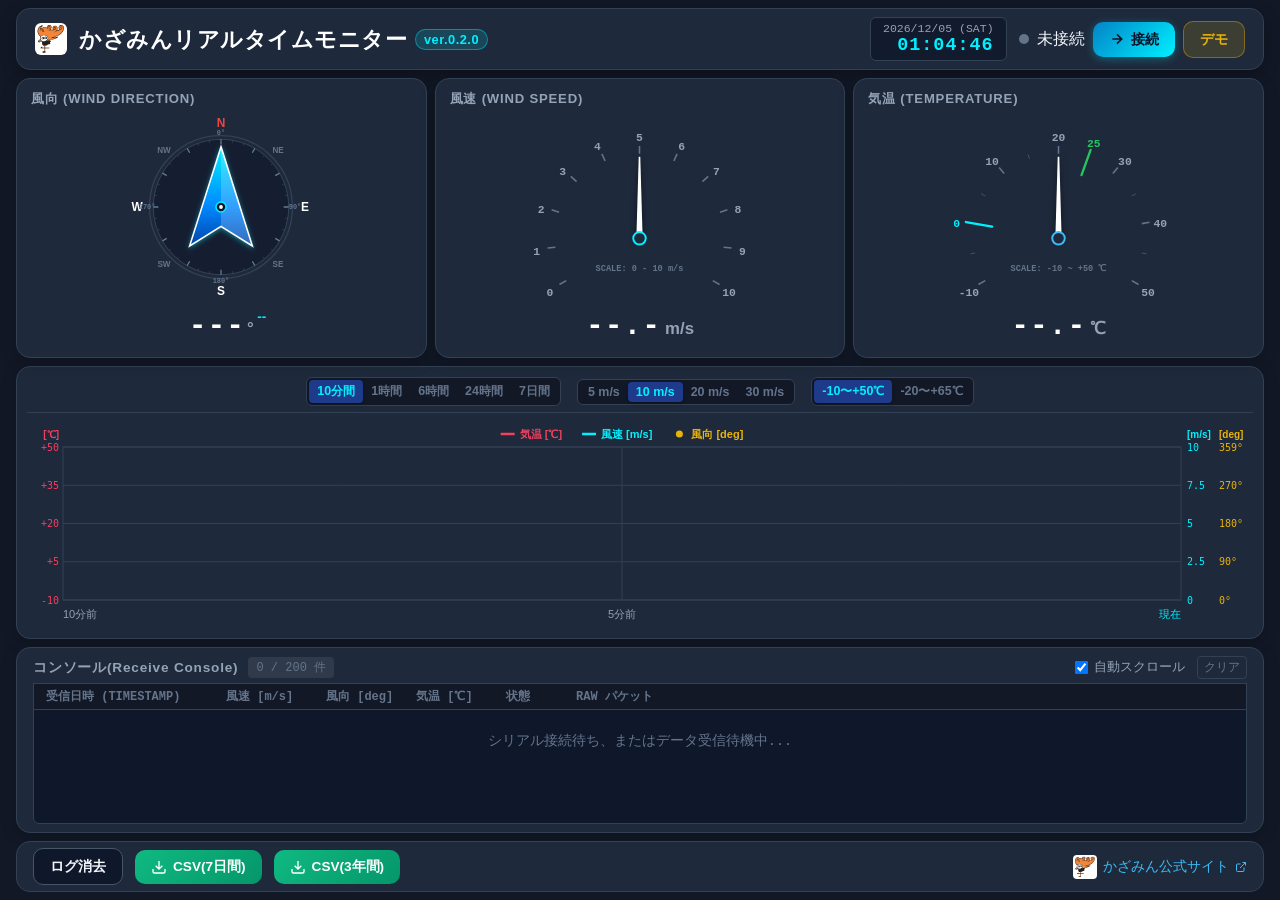
<file: index.html>
<!DOCTYPE html>
<html lang="ja">
<head>
  <meta charset="UTF-8">
  <meta name="viewport" content="width=device-width, initial-scale=1.0, maximum-scale=1.0, user-scalable=no">
  <title>かざみんリアルタイムモニター ver.0.2.0</title>
  <meta name="description" content="超音波風向風速計 かざみん (KZM100A/KZM100LR) Web Serial API リアルタイム計測モニター">
  <meta name="theme-color" content="#131f3d">
  <!-- PWA Manifest -->
  <link rel="manifest" href="./manifest.json">
  <!-- ファビコン (SVG) -->
  <link rel="icon" type="image/svg+xml" href="[data-uri]">
  <style>
/**
 * main.css
 * かざみんリアルタイムモニター (Web Serial Monitor) スタイルシート
 */

:root {
  --bg-primary: #121826;
  --bg-card: #1e293b;
  --bg-card-hover: #27354a;
  --bg-input: #0f172a;
  --border-color: #334155;
  --border-light: #475569;

  --text-primary: #f1f5f9;
  --text-secondary: #94a3b8;
  --text-muted: #64748b;

  --accent-cyan: #00f0ff;
  --accent-blue: #38bdf8;
  --accent-green: #22c55e;
  --accent-yellow: #eab308;
  --accent-red: #ef4444;

  --font-family: -apple-system, BlinkMacSystemFont, "Segoe UI", Roboto, "Helvetica Neue", Arial, sans-serif;
  --font-mono: ui-monospace, SFMono-Regular, Menlo, Monaco, Consolas, "Liberation Mono", "Courier New", monospace;

  --radius-sm: 6px;
  --radius-md: 10px;
  --radius-lg: 14px;
}

* {
  box-sizing: border-box;
  margin: 0;
  padding: 0;
}

body {
  background-color: var(--bg-primary);
  color: var(--text-primary);
  font-family: var(--font-family);
  min-height: 100vh;
  display: flex;
  flex-direction: column;
  overflow-x: hidden;
  -webkit-font-smoothing: antialiased;
}

/* アプリケーション全体コンテナ */
.app-container {
  display: flex;
  flex-direction: column;
  min-height: 100vh;
  width: 100%;
  max-width: 100%;
  margin: 0;
  padding: 8px 16px;
  gap: 8px;
  box-sizing: border-box;
}

/* ヘッダーエリア */
.app-header {
  display: flex;
  align-items: center;
  justify-content: space-between;
  flex-wrap: wrap;
  gap: 10px;
  background-color: var(--bg-card);
  border: 1px solid var(--border-color);
  border-radius: var(--radius-lg);
  padding: 8px 18px;
  box-shadow: 0 4px 16px rgba(0, 0, 0, 0.3);
  flex-shrink: 0;
}

.header-brand {
  display: flex;
  align-items: center;
  gap: 12px;
}

.header-logo {
  width: 32px;
  height: 32px;
  background-color: #ffffff;
  border-radius: var(--radius-sm);
  padding: 2px;
  box-sizing: border-box;
  display: block;
  flex-shrink: 0;
}

.header-title {
  font-size: 1.4rem;
  font-weight: 700;
  letter-spacing: 0.5px;
  color: #ffffff;
  display: flex;
  align-items: center;
  gap: 8px;
}

.header-version {
  font-size: 0.8rem;
  padding: 2px 8px;
  background-color: rgba(0, 240, 255, 0.15);
  color: var(--accent-cyan);
  border: 1px solid rgba(0, 240, 255, 0.4);
  border-radius: 9999px;
  font-weight: 600;
}

.header-controls {
  display: flex;
  align-items: center;
  gap: 12px;
  flex-wrap: wrap;
}

/* デジタル時計 */
.digital-clock-widget {
  display: flex;
  flex-direction: column;
  align-items: flex-end;
  background-color: rgba(15, 23, 42, 0.8);
  padding: 4px 12px;
  border-radius: var(--radius-sm);
  border: 1px solid var(--border-color);
}

.clock-date {
  font-size: 0.72rem;
  color: var(--text-secondary);
  font-family: var(--font-mono);
}

.clock-time {
  font-size: 1.15rem;
  font-weight: 700;
  color: var(--accent-cyan);
  font-family: var(--font-mono);
  letter-spacing: 1px;
}

/* 接続ボタン & デモモード */
.serial-controls {
  display: flex;
  align-items: center;
  gap: 8px;
}

.btn {
  padding: 8px 16px;
  font-size: 0.9rem;
  font-weight: 600;
  border-radius: var(--radius-md);
  border: none;
  cursor: pointer;
  transition: all 0.2s ease;
  display: inline-flex;
  align-items: center;
  justify-content: center;
  gap: 6px;
}

.btn-primary {
  background: linear-gradient(135deg, #0284c7, #00f0ff);
  color: #0b1329;
  box-shadow: 0 2px 8px rgba(0, 240, 255, 0.3);
}

.btn-primary:hover {
  filter: brightness(1.1);
  transform: translateY(-1px);
}

.btn-danger {
  background: linear-gradient(135deg, #dc2626, #ef4444);
  color: #ffffff;
  box-shadow: 0 2px 8px rgba(239, 68, 68, 0.3);
}

.btn-danger:hover {
  filter: brightness(1.1);
  transform: translateY(-1px);
}

.btn-secondary {
  background-color: var(--bg-input);
  color: var(--text-primary);
  border: 1px solid var(--border-light);
}

.btn-secondary:hover {
  background-color: var(--bg-card-hover);
  border-color: var(--accent-cyan);
}

.btn-demo {
  background-color: rgba(234, 179, 8, 0.15);
  color: var(--accent-yellow);
  border: 1px solid rgba(234, 179, 8, 0.4);
}

.btn-demo.active {
  background: linear-gradient(135deg, #ca8a04, #eab308);
  color: #0b1329;
  font-weight: 700;
}

.connection-status-dot {
  width: 10px;
  height: 10px;
  border-radius: 50%;
  background-color: var(--text-muted);
  display: inline-block;
  margin-right: 4px;
}

.connection-status-dot.connected {
  background-color: var(--accent-green);
  box-shadow: 0 0 8px var(--accent-green);
}

.connection-status-dot.demo {
  background-color: var(--accent-yellow);
  box-shadow: 0 0 8px var(--accent-yellow);
}

/* メインコンテンツレイアウト */
.app-main {
  display: flex;
  flex-direction: column;
  gap: 8px;
  flex: 1;
  min-height: 0;
}

/* 上段: 3連メーターパネル */
.gauges-section {
  display: grid;
  grid-template-columns: repeat(3, 1fr);
  gap: 8px;
  align-items: stretch;
  flex: none;
  min-height: 280px;
}

#gauge-dir-container,
#gauge-speed-container,
#gauge-temp-container {
  height: 100%;
  display: flex;
  flex-direction: column;
  min-height: 0;
}

.gauge-card {
  background-color: var(--bg-card);
  border: 1px solid var(--border-color);
  border-radius: var(--radius-lg);
  padding: 10px 14px;
  display: flex;
  flex-direction: column;
  justify-content: space-between;
  box-shadow: 0 4px 16px rgba(0, 0, 0, 0.2);
  height: 280px;
  position: relative;
  overflow: hidden;
}

.gauge-header {
  display: flex;
  justify-content: space-between;
  align-items: center;
  margin-bottom: 4px;
  min-height: 20px;
  flex-shrink: 0;
}

.gauge-title {
  font-size: 0.82rem;
  font-weight: 700;
  color: var(--text-secondary);
  letter-spacing: 0.8px;
}

.gauge-badge {
  font-size: 0.72rem;
  font-weight: 700;
  padding: 2px 6px;
  border-radius: 4px;
  background-color: var(--accent-red);
  color: #ffffff;
  animation: pulse-badge 1s infinite alternate;
}

@keyframes pulse-badge {
  from { opacity: 0.7; }
  to { opacity: 1; transform: scale(1.05); }
}

.gauge-body {
  flex: 1;
  display: flex;
  align-items: center;
  justify-content: center;
  position: relative;
  min-height: 180px;
  max-height: 200px;
}

.gauge-footer {
  margin-top: 4px;
  text-align: center;
  min-height: 42px;
  display: flex;
  flex-direction: column;
  justify-content: center;
  align-items: center;
  flex-shrink: 0;
}

.gauge-value-display {
  display: flex;
  align-items: baseline;
  justify-content: center;
  gap: 4px;
}

.value-number {
  font-size: 1.85rem;
  font-weight: 800;
  font-family: var(--font-mono);
  color: #ffffff;
  letter-spacing: 1px;
}

.value-number.error-text {
  color: var(--accent-red);
  animation: pulse-badge 0.8s infinite alternate;
}

.value-unit {
  font-size: 1.05rem;
  font-weight: 600;
  color: var(--text-secondary);
}

.value-sub {
  font-size: 0.85rem;
  color: var(--accent-cyan);
  margin-left: 8px;
  font-weight: 600;
}

.dir-value-display {
  position: relative;
  display: flex;
  justify-content: center;
  align-items: baseline;
  width: 100%;
}

.dir-main-val {
  display: flex;
  align-items: baseline;
  justify-content: center;
  gap: 2px;
}

.dir-name-label {
  position: absolute;
  left: calc(50% + 36px);
  white-space: nowrap;
  margin-left: 0;
}

/* コンパス SVG */
.compass-svg {
  height: 100%;
  min-height: 180px;
  max-height: 200px;
  width: auto;
  max-width: 100%;
}

.compass-outer-ring {
  fill: none;
  stroke: var(--border-color);
  stroke-width: 2;
}

.compass-inner-ring {
  fill: rgba(15, 23, 42, 0.6);
  stroke: var(--border-light);
  stroke-width: 1;
}

.compass-label {
  fill: var(--text-secondary);
  text-anchor: middle;
  dominant-baseline: central;
  font-weight: 700;
}

.compass-label.major-label {
  font-size: 19px;
  font-weight: 800;
  fill: #ffffff;
}

.compass-label.label-n {
  fill: var(--accent-red);
}

.compass-label.minor-label {
  font-size: 13px;
  font-weight: 700;
  fill: var(--text-muted);
}

.compass-deg-label {
  font-size: 11px;
  font-weight: 600;
  fill: var(--text-muted);
  text-anchor: middle;
  dominant-baseline: central;
  font-family: var(--font-mono);
}

/* スピードメーター SVG */
.speed-svg {
  height: 100%;
  min-height: 180px;
  max-height: 200px;
  width: auto;
  max-width: 100%;
}

.speed-arc-track {
  fill: none;
  stroke: #1e293b;
  stroke-width: 16;
  stroke-linecap: round;
}

.speed-arc-fill {
  fill: none;
  stroke-width: 16;
  stroke-linecap: round;
  transition: stroke-dashoffset 0.4s ease;
}

.speed-arc-mask {
  fill: none;
  stroke: #ffffff;
  stroke-width: 16;
  stroke-linecap: round;
  transition: stroke-dashoffset 0.4s cubic-bezier(0.2, 0.8, 0.2, 1);
}

.speed-arc-seg {
  fill: none;
  stroke-width: 16;
  stroke-linecap: butt;
}

.speed-arc-error {
  fill: none;
  stroke-width: 16;
  stroke-linecap: round;
}

.speed-tick-text {
  font-size: 14.5px;
  font-weight: 700;
  fill: var(--text-secondary);
  font-family: var(--font-mono);
}

.speed-scale-indicator {
  font-size: 11px;
  font-weight: 600;
  fill: var(--text-muted);
  text-anchor: middle;
  font-family: var(--font-mono);
}

/* 温度計 SVG・スタイル */
.temp-svg {
  height: 100%;
  min-height: 180px;
  max-height: 200px;
  width: auto;
  max-width: 100%;
}

.temp-arc-track {
  fill: none;
  stroke: #1e293b;
  stroke-width: 16;
  stroke-linecap: round;
}

.temp-arc-mask {
  fill: none;
  stroke: #ffffff;
  stroke-width: 16;
  stroke-linecap: round;
  transition: stroke-dashoffset 0.4s cubic-bezier(0.2, 0.8, 0.2, 1);
}

.temp-arc-seg {
  fill: none;
  stroke-width: 16;
  stroke-linecap: butt;
}

.temp-tick-text {
  font-size: 14.5px;
  font-weight: 700;
  fill: var(--text-secondary);
  font-family: var(--font-mono);
}

.temp-scale-indicator {
  font-size: 11px;
  font-weight: 600;
  fill: var(--text-muted);
  text-anchor: middle;
  font-family: var(--font-mono);
}

/* 中段: 時間軸グラフパネル */
.chart-section {
  background-color: var(--bg-card);
  border: 1px solid var(--border-color);
  border-radius: var(--radius-lg);
  padding: 10px 10px;
  box-shadow: 0 4px 16px rgba(0, 0, 0, 0.2);
  display: flex;
  flex-direction: column;
  flex: 1.35;
  min-height: 0;
}

.chart-panel {
  display: flex;
  flex-direction: column;
  flex: 1;
  min-height: 0;
}

.chart-controls-bar {
  display: flex;
  align-items: center;
  justify-content: center;
  flex-wrap: wrap;
  gap: 16px;
  margin-bottom: 6px;
  padding-bottom: 6px;
  border-bottom: 1px solid var(--border-color);
  flex-shrink: 0;
}

.control-group {
  display: flex;
  align-items: center;
  gap: 8px;
  flex-wrap: wrap;
}

.control-label {
  font-size: 0.8rem;
  color: var(--text-secondary);
  font-weight: 600;
}

.btn-group {
  display: inline-flex;
  background-color: var(--bg-primary);
  border-radius: var(--radius-sm);
  padding: 2px;
  border: 1px solid var(--border-color);
}

.btn-scale {
  background: none;
  border: none;
  color: var(--text-muted);
  padding: 3px 8px;
  font-size: 0.78rem;
  font-weight: 600;
  border-radius: 4px;
  cursor: pointer;
  transition: all 0.2s ease;
}

.btn-scale:hover {
  color: var(--text-primary);
}

.btn-scale.active {
  background-color: #1e3a8a;
  color: var(--accent-cyan);
  box-shadow: 0 1px 4px rgba(0, 0, 0, 0.3);
}

.chart-canvas-wrapper {
  width: 100%;
  position: relative;
  flex: 1;
  min-height: 160px;
  height: auto;
}

#time-series-canvas {
  position: absolute;
  top: 0;
  left: 0;
  width: 100%;
  height: 100%;
  display: block;
}

/* 下段: 受信コンソール & CSV出力 */
.bottom-section {
  display: flex;
  flex-direction: column;
  flex: 1;
  min-height: 0;
}

#console-container {
  display: flex;
  flex-direction: column;
  flex: 1;
  height: 100%;
  min-height: 0;
}

.console-card {
  background-color: var(--bg-card);
  border: 1px solid var(--border-color);
  border-radius: var(--radius-lg);
  padding: 8px 16px;
  box-shadow: 0 4px 16px rgba(0, 0, 0, 0.2);
  display: flex;
  flex-direction: column;
  flex: 1;
  min-height: 0;
}

.console-header {
  display: flex;
  justify-content: space-between;
  align-items: center;
  margin-bottom: 4px;
  flex-wrap: wrap;
  gap: 8px;
  flex-shrink: 0;
}

.console-title-area {
  display: flex;
  align-items: center;
  gap: 10px;
}

.console-title {
  font-size: 0.85rem;
  font-weight: 700;
  color: var(--text-secondary);
  letter-spacing: 0.8px;
}

.console-count-badge {
  font-size: 0.75rem;
  background-color: rgba(255, 255, 255, 0.08);
  padding: 2px 8px;
  border-radius: 4px;
  color: var(--text-muted);
  font-family: var(--font-mono);
}

.console-actions {
  display: flex;
  align-items: center;
  gap: 12px;
}

.auto-scroll-label {
  font-size: 0.8rem;
  color: var(--text-secondary);
  display: flex;
  align-items: center;
  gap: 6px;
  cursor: pointer;
}

.btn-clear-console {
  background: none;
  border: 1px solid var(--border-color);
  color: var(--text-muted);
  padding: 2px 6px;
  font-size: 0.75rem;
  border-radius: 4px;
  cursor: pointer;
}

.btn-clear-console:hover {
  color: var(--text-primary);
  border-color: var(--border-light);
}

.console-table-header {
  display: grid;
  grid-template-columns: 180px 100px 90px 90px 70px 1fr;
  padding: 4px 12px;
  background-color: var(--bg-primary);
  border: 1px solid var(--border-color);
  border-bottom: none;
  font-size: 0.75rem;
  font-weight: 700;
  color: var(--text-muted);
  font-family: var(--font-mono);
  flex-shrink: 0;
}

.console-body {
  flex: 1;
  min-height: 65px;
  height: auto;
  overflow-y: auto;
  background-color: #0f172a;
  border: 1px solid var(--border-color);
  border-radius: 0 0 var(--radius-sm) var(--radius-sm);
  padding: 2px 0;
  font-family: var(--font-mono);
  font-size: 0.82rem;
}

.console-placeholder {
  color: var(--text-muted);
  padding: 20px;
  text-align: center;
  font-size: 0.85rem;
}

.console-row {
  display: grid;
  grid-template-columns: 180px 100px 90px 90px 70px 1fr;
  padding: 3px 12px;
  border-bottom: 1px solid rgba(255, 255, 255, 0.03);
  align-items: center;
  transition: background-color 0.1s ease;
}

.console-row:hover {
  background-color: rgba(255, 255, 255, 0.04);
}

.console-row.row-error {
  background-color: rgba(239, 68, 68, 0.15);
  color: #fca5a5;
}

.col-speed.val-error {
  color: var(--accent-red);
  font-weight: 700;
}

.badge-ok {
  color: var(--accent-green);
  font-weight: 700;
}

.badge-err {
  color: var(--accent-red);
  font-weight: 700;
}

.col-raw {
  color: var(--text-muted);
  overflow: hidden;
  text-overflow: ellipsis;
  white-space: nowrap;
}

/* フッターエリア */
.app-footer {
  display: flex;
  align-items: center;
  justify-content: space-between;
  flex-wrap: wrap;
  gap: 8px;
  padding: 6px 16px;
  background-color: var(--bg-card);
  border: 1px solid var(--border-color);
  border-radius: var(--radius-lg);
  margin-top: 0;
  flex-shrink: 0;
}

.footer-left {
  display: flex;
  align-items: center;
  flex-wrap: wrap;
  gap: 12px;
}

.footer-link {
  color: var(--accent-blue);
  text-decoration: none;
  font-size: 0.85rem;
  display: flex;
  align-items: center;
  gap: 6px;
  transition: color 0.2s;
}

.footer-link:hover {
  color: var(--accent-cyan);
  text-decoration: underline;
}

.footer-logo {
  width: 24px;
  height: 24px;
  background-color: #ffffff;
  border-radius: 4px;
  padding: 1.5px;
  box-sizing: border-box;
  display: inline-block;
  vertical-align: middle;
  flex-shrink: 0;
}

.footer-right {
  display: flex;
  align-items: center;
  gap: 16px;
}

.btn-csv {
  background: linear-gradient(135deg, #10b981, #059669);
  color: #ffffff;
  padding: 8px 16px;
  font-size: 0.85rem;
}

.btn-csv:hover {
  filter: brightness(1.1);
}

/* モーダルダイアログ（ログ消去選択） */
.modal-overlay {
  position: fixed;
  inset: 0;
  background-color: rgba(11, 19, 41, 0.78);
  backdrop-filter: blur(3px);
  display: flex;
  align-items: center;
  justify-content: center;
  z-index: 1000;
  padding: 16px;
}

.modal-overlay[hidden] {
  display: none !important;
}

.modal-dialog {
  background-color: var(--bg-card);
  border: 1px solid var(--border-light);
  border-radius: var(--radius-lg);
  padding: 20px 24px;
  max-width: 400px;
  width: 100%;
  box-shadow: 0 12px 32px rgba(0, 0, 0, 0.5);
  display: flex;
  flex-direction: column;
  gap: 14px;
}

.modal-title {
  font-size: 1.1rem;
  font-weight: 700;
  color: var(--text-primary);
}

.modal-message {
  font-size: 0.9rem;
  color: var(--text-secondary);
  line-height: 1.5;
}

.modal-actions {
  display: flex;
  flex-direction: column;
  gap: 10px;
  margin-top: 4px;
}

/* 16:9 大画面およびデスクトップ表示（全画面表示最適化） */
@media (min-width: 901px) and (min-height: 800px) {
  body {
    height: 100vh;
    overflow: hidden;
  }
  .app-container {
    height: 100vh;
    max-height: 100vh;
    overflow: hidden;
  }
}

/* タブレット・中画面対応 */
@media (max-width: 900px) {
  body {
    overflow-y: auto;
  }
  .app-container {
    height: auto;
    min-height: 100vh;
    padding: 10px 12px;
    gap: 12px;
  }
  .gauge-card {
    height: 280px;
    min-height: 280px;
    padding: 10px 10px;
  }
  .gauge-title {
    font-size: 0.78rem;
    letter-spacing: 0.5px;
  }
  .gauge-body {
    min-height: 180px;
    max-height: 200px;
  }
  .compass-svg, .speed-svg, .temp-svg {
    max-height: 200px;
  }
  .chart-section {
    flex: none;
    height: auto;
  }
  .chart-canvas-wrapper {
    height: 360px;
    min-height: 360px;
  }
  #time-series-canvas {
    position: relative;
    height: 360px;
  }
  .bottom-section {
    flex: none;
    height: auto;
  }
  .console-body {
    height: 180px;
    flex: none;
  }
}

/* 横方向に余裕が無い場合（スマートフォン縦画面・狭画面）: 3連メーターを縦並びに配置 */
@media (max-width: 600px) and (orientation: portrait), (max-width: 520px) {
  .gauges-section {
    grid-template-columns: 1fr;
    flex: none;
  }
}

/* スマホ対応 */
@media (max-width: 680px) {
  .app-header {
    flex-direction: column;
    align-items: flex-start;
  }
  .header-controls {
    width: 100%;
    justify-content: space-between;
  }
  .chart-canvas-wrapper {
    height: 320px;
    min-height: 320px;
  }
  #time-series-canvas {
    height: 320px;
  }
  .console-table-header, .console-row {
    grid-template-columns: 120px 70px 60px 60px 50px 1fr;
    font-size: 0.72rem;
  }
  .app-footer {
    flex-direction: column;
    align-items: flex-start;
  }
}

/* 画面高さが小さい場合のスクロール許可 */
@media (max-height: 799px) and (min-width: 901px) {
  body {
    overflow-y: auto;
  }
  .app-container {
    height: auto;
    min-height: 100vh;
  }
  .gauge-card {
    height: 280px;
    min-height: 280px;
  }
  .chart-section {
    flex: none;
    height: auto;
  }
  .chart-canvas-wrapper {
    min-height: 240px;
    height: 240px;
  }
  #time-series-canvas {
    position: relative;
    height: 240px;
  }
  .bottom-section {
    flex: none;
    height: auto;
  }
  .console-card {
    flex: none;
    height: auto;
  }
  .console-body {
    height: 120px;
    min-height: 120px;
    max-height: 120px;
    flex: none;
  }
}
  </style>
  <script>
    window.onerror = function(msg, url, lineNo, columnNo, error) {
      console.error('[Kazamin Monitor] Unhandled Error:', msg, 'at', url + ':' + lineNo, error);
      return false;
    };
    window.addEventListener('unhandledrejection', function(event) {
      console.error('[Kazamin Monitor] Unhandled Promise Rejection:', event.reason);
    });
  </script>
</head>
<body>
  <!-- かざみん アイコンシンボル定義 (スタンドアロン単一ファイル配信用) -->
  <svg style="display: none;" xmlns="http://www.w3.org/2000/svg">
    <symbol id="kazamin-icon" viewBox="0 0 562 562">
      <path d="M0 0 C8.23898198 6.1102498 13.15113702 15.25733408 15.375 25.1875 C18.17293761 43.38851682 11.66185852 61.69225311 1.61328125 76.73046875 C1.08089844 77.47941406 0.54851562 78.22835937 0 79 C-0.52207031 79.75925781 -1.04414063 80.51851563 -1.58203125 81.30078125 C-2.04996094 81.86152344 -2.51789063 82.42226562 -3 83 C-3.66 83 -4.32 83 -5 83 C-5.99 84.98 -5.99 84.98 -7 87 C-3.12420376 87.90892567 0.47618839 88.12881615 4.453125 88.1328125 C6.33028198 88.13583374 6.33028198 88.13583374 8.24536133 88.13891602 C9.58024269 88.13482954 10.91512244 88.13018074 12.25 88.125 C12.92340424 88.12378143 13.59680847 88.12256287 14.2906189 88.12130737 C27.59476472 88.09295808 40.78878965 87.68142677 54 86 C54.22101175 83.85381922 54.22101175 83.85381922 52.42578125 82.22265625 C51.72839844 81.50980469 51.03101563 80.79695313 50.3125 80.0625 C44.73725627 73.93368597 40.54867515 66.41301899 40 58 C39.94972656 57.360625 39.89945312 56.72125 39.84765625 56.0625 C39.29661774 43.71923746 43.81383316 31.71010236 51.6875 22.3125 C61.14539004 12.28784502 72.47433587 6.77731902 86.2265625 5.76171875 C99.30136912 5.476177 109.63999243 8.958204 120 17 C131.46750941 27.31672062 136.68075178 40.82993521 138.3125 55.8828125 C139.05251987 72.48700842 133.2145541 88.86818235 125 103 C145.21273815 98.82563016 164.60836976 92.39572414 183 83 C179.82460444 79.57421051 179.82460444 79.57421051 176 77 C176 76.34 176 75.68 176 75 C175.4121875 74.76023437 174.824375 74.52046875 174.21875 74.2734375 C168.35827926 70.90985746 164.92804126 63.54076481 162.5625 57.4375 C159.49637875 47.13745633 159.43565639 35.40799173 163.74609375 25.48046875 C164.15988281 24.66191406 164.57367188 23.84335937 165 23 C165.42410156 22.15050781 165.84820312 21.30101563 166.28515625 20.42578125 C173.77134967 6.80883333 186.00811988 -1.44173022 200.4375 -6.5 C213.4456579 -10.0649641 225.92722852 -8.32079729 238.0625 -2.875 C251.86591648 4.48682212 259.04949265 16.25483319 264.0546875 30.640625 C271.90907654 58.55291662 260.91181209 90.08070688 248.16894531 114.81933594 C242.54363884 125.31332871 235.40022624 134.7081788 228 144 C227.28457031 144.94746094 226.56914062 145.89492187 225.83203125 146.87109375 C225.22746094 147.57363281 224.62289063 148.27617187 224 149 C223.34 149 222.68 149 222 149 C221.74734375 149.57621094 221.4946875 150.15242187 221.234375 150.74609375 C216.48629574 159.41584606 206.65745489 165.65891115 198.90332031 171.54980469 C196.99621206 173.00288614 195.10316818 174.47292961 193.2109375 175.9453125 C183.94035355 183.09787594 174.30503556 189.49454169 164.31103516 195.59033203 C162.82825182 196.49478914 161.34847027 197.40419666 159.87255859 198.31982422 C128.10528785 218.01628934 92.55238331 230.61115584 57.13745117 241.99121094 C55.08816705 242.65012013 53.04214447 243.31928518 51 244 C66.81666216 246.26474146 82.42447075 245.36376336 98 242 C98.66273926 241.86078125 99.32547852 241.7215625 100.00830078 241.578125 C112.93574511 238.80176112 125.84672913 234.69239506 137.91015625 229.26953125 C141.24187645 227.90061966 142.64815784 227.81699688 146 229 C147 230 147 230 147.55078125 232.67578125 C146.93097948 236.41657068 146.55183462 236.78163559 143.73046875 239.04296875 C142.23270952 240.11468065 140.71686133 241.16138938 139.1875 242.1875 C138.37434326 242.74993408 137.56118652 243.31236816 136.72338867 243.8918457 C85.24555433 278.96633903 22.9675512 290.67405003 -38.30175781 281.43652344 C-44.24403011 280.47517862 -50.136002 279.36439557 -56 278 C-56.2578125 278.89332031 -56.515625 279.78664063 -56.78125 280.70703125 C-57.99164501 283.97742546 -59.29939669 286.01600488 -61.5 288.6875 C-63.45970464 291.09145971 -65.27642504 293.41463756 -67 296 C-67.66 296 -68.32 296 -69 296 C-69.268125 296.639375 -69.53625 297.27875 -69.8125 297.9375 C-71 300 -71 300 -74 301 C-74 301.66 -74 302.32 -74 303 C-74.66 303.33 -75.32 303.66 -76 304 C-66.76725725 304.58027014 -58.9035965 303.99434603 -50 301.5 C-33.91275291 297.08702413 -20.09514142 298.0970253 -5.0625 305.9375 C4.78739909 311.64612765 4.78739909 311.64612765 7.0625 316.0625 C6.97165795 318.8786037 5.88810175 319.94281451 4 322 C1.4765625 323.0546875 1.4765625 323.0546875 -1.375 323.875 C-6.75412743 325.70830895 -9.08089266 327.10343285 -12 332 C-14.96395159 338.75780962 -13.41739754 343.20722348 -11.04296875 350.046875 C-10.69878906 351.02140625 -10.35460937 351.9959375 -10 353 C-8.64083042 357.45642874 -8.84583593 361.49633882 -10 366 C-15.73231253 373.81678981 -25.8701315 376.42540059 -34.9453125 378.45703125 C-39.79805374 379.3138684 -43.77048586 378.32110703 -48.3515625 376.6015625 C-51.9962947 375.77370297 -53.70471357 376.24605722 -57 378 C-58.58199929 380.43429411 -59.73413036 382.50618559 -60.875 385.125 C-61.18179688 385.78371094 -61.48859375 386.44242187 -61.8046875 387.12109375 C-62.55498855 388.73893038 -63.28006225 390.3684251 -64 392 C-64.66 392 -65.32 392 -66 392 C-66.33 392.99 -66.66 393.98 -67 395 C-69.546875 396.5703125 -69.546875 396.5703125 -72.75 398.125 C-73.79671875 398.64320313 -74.8434375 399.16140625 -75.921875 399.6953125 C-81.58609688 402.09613751 -86.7530628 402.15502198 -92.8125 402.125 C-93.58142578 402.12886719 -94.35035156 402.13273437 -95.14257812 402.13671875 C-100.17944806 402.1282177 -105.01409716 401.71633268 -110 401 C-111.24551699 405.81398781 -111.12689044 410.52346887 -111.09765625 415.45703125 C-111.0962413 416.35999435 -111.09482635 417.26295746 -111.09336853 418.19328308 C-111.08778823 421.06638963 -111.07523934 423.93941716 -111.0625 426.8125 C-111.05748245 428.76497283 -111.05291999 430.71744689 -111.04882812 432.66992188 C-111.03782525 437.44664485 -111.02057418 442.22330904 -111 447 C-110.00663635 446.99111755 -109.01327271 446.98223511 -107.98980713 446.9730835 C-98.63164962 446.89202258 -89.27356327 446.83204664 -79.91513443 446.79275131 C-75.10375596 446.77187 -70.29266075 446.74354246 -65.48144531 446.69824219 C-60.83895837 446.65480378 -56.19674399 446.63086699 -51.55406952 446.62049103 C-49.78220071 446.61309604 -48.01034693 446.59865537 -46.23859406 446.57707977 C-43.75801779 446.54807185 -41.27856996 446.54404281 -38.79785156 446.54589844 C-38.06417358 446.53151733 -37.33049561 446.51713623 -36.57458496 446.50231934 C-33.13007132 446.53022876 -31.30072081 446.77578163 -28.50482178 448.8604126 C-27 451 -27 451 -27.125 453.6875 C-28 456 -28 456 -30 457 C-32.5622268 457.12226853 -35.09908818 457.18565577 -37.66259766 457.20532227 C-38.45292892 457.21522186 -39.24326019 457.22512146 -40.05754089 457.23532104 C-42.6763507 457.26697122 -45.29517866 457.29170733 -47.9140625 457.31640625 C-49.72724892 457.33697274 -51.54043052 457.35796913 -53.35360718 457.37937927 C-58.13098242 457.43463142 -62.90840115 457.48402682 -67.68585205 457.53222656 C-73.41527068 457.59123999 -79.14460964 457.65748523 -84.8739624 457.72252655 C-93.58259304 457.82057561 -102.29127425 457.90940458 -111 458 C-111 480.11 -111 502.22 -111 525 C-108.69 526.32 -106.38 527.64 -104 529 C-102.56695936 531.86608129 -102.69355845 533.81300783 -103 537 C-105.72096784 541.94243434 -108.60491276 544.41190252 -113.4375 547.25 C-115.10619141 548.24773437 -115.10619141 548.24773437 -116.80859375 549.265625 C-122.82911009 552.53748455 -127.28282673 553.38825298 -134.0625 553.4375 C-134.86494141 553.47037109 -135.66738281 553.50324219 -136.49414062 553.53710938 C-138.7728719 553.55791107 -140.77620985 553.50171217 -143 553 C-145.55859375 550.59765625 -145.55859375 550.59765625 -147 548 C-147 547.34 -147 546.68 -147 546 C-147.680625 546.226875 -148.36125 546.45375 -149.0625 546.6875 C-152.98783202 547.10508851 -155.85524116 546.31013091 -159 544 C-161.62385212 540.51687468 -162.84745919 537.11136879 -163.4375 532.8125 C-162.91265031 529.4384663 -162.11920656 527.68432831 -160 525 C-155.70165055 521.73172838 -151.58321517 519.97687165 -146.375 518.75 C-145.67785889 518.58161621 -144.98071777 518.41323242 -144.26245117 518.23974609 C-136.08563809 516.3927351 -128.87750634 515.84899747 -121 519 C-121 498.54 -121 478.08 -121 457 C-126.59582031 457.05800781 -132.19164062 457.11601562 -137.95703125 457.17578125 C-141.49807578 457.20132331 -145.03900705 457.22539231 -148.58007812 457.24414062 C-154.20312021 457.27405283 -159.82575599 457.30947117 -165.44848633 457.37719727 C-169.98076012 457.4314483 -174.51259836 457.46140586 -179.04517174 457.47438622 C-180.77602689 457.48363861 -182.50685769 457.50170637 -184.23752785 457.52865028 C-186.65863531 457.56485067 -189.07793387 457.56994941 -191.49926758 457.56762695 C-192.21783936 457.58560333 -192.93641113 457.60357971 -193.67675781 457.62210083 C-195.67805481 457.60127258 -195.67805481 457.60127258 -199 457 C-200.96879578 454.46452332 -200.96879578 454.46452332 -202 452 C-200.01966068 448.46624164 -197.9154667 445.65926699 -195.05859375 442.79296875 C-194.31029297 442.04208984 -193.56199219 441.29121094 -192.79101562 440.51757812 C-192.01435547 439.74865234 -191.23769531 438.97972656 -190.4375 438.1875 C-189.26670898 437.00510742 -189.26670898 437.00510742 -188.07226562 435.79882812 C-186.95174805 434.68217773 -186.95174805 434.68217773 -185.80859375 433.54296875 C-185.12595459 432.86258545 -184.44331543 432.18220215 -183.73999023 431.48120117 C-182 430 -182 430 -180 430 C-179.67 429.01 -179.34 428.02 -179 427 C-176.6875 426.375 -176.6875 426.375 -174 426 C-171 428 -171 428 -170.48828125 429.8125 C-170.43027344 430.534375 -170.37226563 431.25625 -170.3125 432 C-170.24675781 432.70125 -170.18101562 433.4025 -170.11328125 434.125 C-169.94430483 438.41350505 -170 442.70816722 -170 447 C-154.16 447 -138.32 447 -122 447 C-121.67 432.48 -121.34 417.96 -121 403 C-125.95 403.66 -130.9 404.32 -136 405 C-144.51288591 405 -148.9943489 403.92630421 -155.5625 398.5625 C-166.93167243 387.76178619 -170.53455496 373.36047139 -171.875 358.25 C-172.3922153 346.07739814 -171.19583838 333.75852772 -168 322 C-173.93715246 320.23873946 -177.49508858 322.13283635 -182.8125 324.625 C-199.00453027 331.81203845 -220.02753736 339.96926017 -237.8125 334.8125 C-243.22645129 332.75959078 -245.9927996 329.74581403 -248.875 324.75 C-250.27941612 320.06861292 -250.41756367 316.68107564 -249 312 C-246.52085462 307.12536139 -244.18339863 303.14756863 -239 301 C-239 300.34 -239 299.68 -239 299 C-229.86508609 292.2322203 -219.3120744 287.64352093 -209 283 C-209.2165625 282.01902344 -209.433125 281.03804688 -209.65625 280.02734375 C-213.44813028 262.01084907 -212.38424569 247.06477977 -205.2421875 230.125 C-203.87687098 227.25071385 -203.87687098 227.25071385 -204 225 C-205.68006144 223.49457477 -205.68006144 223.49457477 -207.875 221.9375 C-213.19566338 217.92174615 -218.12414999 213.54140543 -223 209 C-223.88558594 208.18789063 -223.88558594 208.18789063 -224.7890625 207.359375 C-226 206 -226 206 -226 204 C-226.66 204 -227.32 204 -228 204 C-249.99591449 177.89373785 -261.93610793 142.54801878 -261.25 108.45703125 C-259.18226616 79.86414927 -249.0588026 52.0228116 -229 31 C-226.73046875 29.69140625 -226.73046875 29.69140625 -225 29 C-225 28.34 -225 27.68 -225 27 C-218.04316596 20.92946419 -210.29590004 16.01905892 -202 12 C-200.60007812 11.32130859 -200.60007812 11.32130859 -199.171875 10.62890625 C-187.75976307 5.48735315 -171.15716466 0.56966246 -158.703125 3.875 C-156 5 -156 5 -154.8125 6.8125 C-155.04927912 9.57492309 -156.11759817 10.73888482 -158.13671875 12.5703125 C-163.36885336 16.58490635 -169.04732733 20.15672341 -175 23 C-175 23.66 -175 24.32 -175 25 C-175.66 25 -176.32 25 -177 25 C-177 25.66 -177 26.32 -177 27 C-178.875 29.125 -178.875 29.125 -181 31 C-181.66 31 -182.32 31 -183 31 C-183.26425781 31.57234375 -183.52851563 32.1446875 -183.80078125 32.734375 C-185.06551927 35.12378234 -186.54701292 37.10272629 -188.1875 39.25 C-192.97329585 45.94609251 -195.90651574 53.42143369 -199 61 C-198.30777344 60.56429687 -197.61554688 60.12859375 -196.90234375 59.6796875 C-184.43443928 52.09052826 -171.29144167 47.02844866 -157 44 C-156.29858887 43.84901855 -155.59717773 43.69803711 -154.87451172 43.54248047 C-130.68272958 38.61482017 -103.13344694 38.97547705 -79 44 C-78.30293945 44.14405273 -77.60587891 44.28810547 -76.88769531 44.43652344 C-73.23621715 45.20885047 -69.61065872 46.05546776 -66 47 C-66.144375 46.3709375 -66.28875 45.741875 -66.4375 45.09375 C-69.0217716 33.17738653 -68.4097446 22.50822781 -62.25 11.6875 C-55.55488977 1.42276097 -47.16654871 -4.0818468 -35.45703125 -7.421875 C-22.35554293 -10.50457813 -11.17040858 -6.95567982 0 0 Z M-181 443 C-181.99 443.99 -182.98 444.98 -184 446 C-183.67 446.66 -183.34 447.32 -183 448 C-182.01 447.67 -181.02 447.34 -180 447 C-180.33 445.68 -180.66 444.36 -181 443 Z " transform="translate(274,9)" style="fill: #F38538;"/><path d="M0 0 C8.23898198 6.1102498 13.15113702 15.25733408 15.375 25.1875 C18.17293761 43.38851682 11.66185852 61.69225311 1.61328125 76.73046875 C1.08089844 77.47941406 0.54851562 78.22835937 0 79 C-0.52207031 79.75925781 -1.04414063 80.51851563 -1.58203125 81.30078125 C-2.04996094 81.86152344 -2.51789063 82.42226562 -3 83 C-3.66 83 -4.32 83 -5 83 C-5.99 84.98 -5.99 84.98 -7 87 C-3.12420376 87.90892567 0.47618839 88.12881615 4.453125 88.1328125 C6.33028198 88.13583374 6.33028198 88.13583374 8.24536133 88.13891602 C9.58024269 88.13482954 10.91512244 88.13018074 12.25 88.125 C12.92340424 88.12378143 13.59680847 88.12256287 14.2906189 88.12130737 C27.59476472 88.09295808 40.78878965 87.68142677 54 86 C54.22101175 83.85381922 54.22101175 83.85381922 52.42578125 82.22265625 C51.72839844 81.50980469 51.03101563 80.79695313 50.3125 80.0625 C44.73725627 73.93368597 40.54867515 66.41301899 40 58 C39.94972656 57.360625 39.89945312 56.72125 39.84765625 56.0625 C39.29661774 43.71923746 43.81383316 31.71010236 51.6875 22.3125 C61.14539004 12.28784502 72.47433587 6.77731902 86.2265625 5.76171875 C99.30136912 5.476177 109.63999243 8.958204 120 17 C131.46750941 27.31672062 136.68075178 40.82993521 138.3125 55.8828125 C139.05251987 72.48700842 133.2145541 88.86818235 125 103 C145.21273815 98.82563016 164.60836976 92.39572414 183 83 C179.82460444 79.57421051 179.82460444 79.57421051 176 77 C176 76.34 176 75.68 176 75 C175.4121875 74.76023437 174.824375 74.52046875 174.21875 74.2734375 C168.35827926 70.90985746 164.92804126 63.54076481 162.5625 57.4375 C159.49637875 47.13745633 159.43565639 35.40799173 163.74609375 25.48046875 C164.15988281 24.66191406 164.57367188 23.84335937 165 23 C165.42410156 22.15050781 165.84820312 21.30101563 166.28515625 20.42578125 C173.77134967 6.80883333 186.00811988 -1.44173022 200.4375 -6.5 C213.4456579 -10.0649641 225.92722852 -8.32079729 238.0625 -2.875 C251.86591648 4.48682212 259.04949265 16.25483319 264.0546875 30.640625 C271.90907654 58.55291662 260.91181209 90.08070688 248.16894531 114.81933594 C242.54363884 125.31332871 235.40022624 134.7081788 228 144 C227.28457031 144.94746094 226.56914062 145.89492187 225.83203125 146.87109375 C225.22746094 147.57363281 224.62289063 148.27617187 224 149 C223.34 149 222.68 149 222 149 C221.74734375 149.57621094 221.4946875 150.15242187 221.234375 150.74609375 C216.48629574 159.41584606 206.65745489 165.65891115 198.90332031 171.54980469 C196.99621206 173.00288614 195.10316818 174.47292961 193.2109375 175.9453125 C183.94035355 183.09787594 174.30503556 189.49454169 164.31103516 195.59033203 C162.82825182 196.49478914 161.34847027 197.40419666 159.87255859 198.31982422 C128.10528785 218.01628934 92.55238331 230.61115584 57.13745117 241.99121094 C55.08816705 242.65012013 53.04214447 243.31928518 51 244 C66.81666216 246.26474146 82.42447075 245.36376336 98 242 C98.66273926 241.86078125 99.32547852 241.7215625 100.00830078 241.578125 C112.93574511 238.80176112 125.84672913 234.69239506 137.91015625 229.26953125 C141.24187645 227.90061966 142.64815784 227.81699688 146 229 C147 230 147 230 147.55078125 232.67578125 C146.93097948 236.41657068 146.55183462 236.78163559 143.73046875 239.04296875 C142.23270952 240.11468065 140.71686133 241.16138938 139.1875 242.1875 C138.37434326 242.74993408 137.56118652 243.31236816 136.72338867 243.8918457 C85.24555433 278.96633903 22.9675512 290.67405003 -38.30175781 281.43652344 C-44.24403011 280.47517862 -50.136002 279.36439557 -56 278 C-56.2578125 278.89332031 -56.515625 279.78664063 -56.78125 280.70703125 C-57.99164501 283.97742546 -59.29939669 286.01600488 -61.5 288.6875 C-63.45970464 291.09145971 -65.27642504 293.41463756 -67 296 C-67.66 296 -68.32 296 -69 296 C-69.268125 296.639375 -69.53625 297.27875 -69.8125 297.9375 C-71 300 -71 300 -74 301 C-74 301.66 -74 302.32 -74 303 C-74.66 303.33 -75.32 303.66 -76 304 C-66.76725725 304.58027014 -58.9035965 303.99434603 -50 301.5 C-33.91275291 297.08702413 -20.09514142 298.0970253 -5.0625 305.9375 C4.78739909 311.64612765 4.78739909 311.64612765 7.0625 316.0625 C6.97165795 318.8786037 5.88810175 319.94281451 4 322 C1.4765625 323.0546875 1.4765625 323.0546875 -1.375 323.875 C-6.75412743 325.70830895 -9.08089266 327.10343285 -12 332 C-14.96395159 338.75780962 -13.41739754 343.20722348 -11.04296875 350.046875 C-10.69878906 351.02140625 -10.35460937 351.9959375 -10 353 C-8.64083042 357.45642874 -8.84583593 361.49633882 -10 366 C-15.73231253 373.81678981 -25.8701315 376.42540059 -34.9453125 378.45703125 C-39.79805374 379.3138684 -43.77048586 378.32110703 -48.3515625 376.6015625 C-51.9962947 375.77370297 -53.70471357 376.24605722 -57 378 C-58.58199929 380.43429411 -59.73413036 382.50618559 -60.875 385.125 C-61.18179688 385.78371094 -61.48859375 386.44242187 -61.8046875 387.12109375 C-62.55498855 388.73893038 -63.28006225 390.3684251 -64 392 C-64.66 392 -65.32 392 -66 392 C-66.33 392.99 -66.66 393.98 -67 395 C-69.546875 396.5703125 -69.546875 396.5703125 -72.75 398.125 C-73.79671875 398.64320313 -74.8434375 399.16140625 -75.921875 399.6953125 C-81.58609688 402.09613751 -86.7530628 402.15502198 -92.8125 402.125 C-93.58142578 402.12886719 -94.35035156 402.13273437 -95.14257812 402.13671875 C-100.17944806 402.1282177 -105.01409716 401.71633268 -110 401 C-111.24551699 405.81398781 -111.12689044 410.52346887 -111.09765625 415.45703125 C-111.0962413 416.35999435 -111.09482635 417.26295746 -111.09336853 418.19328308 C-111.08778823 421.06638963 -111.07523934 423.93941716 -111.0625 426.8125 C-111.05748245 428.76497283 -111.05291999 430.71744689 -111.04882812 432.66992188 C-111.03782525 437.44664485 -111.02057418 442.22330904 -111 447 C-110.00663635 446.99111755 -109.01327271 446.98223511 -107.98980713 446.9730835 C-98.63164962 446.89202258 -89.27356327 446.83204664 -79.91513443 446.79275131 C-75.10375596 446.77187 -70.29266075 446.74354246 -65.48144531 446.69824219 C-60.83895837 446.65480378 -56.19674399 446.63086699 -51.55406952 446.62049103 C-49.78220071 446.61309604 -48.01034693 446.59865537 -46.23859406 446.57707977 C-43.75801779 446.54807185 -41.27856996 446.54404281 -38.79785156 446.54589844 C-38.06417358 446.53151733 -37.33049561 446.51713623 -36.57458496 446.50231934 C-33.13007132 446.53022876 -31.30072081 446.77578163 -28.50482178 448.8604126 C-27 451 -27 451 -27.125 453.6875 C-28 456 -28 456 -30 457 C-32.5622268 457.12226853 -35.09908818 457.18565577 -37.66259766 457.20532227 C-38.45292892 457.21522186 -39.24326019 457.22512146 -40.05754089 457.23532104 C-42.6763507 457.26697122 -45.29517866 457.29170733 -47.9140625 457.31640625 C-49.72724892 457.33697274 -51.54043052 457.35796913 -53.35360718 457.37937927 C-58.13098242 457.43463142 -62.90840115 457.48402682 -67.68585205 457.53222656 C-73.41527068 457.59123999 -79.14460964 457.65748523 -84.8739624 457.72252655 C-93.58259304 457.82057561 -102.29127425 457.90940458 -111 458 C-111 480.11 -111 502.22 -111 525 C-108.69 526.32 -106.38 527.64 -104 529 C-102.56695936 531.86608129 -102.69355845 533.81300783 -103 537 C-105.72096784 541.94243434 -108.60491276 544.41190252 -113.4375 547.25 C-115.10619141 548.24773437 -115.10619141 548.24773437 -116.80859375 549.265625 C-122.82911009 552.53748455 -127.28282673 553.38825298 -134.0625 553.4375 C-134.86494141 553.47037109 -135.66738281 553.50324219 -136.49414062 553.53710938 C-138.7728719 553.55791107 -140.77620985 553.50171217 -143 553 C-145.55859375 550.59765625 -145.55859375 550.59765625 -147 548 C-147 547.34 -147 546.68 -147 546 C-147.680625 546.226875 -148.36125 546.45375 -149.0625 546.6875 C-152.98783202 547.10508851 -155.85524116 546.31013091 -159 544 C-161.62385212 540.51687468 -162.84745919 537.11136879 -163.4375 532.8125 C-162.91265031 529.4384663 -162.11920656 527.68432831 -160 525 C-155.70165055 521.73172838 -151.58321517 519.97687165 -146.375 518.75 C-145.67785889 518.58161621 -144.98071777 518.41323242 -144.26245117 518.23974609 C-136.08563809 516.3927351 -128.87750634 515.84899747 -121 519 C-121 498.54 -121 478.08 -121 457 C-126.59582031 457.05800781 -132.19164062 457.11601562 -137.95703125 457.17578125 C-141.49807578 457.20132331 -145.03900705 457.22539231 -148.58007812 457.24414062 C-154.20312021 457.27405283 -159.82575599 457.30947117 -165.44848633 457.37719727 C-169.98076012 457.4314483 -174.51259836 457.46140586 -179.04517174 457.47438622 C-180.77602689 457.48363861 -182.50685769 457.50170637 -184.23752785 457.52865028 C-186.65863531 457.56485067 -189.07793387 457.56994941 -191.49926758 457.56762695 C-192.21783936 457.58560333 -192.93641113 457.60357971 -193.67675781 457.62210083 C-195.67805481 457.60127258 -195.67805481 457.60127258 -199 457 C-200.96879578 454.46452332 -200.96879578 454.46452332 -202 452 C-200.01966068 448.46624164 -197.9154667 445.65926699 -195.05859375 442.79296875 C-194.31029297 442.04208984 -193.56199219 441.29121094 -192.79101562 440.51757812 C-192.01435547 439.74865234 -191.23769531 438.97972656 -190.4375 438.1875 C-189.26670898 437.00510742 -189.26670898 437.00510742 -188.07226562 435.79882812 C-186.95174805 434.68217773 -186.95174805 434.68217773 -185.80859375 433.54296875 C-185.12595459 432.86258545 -184.44331543 432.18220215 -183.73999023 431.48120117 C-182 430 -182 430 -180 430 C-179.67 429.01 -179.34 428.02 -179 427 C-176.6875 426.375 -176.6875 426.375 -174 426 C-171 428 -171 428 -170.48828125 429.8125 C-170.43027344 430.534375 -170.37226563 431.25625 -170.3125 432 C-170.24675781 432.70125 -170.18101562 433.4025 -170.11328125 434.125 C-169.94430483 438.41350505 -170 442.70816722 -170 447 C-154.16 447 -138.32 447 -122 447 C-121.67 432.48 -121.34 417.96 -121 403 C-125.95 403.66 -130.9 404.32 -136 405 C-144.51288591 405 -148.9943489 403.92630421 -155.5625 398.5625 C-166.93167243 387.76178619 -170.53455496 373.36047139 -171.875 358.25 C-172.3922153 346.07739814 -171.19583838 333.75852772 -168 322 C-173.93715246 320.23873946 -177.49508858 322.13283635 -182.8125 324.625 C-199.00453027 331.81203845 -220.02753736 339.96926017 -237.8125 334.8125 C-243.22645129 332.75959078 -245.9927996 329.74581403 -248.875 324.75 C-250.27941612 320.06861292 -250.41756367 316.68107564 -249 312 C-246.52085462 307.12536139 -244.18339863 303.14756863 -239 301 C-239 300.34 -239 299.68 -239 299 C-229.86508609 292.2322203 -219.3120744 287.64352093 -209 283 C-209.2165625 282.01902344 -209.433125 281.03804688 -209.65625 280.02734375 C-213.44813028 262.01084907 -212.38424569 247.06477977 -205.2421875 230.125 C-203.87687098 227.25071385 -203.87687098 227.25071385 -204 225 C-205.68006144 223.49457477 -205.68006144 223.49457477 -207.875 221.9375 C-213.19566338 217.92174615 -218.12414999 213.54140543 -223 209 C-223.88558594 208.18789063 -223.88558594 208.18789063 -224.7890625 207.359375 C-226 206 -226 206 -226 204 C-226.66 204 -227.32 204 -228 204 C-249.99591449 177.89373785 -261.93610793 142.54801878 -261.25 108.45703125 C-259.18226616 79.86414927 -249.0588026 52.0228116 -229 31 C-226.73046875 29.69140625 -226.73046875 29.69140625 -225 29 C-225 28.34 -225 27.68 -225 27 C-218.04316596 20.92946419 -210.29590004 16.01905892 -202 12 C-200.60007812 11.32130859 -200.60007812 11.32130859 -199.171875 10.62890625 C-187.75976307 5.48735315 -171.15716466 0.56966246 -158.703125 3.875 C-156 5 -156 5 -154.8125 6.8125 C-155.04927912 9.57492309 -156.11759817 10.73888482 -158.13671875 12.5703125 C-163.36885336 16.58490635 -169.04732733 20.15672341 -175 23 C-175 23.66 -175 24.32 -175 25 C-175.66 25 -176.32 25 -177 25 C-177 25.66 -177 26.32 -177 27 C-178.875 29.125 -178.875 29.125 -181 31 C-181.66 31 -182.32 31 -183 31 C-183.26425781 31.57234375 -183.52851563 32.1446875 -183.80078125 32.734375 C-185.06551927 35.12378234 -186.54701292 37.10272629 -188.1875 39.25 C-192.97329585 45.94609251 -195.90651574 53.42143369 -199 61 C-198.30777344 60.56429687 -197.61554688 60.12859375 -196.90234375 59.6796875 C-184.43443928 52.09052826 -171.29144167 47.02844866 -157 44 C-156.29858887 43.84901855 -155.59717773 43.69803711 -154.87451172 43.54248047 C-130.68272958 38.61482017 -103.13344694 38.97547705 -79 44 C-78.30293945 44.14405273 -77.60587891 44.28810547 -76.88769531 44.43652344 C-73.23621715 45.20885047 -69.61065872 46.05546776 -66 47 C-66.144375 46.3709375 -66.28875 45.741875 -66.4375 45.09375 C-69.0217716 33.17738653 -68.4097446 22.50822781 -62.25 11.6875 C-55.55488977 1.42276097 -47.16654871 -4.0818468 -35.45703125 -7.421875 C-22.35554293 -10.50457813 -11.17040858 -6.95567982 0 0 Z M-42 5 C-43.04607422 5.63615234 -43.04607422 5.63615234 -44.11328125 6.28515625 C-50.77346388 10.78799159 -55.57446817 17.31361147 -58 25 C-58.21530688 27.65358738 -58.33324786 30.16296785 -58.3125 32.8125 C-58.30903564 33.52374023 -58.30557129 34.23498047 -58.30200195 34.96777344 C-58.16644086 41.50166823 -56.82266282 45.70184823 -53.6875 51.375 C-50.43382315 54.5081703 -46.50928745 54.96046862 -42.125 55.30078125 C-40.75007019 55.31521277 -39.37499037 55.31896142 -38 55.3125 C-37.31421875 55.32861328 -36.6284375 55.34472656 -35.921875 55.36132812 C-30.15362587 55.36683218 -26.38229317 53.86363893 -21.8828125 50.34375 C-18.20454392 46.48565495 -16.50979286 43.72709295 -16.3125 38.3125 C-16.55655319 34.85268707 -16.95083572 33.09076482 -18.625 30 C-22.25254947 26.9452215 -25.33875124 25.23732125 -30.0625 24.5625 C-33.06286243 24.87960691 -33.06286243 24.87960691 -35.875 26.25 C-39.30565596 30.68967242 -38.38289871 35.58836485 -38 41 C-39.98 41 -41.96 41 -44 41 C-46.65674502 36.46139393 -47.65728029 33.2582423 -47 28 C-44.47859818 23.23735211 -41.26995504 19.35308485 -36.1875 17.25 C-28.08007033 16.32343661 -22.28449822 17.40937317 -15.3125 21.625 C-10.77055405 26.28970124 -7.73913817 31.33099312 -7.375 37.9375 C-7.75622142 44.93019001 -11.00075229 50.5144488 -15.3125 55.875 C-24.92778889 63.47778656 -35.18389663 63.78176259 -47 63 C-51.97185267 62.18735484 -56.5363492 60.52523354 -61.265625 58.828125 C-79.80088949 52.32874654 -98.66158126 49.76683712 -118.25 49.75 C-118.95698029 49.74932526 -119.66396057 49.74865051 -120.3923645 49.74795532 C-149.91228273 49.79252909 -177.98885704 55.50648399 -201 75 C-201.74765625 75.62390625 -202.4953125 76.2478125 -203.265625 76.890625 C-207.14013138 81.60286248 -206.29238277 88.99441506 -206.5625 94.875 C-206.62727539 96.19371094 -206.62727539 96.19371094 -206.69335938 97.5390625 C-206.79869339 99.69255797 -206.89977649 101.84626064 -207 104 C-208.99954746 104.04254356 -211.00041636 104.04080783 -213 104 C-214 103 -214 103 -214.203125 99.78125 C-214.72497891 71.88367126 -206.29099827 45.26514433 -188 24 C-182.1251932 17.5625966 -182.1251932 17.5625966 -179 16 C-179.495 15.01 -179.495 15.01 -180 14 C-196.93232422 18.57392654 -209.66873758 25.51086935 -222 38 C-223.22009766 39.22203125 -223.22009766 39.22203125 -224.46484375 40.46875 C-241.52679252 58.43483623 -250.93857175 83.65133639 -251.29223633 108.23022461 C-251.36071216 121.60281231 -250.79275082 134.09779097 -247 147 C-246.81808105 147.65419922 -246.63616211 148.30839844 -246.44873047 148.98242188 C-243.5445936 159.29093986 -239.0481141 168.61362421 -234 178 C-233.13181641 179.64548828 -233.13181641 179.64548828 -232.24609375 181.32421875 C-228.83739657 187.50099949 -224.97999623 192.63733966 -220.11328125 197.74609375 C-218 200 -218 200 -216.0703125 202.5 C-213.79068368 205.25275933 -211.35478031 207.33564677 -208.5625 209.5625 C-207.63566406 210.30628906 -206.70882812 211.05007812 -205.75390625 211.81640625 C-204.39072266 212.89728516 -204.39072266 212.89728516 -203 214 C-202.10152344 214.75152344 -201.20304687 215.50304687 -200.27734375 216.27734375 C-198.21007183 218.2010927 -198.21007183 218.2010927 -196 218 C-194.95244255 216.85423404 -193.96190283 215.6560644 -193 214.4375 C-181.0167491 200.42821493 -161.78426345 193.52140238 -143.92578125 191.31640625 C-117.32824939 189.17272458 -92.66784409 194.23166112 -71.36328125 211.0859375 C-61.25114177 219.70166172 -53.3897115 230.75792895 -51 244 C-50.7618655 247.02813823 -50.76357861 250.0267992 -50.8125 253.0625 C-50.8134668 254.2081543 -50.8134668 254.2081543 -50.81445312 255.37695312 C-50.85012969 260.01094231 -51.24115746 264.42873251 -52 269 C-43.30536839 271.18056973 -34.72680616 272.75650697 -25.8125 273.6875 C-24.60706543 273.81342529 -23.40163086 273.93935059 -22.15966797 274.0690918 C22.01195851 278.32600765 66.44938741 271.40643309 106 251 C102.83844901 249.41922451 99.76948348 250.68121714 96.4375 251.375 C73.68082715 256.04303546 47.00715649 257.45484571 26 246 C24.63488281 245.30197266 24.63488281 245.30197266 23.2421875 244.58984375 C17.88498475 241.67248125 17.88498475 241.67248125 16 240 C15.72265625 237.30859375 15.72265625 237.30859375 16 235 C18.90984251 234.14236221 20.40896311 233.72432202 23.2109375 235.03125 C24.65008207 236.00799794 26.08759432 236.98715539 27.5234375 237.96875 C33.53058442 240.47014872 41.13307397 236.9489075 47.125 235.1875 C48.51452881 234.78374146 48.51452881 234.78374146 49.93212891 234.37182617 C52.62319219 233.58710856 55.31190625 232.79482186 58 232 C59.0528418 231.6911084 59.0528418 231.6911084 60.12695312 231.37597656 C67.52221679 229.22973146 67.52221679 229.22973146 74.6875 226.4375 C77.38568544 225.26658934 79.87323294 224.4220788 82.6875 223.625 C87.9738697 222.07527555 92.95885414 220.05264854 98.00830078 217.85888672 C100.32116279 216.86150396 102.64304109 215.88654202 104.96484375 214.91015625 C159.53852058 191.7831026 218.01141871 158.22494466 243.88183594 102.08642578 C245.76295116 97.7868921 247.40316398 93.41341268 249 89 C249.67869141 87.19789062 249.67869141 87.19789062 250.37109375 85.359375 C256.96944213 66.95448635 260.91882511 45.54223356 253 27 C251.22199999 23.48784108 249.24198821 20.233183 247 17 C245.9171875 15.4221875 245.9171875 15.4221875 244.8125 13.8125 C237.44436266 6.44436266 228.45322268 1.7027607 218.05859375 0.72265625 C205.01948664 0.30633738 194.09545977 5.03796826 184.1015625 13.16015625 C176.93165288 19.43715891 171.80451583 27.49867174 170 37 C169.13568265 46.53582911 170.25183876 54.82004116 175.953125 62.69921875 C180.37533653 67.87135077 185.5722152 73.40777292 192 76 C200.41648893 75.40475489 209.0468413 69.3110375 215 63.6875 C220.5528783 57.64375953 224.19768805 51.64617293 224.5625 43.3125 C224.29866444 38.13106277 223.16510771 35.10608567 220 31 C216.98619301 28.33062809 214.48165441 27.7729244 210.5625 27.5625 C206.07134081 27.71220531 203.45423202 29.05126535 200 32 C197.68667514 35.46998729 197.66042437 36.92509248 198 41 C199.63473516 44.12474627 199.63473516 44.12474627 202.125 44.6875 C202.74375 44.790625 203.3625 44.89375 204 45 C204 46.98 204 48.96 204 51 C200.75685807 52.0492518 199.16419769 52.05254326 195.875 51 C192.11380349 48.38351547 191.28977809 46.37091464 190 42 C189.29465766 35.65191893 190.38737871 31.29537322 194 26 C198.75513333 21.24486667 203.66867307 19.90547056 210.25 19.5625 C216.35005016 19.68733049 221.03702247 21.47878131 226 25 C231.3744683 31.31500025 232.47285813 37.7517805 232.3125 45.83984375 C231.24783715 56.60624682 225.71397699 64.55632179 218.1875 71.9375 C213.3581797 76.1119972 207.94402316 78.85344915 202.28295898 81.71459961 C198.32926512 83.72150032 194.75951426 85.76194653 191.25 88.5 C184.18680291 93.72433026 175.67741445 96.67713883 167.58544922 99.95263672 C165.90004724 100.63539163 164.2190783 101.32922578 162.54345703 102.03564453 C156.11305203 104.70887229 149.58900153 106.66937905 142.875 108.5 C141.23337891 108.96043701 141.23337891 108.96043701 139.55859375 109.43017578 C134.77185723 110.76005973 130.00494528 112.0457036 125.1328125 113.0234375 C117.28163655 114.61342408 112.57917108 116.40339819 107.265625 122.55859375 C100.43234942 129.92203727 88.48703471 138.44077287 78.375 139.3125 C77.199375 139.1578125 77.199375 139.1578125 76 139 C76 137.02 76 135.04 76 133 C76.95519531 132.52691406 77.91039062 132.05382812 78.89453125 131.56640625 C87.45578858 127.22742811 94.8618498 122.50390422 102 116 C102.70511719 115.37609375 103.41023438 114.7521875 104.13671875 114.109375 C112.38480556 106.39603645 118.37093839 97.06262391 122.9375 86.8125 C123.21988525 86.18408203 123.50227051 85.55566406 123.79321289 84.90820312 C129.30759199 71.83457864 130.74584926 54.35981598 126.0625 40.875 C120.77397852 29.4214886 113.08160615 22.20385302 101.7890625 16.9765625 C92.45110555 13.30205959 83.0011406 14.30221633 73.75390625 17.73828125 C69.63371266 19.62597278 66.35963657 21.98214464 63 25 C62.38382812 25.52464844 61.76765625 26.04929687 61.1328125 26.58984375 C55.5390742 31.6914291 52.37772639 37.86682082 50 45 C49.22300464 54.77904155 49.28938132 62.62442594 55 71 C55.598125 71.928125 56.19625 72.85625 56.8125 73.8125 C60.99959263 77.99959263 65.29965003 81.24865089 71.375 81.625 C79.14650907 81.10333244 85.18859132 77.24403703 90.4375 71.6875 C95.42217401 65.59512065 97.5981156 60.01109408 97.28515625 52.10546875 C96.66037612 47.49236617 94.83839059 44.75659638 91.4375 41.6875 C87.37241215 38.87320841 84.99278642 38.59075521 80 39 C76.06527455 40.59601314 73.3915665 42.41265025 71 46 C70.33323122 49.45749949 70.33323122 49.45749949 71 53 C72.96722008 54.38123963 74.96868328 55.71488126 77 57 C77.875 60.25 77.875 60.25 78 63 C70.82836241 63.48621272 70.82836241 63.48621272 67.125 61.3125 C63.7493097 57.63895468 62.88598702 54.58732087 62.625 49.6875 C62.75626936 44.76489885 64.08922645 40.97415213 67 37 C72.45044388 32.39740295 78.7443045 30.46559975 85.88671875 30.6875 C91.41837375 31.50548965 96.30216869 33.77494749 99.9375 38.0625 C105.03656615 45.32480633 105.99646551 52.19216121 105 61 C102.1705035 71.06184182 97.15174163 78.59214673 88.3125 84.1875 C68.29854355 95.31308304 46.86518538 97.27364955 24.37109375 96.984375 C23.07958908 96.96873001 21.78808441 96.95308502 20.45744324 96.93696594 C15.08624678 96.8636477 9.7157363 96.78145775 4.34545898 96.65722656 C0.37508104 96.5669158 -3.59521096 96.52567074 -7.56640625 96.484375 C-8.76761612 96.44713318 -9.96882599 96.40989136 -11.20643616 96.371521 C-19.51560281 96.32112924 -24.28566148 98.24582239 -31 103 C-39.68516118 107.55272503 -50.03771991 112.31515122 -60 112 C-60.33 110.02 -60.66 108.04 -61 106 C-59.865625 105.649375 -58.73125 105.29875 -57.5625 104.9375 C-45.69865206 100.94539951 -34.15894934 96.43223748 -24 89 C-23.07703125 88.33355469 -22.1540625 87.66710937 -21.203125 86.98046875 C-7.26685085 76.29727517 2.66526224 60.30710269 6 43 C7.13779749 32.87383037 7.18086923 23.53548608 1 15 C0.55398438 14.34773438 0.10796875 13.69546875 -0.3515625 13.0234375 C-4.01983504 8.20754897 -8.56383263 5.5242725 -14 3 C-14.77730469 2.63261719 -15.55460938 2.26523438 -16.35546875 1.88671875 C-24.91486469 -0.98327073 -34.42331158 0.29571183 -42 5 Z M-181 443 C-181.99 443.99 -182.98 444.98 -184 446 C-183.67 446.66 -183.34 447.32 -183 448 C-182.01 447.67 -181.02 447.34 -180 447 C-180.33 445.68 -180.66 444.36 -181 443 Z " transform="translate(274,9)" style="fill: #242021;"/><path d="M0 0 C7.9431978 5.58318305 13.89881787 11.7365466 19 20 C19.52851563 20.84046875 20.05703125 21.6809375 20.6015625 22.546875 C25.39443456 31.38289611 25.10523341 41.21459163 23.5234375 50.92578125 C22.86564672 53.41032834 22.03794448 55.64971193 21 58 C20.63261719 58.85464844 20.26523438 59.70929688 19.88671875 60.58984375 C10.96483787 78.93365193 -6.45673615 90.57501905 -24.81396484 98.17480469 C-43.81524646 105.34750201 -65.76031396 106.94194239 -85 100 C-99.49727565 93.47795594 -109.54269866 83.04648741 -116.0546875 68.671875 C-120.56752297 57.41127602 -121.40678718 40.32233227 -117.375 28.8125 C-116.63064122 27.18584183 -115.83830986 25.58029218 -115 24 C-114.56429687 23.08347656 -114.12859375 22.16695312 -113.6796875 21.22265625 C-106.57831929 7.07812776 -94.59424513 -2.87596947 -80.05078125 -8.9375 C-53.87357975 -18.05427184 -23.5041901 -15.37755507 0 0 Z " transform="translate(191,222)" style="fill: #FCFCFC;"/><path d="M0 0 C7.88043386 2.3624427 13.26845711 6.35026405 18 13 C19.99452971 16.98905943 19.51052453 21.66347557 19 26 C16.18415362 33.41211582 9.87241386 38.66521835 3.0625 42.375 C-4.1549042 45.3090048 -13.43579096 45.41109609 -20.85546875 43.1171875 C-25.99034029 40.51964779 -29.23034408 36.99236298 -32 32 C-32.433125 31.236875 -32.86625 30.47375 -33.3125 29.6875 C-34.92856177 23.37016761 -34.68887717 17.7544416 -32.0625 11.75 C-25.38714427 -0.430606 -12.48318294 -1.47806027 0 0 Z " transform="translate(126,242)" style="fill: #272324;"/><path d="M0 0 C5.39559887 3.12025704 9.48443623 6.78137247 12.3125 12.4375 C12.80533882 17.83448906 13.07143103 22.76152731 10.8125 27.75 C4.01691082 35.05525837 -2.2815325 40.74176992 -12.5 41.8515625 C-20.48844885 42.26397888 -27.32471443 41.76176195 -33.6875 36.4375 C-37.78477001 32.34022999 -39.45185014 28.40586144 -39.91015625 22.6328125 C-40.08374811 16.57973996 -39.98787949 11.69747981 -36.6875 6.4375 C-26.94182368 -3.8566343 -12.91589859 -6.06950122 0 0 Z " transform="translate(187.6875,241.5625)" style="fill: #262223;"/><path d="M0 0 C0.8125 2.625 0.8125 2.625 1 5 C-2.2524174 7.05351117 -5.54460821 8.74344701 -9.06274414 10.29541016 C-18.78873913 14.59921677 -28.18060033 19.74859278 -36.2265625 26.78125 C-39 29 -39 29 -41.8125 28.875 C-44 28 -44 28 -45 27 C-45.34375 24.20703125 -45.34375 24.20703125 -45 21 C-37.92379665 12.40960907 -10.82687863 -6.32212377 0 0 Z " transform="translate(128,80)" style="fill: #272323;"/><path d="M0 0 C2 2 2 2 2.4375 4.4375 C2.293125 5.283125 2.14875 6.12875 2 7 C-1.38214505 9.39623018 -5.10341561 10.98191508 -8.87597656 12.65234375 C-16.58913463 16.08347614 -23.03726041 19.86008309 -29.484375 25.3125 C-32 27 -32 27 -34.703125 27.4375 C-35.84007813 27.2209375 -35.84007813 27.2209375 -37 27 C-39 24 -39 24 -38.94140625 21.58203125 C-36.34604555 14.46363532 -26.09927808 9.90687098 -19.63110352 6.61450195 C-16.43793086 5.03821819 -13.22337006 3.51367716 -10 2 C-9.24976562 1.60167969 -8.49953125 1.20335938 -7.7265625 0.79296875 C-5.09904625 -0.41378645 -2.84051561 -0.24700136 0 0 Z " transform="translate(135,98)" style="fill: #272323;"/><path d="M0 0 C2.2297702 1.47522757 4.00870183 3.19393887 6 5 C-1.75516548 12.75516548 -20.67405888 16.56885883 -31.14990234 17.11132812 C-35.77269694 17.23473534 -40.37915419 17.16202966 -45 17 C-45.33 16.34 -45.66 15.68 -46 15 C-40.25895762 12.68661595 -34.51153854 10.39017076 -28.75756836 8.10913086 C-26.8012977 7.33087148 -24.84684616 6.54802312 -22.89428711 5.76049805 C-20.086535 4.62897323 -17.27264364 3.51414033 -14.45703125 2.40234375 C-13.58601273 2.047202 -12.7149942 1.69206024 -11.81758118 1.32615662 C-4.21700917 -1.64198521 -4.21700917 -1.64198521 0 0 Z " transform="translate(84,318)" style="fill: #F4F4F5;"/><path d="M0 0 C0.79921875 0.01804688 1.5984375 0.03609375 2.421875 0.0546875 C3.02515625 0.07789063 3.6284375 0.10109375 4.25 0.125 C3.92 1.115 3.59 2.105 3.25 3.125 C3.10351918 5.39263574 3.0290374 7.66532366 3 9.9375 C2.97421875 11.14019531 2.9484375 12.34289062 2.921875 13.58203125 C3.27773883 17.4245133 4.49151022 19.73845787 6.25 23.125 C5.92 24.115 5.59 25.105 5.25 26.125 C0.23680673 26.48166988 -3.60303903 26.68805357 -8.1875 24.4375 C-11.43902124 21.50320034 -13.36642042 19.42647746 -14.1015625 15.015625 C-14.3665296 10.85982527 -14.13694361 8.00809565 -11.5 4.6875 C-7.68530533 1.13289815 -5.22181634 -0.15358283 0 0 Z " transform="translate(115.75,250.875)" style="fill: #F6F6F6;"/><path d="M0 0 C1.21236328 0.02707031 1.21236328 0.02707031 2.44921875 0.0546875 C3.37154297 0.08949219 3.37154297 0.08949219 4.3125 0.125 C4.07273438 0.93517578 4.07273438 0.93517578 3.828125 1.76171875 C2.19788197 9.23366598 2.66894551 16.42085974 6.3125 23.125 C6.6425 23.785 6.9725 24.445 7.3125 25.125 C3.23840265 26.48303245 -0.4279169 26.64197504 -4.6875 26.125 C-8.39660097 24.33913657 -10.22771301 22.76276905 -12.625 19.4375 C-14.03003594 15.05709385 -14.03716134 11.53172559 -12.6875 7.125 C-9.06352512 2.64271528 -5.86469778 -0.16999124 0 0 Z " transform="translate(170.6875,247.875)" style="fill: #F7F8F8;"/><path d="M0 0 C0.495 2.97 0.495 2.97 1 6 C-3.13553319 8.59374218 -7.4239856 10.69594058 -11.8125 12.8125 C-16.44536755 15.06418792 -20.68138184 17.27779009 -24.6875 20.5625 C-27.67368428 23.00694289 -27.67368428 23.00694289 -30.9375 22.9375 C-33 22 -33 22 -34 21 C-34.41015625 18.21484375 -34.41015625 18.21484375 -34 15 C-28.26992641 9.28925212 -20.29428199 5.40629552 -13.0625 1.875 C-12.44882568 1.56763916 -11.83515137 1.26027832 -11.20288086 0.94360352 C-7.07887991 -0.95749184 -4.3743502 -1.16204112 0 0 Z " transform="translate(144,118)" style="fill: #272323;"/><path d="M0 0 C1.75 2.375 1.75 2.375 3 5 C2.67 5.99 2.34 6.98 2 8 C-0.62947559 9.26232269 -3.17937457 10.33526303 -5.90234375 11.35546875 C-6.69524307 11.66196854 -7.4881424 11.96846832 -8.30506897 12.28425598 C-9.98349622 12.93071612 -11.66402432 13.57174386 -13.34643555 14.20776367 C-15.92754088 15.18373425 -18.50222439 16.17524637 -21.07617188 17.16992188 C-22.70537778 17.79518717 -24.33492415 18.41956624 -25.96484375 19.04296875 C-26.73884018 19.3397905 -27.51283661 19.63661224 -28.31028748 19.94242859 C-33.76481774 22 -33.76481774 22 -36 22 C-30.92618673 10.53974515 -16.72807124 4.99717173 -6 0 C-3 -1 -3 -1 0 0 Z " transform="translate(71,302)" style="fill: #F7F7F8;"/><path d="M0 0 C-4.67869809 5.13651819 -11.40369355 9.24801664 -18.33984375 10.3828125 C-20.25 10.375 -20.25 10.375 -23 10 C-23.33 8.35 -23.66 6.7 -24 5 C-17.71070361 -1.01584872 -8.09206779 -0.27225649 0 0 Z " transform="translate(160,544)" style="fill: #F4F4F4;"/><path d="M0 0 C-2.00129218 2.00129218 -3.39804667 2.73059086 -5.9375 3.875 C-8.6490327 5.17224406 -9.85300555 5.80400741 -11.6875 8.25 C-12.120625 8.8275 -12.55375 9.405 -13 10 C-15.6875 10.25 -15.6875 10.25 -18 10 C-18.33 8.35 -18.66 6.7 -19 5 C-13.40324584 0.07485634 -7.10090633 -0.24915461 0 0 Z " transform="translate(140,536)" style="fill: #ECECED;"/>
    </symbol>
  </svg>
  <div class="app-container">
    <!-- ヘッダー -->
    <header class="app-header">
      <div class="header-brand">
        <!-- かざみん ミニアイコン -->
        <svg class="header-logo" width="32" height="32" viewBox="0 0 562 562" aria-label="かざみん"><use href="#kazamin-icon" xlink:href="#kazamin-icon"/></svg>
        <h1 class="header-title">
          かざみんリアルタイムモニター
          <span class="header-version">ver.0.2.0</span>
        </h1>
      </div>

      <div class="header-controls">
        <!-- 24H デジタル時計 -->
        <div id="clock-container"></div>

        <!-- シリアル接続・デモコントロール -->
        <div class="serial-controls">
          <div class="status-indicator">
            <span id="status-dot" class="connection-status-dot"></span>
            <span id="status-text" class="status-label">未接続</span>
          </div>
          <button type="button" id="btn-connect" class="btn btn-primary">
            <svg width="16" height="16" viewBox="0 0 24 24" fill="none" stroke="currentColor" stroke-width="2.5">
              <path d="M5 12h14M12 5l7 7-7 7"/>
            </svg>
            接続
          </button>
          <button type="button" id="btn-demo" class="btn btn-demo">デモ</button>
        </div>
      </div>
    </header>

    <!-- メインコンテンツ -->
    <main class="app-main">
      <!-- 上段: 3連メーターパネル（風向・風速・気温） -->
      <section class="gauges-section">
        <!-- 風向メーター -->
        <div id="gauge-dir-container"></div>
        <!-- 風速メーター -->
        <div id="gauge-speed-container"></div>
        <!-- 気温計 -->
        <div id="gauge-temp-container"></div>
      </section>

      <!-- 中段: 時間軸グラフパネル -->
      <section class="chart-section" id="chart-container"></section>

      <!-- 下段: 受信コンソールパネル -->
      <section class="bottom-section">
        <div id="console-container"></div>
      </section>
    </main>

    <!-- フッター -->
    <footer class="app-footer">
      <div class="footer-left">
        <button type="button" id="btn-clear-db" class="btn btn-secondary" title="保存された計測ログを消去">
          ログ消去
        </button>
        <button type="button" id="btn-export-csv" class="btn btn-csv" title="7日間ログ(1秒間隔)をCSVダウンロード">
          <svg width="16" height="16" viewBox="0 0 24 24" fill="none" stroke="currentColor" stroke-width="2">
            <path d="M21 15v4a2 2 0 0 1-2 2H5a2 2 0 0 1-2-2v-4M7 10l5 5 5-5M12 15V3"/>
          </svg>
          CSV(7日間)
        </button>
        <button type="button" id="btn-export-csv-3y" class="btn btn-csv" title="3年間ログ(16.8分間隔)をCSVダウンロード">
          <svg width="16" height="16" viewBox="0 0 24 24" fill="none" stroke="currentColor" stroke-width="2">
            <path d="M21 15v4a2 2 0 0 1-2 2H5a2 2 0 0 1-2-2v-4M7 10l5 5 5-5M12 15V3"/>
          </svg>
          CSV(3年間)
        </button>
      </div>

      <div class="footer-right">
        <!-- かざみん公式ロゴ & リンク -->
        <a href="https://kazamin.jp/" target="_blank" rel="noopener noreferrer" class="footer-link" title="超音波風向風速計 かざみん 公式ホームページ">
          <svg class="footer-logo" width="24" height="24" viewBox="0 0 562 562" aria-label="かざみん"><use href="#kazamin-icon" xlink:href="#kazamin-icon"/></svg>
          <span>かざみん公式サイト</span>
          <svg width="12" height="12" viewBox="0 0 24 24" fill="none" stroke="currentColor" stroke-width="2">
            <path d="M18 13v6a2 2 0 0 1-2 2H5a2 2 0 0 1-2-2V8a2 2 0 0 1 2-2h6M15 3h6v6M10 14L21 3"/>
          </svg>
        </a>
      </div>
    </footer>
  </div>

  <!-- ログ消去選択ダイアログ -->
  <div id="clear-log-modal" class="modal-overlay" hidden aria-hidden="true">
    <div class="modal-dialog" role="dialog" aria-modal="true" aria-labelledby="clear-log-modal-title">
      <h2 id="clear-log-modal-title" class="modal-title">ログ消去</h2>
      <p class="modal-message">消去するログデータを選択してください。</p>
      <div class="modal-actions">
        <button type="button" id="btn-clear-7d" class="btn btn-danger">7日間ログ消去</button>
        <button type="button" id="btn-clear-3y" class="btn btn-danger">3年間ログ消去</button>
        <button type="button" id="btn-clear-cancel" class="btn btn-secondary">キャンセル</button>
      </div>
    </div>
  </div>

  <script>

// PWA Service Worker 登録 (HTTP/HTTPS 環境のみ)
if ('serviceWorker' in navigator && (location.protocol === 'https:' || location.hostname === 'localhost' || location.hostname === '127.0.0.1')) {
  window.addEventListener('load', () => {
    navigator.serviceWorker.register('./sw.js')
      .then((reg) => console.log('[PWA] Service Worker registered with scope:', reg.scope))
      .catch((err) => console.warn('[PWA] Service Worker registration failed:', err));
  });
}

(() => {
// --- Begin src\serial\packet-parser.js ---
/**
 * packet-parser.js
 * かざみん(KZM100A/KZM100LR)のシリアル通信パケット解析モジュール
 *
 * 受信仕様:
 * - ボーレート: 9600bps
 * - フォーマット: 00.0[m/s],000,+00.0[CR/LF]
 *   - 風速: 00.0 ～ 99.9 [m/s] (99.9は計測エラー)
 *   - 風向: 000 ～ 359 [度]
 *   - 気温: -20.0 ～ +65.0 [℃]
 */

// パケットの正規表現: 固定桁数を基本としつつ、前後の空白や桁数のわずかな差異にも柔軟に対応
// 例: "12.3[m/s],045,+23.5\r\n" や "00.0[m/s],000,-05.2"
const PACKET_REGEX = /^\s*(\d{1,2}\.\d)\[m\/s\],\s*(\d{1,3}),\s*([+-]?\d{1,2}\.\d)\s*$/;

/**
 * 1行のテキストをパースして構造化データを返す
 * @param {string} line - 受信した1行文字列
 * @param {Date} [timestamp=new Date()] - 受信日時
 * @returns {object|null} パース結果。不正パケットの場合はnull
 */
function parsePacket(line, timestamp = new Date()) {
  if (typeof line !== 'string') return null;

  const trimmed = line.trim();
  if (!trimmed) return null;

  const match = trimmed.match(PACKET_REGEX);
  if (!match) {
    return {
      isValid: false,
      raw: trimmed,
      timestamp,
      errorReason: 'FORMAT_MISMATCH'
    };
  }

  const speedStr = match[1];
  const dirStr = match[2];
  const tempStr = match[3];

  const speed = parseFloat(speedStr);
  const direction = parseInt(dirStr, 10);
  const temperature = parseFloat(tempStr);

  // 風速 99.9 [m/s] は計測エラー
  const isError = Math.abs(speed - 99.9) < 0.05;

  // 範囲チェック
  // 風速: 0.0 〜 99.9
  // 風向: 0 〜 359
  // 気温: -20.0 〜 +65.0
  const isDirValid = direction >= 0 && direction <= 359;
  const isTempValid = temperature >= -20.0 && temperature <= 65.0;
  const isSpeedValid = speed >= 0.0 && speed <= 99.9;

  if (!isDirValid || !isTempValid || !isSpeedValid) {
    return {
      isValid: false,
      raw: trimmed,
      timestamp,
      errorReason: 'OUT_OF_RANGE'
    };
  }

  return {
    isValid: true,
    raw: trimmed,
    timestamp,
    speed,
    speedStr,
    direction,
    dirStr,
    temperature,
    tempStr,
    isError
  };
}
// --- End src\serial\packet-parser.js ---

// --- Begin src\data\ring-buffer.js ---
/**
 * ring-buffer.js
 * メモリ割り当てを抑え長期連続稼働に適した固定長リングバッファ
 */

class RingBuffer {
  /**
   * @param {number} capacity - バッファの最大容量
   */
  constructor(capacity = 600) {
    this.capacity = capacity;
    this.buffer = new Array(capacity);
    this.head = 0; // 次に書き込むインデックス
    this.size = 0; // 現在格納されている要素数
  }

  /**
   * 要素を末尾に追加
   * @param {*} item
   */
  push(item) {
    this.buffer[this.head] = item;
    this.head = (this.head + 1) % this.capacity;
    if (this.size < this.capacity) {
      this.size++;
    }
  }

  /**
   * 現在の要素数を返す
   * @returns {number}
   */
  get length() {
    return this.size;
  }

  /**
   * 最も古い要素から最新の要素までの配列を生成して返す
   * （最新の要素が末尾）
   * @returns {Array}
   */
  toArray() {
    const result = new Array(this.size);
    if (this.size < this.capacity) {
      for (let i = 0; i < this.size; i++) {
        result[i] = this.buffer[i];
      }
    } else {
      // head は最も古い要素を指している
      for (let i = 0; i < this.size; i++) {
        const index = (this.head + i) % this.capacity;
        result[i] = this.buffer[index];
      }
    }
    return result;
  }

  /**
   * 最新の要素を取得
   * @returns {*}
   */
  latest() {
    if (this.size === 0) return null;
    const index = (this.head - 1 + this.capacity) % this.capacity;
    return this.buffer[index];
  }

  /**
   * バッファをクリア
   */
  clear() {
    this.head = 0;
    this.size = 0;
    this.buffer.fill(undefined);
  }
}
// --- End src\data\ring-buffer.js ---

// --- Begin src\data\aggregator.js ---
/**
 * aggregator.js
 * 時間軸グラフ用のデータ集約・ダウンサンプリングエンジン
 *
 * グラフ仕様:
 * - プロット点数は 600点 固定
 * - スケール:
 *   - 10m: 10分 (600秒) -> 1秒間隔 (Δt = 1)
 *   - 1h:  1時間 (3600秒) -> 6秒間隔 (Δt = 6)
 *   - 6h:  6時間 (21600秒) -> 36秒間隔 (Δt = 36)
 *   - 24h: 24時間 (86400秒) -> 144秒間隔 (Δt = 144)
 *   - 7d:  7日間 (604800秒) -> 1008秒間隔 (Δt = 1008)
 * - 600点に満たない左側の未到達部分は null
 * - 右端（インデックス599）は常に1秒ごとの最新データ
 * - Δt秒ごとにスクロールし、直近Δt秒間の平均値がインデックス598へ確定される
 * - 平均化ルール:
 *   - 風速・気温: 算術平均（計測エラー時は風速・風向を除外）
 *   - 風向: ベクトル平均（atan2(sum(sin), sum(cos))）
 */

const TIME_SCALES = {
  '10m': { label: '10分間', durationSec: 600, intervalSec: 1 },
  '1h':  { label: '1時間',  durationSec: 3600, intervalSec: 6 },
  '6h':  { label: '6時間',  durationSec: 21600, intervalSec: 36 },
  '24h': { label: '24時間', durationSec: 86400, intervalSec: 144 },
  '7d':  { label: '7日間',  durationSec: 604800, intervalSec: 1008 }
};

const PLOT_COUNT = 600;

/**
 * 角度配列のベクトル平均を計算する
 * @param {number[]} angles - 有効な角度(0-359)の配列
 * @returns {number|null} 0〜359の平均角度。データが空の場合はnull
 */
function calculateVectorMeanDirection(angles) {
  if (!angles || angles.length === 0) return null;

  let sumSin = 0;
  let sumCos = 0;

  for (const deg of angles) {
    const rad = (deg * Math.PI) / 180;
    sumSin += Math.sin(rad);
    sumCos += Math.cos(rad);
  }

  // ベクトルの長さがほぼ0の場合は直前の値またはnull
  if (Math.abs(sumSin) < 1e-7 && Math.abs(sumCos) < 1e-7) {
    return angles[0];
  }

  let meanRad = Math.atan2(sumSin, sumCos);
  let meanDeg = (meanRad * 180) / Math.PI;
  if (meanDeg < 0) meanDeg += 360;

  return Math.round(meanDeg) % 360;
}

/**
 * パケットの配列から平均プロット点({ speed, direction, temperature, isError, timestamp })を計算
 * @param {Array} packets
 * @returns {object|null}
 */
function calculateAveragePoint(packets) {
  if (!packets || packets.length === 0) return null;

  const validSpeeds = [];
  const validDirs = [];
  const temps = [];

  let lastTimestamp = packets[packets.length - 1].timestamp;

  for (const p of packets) {
    if (!p.isValid) continue;

    temps.push(p.temperature);

    if (!p.isError) {
      validSpeeds.push(p.speed);
      validDirs.push(p.direction);
    }
  }

  if (temps.length === 0) return null;

  // 気温の算術平均
  const avgTemp = temps.reduce((a, b) => a + b, 0) / temps.length;

  // 風速の算術平均、最大値、最小値、中央値（全件エラーの場合は null または 99.9）
  let avgSpeed = null;
  let minSpeed = null;
  let maxSpeed = null;
  let medianSpeed = null;
  let avgDir = null;
  let isError = false;

  if (validSpeeds.length > 0) {
    avgSpeed = validSpeeds.reduce((a, b) => a + b, 0) / validSpeeds.length;
    minSpeed = Math.min(...validSpeeds);
    maxSpeed = Math.max(...validSpeeds);

    const sortedSpeeds = [...validSpeeds].sort((a, b) => a - b);
    const mid = Math.floor(sortedSpeeds.length / 2);
    if (sortedSpeeds.length % 2 === 1) {
      medianSpeed = sortedSpeeds[mid];
    } else {
      medianSpeed = (sortedSpeeds[mid - 1] + sortedSpeeds[mid]) / 2;
    }

    avgDir = calculateVectorMeanDirection(validDirs);
  } else {
    isError = true;
    avgSpeed = 99.9;
    minSpeed = 99.9;
    maxSpeed = 99.9;
    medianSpeed = 99.9;
    avgDir = null;
  }

  return {
    timestamp: lastTimestamp,
    speed: avgSpeed !== null ? parseFloat(avgSpeed.toFixed(1)) : null,
    speedMin: minSpeed !== null ? parseFloat(minSpeed.toFixed(1)) : null,
    speedMax: maxSpeed !== null ? parseFloat(maxSpeed.toFixed(1)) : null,
    speedMedian: medianSpeed !== null ? parseFloat(medianSpeed.toFixed(1)) : null,
    direction: avgDir,
    temperature: parseFloat(avgTemp.toFixed(1)),
    isError
  };
}

class ChartAggregator {
  constructor(timeScaleKey = '10m') {
    this.timeScaleKey = timeScaleKey;
    this.config = TIME_SCALES[timeScaleKey] || TIME_SCALES['10m'];

    // 確定済みプロット配列 (スロット数 599点固定、インデックス 0〜598)
    // 左端(0)が最も古いスロット、右側(598)が最新確定スロット
    this.committedPoints = new Array(PLOT_COUNT - 1).fill(null);

    // 現在のインターバル期間内に受信した一時パケット群
    this.currentIntervalPackets = [];

    // 最新の未平均化リアルタイム生パケット（右端用、インデックス599）
    this.latestPacket = null;

    // リアルタイム集約用の直前バケットID
    this.lastBucketId = null;
  }

  /**
   * 時間スケールを変更
   * @param {string} newScaleKey ('10m', '1h', '6h', '24h', '7d')
   * @param {Array} historyPackets - スケール再構築用の過去全パケット配列（あれば）
   */
  setScale(newScaleKey, historyPackets = []) {
    if (!TIME_SCALES[newScaleKey]) return;
    this.timeScaleKey = newScaleKey;
    this.config = TIME_SCALES[newScaleKey];

    // 過去履歴パケットから再構築
    this.rebuildFromHistory(historyPackets);
  }

  /**
   * 1秒ごとに新しいパケットを追加
   * @param {object} packet - parsePacket の結果
   */
  addPacket(packet) {
    if (!packet || !packet.isValid) return;

    const intervalSec = this.config.intervalSec;
    const intervalMs = intervalSec * 1000;
    const pTime = packet.timestamp instanceof Date ? packet.timestamp.getTime() : new Date(packet.timestamp).getTime();
    const bucketId = Math.floor(pTime / intervalMs);

    this.latestPacket = packet;

    if (this.lastBucketId === null) {
      this.lastBucketId = bucketId;
      this.currentIntervalPackets = [packet];
      return;
    }

    if (bucketId === this.lastBucketId) {
      // 同一インターバル内: パケットを追加
      this.currentIntervalPackets.push(packet);
    } else if (bucketId > this.lastBucketId) {
      // インターバルが進んだ: 前のインターバルの平均値を確定点としてスロットへ追加
      const avgPoint = calculateAveragePoint(this.currentIntervalPackets);
      this.committedPoints.shift();
      this.committedPoints.push(avgPoint);

      // 直前インターバルの最終パケット時刻との差分を算出
      const lastPacket = this.currentIntervalPackets[this.currentIntervalPackets.length - 1];
      const lastPTime = lastPacket.timestamp instanceof Date
        ? lastPacket.timestamp.getTime()
        : new Date(lastPacket.timestamp).getTime();
      const elapsedMs = pTime - lastPTime;

      // 通信途絶等で複数バケット進んだ場合は未計測スロットを null で埋める
      // ただし1秒周期のクロックドリフトやタイマージッターによりバケット境界を跨いだだけ
      // （パケット欠落なし・連続受信中）の場合は、チャートの途切れを防ぐため直前の確定値で補完する
      const missedBuckets = bucketId - this.lastBucketId - 1;
      const skipCount = Math.min(missedBuckets, PLOT_COUNT - 1);
      const isContinuous = avgPoint !== null && elapsedMs <= 3500 && skipCount <= 2;

      for (let i = 0; i < skipCount; i++) {
        this.committedPoints.shift();
        this.committedPoints.push(isContinuous ? { ...avgPoint } : null);
      }

      this.lastBucketId = bucketId;
      this.currentIntervalPackets = [packet];
    }
  }

  /**
   * グラフ描画用の 600点 固定配列を取得する
   * - インデックス 0〜598: 過去の確定平均データ（足りない左側や未計測期間は null）
   * - インデックス 599: 最新の1秒生パケット
   * @returns {Array<object|null>} 長さ600の配列
   */
  getPlotData() {
    const result = new Array(PLOT_COUNT).fill(null);

    // 最新パケット（右端 インデックス 599）
    if (this.latestPacket) {
      const sp = this.latestPacket.speed;
      result[PLOT_COUNT - 1] = {
        timestamp: this.latestPacket.timestamp,
        speed: sp,
        speedMin: sp,
        speedMax: sp,
        speedMedian: sp,
        direction: this.latestPacket.direction,
        temperature: this.latestPacket.temperature,
        isError: this.latestPacket.isError
      };
    }

    // 確定済みポイント (インデックス 0〜598)
    for (let i = 0; i < PLOT_COUNT - 1; i++) {
      result[i] = this.committedPoints[i];
    }

    return result;
  }

  /**
   * 過去ログから確定ポイントを再集計・再構築する（スケール変更時など）
   * タイムバケット（絶対時刻の時間窓）に基づき、空白期間は正しく null スロットとして配置する
   * @param {Array} packets - 時系列順の生パケット配列
   */
  rebuildFromHistory(packets) {
    this.committedPoints = new Array(PLOT_COUNT - 1).fill(null);
    this.currentIntervalPackets = [];
    this.latestPacket = null;
    this.lastBucketId = null;

    if (!packets || packets.length === 0) return;

    const validPackets = packets.filter((p) => p && p.isValid);
    if (validPackets.length === 0) return;

    validPackets.sort((a, b) => {
      const ta = a.timestamp instanceof Date ? a.timestamp.getTime() : new Date(a.timestamp).getTime();
      const tb = b.timestamp instanceof Date ? b.timestamp.getTime() : new Date(b.timestamp).getTime();
      return ta - tb;
    });

    const latest = validPackets[validPackets.length - 1];
    this.latestPacket = latest;

    const intervalSec = this.config.intervalSec;
    const intervalMs = intervalSec * 1000;
    const latestMs = latest.timestamp instanceof Date ? latest.timestamp.getTime() : new Date(latest.timestamp).getTime();
    const latestBucket = Math.floor(latestMs / intervalMs);
    this.lastBucketId = latestBucket;

    // バケットIDごとにパケットをグループ化
    const bucketMap = new Map();
    for (const p of validPackets) {
      const pTime = p.timestamp instanceof Date ? p.timestamp.getTime() : new Date(p.timestamp).getTime();
      const bId = Math.floor(pTime / intervalMs);
      if (!bucketMap.has(bId)) {
        bucketMap.set(bId, []);
      }
      bucketMap.get(bId).push(p);
    }

    // 最新バケットは現在進行中のインターバル
    this.currentIntervalPackets = bucketMap.get(latestBucket) || [];

    // latestBucket より過去のバケットを各時間スロットにマッピング
    // diff = 1 (1つ前のバケット) => スロット 598
    // diff = 2 (2つ前のバケット) => スロット 597
    // ...
    // diff = k => スロット PLOT_COUNT - 1 - diff
    for (const [bId, bPackets] of bucketMap.entries()) {
      const diff = latestBucket - bId;
      if (diff > 0 && diff < PLOT_COUNT) {
        const slotIdx = PLOT_COUNT - 1 - diff;
        this.committedPoints[slotIdx] = calculateAveragePoint(bPackets);
      }
    }

    // 1秒周期のクロックドリフトやタイマージッターでバケット境界を跨いだことによる単発の空白スロットを補完
    const maxSlots = PLOT_COUNT - 1;
    let i = 0;
    while (i < maxSlots) {
      if (this.committedPoints[i] === null) {
        let gapEnd = i;
        while (gapEnd < maxSlots && this.committedPoints[gapEnd] === null) {
          gapEnd++;
        }
        const gapLength = gapEnd - i;
        const prevPoint = i > 0 ? this.committedPoints[i - 1] : null;
        const nextPoint = gapEnd < maxSlots ? this.committedPoints[gapEnd] : this.latestPacket;

        if (prevPoint && nextPoint && gapLength <= 2) {
          const prevMs = prevPoint.timestamp instanceof Date
            ? prevPoint.timestamp.getTime()
            : new Date(prevPoint.timestamp).getTime();
          const nextMs = nextPoint.timestamp instanceof Date
            ? nextPoint.timestamp.getTime()
            : new Date(nextPoint.timestamp).getTime();

          if (nextMs - prevMs <= 3500) {
            for (let k = i; k < gapEnd; k++) {
              this.committedPoints[k] = { ...prevPoint };
            }
          }
        }
        i = gapEnd;
      } else {
        i++;
      }
    }
  }
}
// --- End src\data\aggregator.js ---

// --- Begin src\storage\db.js ---
/**
 * db.js
 * IndexedDB を利用した測定データのローカル永続化
 * - 7日間ログ (measurements): 1秒間隔の全受信パケットを最大7日間保持 & 自動パージ
 * - 3年間ログ (long_term_logs): 7日間グラフでプロットされる16.8分(1,008秒)間隔の集約データを最大3年間保持 & 自動パージ
 */

const DB_NAME = 'KazaminMonitorDB';
const DB_VERSION = 2;
const STORE_NAME = 'measurements';
const LONG_TERM_STORE_NAME = 'long_term_logs';

const LONG_TERM_INTERVAL_SEC = 1008; // 16.8分 (1,008秒)
const LONG_TERM_INTERVAL_MS = LONG_TERM_INTERVAL_SEC * 1000;
const SHORT_TERM_RETENTION_DAYS = 7;
const LONG_TERM_RETENTION_DAYS = 365 * 3; // 3年間 (1,095日)

class StorageManager {
  constructor() {
    this.db = null;
    this.initPromise = null;
  }

  /**
   * IndexedDBの初期化・オープン
   * @returns {Promise<IDBDatabase>}
   */
  async init() {
    if (this.db) return this.db;
    if (this.initPromise) return this.initPromise;

    this.initPromise = new Promise((resolve, reject) => {
      let settled = false;
      const timer = setTimeout(() => {
        if (!settled) {
          settled = true;
          this.initPromise = null;
          reject(new Error('IndexedDB open timeout'));
        }
      }, 3000);

      let request;
      try {
        request = indexedDB.open(DB_NAME, DB_VERSION);
      } catch (err) {
        clearTimeout(timer);
        this.initPromise = null;
        reject(err);
        return;
      }

      request.onupgradeneeded = (event) => {
        const db = event.target.result;
        if (!db.objectStoreNames.contains(STORE_NAME)) {
          const store = db.createObjectStore(STORE_NAME, {
            keyPath: 'id',
            autoIncrement: true
          });
          store.createIndex('timestamp', 'timestamp', { unique: false });
        }
        if (!db.objectStoreNames.contains(LONG_TERM_STORE_NAME)) {
          const longTermStore = db.createObjectStore(LONG_TERM_STORE_NAME, {
            keyPath: 'bucketId'
          });
          longTermStore.createIndex('timestamp', 'timestamp', { unique: false });
        }
      };

      request.onsuccess = (event) => {
        if (settled) {
          event.target.result.close();
          return;
        }
        settled = true;
        clearTimeout(timer);
        this.db = event.target.result;
        this.db.onversionchange = () => {
          this.db.close();
          this.db = null;
          this.initPromise = null;
        };
        this.db.onclose = () => {
          this.db = null;
          this.initPromise = null;
        };
        resolve(this.db);
      };

      request.onerror = (event) => {
        if (settled) return;
        settled = true;
        clearTimeout(timer);
        this.initPromise = null;
        console.error('IndexedDB open error:', event.target.error);
        reject(event.target.error);
      };

      request.onblocked = () => {
        if (settled) return;
        settled = true;
        clearTimeout(timer);
        this.initPromise = null;
        console.warn('IndexedDB open blocked by another connection');
        reject(new Error('IndexedDB open blocked'));
      };
    });

    return this.initPromise;
  }

  /**
   * 計測パケットを1件保存（7日間ログ）
   * @param {object} packet - parsePacket の結果
   */
  async savePacket(packet) {
    if (!packet || !packet.isValid) return;

    try {
      const db = await this.init();
      const tx = db.transaction(STORE_NAME, 'readwrite');
      const store = tx.objectStore(STORE_NAME);

      const record = {
        timestamp: packet.timestamp instanceof Date ? packet.timestamp.getTime() : packet.timestamp,
        speed: packet.speed,
        direction: packet.direction,
        temperature: packet.temperature,
        isError: packet.isError,
        raw: packet.raw
      };

      store.add(record);
    } catch (err) {
      console.warn('Failed to save packet to IndexedDB:', err);
    }
  }

  /**
   * 16.8分(1,008秒)間隔の集約プロットデータを保存・更新（3年間ログ）
   * @param {number} bucketId - Math.floor(timestamp / LONG_TERM_INTERVAL_MS)
   * @param {object} point - calculateAveragePoint の結果
   */
  async saveLongTermPoint(bucketId, point) {
    if (bucketId === null || bucketId === undefined || !point) return;

    try {
      const db = await this.init();
      const tx = db.transaction(LONG_TERM_STORE_NAME, 'readwrite');
      const store = tx.objectStore(LONG_TERM_STORE_NAME);

      const record = {
        bucketId,
        timestamp: point.timestamp instanceof Date ? point.timestamp.getTime() : point.timestamp,
        speed: point.speed,
        speedMin: point.speedMin !== undefined ? point.speedMin : point.speed,
        speedMax: point.speedMax !== undefined ? point.speedMax : point.speed,
        speedMedian: point.speedMedian !== undefined ? point.speedMedian : point.speed,
        direction: point.direction,
        temperature: point.temperature,
        isError: Boolean(point.isError)
      };

      store.put(record);
    } catch (err) {
      console.warn('Failed to save long-term point to IndexedDB:', err);
    }
  }

  /**
   * 指定したバケットIDの3年間ログレコードを1件取得
   * @param {number} bucketId
   * @returns {Promise<object|null>}
   */
  async getLongTermBucket(bucketId) {
    const db = await this.init();
    return new Promise((resolve, reject) => {
      const tx = db.transaction(LONG_TERM_STORE_NAME, 'readonly');
      const store = tx.objectStore(LONG_TERM_STORE_NAME);
      const request = store.get(bucketId);

      request.onsuccess = () => resolve(request.result || null);
      request.onerror = () => reject(request.error);
    });
  }

  /**
   * 指定した開始時刻以降の7日間ログデータを取得
   * @param {number|Date} startTime
   * @returns {Promise<Array>}
   */
  async getSince(startTime) {
    const startMs = startTime instanceof Date ? startTime.getTime() : startTime;
    const db = await this.init();

    return new Promise((resolve, reject) => {
      const tx = db.transaction(STORE_NAME, 'readonly');
      const store = tx.objectStore(STORE_NAME);
      const index = store.index('timestamp');
      const range = IDBKeyRange.lowerBound(startMs);
      const request = index.getAll(range);

      request.onsuccess = () => resolve(request.result || []);
      request.onerror = () => reject(request.error);
    });
  }

  /**
   * 保存されている7日間ログの全レコードを取得
   * @returns {Promise<Array>}
   */
  async getAll() {
    const db = await this.init();
    return new Promise((resolve, reject) => {
      const tx = db.transaction(STORE_NAME, 'readonly');
      const store = tx.objectStore(STORE_NAME);
      const request = store.getAll();

      request.onsuccess = () => resolve(request.result || []);
      request.onerror = () => reject(request.error);
    });
  }

  /**
   * 保存されている3年間ログの全レコードを取得
   * @returns {Promise<Array>}
   */
  async getAllLongTerm() {
    const db = await this.init();
    return new Promise((resolve, reject) => {
      const tx = db.transaction(LONG_TERM_STORE_NAME, 'readonly');
      const store = tx.objectStore(LONG_TERM_STORE_NAME);
      const request = store.getAll();

      request.onsuccess = () => resolve(request.result || []);
      request.onerror = () => reject(request.error);
    });
  }

  /**
   * 7日以上前の古い生データレコードを自動削除（パージ）
   * 1件ずつのカーソル削除では大量データ蓄積時にreadwriteロックが長時間続くため、
   * 削除対象の最大主キー(id)を逆順カーソルで1件特定し、IDBKeyRange.upperBoundで一括範囲削除する
   * @param {number} [retentionDays=7] - 保持日数
   * @returns {Promise<void>}
   */
  async purgeOldData(retentionDays = SHORT_TERM_RETENTION_DAYS) {
    try {
      const db = await this.init();
      const cutoffTime = Date.now() - retentionDays * 24 * 60 * 60 * 1000;

      await new Promise((resolve, reject) => {
        const tx = db.transaction(STORE_NAME, 'readwrite');
        const store = tx.objectStore(STORE_NAME);
        const index = store.index('timestamp');
        const range = IDBKeyRange.upperBound(cutoffTime);

        tx.oncomplete = () => resolve();
        tx.onerror = () => reject(tx.error);
        tx.onabort = () => reject(tx.error || new Error('Purge transaction aborted'));

        const cursorReq = index.openKeyCursor
          ? index.openKeyCursor(range, 'prev')
          : index.openCursor(range, 'prev');

        cursorReq.onsuccess = (event) => {
          const cursor = event.target.result;
          if (cursor && cursor.primaryKey !== undefined) {
            store.delete(IDBKeyRange.upperBound(cursor.primaryKey));
          }
        };
      });
    } catch (err) {
      console.warn('Failed to purge old data:', err);
    }
  }

  /**
   * 3年(1,095日)以上前の古い長期集約レコードを自動削除（パージ）
   * @param {number} [retentionDays=1095] - 保持日数
   * @returns {Promise<void>}
   */
  async purgeOldLongTermData(retentionDays = LONG_TERM_RETENTION_DAYS) {
    try {
      const db = await this.init();
      const cutoffTime = Date.now() - retentionDays * 24 * 60 * 60 * 1000;

      await new Promise((resolve, reject) => {
        const tx = db.transaction(LONG_TERM_STORE_NAME, 'readwrite');
        const store = tx.objectStore(LONG_TERM_STORE_NAME);
        const index = store.index('timestamp');
        const range = IDBKeyRange.upperBound(cutoffTime);

        tx.oncomplete = () => resolve();
        tx.onerror = () => reject(tx.error);
        tx.onabort = () => reject(tx.error || new Error('Long-term purge transaction aborted'));

        const cursorReq = index.openKeyCursor
          ? index.openKeyCursor(range, 'prev')
          : index.openCursor(range, 'prev');

        cursorReq.onsuccess = (event) => {
          const cursor = event.target.result;
          if (cursor && cursor.primaryKey !== undefined) {
            store.delete(IDBKeyRange.upperBound(cursor.primaryKey));
          }
        };
      });
    } catch (err) {
      console.warn('Failed to purge old long-term data:', err);
    }
  }

  /**
   * 7日間ログ（生データ）をすべて削除（クリア）
   */
  async clear() {
    const db = await this.init();
    return new Promise((resolve, reject) => {
      const tx = db.transaction(STORE_NAME, 'readwrite');
      const store = tx.objectStore(STORE_NAME);
      const request = store.clear();
      request.onsuccess = () => resolve();
      request.onerror = () => reject(request.error);
    });
  }

  /**
   * 3年間ログ（16.8分集約データ）をすべて削除（クリア）
   */
  async clearLongTerm() {
    const db = await this.init();
    return new Promise((resolve, reject) => {
      const tx = db.transaction(LONG_TERM_STORE_NAME, 'readwrite');
      const store = tx.objectStore(LONG_TERM_STORE_NAME);
      const request = store.clear();
      request.onsuccess = () => resolve();
      request.onerror = () => reject(request.error);
    });
  }
}
// --- End src\storage\db.js ---

// --- Begin src\export\csv-exporter.js ---
/**
 * csv-exporter.js
 * 保持データ（7日間ログ / 3年間ログ）をCSV形式でファイルダウンロードするモジュール
 */

/**
 * 日付オブジェクトを YYYY/MM/DD HH:mm:ss 形式にフォーマット
 * @param {Date|number} timestamp
 * @returns {string}
 */
function formatTimestamp(timestamp) {
  const d = timestamp instanceof Date ? timestamp : new Date(timestamp);
  const pad = (n) => String(n).padStart(2, '0');

  const yyyy = d.getFullYear();
  const mm = pad(d.getMonth() + 1);
  const dd = pad(d.getDate());
  const hh = pad(d.getHours());
  const min = pad(d.getMinutes());
  const ss = pad(d.getSeconds());

  return `${yyyy}/${mm}/${dd} ${hh}:${min}:${ss}`;
}

/**
 * CSV文字列からブラウザダウンロードを実行する共通ヘルパー
 * @param {string} csvContent - BOM付きCSV文字列
 * @param {string} filenamePrefix
 */
function triggerCsvDownload(csvContent, filenamePrefix) {
  const blob = new Blob([csvContent], { type: 'text/csv;charset=utf-8;' });

  const now = new Date();
  const pad = (n) => String(n).padStart(2, '0');
  const fileDate = `${now.getFullYear()}${pad(now.getMonth() + 1)}${pad(now.getDate())}_${pad(now.getHours())}${pad(now.getMinutes())}${pad(now.getSeconds())}`;
  const filename = `${filenamePrefix}_${fileDate}.csv`;

  const url = URL.createObjectURL(blob);
  const link = document.createElement('a');
  link.setAttribute('href', url);
  link.setAttribute('download', filename);
  link.style.display = 'none';
  document.body.appendChild(link);
  link.click();
  document.body.removeChild(link);
  URL.revokeObjectURL(url);
}

/**
 * 7日間ログ（1秒間隔の生データ配列）からCSV文字列を生成してブラウザダウンロードを実行する
 * @param {Array<object>} records - 測定レコードの配列
 * @param {string} [filenamePrefix='kazamin_log_7d']
 */
function exportToCsv(records, filenamePrefix = 'kazamin_log_7d') {
  if (!records || records.length === 0) {
    alert('出力対象の受信データがありません。');
    return;
  }

  // BOM付き UTF-8 でExcelでも文字化けしないようにする
  const BOM = '\uFEFF';
  const headers = ['日時 (Timestamp)', '風速 (Wind Speed [m/s])', '風向 (Wind Direction [deg])', '気温 (Temperature [℃])', 'ステータス (Status)', '生パケット (Raw Data)'];

  const rows = [headers.join(',')];

  for (const r of records) {
    const timeStr = `"${formatTimestamp(r.timestamp)}"`;
    const speedStr = r.speed !== null && r.speed !== undefined ? r.speed.toFixed(1) : '';
    const dirStr = r.direction !== null && r.direction !== undefined ? r.direction : '';
    const tempStr = r.temperature !== null && r.temperature !== undefined ? (r.temperature >= 0 ? `+${r.temperature.toFixed(1)}` : r.temperature.toFixed(1)) : '';
    const statusStr = r.isError ? '"ERROR (99.9m/s)"' : '"OK"';
    const rawStr = r.raw ? `"${r.raw.replace(/"/g, '""')}"` : '';

    rows.push([timeStr, speedStr, dirStr, tempStr, statusStr, rawStr].join(','));
  }

  const csvContent = BOM + rows.join('\r\n');
  triggerCsvDownload(csvContent, filenamePrefix);
}

/**
 * 3年間ログ（16.8分間隔の集約プロットデータ配列）からCSV文字列を生成してブラウザダウンロードを実行する
 * @param {Array<object>} records - 長期集約レコードの配列
 * @param {string} [filenamePrefix='kazamin_log_3y']
 */
function exportLongTermToCsv(records, filenamePrefix = 'kazamin_log_3y') {
  if (!records || records.length === 0) {
    alert('出力対象の受信データがありません。');
    return;
  }

  // BOM付き UTF-8 でExcelでも文字化けしないようにする
  const BOM = '\uFEFF';
  const headers = [
    '日時 (Timestamp)',
    '風速中央値 (Wind Speed Median [m/s])',
    '風速最小 (Wind Speed Min [m/s])',
    '風速最大 (Wind Speed Max [m/s])',
    '風向 (Wind Direction [deg])',
    '気温 (Temperature [℃])',
    'ステータス (Status)'
  ];

  const rows = [headers.join(',')];

  for (const r of records) {
    const timeStr = `"${formatTimestamp(r.timestamp)}"`;
    const minVal = r.speedMin !== undefined ? r.speedMin : r.speed;
    const maxVal = r.speedMax !== undefined ? r.speedMax : r.speed;
    const medVal = r.speedMedian !== undefined ? r.speedMedian : r.speed;
    const speedMedStr = medVal !== null && medVal !== undefined ? medVal.toFixed(1) : '';
    const speedMinStr = minVal !== null && minVal !== undefined ? minVal.toFixed(1) : '';
    const speedMaxStr = maxVal !== null && maxVal !== undefined ? maxVal.toFixed(1) : '';
    const dirStr = r.direction !== null && r.direction !== undefined ? r.direction : '';
    const tempStr = r.temperature !== null && r.temperature !== undefined
      ? (r.temperature >= 0 ? `+${r.temperature.toFixed(1)}` : r.temperature.toFixed(1))
      : '';
    const statusStr = r.isError ? '"ERROR (99.9m/s)"' : '"OK"';

    rows.push([timeStr, speedMedStr, speedMinStr, speedMaxStr, dirStr, tempStr, statusStr].join(','));
  }

  const csvContent = BOM + rows.join('\r\n');
  triggerCsvDownload(csvContent, filenamePrefix);
}
// --- End src\export\csv-exporter.js ---

// --- Begin src\serial\serial-manager.js ---
/**
 * serial-manager.js
 * Web Serial API の接続・データ受信管理、およびデモモード（シミュレータ）
 */

class SerialManager {
  constructor() {
    this.port = null;
    this.reader = null;
    this.readableStreamClosed = null;
    this.isConnected = false;
    this.isDemoMode = false;
    this.demoTimer = null;

    // コールバック
    this.onPacketReceived = null;
    this.onStatusChange = null;
    this.onError = null;

    // デモ用内部状態
    this.demoState = {
      speed: 4.5,
      direction: 45,
      temperature: 22.5
    };
  }

  /**
   * ブラウザがWeb Serial APIをサポートしているか
   * @returns {boolean}
   */
  static isSupported() {
    return 'serial' in navigator;
  }

  /**
   * シリアルポートを選択して接続する
   */
  async connect() {
    if (this.isDemoMode) {
      this.stopDemo();
    }

    if (!SerialManager.isSupported()) {
      throw new Error('お使いのブラウザはWeb Serial APIに対応していません。Google ChromeまたはMicrosoft Edgeをご利用ください。');
    }

    // 以前のポートが開いたまま残っていれば安全に切断・解放
    if (this.port) {
      try {
        await this.disconnect();
      } catch (e) {
        console.warn('Pre-connect disconnect warning:', e);
      }
    }

    try {
      this._updateStatus('requesting');
      // ユーザーにシリアルポートを選択させる
      this.port = await navigator.serial.requestPort();

      // ボーレート 9600bps でポートを開く（bufferSizeはドライバデフォルトに任せる）
      await this.port.open({
        baudRate: 9600,
        dataBits: 8,
        stopBits: 1,
        parity: 'none'
      });

      this.isConnected = true;
      this._updateStatus('connected');

      // 受信ループ開始（非同期バックグラウンド実行）
      this._readLoop().catch((err) => {
        console.error('Unhandled read loop error:', err);
      });
    } catch (err) {
      this.isConnected = false;
      this.port = null;
      this._updateStatus('disconnected');
      if (err.name !== 'NotFoundError') { // ユーザーキャンセル以外のエラー
        if (this.onError) this.onError(err);
      }
      throw err;
    }
  }

  /**
   * シリアル接続を切断する
   */
  async disconnect() {
    if (this.isDemoMode) {
      this.stopDemo();
      return;
    }

    if (!this.isConnected && !this.port) {
      this._updateStatus('disconnected');
      return;
    }

    this.isConnected = false;

    try {
      if (this.reader) {
        try {
          await this.reader.cancel();
        } catch (e) {
          console.warn('Reader cancel warning:', e);
        }
        try {
          this.reader.releaseLock();
        } catch (e) {
          console.warn('Reader releaseLock warning:', e);
        }
        this.reader = null;
      }

      if (this.port) {
        try {
          await this.port.close();
        } catch (e) {
          console.warn('Port close warning:', e);
        }
        this.port = null;
      }
    } finally {
      this.reader = null;
      this.port = null;
      this._updateStatus('disconnected');
    }
  }

  /**
   * シリアルポートからの読み取りループ
   * pipeTo によるストリームロックを避け、素の TextDecoder と getReader で読み取りを行う
   * @private
   */
  async _readLoop() {
    const textDecoder = new TextDecoder();
    let buffer = '';

    while (this.port && this.port.readable && this.isConnected) {
      try {
        this.reader = this.port.readable.getReader();
      } catch (err) {
        console.error('Failed to get readable stream reader:', err);
        break;
      }

      try {
        while (this.isConnected) {
          const { value, done } = await this.reader.read();
          if (done) {
            // reader.cancel() が呼ばれた
            break;
          }
          if (value) {
            buffer += textDecoder.decode(value, { stream: true });
            const lines = buffer.split(/\r?\n/);
            // 最後の未完成の行を残す
            buffer = lines.pop();

            for (const line of lines) {
              if (line.trim()) {
                this._handleRawLine(line);
              }
            }
          }
        }
      } catch (readErr) {
        console.error('Serial read chunk error:', readErr);
        // USBが抜かれた等の致命的エラーでなければ少し待機
        if (!this.isConnected) break;
      } finally {
        if (this.reader) {
          try {
            this.reader.releaseLock();
          } catch (e) {}
          this.reader = null;
        }
      }
    }

    // 意図せぬ切断の場合も後処理
    if (this.isConnected) {
      await this.disconnect();
    }
  }

  /**
   * 1行の受信文字列を処理
   * @private
   */
  _handleRawLine(line) {
    const packet = parsePacket(line);
    if (packet && this.onPacketReceived) {
      this.onPacketReceived(packet);
    }
  }

  /**
   * デモモード（シミュレータ）の開始
   */
  startDemo() {
    if (this.isConnected) {
      this.disconnect();
    }
    this.isDemoMode = true;
    this._updateStatus('demo');

    // 1秒間隔でパケットを生成
    this.demoTimer = setInterval(() => {
      this._generateDemoPacket();
    }, 1000);
    // 即時1回目を発行
    this._generateDemoPacket();
  }

  /**
   * デモモードの停止
   */
  stopDemo() {
    if (this.demoTimer) {
      clearInterval(this.demoTimer);
      this.demoTimer = null;
    }
    this.isDemoMode = false;
    this._updateStatus('disconnected');
  }

  /**
   * デモパケットの生成
   * フォーマット: 00.0[m/s],000,+00.0
   * @private
   */
  _generateDemoPacket() {
    const s = this.demoState;

    let speedStr;
    let dirStr;
    let tempStr;

    // 低確率(1/80)でランダムにエラー（99.9）をシミュレート
    if (Math.random() < 0.0125) {
      speedStr = '99.9';
    } else {
      // 風速のランダムウォーク: 0.5〜18.0 m/s 程度
      const deltaSpeed = (Math.random() - 0.48) * 0.8;
      s.speed = Math.max(0.2, Math.min(28.0, s.speed + deltaSpeed));
      speedStr = s.speed.toFixed(1).padStart(4, '0');
    }

    // 風向のランダムウォーク: 0〜359度
    const deltaDir = (Math.random() - 0.5) * 12;
    s.direction = (s.direction + deltaDir + 360) % 360;
    dirStr = Math.round(s.direction).toString().padStart(3, '0');

    // 気温のゆるやかな変動: 18.0〜28.0℃
    const deltaTemp = (Math.random() - 0.5) * 0.1;
    s.temperature = Math.max(10.0, Math.min(35.0, s.temperature + deltaTemp));
    const sign = s.temperature >= 0 ? '+' : '-';
    tempStr = sign + Math.abs(s.temperature).toFixed(1).padStart(4, '0');

    const line = `${speedStr}[m/s],${dirStr},${tempStr}`;
    this._handleRawLine(line);
  }

  /**
   * 状態変化を通知
   * @private
   */
  _updateStatus(status) {
    if (this.onStatusChange) {
      this.onStatusChange(status, {
        isConnected: this.isConnected,
        isDemoMode: this.isDemoMode
      });
    }
  }
}
// --- End src\serial\serial-manager.js ---

// --- Begin src\components\digital-clock.js ---
/**
 * digital-clock.js
 * 24時間表記のデジタル時計コンポーネント
 */

class DigitalClock {
  /**
   * @param {HTMLElement} containerElement
   */
  constructor(containerElement) {
    this.container = containerElement;
    this.timer = null;
    this.render();
    this.start();
  }

  render() {
    this.container.innerHTML = `
      <div class="digital-clock-widget">
        <div class="clock-date" id="clock-date">----/--/-- (---)</div>
        <div class="clock-time" id="clock-time">00:00:00</div>
      </div>
    `;
    this.dateEl = this.container.querySelector('#clock-date');
    this.timeEl = this.container.querySelector('#clock-time');
    this.update();
  }

  start() {
    this.timer = setInterval(() => this.update(), 1000);
  }

  stop() {
    if (this.timer) {
      clearInterval(this.timer);
      this.timer = null;
    }
  }

  update() {
    const now = new Date();
    const pad = (n) => String(n).padStart(2, '0');

    const year = now.getFullYear();
    const month = pad(now.getMonth() + 1);
    const date = pad(now.getDate());

    const days = ['SUN', 'MON', 'TUE', 'WED', 'THU', 'FRI', 'SAT'];
    const dayName = days[now.getDay()];

    const hours = pad(now.getHours());
    const minutes = pad(now.getMinutes());
    const seconds = pad(now.getSeconds());

    if (this.dateEl) {
      this.dateEl.textContent = `${year}/${month}/${date} (${dayName})`;
    }
    if (this.timeEl) {
      this.timeEl.textContent = `${hours}:${minutes}:${seconds}`;
    }
  }
}
// --- End src\components\digital-clock.js ---

// --- Begin src\components\wind-direction-gauge.js ---
/**
 * wind-direction-gauge.js
 * リアルタイム風向メーター
 *
 * 仕様:
 * - 中央に方位を表す大きな太い凹四角形型（シェブロン型）の針
 * - 円いっぱいに近く大きく描画
 * - 最短回転アルゴリズムによるなめらかな回転アニメーション
 * - 0度: 北(N), 90度: 東(E), 180度: 南(S), 270度: 西(W)
 * - 計測エラー（99.9m/s）時の警告表示
 */

class WindDirectionGauge {
  /**
   * @param {HTMLElement} containerElement
   */
  constructor(containerElement) {
    this.container = containerElement;
    this.currentAngle = 0; // 累積角度（最短補間用）
    this.isError = false;
    this.direction = 0;
    this.render();
  }

  render() {
    this.container.innerHTML = `
      <div class="gauge-card wind-direction-card">
        <div class="gauge-header">
          <span class="gauge-title">風向 (WIND DIRECTION)</span>
          <span class="gauge-badge" id="dir-error-badge" style="display:none;">ERROR</span>
        </div>
        <div class="gauge-body">
          <svg class="compass-svg" viewBox="0 0 300 300" width="100%" height="100%">
            <defs>
              <!-- 針のグラデーション（通常時） -->
              <linearGradient id="needleGrad" x1="0%" y1="0%" x2="0%" y2="100%">
                <stop offset="0%" stop-color="#00f0ff" />
                <stop offset="60%" stop-color="#0088ff" />
                <stop offset="100%" stop-color="#0044aa" />
              </linearGradient>
              <!-- 針のグラデーション（エラー時） -->
              <linearGradient id="needleErrorGrad" x1="0%" y1="0%" x2="0%" y2="100%">
                <stop offset="0%" stop-color="#ff4444" />
                <stop offset="60%" stop-color="#cc1111" />
                <stop offset="100%" stop-color="#660000" />
              </linearGradient>
              <!-- ドロップシャドウ -->
              <filter id="needleGlow" x="-20%" y="-20%" width="140%" height="140%">
                <feDropShadow dx="0" dy="2" stdDeviation="4" flood-color="#00f0ff" flood-opacity="0.5"/>
              </filter>
            </defs>

            <!-- 外枠サークル -->
            <circle cx="150" cy="150" r="114" class="compass-outer-ring" />
            <circle cx="150" cy="150" r="108" class="compass-inner-ring" />

            <!-- 目盛り線（30度ごと・10度ごと） -->
            <g class="compass-ticks">
              ${this._generateTicks()}
            </g>

            <!-- 方位ラベル (外周に配置) -->
            <!-- 主要4方位 (大) -->
            <text x="150" y="16" class="compass-label major-label label-n">N</text>
            <text x="284" y="150" class="compass-label major-label label-e">E</text>
            <text x="150" y="284" class="compass-label major-label label-s">S</text>
            <text x="16" y="150" class="compass-label major-label label-w">W</text>

            <!-- 4副方位 (中) -->
            <text x="241" y="60" class="compass-label minor-label">NE</text>
            <text x="241" y="241" class="compass-label minor-label">SE</text>
            <text x="59" y="241" class="compass-label minor-label">SW</text>
            <text x="59" y="60" class="compass-label minor-label">NW</text>

            <!-- 角度ラベル (0°, 90°, 180°, 270°) -->
            <text x="150" y="32" class="compass-deg-label">0°</text>
            <text x="268" y="150" class="compass-deg-label">90°</text>
            <text x="150" y="268" class="compass-deg-label">180°</text>
            <text x="32" y="150" class="compass-deg-label">270°</text>

            <!-- シェブロン型（凹四角形）針 -->
            <!-- 中心 (150, 150) を軸に回転 -->
            <g id="compass-needle-group" style="transform-origin: 150px 150px; transition: transform 0.4s cubic-bezier(0.2, 0.8, 0.2, 1);">
              <!-- 凹四角形（シェブロン）: 先端 (150, 54), 右翼端 (200, 212), 凹み底 (150, 181), 左翼端 (100, 212) -->
              <polygon
                id="compass-needle"
                points="150,54 200,212 150,181 100,212"
                fill="url(#needleGrad)"
                stroke="#ffffff"
                stroke-width="2.5"
                filter="url(#needleGlow)"
              />
              <!-- 針の中央分割線（立体感向上） -->
              <polygon
                id="compass-needle-half"
                points="150,54 200,212 150,181"
                fill="rgba(255, 255, 255, 0.2)"
              />
              <!-- 中心ピボット -->
              <circle cx="150" cy="150" r="8" fill="#0b1329" stroke="#00f0ff" stroke-width="2.5" />
              <circle cx="150" cy="150" r="3" fill="#ffffff" />
            </g>
          </svg>
        </div>

        <div class="gauge-footer">
          <div class="gauge-value-display dir-value-display">
            <div class="dir-main-val">
              <span class="value-number" id="dir-deg-text">---</span>
              <span class="value-unit">°</span>
            </div>
            <span class="value-sub dir-name-label" id="dir-name-text">--</span>
          </div>
        </div>
      </div>
    `;

    this.needleGroup = this.container.querySelector('#compass-needle-group');
    this.needlePolygon = this.container.querySelector('#compass-needle');
    this.degText = this.container.querySelector('#dir-deg-text');
    this.nameText = this.container.querySelector('#dir-name-text');
    this.errorBadge = this.container.querySelector('#dir-error-badge');
  }

  /**
   * 目盛り線を生成（360度、10度刻み・30度刻み）
   * @private
   */
  _generateTicks() {
    const ticks = [];
    const cx = 150;
    const cy = 150;
    const rOuter = 108;

    for (let deg = 0; deg < 360; deg += 10) {
      const isMajor = deg % 30 === 0;
      const tickLength = isMajor ? 8 : 4;
      const rInner = rOuter - tickLength;
      const rad = ((deg - 90) * Math.PI) / 180;

      const x1 = (cx + rOuter * Math.cos(rad)).toFixed(1);
      const y1 = (cy + rOuter * Math.sin(rad)).toFixed(1);
      const x2 = (cx + rInner * Math.cos(rad)).toFixed(1);
      const y2 = (cy + rInner * Math.sin(rad)).toFixed(1);

      ticks.push(
        `<line x1="${x1}" y1="${y1}" x2="${x2}" y2="${y2}" stroke="${isMajor ? '#617d98' : '#334e68'}" stroke-width="${isMajor ? 2 : 1}" />`
      );
    }
    return ticks.join('\n');
  }

  /**
   * 角度から16方位名称を取得
   * @param {number} deg
   * @returns {string}
   */
  _degToCompassName(deg) {
    const directions = [
      '北 (N)', '北北東 (NNE)', '北東 (NE)', '東北東 (ENE)',
      '東 (E)', '東南東 (ESE)', '南東 (SE)', '南南東 (SSE)',
      '南 (S)', '南南西 (SSW)', '南西 (SW)', '西南西 (WSW)',
      '西 (W)', '西北西 (WNW)', '北西 (NW)', '北北西 (NNW)'
    ];
    const index = Math.round((deg % 360) / 22.5) % 16;
    return directions[index];
  }

  /**
   * 風向データを更新
   * @param {object} packet
   */
  update(packet) {
    if (!packet || !packet.isValid) return;

    this.isError = packet.isError;
    this.direction = packet.direction;

    if (this.isError) {
      // エラー時の表示
      if (this.errorBadge) this.errorBadge.style.display = 'inline-block';
      if (this.needlePolygon) {
        this.needlePolygon.setAttribute('fill', 'url(#needleErrorGrad)');
        this.needlePolygon.setAttribute('stroke', '#ff6666');
      }
      if (this.degText) {
        this.degText.textContent = 'ERR';
        this.degText.classList.add('error-text');
      }
      if (this.nameText) this.nameText.textContent = '計測エラー';
      return;
    }

    // 正常時
    if (this.errorBadge) this.errorBadge.style.display = 'none';
    if (this.needlePolygon) {
      this.needlePolygon.setAttribute('fill', 'url(#needleGrad)');
      this.needlePolygon.setAttribute('stroke', '#ffffff');
    }
    if (this.degText) {
      this.degText.textContent = String(this.direction).padStart(3, '0');
      this.degText.classList.remove('error-text');
    }
    if (this.nameText) {
      this.nameText.textContent = this._degToCompassName(this.direction);
    }

    // 最短角度でなめらかに回転
    const targetDeg = this.direction;
    const currentModulo = ((this.currentAngle % 360) + 360) % 360;
    let diff = (targetDeg - currentModulo + 540) % 360 - 180;
    this.currentAngle += diff;

    if (this.needleGroup) {
      this.needleGroup.style.transform = `rotate(${this.currentAngle}deg)`;
    }
  }
}
// --- End src\components\wind-direction-gauge.js ---

// --- Begin src\components\wind-speed-gauge.js ---
/**
 * wind-speed-gauge.js
 * リアルタイム風速メーター
 *
 * 仕様:
 * - リアルタイム表示
 * - 計測エラー (99.9m/s) 時のエラー警告表示
 * - 時間軸グラフの風速スケール（5, 10, 20, 30 m/s）と連動してスケールを動的変更
 */

class WindSpeedGauge {
  /**
   * @param {HTMLElement} containerElement
   * @param {number} [initialMaxScale=10]
   */
  constructor(containerElement, initialMaxScale = 10) {
    this.container = containerElement;
    this.maxScale = initialMaxScale; // 5, 10, 20, 30
    this.currentSpeed = 0.0;
    this.isError = false;
    this.render();
  }

  render() {
    this.container.innerHTML = `
      <div class="gauge-card wind-speed-card">
        <div class="gauge-header">
          <span class="gauge-title">風速 (WIND SPEED)</span>
          <span class="gauge-badge" id="speed-error-badge" style="display:none;">ERROR</span>
        </div>
        <div class="gauge-body">
          <svg class="speed-svg" viewBox="0 0 300 240" width="100%" height="100%">
            <defs>
              <!-- 速度バーの4セグメント固定グラデーション（円弧の接線方向に沿って固定） -->
              <linearGradient id="speedGrad1" x1="63" y1="210" x2="63" y2="110" gradientUnits="userSpaceOnUse">
                <stop offset="0%" stop-color="#00f0ff" />
                <stop offset="100%" stop-color="#10b981" />
              </linearGradient>
              <linearGradient id="speedGrad2" x1="63" y1="110" x2="150" y2="60" gradientUnits="userSpaceOnUse">
                <stop offset="0%" stop-color="#10b981" />
                <stop offset="100%" stop-color="#22c55e" />
              </linearGradient>
              <linearGradient id="speedGrad3" x1="150" y1="60" x2="237" y2="110" gradientUnits="userSpaceOnUse">
                <stop offset="0%" stop-color="#22c55e" />
                <stop offset="100%" stop-color="#eab308" />
              </linearGradient>
              <linearGradient id="speedGrad4" x1="237" y1="110" x2="237" y2="210" gradientUnits="userSpaceOnUse">
                <stop offset="0%" stop-color="#eab308" />
                <stop offset="100%" stop-color="#ef4444" />
              </linearGradient>
              <linearGradient id="speedErrorGrad" x1="0%" y1="0%" x2="100%" y2="0%">
                <stop offset="0%" stop-color="#ef4444" />
                <stop offset="100%" stop-color="#991b1b" />
              </linearGradient>

              <!-- マスク: 針先端までの円弧のみを表示 -->
              <mask id="speedArcMask">
                <path id="speed-mask-arc" class="speed-arc-mask" />
              </mask>
            </defs>

            <!-- 背景アークトラック (開始 -210度, 終了 30度 = 240度の円弧) -->
            <path id="speed-track-bg" class="speed-arc-track" />

            <!-- プログレスバー（固定グラデーション + マスク制御） -->
            <g id="speed-track-fill-group" mask="url(#speedArcMask)" style="opacity: 0; transition: opacity 0.2s ease;">
              <path id="speed-seg-1" class="speed-arc-seg" stroke="url(#speedGrad1)" />
              <path id="speed-seg-2" class="speed-arc-seg" stroke="url(#speedGrad2)" />
              <path id="speed-seg-3" class="speed-arc-seg" stroke="url(#speedGrad3)" />
              <path id="speed-seg-4" class="speed-arc-seg" stroke="url(#speedGrad4)" />
            </g>

            <!-- エラートラック（99.9m/s エラー時用） -->
            <path id="speed-track-error" class="speed-arc-error" style="display: none;" />

            <!-- 目盛り線と数値ラベル -->
            <g id="speed-ticks"></g>

            <!-- 針 -->
            <g id="speed-needle-group" style="transform-origin: 150px 160px; transition: transform 0.4s cubic-bezier(0.2, 0.8, 0.2, 1);">
              <polygon points="146,160 154,160 151,56 149,56" fill="#ffffff" filter="drop-shadow(0 2px 4px rgba(0,0,0,0.5))"/>
              <circle cx="150" cy="160" r="8" fill="#1e293b" stroke="#00f0ff" stroke-width="2.5" />
            </g>

            <!-- スケール表示 -->
            <text x="150" y="202" class="speed-scale-indicator" id="speed-scale-text">SCALE: 0 - 10 m/s</text>
          </svg>
        </div>

        <div class="gauge-footer">
          <div class="gauge-value-display">
            <span class="value-number" id="speed-val-text">--.-</span>
            <span class="value-unit">m/s</span>
          </div>
        </div>
      </div>
    `;

    this.trackBg = this.container.querySelector('#speed-track-bg');
    this.maskArc = this.container.querySelector('#speed-mask-arc');
    this.fillGroup = this.container.querySelector('#speed-track-fill-group');
    this.seg1 = this.container.querySelector('#speed-seg-1');
    this.seg2 = this.container.querySelector('#speed-seg-2');
    this.seg3 = this.container.querySelector('#speed-seg-3');
    this.seg4 = this.container.querySelector('#speed-seg-4');
    this.trackError = this.container.querySelector('#speed-track-error');
    this.ticksGroup = this.container.querySelector('#speed-ticks');
    this.needleGroup = this.container.querySelector('#speed-needle-group');
    this.scaleText = this.container.querySelector('#speed-scale-text');
    this.valText = this.container.querySelector('#speed-val-text');
    this.errorBadge = this.container.querySelector('#speed-error-badge');

    this._setupArc();
    this._drawTicks();
  }

  /**
   * 円弧のパス（中心: 150, 160, 半径: 100, 開始角: -210°, 終了角: 30°）
   * @private
   */
  _polarToCartesian(cx, cy, r, angleDeg) {
    const rad = (angleDeg * Math.PI) / 180;
    return {
      x: cx + r * Math.cos(rad),
      y: cy + r * Math.sin(rad)
    };
  }

  _describeArc(cx, cy, r, startAngle, endAngle) {
    const start = this._polarToCartesian(cx, cy, r, startAngle);
    const end = this._polarToCartesian(cx, cy, r, endAngle);
    const arcSweep = endAngle - startAngle <= 180 ? '0' : '1';
    return `M ${start.x} ${start.y} A ${r} ${r} 0 ${arcSweep} 1 ${end.x} ${end.y}`;
  }

  _setupArc() {
    const fullArc = this._describeArc(150, 160, 100, -210, 30);
    this.trackBg.setAttribute('d', fullArc);

    // 4セグメント（各60度）のパスを設定してグラデーションを全域固定
    this.seg1.setAttribute('d', this._describeArc(150, 160, 100, -210, -150));
    this.seg2.setAttribute('d', this._describeArc(150, 160, 100, -150, -90));
    this.seg3.setAttribute('d', this._describeArc(150, 160, 100, -90, -30));
    this.seg4.setAttribute('d', this._describeArc(150, 160, 100, -30, 30));

    // マスク円弧の初期設定
    this.maskArc.setAttribute('d', fullArc);
    this.arcLength = (this.maskArc.getTotalLength && this.maskArc.getTotalLength()) || 418.88;
    this.maskArc.style.strokeDasharray = `${this.arcLength} ${this.arcLength}`;
    this.maskArc.style.strokeDashoffset = `${this.arcLength}`;

    // エラートラック
    if (this.trackError) {
      this.trackError.setAttribute('d', fullArc);
      this.trackError.setAttribute('stroke', 'url(#speedErrorGrad)');
    }
  }

  /**
   * 目盛り線と目盛り数値を描画
   * @private
   */
  _drawTicks() {
    const cx = 150;
    const cy = 160;
    const rOuter = 118;
    const rInnerMajor = 108;
    const rText = 132;

    const startAngle = -210;
    const totalAngle = 240; // -210 to 30

    const max = this.maxScale;
    // ステップ数: 5m/sなら5分割, 10m/sなら10分割, 20m/sなら10分割(2刻み), 30m/sなら6分割(5刻み)
    let majorSteps = 10;
    if (max === 5) majorSteps = 5;
    if (max === 20) majorSteps = 10;
    if (max === 30) majorSteps = 6;

    let html = '';

    for (let i = 0; i <= majorSteps; i++) {
      const fraction = i / majorSteps;
      const angle = startAngle + fraction * totalAngle;
      const val = (max * fraction).toFixed(max === 5 ? 0 : 0);

      const pOuter = this._polarToCartesian(cx, cy, rOuter, angle);
      const pInner = this._polarToCartesian(cx, cy, rInnerMajor, angle);
      const pText = this._polarToCartesian(cx, cy, rText, angle);

      html += `<line x1="${pOuter.x.toFixed(1)}" y1="${pOuter.y.toFixed(1)}" x2="${pInner.x.toFixed(1)}" y2="${pInner.y.toFixed(1)}" stroke="#64748b" stroke-width="2" />`;
      html += `<text x="${pText.x.toFixed(1)}" y="${(pText.y + 4).toFixed(1)}" text-anchor="middle" dominant-baseline="central" class="speed-tick-text">${val}</text>`;
    }

    this.ticksGroup.innerHTML = html;
    if (this.scaleText) {
      this.scaleText.textContent = `SCALE: 0 - ${this.maxScale} m/s`;
    }
  }

  /**
   * スケール上限（5, 10, 20, 30）を変更する
   * @param {number} newMax
   */
  setScale(newMax) {
    if (newMax !== this.maxScale) {
      this.maxScale = newMax;
      this._drawTicks();
      this._updateVisuals();
    }
  }

  /**
   * 風速データを更新
   * @param {object} packet
   */
  update(packet) {
    if (!packet || !packet.isValid) return;

    this.isError = packet.isError;
    this.currentSpeed = packet.speed;

    this._updateVisuals();
  }

  _updateVisuals() {
    if (this.isError) {
      if (this.errorBadge) this.errorBadge.style.display = 'inline-block';
      if (this.valText) {
        this.valText.textContent = '99.9';
        this.valText.classList.add('error-text');
      }
      if (this.fillGroup) {
        this.fillGroup.style.opacity = '0';
      }
      if (this.trackError) {
        this.trackError.style.display = 'block';
      }
      if (this.needleGroup) {
        this.needleGroup.style.transform = `rotate(30deg)`;
      }
      return;
    }

    if (this.errorBadge) this.errorBadge.style.display = 'none';
    if (this.trackError) this.trackError.style.display = 'none';

    if (this.valText) {
      this.valText.textContent = this.currentSpeed.toFixed(1);
      this.valText.classList.remove('error-text');
    }

    // 速度比率 (0.0 〜 1.0)
    const ratio = Math.max(0, Math.min(1.0, this.currentSpeed / this.maxScale));
    const startAngle = -210;
    const currentAngle = startAngle + ratio * 240;

    // マスクによって針先端までのみ固定グラデーションを表示
    if (this.maskArc && this.fillGroup) {
      if (ratio > 0.005) {
        const offset = this.arcLength * (1 - ratio);
        this.maskArc.style.strokeDashoffset = `${offset}`;
        this.fillGroup.style.opacity = '1';
      } else {
        this.maskArc.style.strokeDashoffset = `${this.arcLength}`;
        this.fillGroup.style.opacity = '0';
      }
    }

    if (this.needleGroup) {
      // 針の初期位置は上(0度)。-210度は上から-120度
      // 針角度 = currentAngle + 90度
      const needleDeg = currentAngle + 90;
      this.needleGroup.style.transform = `rotate(${needleDeg}deg)`;
    }
  }
}
// --- End src\components\wind-speed-gauge.js ---

// --- Begin src\components\temperature-gauge.js ---
/**
 * temperature-gauge.js
 * リアルタイム丸形温度計コンポーネント
 *
 * 仕様:
 * - 丸形メーター（ダイアル型）デザイン
 * - 0℃（氷点）と 25℃（適温）の位置がひと目でわかるハイライト表示
 * - 時間軸グラフと連動した温度スケール切替（-10〜+50℃ / -20〜+65℃）
 * - なめらかな針・アークアニメーション
 */

class TemperatureGauge {
  /**
   * @param {HTMLElement} containerElement
   * @param {string} [initialScale='default'] - 'default' (-10〜+50℃) または 'max' (-20〜+65℃)
   */
  constructor(containerElement, initialScale = 'default') {
    this.container = containerElement;
    this.scaleKey = initialScale;
    this.minTemp = initialScale === 'max' ? -20 : -10;
    this.maxTemp = initialScale === 'max' ? 65 : 50;
    this.currentTempC = null;
    this.render();
  }

  render() {
    this.container.innerHTML = `
      <div class="gauge-card temperature-card">
        <div class="gauge-header">
          <span class="gauge-title">気温 (TEMPERATURE)</span>
        </div>
        <div class="gauge-body">
          <svg class="temp-svg" viewBox="0 0 300 240" width="100%" height="100%">
            <defs>
              <!-- 温度バーの4セグメント固定グラデーション（低温青〜水色〜適温緑〜黄〜赤） -->
              <linearGradient id="tempGrad1" x1="63" y1="210" x2="63" y2="110" gradientUnits="userSpaceOnUse">
                <stop offset="0%" stop-color="#0284c7" />
                <stop offset="100%" stop-color="#38bdf8" />
              </linearGradient>
              <linearGradient id="tempGrad2" x1="63" y1="110" x2="150" y2="60" gradientUnits="userSpaceOnUse">
                <stop offset="0%" stop-color="#38bdf8" />
                <stop offset="100%" stop-color="#22c55e" />
              </linearGradient>
              <linearGradient id="tempGrad3" x1="150" y1="60" x2="237" y2="110" gradientUnits="userSpaceOnUse">
                <stop offset="0%" stop-color="#22c55e" />
                <stop offset="100%" stop-color="#eab308" />
              </linearGradient>
              <linearGradient id="tempGrad4" x1="237" y1="110" x2="237" y2="210" gradientUnits="userSpaceOnUse">
                <stop offset="0%" stop-color="#eab308" />
                <stop offset="100%" stop-color="#ef4444" />
              </linearGradient>

              <!-- マスク: 針先端までの円弧のみを表示 -->
              <mask id="tempArcMask">
                <path id="temp-mask-arc" class="temp-arc-mask" />
              </mask>
            </defs>

            <!-- 背景アークトラック (開始 -210度, 終了 30度 = 240度の円弧) -->
            <path id="temp-track-bg" class="temp-arc-track" />

            <!-- プログレスバー（固定グラデーション + マスク制御） -->
            <g id="temp-track-fill-group" mask="url(#tempArcMask)" style="opacity: 0; transition: opacity 0.2s ease;">
              <path id="temp-seg-1" class="temp-arc-seg" stroke="url(#tempGrad1)" />
              <path id="temp-seg-2" class="temp-arc-seg" stroke="url(#tempGrad2)" />
              <path id="temp-seg-3" class="temp-arc-seg" stroke="url(#tempGrad3)" />
              <path id="temp-seg-4" class="temp-arc-seg" stroke="url(#tempGrad4)" />
            </g>

            <!-- 目盛り線と数値ラベル・ハイライト標識 -->
            <g id="temp-ticks"></g>

            <!-- 針 -->
            <g id="temp-needle-group" style="transform-origin: 150px 160px; transition: transform 0.4s cubic-bezier(0.2, 0.8, 0.2, 1);">
              <polygon points="146,160 154,160 151,56 149,56" fill="#ffffff" filter="drop-shadow(0 2px 4px rgba(0,0,0,0.5))"/>
              <circle cx="150" cy="160" r="8" fill="#1e293b" stroke="#38bdf8" stroke-width="2.5" />
            </g>

            <!-- スケール表示 -->
            <text x="150" y="202" class="temp-scale-indicator" id="temp-scale-text">SCALE: -10 ~ +50 ℃</text>
          </svg>
        </div>

        <div class="gauge-footer">
          <div class="gauge-value-display">
            <span class="value-number" id="temp-c-text">--.-</span>
            <span class="value-unit">℃</span>
          </div>
        </div>
      </div>
    `;

    this.trackBg = this.container.querySelector('#temp-track-bg');
    this.maskArc = this.container.querySelector('#temp-mask-arc');
    this.fillGroup = this.container.querySelector('#temp-track-fill-group');
    this.seg1 = this.container.querySelector('#temp-seg-1');
    this.seg2 = this.container.querySelector('#temp-seg-2');
    this.seg3 = this.container.querySelector('#temp-seg-3');
    this.seg4 = this.container.querySelector('#temp-seg-4');
    this.ticksGroup = this.container.querySelector('#temp-ticks');
    this.needleGroup = this.container.querySelector('#temp-needle-group');
    this.scaleText = this.container.querySelector('#temp-scale-text');
    this.cText = this.container.querySelector('#temp-c-text');

    this._setupArc();
    this._drawTicks();
  }

  /**
   * 極座標から直交座標への変換
   * @private
   */
  _polarToCartesian(cx, cy, r, angleDeg) {
    const rad = (angleDeg * Math.PI) / 180;
    return {
      x: cx + r * Math.cos(rad),
      y: cy + r * Math.sin(rad)
    };
  }

  /**
   * 円弧パス文字列生成
   * @private
   */
  _describeArc(cx, cy, r, startAngle, endAngle) {
    const start = this._polarToCartesian(cx, cy, r, startAngle);
    const end = this._polarToCartesian(cx, cy, r, endAngle);
    const arcSweep = endAngle - startAngle <= 180 ? '0' : '1';
    return `M ${start.x} ${start.y} A ${r} ${r} 0 ${arcSweep} 1 ${end.x} ${end.y}`;
  }

  _setupArc() {
    const fullArc = this._describeArc(150, 160, 100, -210, 30);
    this.trackBg.setAttribute('d', fullArc);

    // 4セグメント（各60度）のパスを設定してグラデーションを全域固定
    this.seg1.setAttribute('d', this._describeArc(150, 160, 100, -210, -150));
    this.seg2.setAttribute('d', this._describeArc(150, 160, 100, -150, -90));
    this.seg3.setAttribute('d', this._describeArc(150, 160, 100, -90, -30));
    this.seg4.setAttribute('d', this._describeArc(150, 160, 100, -30, 30));

    // マスク円弧の初期設定
    this.maskArc.setAttribute('d', fullArc);
    this.arcLength = (this.maskArc.getTotalLength && this.maskArc.getTotalLength()) || 418.88;
    this.maskArc.style.strokeDasharray = `${this.arcLength} ${this.arcLength}`;
    this.maskArc.style.strokeDashoffset = `${this.arcLength}`;
  }

  /**
   * 温度（℃）から角度（-210°〜+30°）を算出
   * @private
   */
  _tempToAngle(temp) {
    const ratio = (temp - this.minTemp) / (this.maxTemp - this.minTemp);
    return -210 + ratio * 240;
  }

  /**
   * 目盛り線、数値、0℃/25℃ハイライトを描画
   * @private
   */
  _drawTicks() {
    const cx = 150;
    const cy = 160;
    const rOuter = 118;
    const rInnerMajor = 108;
    const rOuterMinor = 114;
    const rText = 132;

    let html = '';

    // 目盛りの刻み定義
    // default: -10〜+50 (10刻み: -10, 0, 10, 20, 30, 40, 50, および 25)
    // max: -20〜+65 (10刻み: -20, -10, 0, 10, 20, 30, 40, 50, 60, 65, および 25)
    const tickValues = [];
    const min = this.minTemp;
    const max = this.maxTemp;

    for (let t = Math.ceil(min / 10) * 10; t <= max; t += 10) {
      tickValues.push(t);
    }
    if (max % 10 !== 0 && !tickValues.includes(max)) {
      tickValues.push(max);
    }
    if (min % 10 !== 0 && !tickValues.includes(min)) {
      tickValues.unshift(min);
    }

    // 5刻みの小目盛り
    const minorValues = [];
    for (let t = Math.ceil(min / 5) * 5; t <= max; t += 5) {
      if (!tickValues.includes(t) && t !== 25) {
        minorValues.push(t);
      }
    }

    // 小目盛りの描画
    minorValues.forEach((val) => {
      const angle = this._tempToAngle(val);
      const pOuter = this._polarToCartesian(cx, cy, rOuterMinor, angle);
      const pInner = this._polarToCartesian(cx, cy, rInnerMajor, angle);
      html += `<line x1="${pOuter.x.toFixed(1)}" y1="${pOuter.y.toFixed(1)}" x2="${pInner.x.toFixed(1)}" y2="${pInner.y.toFixed(1)}" stroke="#475569" stroke-width="1.2" />`;
    });

    // 主目盛りと数値の描画
    tickValues.forEach((val) => {
      const angle = this._tempToAngle(val);
      const isFreeze = val === 0;
      const strokeColor = isFreeze ? '#00f0ff' : '#64748b';
      const strokeW = isFreeze ? '3' : '2';
      const textColor = isFreeze ? '#00f0ff' : 'var(--text-secondary)';
      const fontWeight = isFreeze ? '800' : '600';

      // 0℃は円の内側まで突き抜ける形状（r=86〜120）
      const pOuter = this._polarToCartesian(cx, cy, isFreeze ? 120 : rOuter, angle);
      const pInner = this._polarToCartesian(cx, cy, isFreeze ? 86 : rInnerMajor, angle);
      const pText = this._polarToCartesian(cx, cy, rText, angle);

      html += `<line x1="${pOuter.x.toFixed(1)}" y1="${pOuter.y.toFixed(1)}" x2="${pInner.x.toFixed(1)}" y2="${pInner.y.toFixed(1)}" stroke="${strokeColor}" stroke-width="${strokeW}" ${isFreeze ? 'stroke-linecap="round"' : ''} />`;
      html += `<text x="${pText.x.toFixed(1)}" y="${(pText.y + 4).toFixed(1)}" text-anchor="middle" dominant-baseline="central" class="temp-tick-text" style="fill: ${textColor}; font-weight: ${fontWeight};">${val}</text>`;
    });

    // 25℃（適温）の特別目盛り: 円の内側まで突き抜ける形状（r=86〜120）
    if (min <= 25 && 25 <= max) {
      const angle25 = this._tempToAngle(25);
      const pOuter25 = this._polarToCartesian(cx, cy, 120, angle25);
      const pInner25 = this._polarToCartesian(cx, cy, 86, angle25);
      const pText25 = this._polarToCartesian(cx, cy, rText, angle25);

      html += `<line x1="${pOuter25.x.toFixed(1)}" y1="${pOuter25.y.toFixed(1)}" x2="${pInner25.x.toFixed(1)}" y2="${pInner25.y.toFixed(1)}" stroke="#22c55e" stroke-width="3" stroke-linecap="round" />`;
      html += `<text x="${pText25.x.toFixed(1)}" y="${(pText25.y + 4).toFixed(1)}" text-anchor="middle" dominant-baseline="central" class="temp-tick-text" style="fill: #22c55e; font-weight: 800;">25</text>`;
    }

    this.ticksGroup.innerHTML = html;
    if (this.scaleText) {
      const signMin = this.minTemp >= 0 ? '+' : '';
      const signMax = this.maxTemp >= 0 ? '+' : '';
      this.scaleText.textContent = `SCALE: ${signMin}${this.minTemp} ~ ${signMax}${this.maxTemp} ℃`;
    }
  }

  /**
   * 温度スケール（'default': -10〜+50℃ / 'max': -20〜+65℃）を変更
   * @param {string} scaleKey
   */
  setScale(scaleKey) {
    if (scaleKey === 'max') {
      this.minTemp = -20;
      this.maxTemp = 65;
      this.scaleKey = 'max';
    } else {
      this.minTemp = -10;
      this.maxTemp = 50;
      this.scaleKey = 'default';
    }
    this._drawTicks();
    this._updateVisuals();
  }

  /**
   * 温度データを更新
   * @param {object} packet
   */
  update(packet) {
    if (!packet || !packet.isValid) return;

    this.currentTempC = packet.temperature;
    this._updateVisuals();
  }

  /**
   * 表示（針・アーク・数値）を更新
   * @private
   */
  _updateVisuals() {
    if (this.currentTempC === null || this.currentTempC === undefined) return;

    const sign = this.currentTempC >= 0 ? '+' : '';

    if (this.cText) {
      this.cText.textContent = `${sign}${this.currentTempC.toFixed(1)}`;
    }

    // スケール内の比率 (0.0 〜 1.0)
    const ratio = Math.max(0, Math.min(1.0, (this.currentTempC - this.minTemp) / (this.maxTemp - this.minTemp)));
    const startAngle = -210;
    const currentAngle = startAngle + ratio * 240;

    // マスクによって針先端まで固定グラデーションを表示
    if (this.maskArc && this.fillGroup) {
      if (ratio > 0.005) {
        const offset = this.arcLength * (1 - ratio);
        this.maskArc.style.strokeDashoffset = `${offset}`;
        this.fillGroup.style.opacity = '1';
      } else {
        this.maskArc.style.strokeDashoffset = `${this.arcLength}`;
        this.fillGroup.style.opacity = '0';
      }
    }

    // 針の回転 (針初期位置は上(0度)、currentAngle + 90度で回転)
    if (this.needleGroup) {
      const needleDeg = currentAngle + 90;
      this.needleGroup.style.transform = `rotate(${needleDeg}deg)`;
    }
  }
}
// --- End src\components\temperature-gauge.js ---

// --- Begin src\components\time-series-chart.js ---
/**
 * time-series-chart.js
 * 600点固定描画のリアルタイム統合時系列グラフ（HTML5 Canvas実装）
 *
 * 仕様:
 * - 3系列（風速・風向・気温）を1つの統合チャートに集約描画
 *   - 気温 [℃]: ラインチャート（左軸ラベル・目盛り）
 *   - 風速 [m/s]: ラインチャート（右軸ラベル・目盛り）
 *   - 風向 [deg]: 散布図（点プロット、右軸ラベル・目盛り）
 * - 600点固定配列（データ未達の左側は null で空白描画）
 * - 右端（index 599）が最新の1秒データ
 * - 時間スケール切替: 10分, 1時間, 6時間, 24時間, 7日間
 * - 風速スケール切替: 5, 10, 20, 30 m/s
 * - 気温スケール切替: -10〜+50℃ (default), -20〜+65℃ (max)
 */

const TIME_AXIS_LABELS = {
  '10m': ['10分前', '5分前', '現在'],
  '1h':  ['60分前', '50分前', '40分前', '30分前', '20分前', '10分前', '現在'],
  '6h':  ['6時間前', '5時間前', '4時間前', '3時間前', '2時間前', '1時間前', '現在'],
  '24h': ['24時間前', '20時間前', '16時間前', '12時間前', '8時間前', '4時間前', '現在'],
  '7d':  ['7日前', '6日前', '5日前', '4日前', '3日前', '2日前', '1日前', '現在']
};

class TimeSeriesChart {
  /**
   * @param {HTMLElement} containerElement
   * @param {object} options
   */
  constructor(containerElement, options = {}) {
    this.container = containerElement;
    this.timeScale = '10m';
    this.speedScale = 10; // 5, 10, 20, 30
    this.tempScale = 'default'; // 'default' (-10〜+50), 'max' (-20〜+65)

    this.onSpeedScaleChange = options.onSpeedScaleChange || null;
    this.onTempScaleChange = options.onTempScaleChange || null;
    this.onTimeScaleChange = options.onTimeScaleChange || null;

    this.plotData = new Array(PLOT_COUNT).fill(null);

    this.render();
    this._setupCanvas();
    this._bindEvents();

    window.addEventListener('resize', () => {
      this._resizeCanvas();
      this.draw();
    });

    if (window.ResizeObserver) {
      this.resizeObserver = new ResizeObserver(() => {
        this._resizeCanvas();
        this.draw();
      });
      this.resizeObserver.observe(this.wrapper);
    }
  }

  render() {
    this.container.innerHTML = `
      <div class="chart-panel">
        <div class="chart-controls-bar">
          <div class="control-group">
            <div class="btn-group" id="time-scale-group">
              <button type="button" class="btn-scale active" data-scale="10m">10分間</button>
              <button type="button" class="btn-scale" data-scale="1h">1時間</button>
              <button type="button" class="btn-scale" data-scale="6h">6時間</button>
              <button type="button" class="btn-scale" data-scale="24h">24時間</button>
              <button type="button" class="btn-scale" data-scale="7d">7日間</button>
            </div>
          </div>

          <div class="control-group">
            <div class="btn-group" id="speed-scale-group">
              <button type="button" class="btn-scale" data-speed="5">5 m/s</button>
              <button type="button" class="btn-scale active" data-speed="10">10 m/s</button>
              <button type="button" class="btn-scale" data-speed="20">20 m/s</button>
              <button type="button" class="btn-scale" data-speed="30">30 m/s</button>
            </div>
          </div>

          <div class="control-group">
            <div class="btn-group" id="temp-scale-group">
              <button type="button" class="btn-scale active" data-temp="default">-10〜+50℃</button>
              <button type="button" class="btn-scale" data-temp="max">-20〜+65℃</button>
            </div>
          </div>
        </div>

        <div class="chart-canvas-wrapper" id="chart-canvas-wrapper">
          <canvas id="time-series-canvas"></canvas>
        </div>
      </div>
    `;

    this.canvas = this.container.querySelector('#time-series-canvas');
    this.wrapper = this.container.querySelector('#chart-canvas-wrapper');
    this.ctx = this.canvas.getContext('2d');
  }

  _setupCanvas() {
    this._resizeCanvas();
    this.draw();
  }

  _resizeCanvas() {
    const rect = this.wrapper.getBoundingClientRect();
    const dpr = window.devicePixelRatio || 1;
    const width = Math.max(300, Math.floor(rect.width));
    const height = Math.max(160, Math.floor(rect.height || 360));

    this.canvas.width = width * dpr;
    this.canvas.height = height * dpr;

    this.ctx.setTransform(1, 0, 0, 1, 0, 0);
    this.ctx.scale(dpr, dpr);
    this.width = width;
    this.height = height;
  }

  _bindEvents() {
    // 時間スケールボタン
    const timeBtns = this.container.querySelectorAll('#time-scale-group .btn-scale');
    timeBtns.forEach((btn) => {
      btn.addEventListener('click', () => {
        timeBtns.forEach((b) => b.classList.remove('active'));
        btn.classList.add('active');
        this.timeScale = btn.getAttribute('data-scale');
        if (this.onTimeScaleChange) {
          this.onTimeScaleChange(this.timeScale);
        }
        this.draw();
      });
    });

    // 風速スケールボタン
    const speedBtns = this.container.querySelectorAll('#speed-scale-group .btn-scale');
    speedBtns.forEach((btn) => {
      btn.addEventListener('click', () => {
        speedBtns.forEach((b) => b.classList.remove('active'));
        btn.classList.add('active');
        this.speedScale = parseInt(btn.getAttribute('data-speed'), 10);
        if (this.onSpeedScaleChange) {
          this.onSpeedScaleChange(this.speedScale);
        }
        this.draw();
      });
    });

    // 気温スケールボタン
    const tempBtns = this.container.querySelectorAll('#temp-scale-group .btn-scale');
    tempBtns.forEach((btn) => {
      btn.addEventListener('click', () => {
        tempBtns.forEach((b) => b.classList.remove('active'));
        btn.classList.add('active');
        this.tempScale = btn.getAttribute('data-temp');
        if (this.onTempScaleChange) {
          this.onTempScaleChange(this.tempScale);
        }
        this.draw();
      });
    });
  }

  /**
   * データを設定して再描画
   * @param {Array<object|null>} plotData - 600点の配列
   */
  updateData(plotData) {
    if (plotData && plotData.length === PLOT_COUNT) {
      this.plotData = plotData;
      this.draw();
    }
  }

  /**
   * チャート全体の描画（統合1面チャート）
   */
  draw() {
    if (!this.ctx) return;
    const ctx = this.ctx;
    const w = this.width;
    const h = this.height;

    ctx.clearRect(0, 0, w, h);

    // レイアウト計算（左右の余白を最小化してグラフ幅を最大化）
    const marginLeft = 36;
    const marginRight = 72;
    const marginTop = 28;
    const marginBottom = 28;
    const plotWidth = Math.max(100, w - marginLeft - marginRight);
    const plotHeight = Math.max(80, h - marginTop - marginBottom);
    const plotBottom = marginTop + plotHeight;

    // スケール定義
    const tempMin = this.tempScale === 'max' ? -20 : -10;
    const tempMax = this.tempScale === 'max' ? 65 : 50;

    const tTemp = {
      yMin: tempMin,
      yMax: tempMax,
      color: '#f43f5e'
    };

    const tSpeed = {
      yMin: 0,
      yMax: this.speedScale,
      color: '#00f0ff'
    };

    const tSpeedMin = {
      yMin: 0,
      yMax: this.speedScale,
      color: '#0284c7',
      lineWidth: 1.4,
      dash: [2, 2]
    };

    const tSpeedMedian = {
      yMin: 0,
      yMax: this.speedScale,
      color: '#00f0ff',
      lineWidth: 2.0,
      dash: []
    };

    const tSpeedMax = {
      yMin: 0,
      yMax: this.speedScale,
      color: '#38bdf8',
      lineWidth: 1.4,
      dash: [4, 2]
    };

    const tDir = {
      yMin: 0,
      yMax: 359,
      color: '#eab308'
    };

    // 背景・グリッド・左右軸ラベル・凡例の描画
    this._drawUnifiedBackground(ctx, marginLeft, plotWidth, plotHeight, marginTop, plotBottom, tTemp, tSpeed, tDir, tSpeedMin, tSpeedMedian, tSpeedMax);

    // データ描画（レイヤー順: 最下位=気温, 2番目=風向, 最上位=風速）
    this._drawTemperaturePlot(ctx, tTemp, marginLeft, plotWidth, plotHeight, plotBottom);
    this._drawDirectionPlot(ctx, tDir, marginLeft, plotWidth, plotHeight, plotBottom);
    this._drawSpeedPlot(ctx, tSpeed, tSpeedMin, tSpeedMedian, tSpeedMax, marginLeft, plotWidth, plotHeight, plotBottom);

    // 時間軸（横軸）の描画
    this._drawTimeAxis(ctx, marginLeft, plotWidth, plotBottom, marginTop);
  }

  /**
   * 背景グリッドと左右軸ラベル・凡例の描画
   * @private
   */
  _drawUnifiedBackground(ctx, marginLeft, plotWidth, plotHeight, marginTop, plotBottom, tTemp, tSpeed, tDir, tSpeedMin, tSpeedMedian, tSpeedMax) {
    const plotRight = marginLeft + plotWidth;

    // チャート背景
    ctx.fillStyle = '#1e293b';
    ctx.fillRect(marginLeft, marginTop, plotWidth, plotHeight);

    // チャート外枠
    ctx.strokeStyle = '#334155';
    ctx.lineWidth = 1;
    ctx.strokeRect(marginLeft, marginTop, plotWidth, plotHeight);

    // --- 上部中央の凡例（気温・風速・風向、重ならないよう動的配置） ---
    // 10分スケール: 気温 [℃], 風速 [m/s], 風向 [deg]
    // 10分超スケール: 気温 [℃], 風速(最小) [m/s], 風速(中央) [m/s], 風速(最大) [m/s], 風向 [deg]
    const isShortScale = this.timeScale === '10m';
    const legendItems = isShortScale ? [
      { label: '気温 [℃]', color: tTemp.color, type: 'line' },
      { label: '風速 [m/s]', color: tSpeed.color, type: 'line' },
      { label: '風向 [deg]', color: tDir.color, type: 'dot' }
    ] : [
      { label: '気温 [℃]', color: tTemp.color, type: 'line' },
      { label: '風速(最小) [m/s]', color: tSpeedMin.color, type: 'line', dash: tSpeedMin.dash },
      { label: '風速(中央) [m/s]', color: tSpeedMedian.color, type: 'line', dash: tSpeedMedian.dash },
      { label: '風速(最大) [m/s]', color: tSpeedMax.color, type: 'line', dash: tSpeedMax.dash },
      { label: '風向 [deg]', color: tDir.color, type: 'dot' }
    ];

    const iconWidth = 14;
    const iconGap = 5;
    const fontSize = isShortScale ? 11 : (plotWidth < 540 ? 9.5 : 10.5);
    const baseItemGap = isShortScale ? 20 : (plotWidth < 540 ? 8 : 14);

    ctx.font = `bold ${fontSize}px sans-serif`;

    const measuredItems = legendItems.map((item) => ({
      ...item,
      totalItemWidth: iconWidth + iconGap + ctx.measureText(item.label).width
    }));

    const itemsTotalWidth = measuredItems.reduce((acc, it) => acc + it.totalItemWidth, 0);
    let totalLegendWidth = itemsTotalWidth + baseItemGap * (measuredItems.length - 1);

    // プロット幅を超える場合は itemGap を自動圧縮
    let actualItemGap = baseItemGap;
    if (totalLegendWidth > plotWidth - 16 && measuredItems.length > 1) {
      actualItemGap = Math.max(3, (plotWidth - 16 - itemsTotalWidth) / (measuredItems.length - 1));
      totalLegendWidth = itemsTotalWidth + actualItemGap * (measuredItems.length - 1);
    }

    const centerX = marginLeft + plotWidth / 2;
    let curX = Math.max(marginLeft + 4, centerX - totalLegendWidth / 2);
    const legendY = marginTop - 9;

    measuredItems.forEach((item) => {
      if (item.type === 'line') {
        ctx.strokeStyle = item.color;
        ctx.lineWidth = item.dash && item.dash.length > 0 ? 2 : 2.5;
        if (item.dash && item.dash.length > 0) {
          ctx.setLineDash(item.dash);
        } else {
          ctx.setLineDash([]);
        }
        ctx.beginPath();
        ctx.moveTo(curX, legendY - 4);
        ctx.lineTo(curX + iconWidth, legendY - 4);
        ctx.stroke();
        ctx.setLineDash([]);
      } else if (item.type === 'dot') {
        ctx.fillStyle = item.color;
        ctx.beginPath();
        ctx.arc(curX + iconWidth / 2, legendY - 4, 3.5, 0, Math.PI * 2);
        ctx.fill();
      }

      ctx.fillStyle = item.color;
      ctx.textAlign = 'left';
      ctx.fillText(item.label, curX + iconWidth + iconGap, legendY);

      curX += item.totalItemWidth + actualItemGap;
    });

    // --- 左右軸ヘッダー（単位・軸ラベル） ---
    ctx.font = 'bold 10px sans-serif';
    // 左側: [℃]（ライン色と同色の tTemp.color）
    ctx.fillStyle = tTemp.color;
    ctx.textAlign = 'right';
    ctx.fillText('[℃]', marginLeft - 4, marginTop - 9);

    // 右側: [m/s] および [deg]
    ctx.fillStyle = tSpeed.color;
    ctx.textAlign = 'left';
    ctx.fillText('[m/s]', plotRight + 6, marginTop - 9);

    ctx.fillStyle = tDir.color;
    ctx.fillText('[deg]', plotRight + 38, marginTop - 9);

    // --- 垂直グリッド線（時間軸区切り） ---
    const labels = TIME_AXIS_LABELS[this.timeScale] || TIME_AXIS_LABELS['10m'];
    const count = labels.length;
    if (count >= 2) {
      ctx.strokeStyle = '#334155';
      ctx.lineWidth = 1;
      for (let i = 1; i < count - 1; i++) {
        const x = marginLeft + (i / (count - 1)) * plotWidth;
        ctx.beginPath();
        ctx.moveTo(x, marginTop);
        ctx.lineTo(x, plotBottom);
        ctx.stroke();
      }
    }

    // --- 水平グリッド線 & 左右目盛り数値（5分割） ---
    const steps = 4;
    for (let i = 0; i <= steps; i++) {
      const fraction = i / steps;
      const y = plotBottom - plotHeight * fraction;

      // グリッド線
      ctx.strokeStyle = '#334155';
      ctx.lineWidth = 1;
      ctx.beginPath();
      ctx.moveTo(marginLeft, y);
      ctx.lineTo(plotRight, y);
      ctx.stroke();

      // 1. 左側: 気温目盛り数値 (℃)（ラインと同色）
      const tempVal = tTemp.yMin + (tTemp.yMax - tTemp.yMin) * fraction;
      ctx.font = '10px monospace';
      ctx.textAlign = 'right';
      ctx.fillStyle = tTemp.color;
      let tempLabel = tempVal.toFixed(0);
      if (tempVal > 0) tempLabel = `+${tempLabel}`;
      ctx.fillText(tempLabel, marginLeft - 4, y + 3.5);

      // 2. 右側第1列: 風速目盛り数値 (m/s)
      const speedVal = tSpeed.yMin + (tSpeed.yMax - tSpeed.yMin) * fraction;
      ctx.textAlign = 'left';
      ctx.fillStyle = tSpeed.color;
      const speedLabel = speedVal.toFixed(tSpeed.yMax === 5 ? 1 : (speedVal % 1 === 0 ? 0 : 1));
      ctx.fillText(speedLabel, plotRight + 6, y + 3.5);

      // 3. 右側第2列: 風向目盛り数値・方位（上限359°）
      const dirVal = Math.round(tDir.yMin + (tDir.yMax - tDir.yMin) * fraction);
      ctx.fillStyle = tDir.color;
      let dirLabel = `${dirVal}°`;
      if (i === 4) dirLabel = '359°';
      if (i === 3) dirLabel = '270°';
      if (i === 2) dirLabel = '180°';
      if (i === 1) dirLabel = '90°';
      if (i === 0) dirLabel = '0°';
      ctx.fillText(dirLabel, plotRight + 38, y + 3.5);
    }
  }

  /**
   * X座標算出（index 0〜599）
   * @private
   */
  _getX(index, marginLeft, plotWidth) {
    return marginLeft + (index / (PLOT_COUNT - 1)) * plotWidth;
  }

  /**
   * 気温プロットの描画（なめらかなライン）
   * @private
   */
  _drawTemperaturePlot(ctx, tTemp, marginLeft, plotWidth, plotHeight, plotBottom) {
    const points = [];
    const span = tTemp.yMax - tTemp.yMin;

    for (let i = 0; i < PLOT_COUNT; i++) {
      const p = this.plotData[i];
      if (p && p.temperature !== null) {
        const ratio = (p.temperature - tTemp.yMin) / span;
        const clampedRatio = Math.max(0, Math.min(1, ratio));
        points.push({
          x: this._getX(i, marginLeft, plotWidth),
          y: plotBottom - clampedRatio * plotHeight
        });
      } else {
        if (points.length > 0) {
          this._renderLine(ctx, points, tTemp.color, null, plotBottom);
          points.length = 0;
        }
      }
    }

    if (points.length > 0) {
      this._renderLine(ctx, points, tTemp.color, null, plotBottom);
    }

    // 最新値ポイントハイライト
    const latest = this.plotData[PLOT_COUNT - 1];
    if (latest && latest.temperature !== null) {
      const lx = this._getX(PLOT_COUNT - 1, marginLeft, plotWidth);
      const ratio = Math.max(0, Math.min(1, (latest.temperature - tTemp.yMin) / span));
      const ly = plotBottom - ratio * plotHeight;
      ctx.fillStyle = tTemp.color;
      ctx.beginPath();
      ctx.arc(lx, ly, 4, 0, Math.PI * 2);
      ctx.fill();
    }
  }

  /**
   * 単一の風速系列（指定プロパティ）のライン描画
   * @private
   */
  _drawSpeedSeries(ctx, valueKey, strokeColor, fillColor, lineWidth, lineDash, yMax, marginLeft, plotWidth, plotHeight, plotBottom) {
    const points = [];

    for (let i = 0; i < PLOT_COUNT; i++) {
      const p = this.plotData[i];
      const val = (p && p[valueKey] !== undefined && p[valueKey] !== null) ? p[valueKey] : (p ? p.speed : null);
      if (p && val !== null && !p.isError) {
        const ratio = Math.max(0, Math.min(1, val / yMax));
        points.push({
          x: this._getX(i, marginLeft, plotWidth),
          y: plotBottom - ratio * plotHeight
        });
      } else {
        if (points.length > 0) {
          this._renderLine(ctx, points, strokeColor, fillColor, plotBottom, lineWidth, lineDash);
          points.length = 0;
        }
      }
    }

    if (points.length > 0) {
      this._renderLine(ctx, points, strokeColor, fillColor, plotBottom, lineWidth, lineDash);
    }
  }

  /**
   * 風速プロットの描画（なめらかなライン）
   * - 10分スケール: 単一ライン（従来通り受信生データプロット）
   * - 10分超スケール: 最小値、最大値、中央値の3系列ライン
   * @private
   */
  _drawSpeedPlot(ctx, tSpeed, tSpeedMin, tSpeedMedian, tSpeedMax, marginLeft, plotWidth, plotHeight, plotBottom) {
    if (this.timeScale === '10m') {
      // 従来通り単一ライン
      this._drawSpeedSeries(
        ctx, 'speed', tSpeed.color, null, 1.8, [],
        tSpeed.yMax, marginLeft, plotWidth, plotHeight, plotBottom
      );

      // 最新値ポイントハイライト
      const latest = this.plotData[PLOT_COUNT - 1];
      if (latest && latest.speed !== null && !latest.isError) {
        const lx = this._getX(PLOT_COUNT - 1, marginLeft, plotWidth);
        const ratio = Math.max(0, Math.min(1, latest.speed / tSpeed.yMax));
        const ly = plotBottom - ratio * plotHeight;
        ctx.fillStyle = tSpeed.color;
        ctx.beginPath();
        ctx.arc(lx, ly, 4, 0, Math.PI * 2);
        ctx.fill();
      }
    } else {
      // 10分超スケール: 最小値、最大値、中央値の3系列描画
      // 1. 最小値ライン (ディープブルー・破線)
      this._drawSpeedSeries(
        ctx, 'speedMin', tSpeedMin.color, null, tSpeedMin.lineWidth, tSpeedMin.dash,
        tSpeed.yMax, marginLeft, plotWidth, plotHeight, plotBottom
      );

      // 2. 最大値ライン (スカイブルー・破線)
      this._drawSpeedSeries(
        ctx, 'speedMax', tSpeedMax.color, null, tSpeedMax.lineWidth, tSpeedMax.dash,
        tSpeed.yMax, marginLeft, plotWidth, plotHeight, plotBottom
      );

      // 3. 中央値ライン (シアン・実線)
      this._drawSpeedSeries(
        ctx, 'speedMedian', tSpeedMedian.color, null, tSpeedMedian.lineWidth, tSpeedMedian.dash,
        tSpeed.yMax, marginLeft, plotWidth, plotHeight, plotBottom
      );

      // 最新値ポイントハイライト（中央値・現在値）
      const latest = this.plotData[PLOT_COUNT - 1];
      const val = (latest && latest.speedMedian !== undefined && latest.speedMedian !== null) ? latest.speedMedian : (latest ? latest.speed : null);
      if (latest && val !== null && !latest.isError) {
        const lx = this._getX(PLOT_COUNT - 1, marginLeft, plotWidth);
        const ratio = Math.max(0, Math.min(1, val / tSpeed.yMax));
        const ly = plotBottom - ratio * plotHeight;
        ctx.fillStyle = tSpeedMedian.color;
        ctx.beginPath();
        ctx.arc(lx, ly, 4, 0, Math.PI * 2);
        ctx.fill();
      }
    }
  }

  /**
   * 風向プロットの描画（点プロット / 散布図、ラインで繋がない）
   * @private
   */
  _drawDirectionPlot(ctx, tDir, marginLeft, plotWidth, plotHeight, plotBottom) {
    ctx.fillStyle = tDir.color;
    const dotRadius = 1.8;

    for (let i = 0; i < PLOT_COUNT - 1; i++) {
      const p = this.plotData[i];
      if (p && p.direction !== null && !p.isError) {
        const x = this._getX(i, marginLeft, plotWidth);
        const ratio = Math.max(0, Math.min(1, p.direction / 359));
        const y = plotBottom - ratio * plotHeight;
        ctx.beginPath();
        ctx.arc(x, y, dotRadius, 0, Math.PI * 2);
        ctx.fill();
      }
    }

    // 最新値ポイントハイライト（右端の最新点は常に描画）
    const latest = this.plotData[PLOT_COUNT - 1];
    if (latest && latest.direction !== null && !latest.isError) {
      const lx = this._getX(PLOT_COUNT - 1, marginLeft, plotWidth);
      const ratio = Math.max(0, Math.min(1, latest.direction / 359));
      const ly = plotBottom - ratio * plotHeight;
      ctx.fillStyle = '#ffffff';
      ctx.beginPath();
      ctx.arc(lx, ly, 4.5, 0, Math.PI * 2);
      ctx.fill();
      ctx.fillStyle = tDir.color;
      ctx.beginPath();
      ctx.arc(lx, ly, 2.5, 0, Math.PI * 2);
      ctx.fill();
    }
  }

  /**
   * 折れ線と下部塗りつぶし描画
   * @private
   */
  _renderLine(ctx, points, strokeColor, fillColor, bottomY, lineWidth = 1.8, lineDash = []) {
    if (points.length < 2) {
      if (points.length === 1) {
        ctx.fillStyle = strokeColor;
        ctx.beginPath();
        ctx.arc(points[0].x, points[0].y, 2, 0, Math.PI * 2);
        ctx.fill();
      }
      return;
    }

    ctx.save();
    ctx.strokeStyle = strokeColor;
    ctx.lineWidth = lineWidth;
    ctx.lineJoin = 'round';
    ctx.lineCap = 'round';
    if (lineDash && lineDash.length > 0) {
      ctx.setLineDash(lineDash);
    }

    ctx.beginPath();
    ctx.moveTo(points[0].x, points[0].y);

    for (let i = 1; i < points.length; i++) {
      ctx.lineTo(points[i].x, points[i].y);
    }
    ctx.stroke();

    // 半透明塗りつぶし
    if (fillColor) {
      if (lineDash && lineDash.length > 0) {
        ctx.setLineDash([]);
      }
      ctx.lineTo(points[points.length - 1].x, bottomY);
      ctx.lineTo(points[0].x, bottomY);
      ctx.closePath();
      ctx.fillStyle = fillColor;
      ctx.fill();
    }

    ctx.restore();
  }

  /**
   * 時間軸（横軸）ラベルの描画
   * @private
   */
  _drawTimeAxis(ctx, marginLeft, plotWidth, axisY, topY) {
    const labels = TIME_AXIS_LABELS[this.timeScale] || TIME_AXIS_LABELS['10m'];
    const count = labels.length;
    if (count < 2) return;

    // フォントサイズ: 画面幅が狭い場合（モバイル等）に文字の重なりを防ぐ
    const fontSize = plotWidth < 420 ? 9 : (plotWidth < 540 ? 10 : 11);
    ctx.font = `${fontSize}px sans-serif`;

    // 時間軸ラベルテキストの描画
    for (let i = 0; i < count; i++) {
      const x = marginLeft + (i / (count - 1)) * plotWidth;
      const isLatest = (i === count - 1);

      if (i === 0) {
        ctx.textAlign = 'left';
      } else if (isLatest) {
        ctx.textAlign = 'right';
      } else {
        ctx.textAlign = 'center';
      }

      ctx.fillStyle = isLatest ? '#00f0ff' : '#94a3b8';
      ctx.fillText(labels[i], x, axisY + 18);
    }
  }
}
// --- End src\components\time-series-chart.js ---

// --- Begin src\components\console-viewer.js ---
/**
 * console-viewer.js
 * 受信コンソールコンポーネント
 *
 * 仕様:
 * - かざみんからの受信データをシンプルに表示
 * - タイムスタンプ表示
 * - 値に関わらず桁数・長さが揃った等幅表示
 * - 計測エラーデータ (99.9m/s) のときは行の表示色を変更
 * - 受信のたびに自動スクロール（最新が最下部）
 * - 最大200件保持
 */

class ConsoleViewer {
  /**
   * @param {HTMLElement} containerElement
   * @param {number} [maxItems=200]
   */
  constructor(containerElement, maxItems = 200) {
    this.container = containerElement;
    this.maxItems = maxItems;
    this.items = [];
    this.autoScroll = true;
    this.render();
  }

  render() {
    this.container.innerHTML = `
      <div class="console-card">
        <div class="console-header">
          <div class="console-title-area">
            <span class="console-title">コンソール(Receive Console)</span>
            <span class="console-count-badge" id="console-count">0 / ${this.maxItems} 件</span>
          </div>
          <div class="console-actions">
            <label class="auto-scroll-label">
              <input type="checkbox" id="auto-scroll-toggle" checked />
              自動スクロール
            </label>
            <button type="button" class="btn-clear-console" id="btn-clear-console">クリア</button>
          </div>
        </div>

        <div class="console-table-header">
          <span class="col-time">受信日時 (TIMESTAMP)</span>
          <span class="col-speed">風速 [m/s]</span>
          <span class="col-dir">風向 [deg]</span>
          <span class="col-temp">気温 [℃]</span>
          <span class="col-status">状態</span>
          <span class="col-raw">RAW パケット</span>
        </div>

        <div class="console-body" id="console-body">
          <div class="console-placeholder" id="console-placeholder">シリアル接続待ち、またはデータ受信待機中...</div>
        </div>
      </div>
    `;

    this.bodyEl = this.container.querySelector('#console-body');
    this.countEl = this.container.querySelector('#console-count');
    this.placeholderEl = this.container.querySelector('#console-placeholder');
    this.autoScrollToggle = this.container.querySelector('#auto-scroll-toggle');
    this.clearBtn = this.container.querySelector('#btn-clear-console');

    this.autoScrollToggle.addEventListener('change', (e) => {
      this.autoScroll = e.target.checked;
    });

    this.clearBtn.addEventListener('click', () => {
      this.clear();
    });
  }

  /**
   * パケットを行として追加
   * @param {object} packet - parsePacket の戻り値
   */
  addPacket(packet) {
    if (!packet) return;

    if (this.placeholderEl && this.placeholderEl.parentNode === this.bodyEl) {
      this.bodyEl.removeChild(this.placeholderEl);
    }

    const item = {
      timestamp: packet.timestamp,
      speedStr: packet.speedStr || packet.speed.toFixed(1).padStart(4, '0'),
      dirStr: packet.dirStr || String(packet.direction).padStart(3, '0'),
      tempStr: packet.tempStr || (packet.temperature >= 0 ? `+${packet.temperature.toFixed(1)}` : packet.temperature.toFixed(1)),
      isError: packet.isError,
      isValid: packet.isValid,
      raw: packet.raw
    };

    this.items.push(item);

    // 最大保持件数を超えたら配列およびDOMの先頭（最も古い要素）を削除
    while (this.items.length > this.maxItems) {
      this.items.shift();
    }
    while (this.bodyEl.children.length >= this.maxItems) {
      this.bodyEl.removeChild(this.bodyEl.firstElementChild);
    }

    // DOMに行を追加
    const rowEl = document.createElement('div');
    rowEl.className = `console-row ${item.isError ? 'row-error' : ''} ${!item.isValid ? 'row-invalid' : ''}`;

    const timeText = formatTimestamp(item.timestamp);
    const statusText = item.isError ? 'ERR' : 'OK';

    rowEl.innerHTML = `
      <span class="col-time">${timeText}</span>
      <span class="col-speed ${item.isError ? 'val-error' : ''}">${item.speedStr}</span>
      <span class="col-dir">${item.dirStr}°</span>
      <span class="col-temp">${item.tempStr}</span>
      <span class="col-status ${item.isError ? 'badge-err' : 'badge-ok'}">${statusText}</span>
      <span class="col-raw">${item.raw}</span>
    `;

    this.bodyEl.appendChild(rowEl);

    // 件数更新
    if (this.countEl) {
      this.countEl.textContent = `${this.items.length} / ${this.maxItems} 件`;
    }

    // 自動スクロール
    if (this.autoScroll) {
      this.bodyEl.scrollTop = this.bodyEl.scrollHeight;
    }
  }

  clear() {
    this.items = [];
    if (this.bodyEl) {
      this.bodyEl.innerHTML = '';
      if (this.placeholderEl) {
        this.placeholderEl.style.display = 'block';
        this.bodyEl.appendChild(this.placeholderEl);
      }
    }
    if (this.countEl) {
      this.countEl.textContent = `0 / ${this.maxItems} 件`;
    }
  }
}
// --- End src\components\console-viewer.js ---

// --- Begin src\app.js ---
/**
 * app.js
 * かざみんリアルタイムモニター メインアプリケーションコントローラー
 */

class App {
  constructor() {
    this.serialManager = new SerialManager();
    this.storageManager = new StorageManager();
    this.aggregator = new ChartAggregator('10m');
    this.recentPackets = [];

    // 3年間ログ（16.8分＝1,008秒間隔集約）用の現在バケット管理
    this.longTermBucketId = null;
    this.longTermBucketPackets = [];

    // UI コンポーネント参照
    this.clock = null;
    this.dirGauge = null;
    this.speedGauge = null;
    this.tempGauge = null;
    this.chart = null;
    this.consoleViewer = null;

    // DOM 要素
    this.btnConnect = document.getElementById('btn-connect');
    this.btnDemo = document.getElementById('btn-demo');
    this.statusDot = document.getElementById('status-dot');
    this.statusText = document.getElementById('status-text');
    this.btnExportCsv = document.getElementById('btn-export-csv');
    this.btnExportCsv3y = document.getElementById('btn-export-csv-3y');
    this.btnClearDb = document.getElementById('btn-clear-db');

    // ログ消去ダイアログ要素
    this.clearLogModal = document.getElementById('clear-log-modal');
    this.btnClear7d = document.getElementById('btn-clear-7d');
    this.btnClear3y = document.getElementById('btn-clear-3y');
    this.btnClearCancel = document.getElementById('btn-clear-cancel');
  }

  async init() {
    console.log('かざみんリアルタイムモニター ver.0.2.0 起動中...');

    // 1. UI コンポーネントの初期化（同期実行で即座に画面構築）
    this.clock = new DigitalClock(document.getElementById('clock-container'));
    this.dirGauge = new WindDirectionGauge(document.getElementById('gauge-dir-container'));
    this.speedGauge = new WindSpeedGauge(document.getElementById('gauge-speed-container'), 10);
    this.tempGauge = new TemperatureGauge(document.getElementById('gauge-temp-container'));
    this.consoleViewer = new ConsoleViewer(document.getElementById('console-container'), 200);

    // 2. 時系列チャートの初期化
    this.chart = new TimeSeriesChart(document.getElementById('chart-container'), {
      // 風速スケール変更時に風速メーターのスケールを連動更新
      onSpeedScaleChange: (newMax) => {
        if (this.speedGauge) {
          this.speedGauge.setScale(newMax);
        }
      },
      // 気温スケール変更時に温度計のスケールを連動更新
      onTempScaleChange: (newScale) => {
        if (this.tempGauge) {
          this.tempGauge.setScale(newScale);
        }
      },
      // 時間スケール変更時の処理
      onTimeScaleChange: async (newScale) => {
        await this._handleTimeScaleChange(newScale);
      }
    });

    // 3. イベントバインディング & シリアルコールバック設定
    // IndexedDB の非同期処理を待たずに起動直後から「接続」「デモ」を操作可能にする
    this._bindEvents();
    this._setupSerialCallbacks();

    // URLパラメータ ?demo=true があれば自動でデモモード起動
    const urlParams = new URLSearchParams(window.location.search);
    if (urlParams.get('demo') === 'true' || urlParams.get('demo') === '1') {
      this.serialManager.startDemo();
    }
    const testPacket = urlParams.get('packet');
    if (testPacket) {
      this.serialManager._handleRawLine(testPacket);
    }

    console.log('かざみんリアルタイムモニター 準備完了');

    // 4. IndexedDB 初期化・履歴復元・古いデータのパージ
    try {
      if (navigator.storage && typeof navigator.storage.persist === 'function') {
        navigator.storage.persist().catch(() => {});
      }
      await this.storageManager.init();
      // 現在進行中の16.8分バケットがDBに存在する場合は生パケット群を引き継ぐ
      await this._restoreCurrentLongTermBucket();
      // 初期スケールの履歴データをIndexedDBから復元して描画
      await this._handleTimeScaleChange(this.chart.timeScale || '10m');
      // 7日以前の短期データおよび3年以前の長期データを一括パージ
      await this.storageManager.purgeOldData(SHORT_TERM_RETENTION_DAYS);
      await this.storageManager.purgeOldLongTermData(LONG_TERM_RETENTION_DAYS);
      // 1時間おきに古いデータをパージ
      setInterval(() => {
        this.storageManager.purgeOldData(SHORT_TERM_RETENTION_DAYS);
        this.storageManager.purgeOldLongTermData(LONG_TERM_RETENTION_DAYS);
      }, 3600 * 1000);
    } catch (e) {
      console.warn('Storage init warning:', e);
    }
  }

  _bindEvents() {
    // 接続 / 切断ボタン
    this.btnConnect.addEventListener('click', async () => {
      if (this.serialManager.isConnected) {
        await this.serialManager.disconnect();
      } else {
        try {
          await this.serialManager.connect();
        } catch (err) {
          if (err.name !== 'NotFoundError') {
            alert(`接続エラー: ${err.message}`);
          }
        }
      }
    });

    // デモモード切替ボタン
    this.btnDemo.addEventListener('click', () => {
      if (this.serialManager.isDemoMode) {
        this.serialManager.stopDemo();
      } else {
        this.serialManager.startDemo();
      }
    });

    // CSV(7日間)エクスポートボタン
    if (this.btnExportCsv) {
      this.btnExportCsv.addEventListener('click', async () => {
        try {
          const records = await this.storageManager.getAll();
          if (!records || records.length === 0) {
            alert('保存されているデータがまだありません。');
            return;
          }
          exportToCsv(records, 'kazamin_log_7d');
        } catch (err) {
          alert(`CSV出力エラー: ${err.message}`);
        }
      });
    }

    // CSV(3年間)エクスポートボタン
    if (this.btnExportCsv3y) {
      this.btnExportCsv3y.addEventListener('click', async () => {
        try {
          const records = await this.storageManager.getAllLongTerm();
          if (!records || records.length === 0) {
            alert('保存されているデータがまだありません。');
            return;
          }
          exportLongTermToCsv(records, 'kazamin_log_3y');
        } catch (err) {
          alert(`CSV出力エラー: ${err.message}`);
        }
      });
    }

    // ログ消去ボタン（選択ダイアログを開く）
    if (this.btnClearDb) {
      this.btnClearDb.addEventListener('click', () => {
        this._openClearLogModal();
      });
    }

    // ダイアログ: 7日間ログ消去
    if (this.btnClear7d) {
      this.btnClear7d.addEventListener('click', async () => {
        this._closeClearLogModal();
        try {
          this.recentPackets = [];
          await this.storageManager.clear();
          await this._handleTimeScaleChange(this.chart.timeScale || '10m');
          alert('7日間ログを消去しました。');
        } catch (err) {
          alert(`ログ消去エラー: ${err.message}`);
        }
      });
    }

    // ダイアログ: 3年間ログ消去
    if (this.btnClear3y) {
      this.btnClear3y.addEventListener('click', async () => {
        this._closeClearLogModal();
        try {
          this.longTermBucketId = null;
          this.longTermBucketPackets = [];
          await this.storageManager.clearLongTerm();
          alert('3年間ログを消去しました。');
        } catch (err) {
          alert(`ログ消去エラー: ${err.message}`);
        }
      });
    }

    // ダイアログ: キャンセル & オーバーレイ外クリック & Escapeキー
    if (this.btnClearCancel) {
      this.btnClearCancel.addEventListener('click', () => {
        this._closeClearLogModal();
      });
    }

    if (this.clearLogModal) {
      this.clearLogModal.addEventListener('click', (e) => {
        if (e.target === this.clearLogModal) {
          this._closeClearLogModal();
        }
      });
    }

    window.addEventListener('keydown', (e) => {
      if (e.key === 'Escape' && this.clearLogModal && !this.clearLogModal.hidden) {
        this._closeClearLogModal();
      }
    });
  }

  _openClearLogModal() {
    if (!this.clearLogModal) return;
    this.clearLogModal.hidden = false;
    this.clearLogModal.setAttribute('aria-hidden', 'false');
  }

  _closeClearLogModal() {
    if (!this.clearLogModal) return;
    this.clearLogModal.hidden = true;
    this.clearLogModal.setAttribute('aria-hidden', 'true');
  }

  _setupSerialCallbacks() {
    // データ受信時コールバック
    this.serialManager.onPacketReceived = (packet) => {
      this._handlePacket(packet);
    };

    // 状態変化時コールバック
    this.serialManager.onStatusChange = (status, state) => {
      this._handleStatusChange(status, state);
    };

    // エラー時
    this.serialManager.onError = (err) => {
      console.error('SerialManager error:', err);
    };
  }

  /**
   * 受信パケットの各コンポーネントへのディスパッチ
   */
  _handlePacket(packet) {
    if (!packet) return;

    // 1. 各リアルタイムメーターの更新
    this.dirGauge.update(packet);
    this.speedGauge.update(packet);
    this.tempGauge.update(packet);

    // 2. 受信コンソールに追加
    this.consoleViewer.addPacket(packet);

    // 3. グラフ集約エンジンに追加 & チャート再描画
    this.aggregator.addPacket(packet);
    this.chart.updateData(this.aggregator.getPlotData());

    // 4. IndexedDB に永続化（7日間生データ & 3年間16.8分集約データ） & 直近メモリバッファに保持（上限600件）
    if (packet.isValid) {
      this.recentPackets.push(packet);
      while (this.recentPackets.length > 600) {
        this.recentPackets.shift();
      }
      this.storageManager.savePacket(packet);
      this._updateLongTermLog(packet);
    }
  }

  /**
   * 3年間ログ（16.8分＝1,008秒間隔集約）の更新と保存
   * @param {object} packet
   */
  _updateLongTermLog(packet) {
    const pTime = packet.timestamp instanceof Date
      ? packet.timestamp.getTime()
      : new Date(packet.timestamp).getTime();
    const bucketId = Math.floor(pTime / LONG_TERM_INTERVAL_MS);

    if (this.longTermBucketId === null) {
      this.longTermBucketId = bucketId;
      this.longTermBucketPackets = [packet];
    } else if (bucketId === this.longTermBucketId) {
      this.longTermBucketPackets.push(packet);
    } else if (bucketId > this.longTermBucketId) {
      const prevPoint = calculateAveragePoint(this.longTermBucketPackets);
      if (prevPoint) {
        this.storageManager.saveLongTermPoint(this.longTermBucketId, prevPoint);
      }
      this.longTermBucketId = bucketId;
      this.longTermBucketPackets = [packet];
    }

    const currentPoint = calculateAveragePoint(this.longTermBucketPackets);
    if (currentPoint) {
      this.storageManager.saveLongTermPoint(this.longTermBucketId, currentPoint);
    }
  }

  /**
   * ページ再読み込み時に現在進行中の16.8分バケットがあれば7日間ログからパケット群を復元
   */
  async _restoreCurrentLongTermBucket() {
    try {
      const currentBucketId = Math.floor(Date.now() / LONG_TERM_INTERVAL_MS);
      const existingBucket = await this.storageManager.getLongTermBucket(currentBucketId);
      if (!existingBucket) return;

      const bucketStartMs = currentBucketId * LONG_TERM_INTERVAL_MS;
      const history = await this.storageManager.getSince(bucketStartMs);
      const bucketPackets = history
        .filter((h) => Math.floor(h.timestamp / LONG_TERM_INTERVAL_MS) === currentBucketId)
        .map((h) => ({
          isValid: true,
          timestamp: new Date(h.timestamp),
          speed: h.speed,
          direction: h.direction,
          temperature: h.temperature,
          isError: h.isError,
          raw: h.raw
        }));

      if (bucketPackets.length > 0 && this.longTermBucketId === null) {
        this.longTermBucketId = currentBucketId;
        this.longTermBucketPackets = bucketPackets;
      }
    } catch (e) {
      console.warn('Failed to restore current long-term bucket:', e);
    }
  }

  /**
   * シリアル状態の変化ハンドラ
   */
  _handleStatusChange(status, state) {
    if (state.isDemoMode) {
      this.statusDot.className = 'connection-status-dot demo';
      this.statusText.textContent = 'デモ中';
      this.btnDemo.classList.add('active');
      this.btnDemo.textContent = 'デモ停止';
      this.btnConnect.disabled = true;
    } else if (state.isConnected) {
      this.statusDot.className = 'connection-status-dot connected';
      this.statusText.textContent = '接続中';
      this.btnConnect.textContent = '切断';
      this.btnConnect.classList.remove('btn-primary');
      this.btnConnect.classList.add('btn-danger');
      this.btnDemo.disabled = true;
    } else {
      this.statusDot.className = 'connection-status-dot';
      this.statusText.textContent = '未接続';
      this.btnConnect.textContent = '接続';
      this.btnConnect.classList.remove('btn-danger');
      this.btnConnect.classList.add('btn-primary');
      this.btnConnect.disabled = false;
      this.btnDemo.classList.remove('active');
      this.btnDemo.textContent = 'デモ';
      this.btnDemo.disabled = false;
    }
  }

  /**
   * 時間スケール変更時の履歴パケット再集約
   */
  async _handleTimeScaleChange(newScale) {
    const scaleConfig = TIME_SCALES[newScale];
    if (!scaleConfig) return;

    const sinceTime = Date.now() - scaleConfig.durationSec * 1000;

    try {
      // 必要な期間のデータを IndexedDB から取得
      const history = await this.storageManager.getSince(sinceTime);

      // パケット形式に適合させて aggregator を再構築
      const packets = history.map((h) => ({
        isValid: true,
        timestamp: new Date(h.timestamp),
        speed: h.speed,
        direction: h.direction,
        temperature: h.temperature,
        isError: h.isError,
        raw: h.raw
      }));

      // 非同期取得中にメモリ上で受信した最新パケットがあればマージする
      const lastDbMs = packets.length > 0
        ? packets[packets.length - 1].timestamp.getTime()
        : 0;
      for (const p of this.recentPackets) {
        const pMs = p.timestamp instanceof Date ? p.timestamp.getTime() : new Date(p.timestamp).getTime();
        if (pMs >= sinceTime && pMs > lastDbMs) {
          packets.push(p);
        }
      }

      this.aggregator.setScale(newScale, packets);
      this.chart.updateData(this.aggregator.getPlotData());
    } catch (e) {
      console.warn('Failed to rebuild from history:', e);
      const fallbackPackets = this.recentPackets.filter((p) => {
        const pMs = p.timestamp instanceof Date ? p.timestamp.getTime() : new Date(p.timestamp).getTime();
        return pMs >= sinceTime;
      });
      this.aggregator.setScale(newScale, fallbackPackets);
      this.chart.updateData(this.aggregator.getPlotData());
    }
  }
}

// アプリケーション起動
function startApp() {
  const app = new App();
  app.init();
}

if (document.readyState === 'loading') {
  window.addEventListener('DOMContentLoaded', startApp);
} else {
  startApp();
}
// --- End src\app.js ---

})();
  </script>
</body>
</html>
</file>
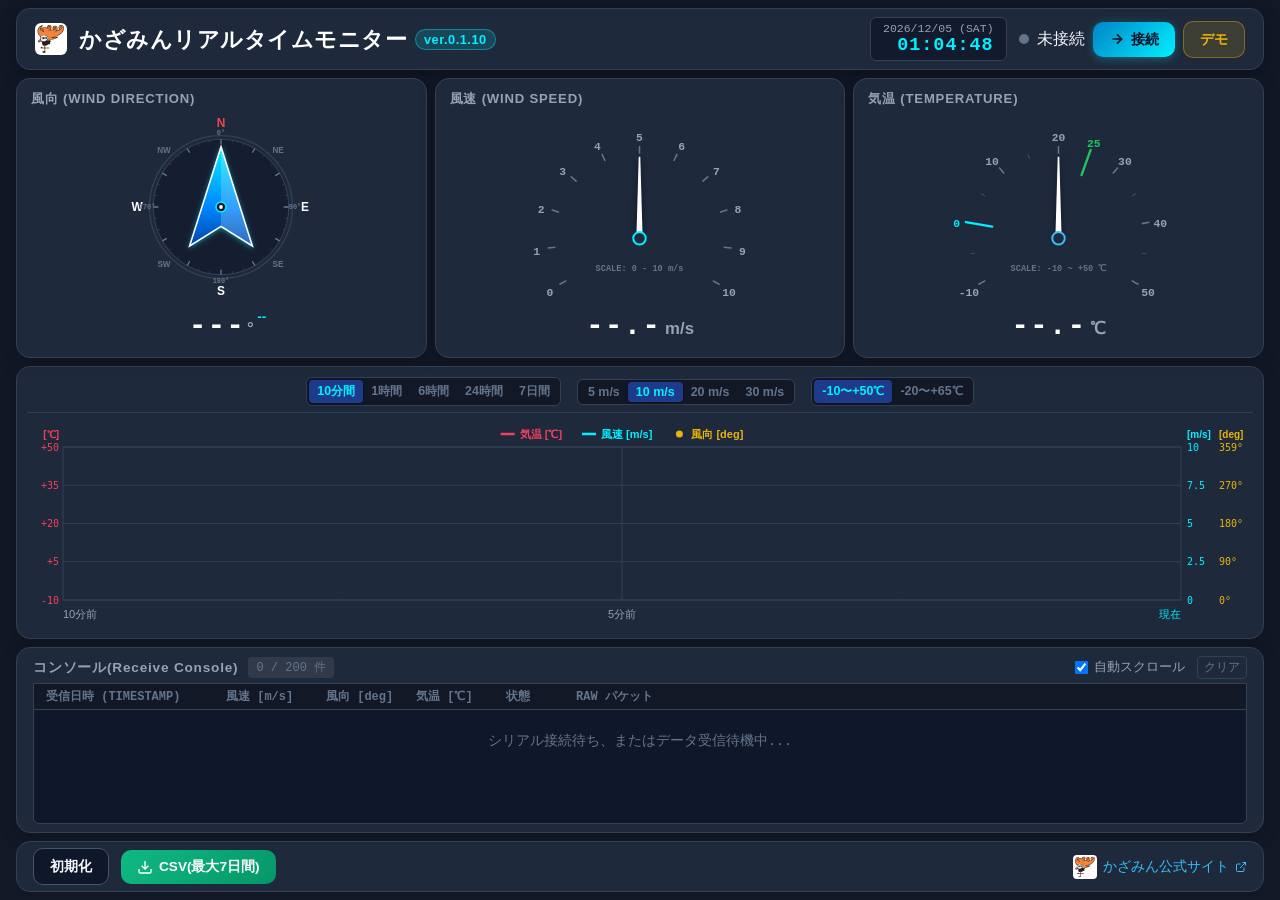
<file: latest/index.html>
<!DOCTYPE html>
<html lang="ja">
<head>
  <meta charset="UTF-8">
  <meta name="viewport" content="width=device-width, initial-scale=1.0, maximum-scale=1.0, user-scalable=no">
  <title>かざみんリアルタイムモニター ver.0.1.10</title>
  <meta name="description" content="超音波風向風速計 かざみん (KZM100A/KZM100LR) Web Serial API リアルタイム計測モニター">
  <meta name="theme-color" content="#131f3d">
  <!-- PWA Manifest -->
  <link rel="manifest" href="./manifest.json">
  <!-- ファビコン (SVG) -->
  <link rel="icon" type="image/svg+xml" href="[data-uri]">
  <style>
/**
 * main.css
 * かざみんリアルタイムモニター (Web Serial Monitor) スタイルシート
 */

:root {
  --bg-primary: #121826;
  --bg-card: #1e293b;
  --bg-card-hover: #27354a;
  --bg-input: #0f172a;
  --border-color: #334155;
  --border-light: #475569;

  --text-primary: #f1f5f9;
  --text-secondary: #94a3b8;
  --text-muted: #64748b;

  --accent-cyan: #00f0ff;
  --accent-blue: #38bdf8;
  --accent-green: #22c55e;
  --accent-yellow: #eab308;
  --accent-red: #ef4444;

  --font-family: -apple-system, BlinkMacSystemFont, "Segoe UI", Roboto, "Helvetica Neue", Arial, sans-serif;
  --font-mono: ui-monospace, SFMono-Regular, Menlo, Monaco, Consolas, "Liberation Mono", "Courier New", monospace;

  --radius-sm: 6px;
  --radius-md: 10px;
  --radius-lg: 14px;
}

* {
  box-sizing: border-box;
  margin: 0;
  padding: 0;
}

body {
  background-color: var(--bg-primary);
  color: var(--text-primary);
  font-family: var(--font-family);
  min-height: 100vh;
  display: flex;
  flex-direction: column;
  overflow-x: hidden;
  -webkit-font-smoothing: antialiased;
}

/* アプリケーション全体コンテナ */
.app-container {
  display: flex;
  flex-direction: column;
  min-height: 100vh;
  width: 100%;
  max-width: 100%;
  margin: 0;
  padding: 8px 16px;
  gap: 8px;
  box-sizing: border-box;
}

/* ヘッダーエリア */
.app-header {
  display: flex;
  align-items: center;
  justify-content: space-between;
  flex-wrap: wrap;
  gap: 10px;
  background-color: var(--bg-card);
  border: 1px solid var(--border-color);
  border-radius: var(--radius-lg);
  padding: 8px 18px;
  box-shadow: 0 4px 16px rgba(0, 0, 0, 0.3);
  flex-shrink: 0;
}

.header-brand {
  display: flex;
  align-items: center;
  gap: 12px;
}

.header-logo {
  width: 32px;
  height: 32px;
  background-color: #ffffff;
  border-radius: var(--radius-sm);
  padding: 2px;
  box-sizing: border-box;
  display: block;
  flex-shrink: 0;
}

.header-title {
  font-size: 1.4rem;
  font-weight: 700;
  letter-spacing: 0.5px;
  color: #ffffff;
  display: flex;
  align-items: center;
  gap: 8px;
}

.header-version {
  font-size: 0.8rem;
  padding: 2px 8px;
  background-color: rgba(0, 240, 255, 0.15);
  color: var(--accent-cyan);
  border: 1px solid rgba(0, 240, 255, 0.4);
  border-radius: 9999px;
  font-weight: 600;
}

.header-controls {
  display: flex;
  align-items: center;
  gap: 12px;
  flex-wrap: wrap;
}

/* デジタル時計 */
.digital-clock-widget {
  display: flex;
  flex-direction: column;
  align-items: flex-end;
  background-color: rgba(15, 23, 42, 0.8);
  padding: 4px 12px;
  border-radius: var(--radius-sm);
  border: 1px solid var(--border-color);
}

.clock-date {
  font-size: 0.72rem;
  color: var(--text-secondary);
  font-family: var(--font-mono);
}

.clock-time {
  font-size: 1.15rem;
  font-weight: 700;
  color: var(--accent-cyan);
  font-family: var(--font-mono);
  letter-spacing: 1px;
}

/* 接続ボタン & デモモード */
.serial-controls {
  display: flex;
  align-items: center;
  gap: 8px;
}

.btn {
  padding: 8px 16px;
  font-size: 0.9rem;
  font-weight: 600;
  border-radius: var(--radius-md);
  border: none;
  cursor: pointer;
  transition: all 0.2s ease;
  display: inline-flex;
  align-items: center;
  justify-content: center;
  gap: 6px;
}

.btn-primary {
  background: linear-gradient(135deg, #0284c7, #00f0ff);
  color: #0b1329;
  box-shadow: 0 2px 8px rgba(0, 240, 255, 0.3);
}

.btn-primary:hover {
  filter: brightness(1.1);
  transform: translateY(-1px);
}

.btn-danger {
  background: linear-gradient(135deg, #dc2626, #ef4444);
  color: #ffffff;
  box-shadow: 0 2px 8px rgba(239, 68, 68, 0.3);
}

.btn-danger:hover {
  filter: brightness(1.1);
  transform: translateY(-1px);
}

.btn-secondary {
  background-color: var(--bg-input);
  color: var(--text-primary);
  border: 1px solid var(--border-light);
}

.btn-secondary:hover {
  background-color: var(--bg-card-hover);
  border-color: var(--accent-cyan);
}

.btn-demo {
  background-color: rgba(234, 179, 8, 0.15);
  color: var(--accent-yellow);
  border: 1px solid rgba(234, 179, 8, 0.4);
}

.btn-demo.active {
  background: linear-gradient(135deg, #ca8a04, #eab308);
  color: #0b1329;
  font-weight: 700;
}

.connection-status-dot {
  width: 10px;
  height: 10px;
  border-radius: 50%;
  background-color: var(--text-muted);
  display: inline-block;
  margin-right: 4px;
}

.connection-status-dot.connected {
  background-color: var(--accent-green);
  box-shadow: 0 0 8px var(--accent-green);
}

.connection-status-dot.demo {
  background-color: var(--accent-yellow);
  box-shadow: 0 0 8px var(--accent-yellow);
}

/* メインコンテンツレイアウト */
.app-main {
  display: flex;
  flex-direction: column;
  gap: 8px;
  flex: 1;
  min-height: 0;
}

/* 上段: 3連メーターパネル */
.gauges-section {
  display: grid;
  grid-template-columns: repeat(3, 1fr);
  gap: 8px;
  align-items: stretch;
  flex: none;
  min-height: 280px;
}

#gauge-dir-container,
#gauge-speed-container,
#gauge-temp-container {
  height: 100%;
  display: flex;
  flex-direction: column;
  min-height: 0;
}

.gauge-card {
  background-color: var(--bg-card);
  border: 1px solid var(--border-color);
  border-radius: var(--radius-lg);
  padding: 10px 14px;
  display: flex;
  flex-direction: column;
  justify-content: space-between;
  box-shadow: 0 4px 16px rgba(0, 0, 0, 0.2);
  height: 280px;
  position: relative;
  overflow: hidden;
}

.gauge-header {
  display: flex;
  justify-content: space-between;
  align-items: center;
  margin-bottom: 4px;
  min-height: 20px;
  flex-shrink: 0;
}

.gauge-title {
  font-size: 0.82rem;
  font-weight: 700;
  color: var(--text-secondary);
  letter-spacing: 0.8px;
}

.gauge-badge {
  font-size: 0.72rem;
  font-weight: 700;
  padding: 2px 6px;
  border-radius: 4px;
  background-color: var(--accent-red);
  color: #ffffff;
  animation: pulse-badge 1s infinite alternate;
}

@keyframes pulse-badge {
  from { opacity: 0.7; }
  to { opacity: 1; transform: scale(1.05); }
}

.gauge-body {
  flex: 1;
  display: flex;
  align-items: center;
  justify-content: center;
  position: relative;
  min-height: 180px;
  max-height: 200px;
}

.gauge-footer {
  margin-top: 4px;
  text-align: center;
  min-height: 42px;
  display: flex;
  flex-direction: column;
  justify-content: center;
  align-items: center;
  flex-shrink: 0;
}

.gauge-value-display {
  display: flex;
  align-items: baseline;
  justify-content: center;
  gap: 4px;
}

.value-number {
  font-size: 1.85rem;
  font-weight: 800;
  font-family: var(--font-mono);
  color: #ffffff;
  letter-spacing: 1px;
}

.value-number.error-text {
  color: var(--accent-red);
  animation: pulse-badge 0.8s infinite alternate;
}

.value-unit {
  font-size: 1.05rem;
  font-weight: 600;
  color: var(--text-secondary);
}

.value-sub {
  font-size: 0.85rem;
  color: var(--accent-cyan);
  margin-left: 8px;
  font-weight: 600;
}

.dir-value-display {
  position: relative;
  display: flex;
  justify-content: center;
  align-items: baseline;
  width: 100%;
}

.dir-main-val {
  display: flex;
  align-items: baseline;
  justify-content: center;
  gap: 2px;
}

.dir-name-label {
  position: absolute;
  left: calc(50% + 36px);
  white-space: nowrap;
  margin-left: 0;
}

/* コンパス SVG */
.compass-svg {
  height: 100%;
  min-height: 180px;
  max-height: 200px;
  width: auto;
  max-width: 100%;
}

.compass-outer-ring {
  fill: none;
  stroke: var(--border-color);
  stroke-width: 2;
}

.compass-inner-ring {
  fill: rgba(15, 23, 42, 0.6);
  stroke: var(--border-light);
  stroke-width: 1;
}

.compass-label {
  fill: var(--text-secondary);
  text-anchor: middle;
  dominant-baseline: central;
  font-weight: 700;
}

.compass-label.major-label {
  font-size: 19px;
  font-weight: 800;
  fill: #ffffff;
}

.compass-label.label-n {
  fill: var(--accent-red);
}

.compass-label.minor-label {
  font-size: 13px;
  font-weight: 700;
  fill: var(--text-muted);
}

.compass-deg-label {
  font-size: 11px;
  font-weight: 600;
  fill: var(--text-muted);
  text-anchor: middle;
  dominant-baseline: central;
  font-family: var(--font-mono);
}

/* スピードメーター SVG */
.speed-svg {
  height: 100%;
  min-height: 180px;
  max-height: 200px;
  width: auto;
  max-width: 100%;
}

.speed-arc-track {
  fill: none;
  stroke: #1e293b;
  stroke-width: 16;
  stroke-linecap: round;
}

.speed-arc-fill {
  fill: none;
  stroke-width: 16;
  stroke-linecap: round;
  transition: stroke-dashoffset 0.4s ease;
}

.speed-arc-mask {
  fill: none;
  stroke: #ffffff;
  stroke-width: 16;
  stroke-linecap: round;
  transition: stroke-dashoffset 0.4s cubic-bezier(0.2, 0.8, 0.2, 1);
}

.speed-arc-seg {
  fill: none;
  stroke-width: 16;
  stroke-linecap: butt;
}

.speed-arc-error {
  fill: none;
  stroke-width: 16;
  stroke-linecap: round;
}

.speed-tick-text {
  font-size: 14.5px;
  font-weight: 700;
  fill: var(--text-secondary);
  font-family: var(--font-mono);
}

.speed-scale-indicator {
  font-size: 11px;
  font-weight: 600;
  fill: var(--text-muted);
  text-anchor: middle;
  font-family: var(--font-mono);
}

/* 温度計 SVG・スタイル */
.temp-svg {
  height: 100%;
  min-height: 180px;
  max-height: 200px;
  width: auto;
  max-width: 100%;
}

.temp-arc-track {
  fill: none;
  stroke: #1e293b;
  stroke-width: 16;
  stroke-linecap: round;
}

.temp-arc-mask {
  fill: none;
  stroke: #ffffff;
  stroke-width: 16;
  stroke-linecap: round;
  transition: stroke-dashoffset 0.4s cubic-bezier(0.2, 0.8, 0.2, 1);
}

.temp-arc-seg {
  fill: none;
  stroke-width: 16;
  stroke-linecap: butt;
}

.temp-tick-text {
  font-size: 14.5px;
  font-weight: 700;
  fill: var(--text-secondary);
  font-family: var(--font-mono);
}

.temp-scale-indicator {
  font-size: 11px;
  font-weight: 600;
  fill: var(--text-muted);
  text-anchor: middle;
  font-family: var(--font-mono);
}

/* 中段: 時間軸グラフパネル */
.chart-section {
  background-color: var(--bg-card);
  border: 1px solid var(--border-color);
  border-radius: var(--radius-lg);
  padding: 10px 10px;
  box-shadow: 0 4px 16px rgba(0, 0, 0, 0.2);
  display: flex;
  flex-direction: column;
  flex: 1.35;
  min-height: 0;
}

.chart-panel {
  display: flex;
  flex-direction: column;
  flex: 1;
  min-height: 0;
}

.chart-controls-bar {
  display: flex;
  align-items: center;
  justify-content: center;
  flex-wrap: wrap;
  gap: 16px;
  margin-bottom: 6px;
  padding-bottom: 6px;
  border-bottom: 1px solid var(--border-color);
  flex-shrink: 0;
}

.control-group {
  display: flex;
  align-items: center;
  gap: 8px;
  flex-wrap: wrap;
}

.control-label {
  font-size: 0.8rem;
  color: var(--text-secondary);
  font-weight: 600;
}

.btn-group {
  display: inline-flex;
  background-color: var(--bg-primary);
  border-radius: var(--radius-sm);
  padding: 2px;
  border: 1px solid var(--border-color);
}

.btn-scale {
  background: none;
  border: none;
  color: var(--text-muted);
  padding: 3px 8px;
  font-size: 0.78rem;
  font-weight: 600;
  border-radius: 4px;
  cursor: pointer;
  transition: all 0.2s ease;
}

.btn-scale:hover {
  color: var(--text-primary);
}

.btn-scale.active {
  background-color: #1e3a8a;
  color: var(--accent-cyan);
  box-shadow: 0 1px 4px rgba(0, 0, 0, 0.3);
}

.chart-canvas-wrapper {
  width: 100%;
  position: relative;
  flex: 1;
  min-height: 160px;
  height: auto;
}

#time-series-canvas {
  position: absolute;
  top: 0;
  left: 0;
  width: 100%;
  height: 100%;
  display: block;
}

/* 下段: 受信コンソール & CSV出力 */
.bottom-section {
  display: flex;
  flex-direction: column;
  flex: 1;
  min-height: 0;
}

#console-container {
  display: flex;
  flex-direction: column;
  flex: 1;
  height: 100%;
  min-height: 0;
}

.console-card {
  background-color: var(--bg-card);
  border: 1px solid var(--border-color);
  border-radius: var(--radius-lg);
  padding: 8px 16px;
  box-shadow: 0 4px 16px rgba(0, 0, 0, 0.2);
  display: flex;
  flex-direction: column;
  flex: 1;
  min-height: 0;
}

.console-header {
  display: flex;
  justify-content: space-between;
  align-items: center;
  margin-bottom: 4px;
  flex-wrap: wrap;
  gap: 8px;
  flex-shrink: 0;
}

.console-title-area {
  display: flex;
  align-items: center;
  gap: 10px;
}

.console-title {
  font-size: 0.85rem;
  font-weight: 700;
  color: var(--text-secondary);
  letter-spacing: 0.8px;
}

.console-count-badge {
  font-size: 0.75rem;
  background-color: rgba(255, 255, 255, 0.08);
  padding: 2px 8px;
  border-radius: 4px;
  color: var(--text-muted);
  font-family: var(--font-mono);
}

.console-actions {
  display: flex;
  align-items: center;
  gap: 12px;
}

.auto-scroll-label {
  font-size: 0.8rem;
  color: var(--text-secondary);
  display: flex;
  align-items: center;
  gap: 6px;
  cursor: pointer;
}

.btn-clear-console {
  background: none;
  border: 1px solid var(--border-color);
  color: var(--text-muted);
  padding: 2px 6px;
  font-size: 0.75rem;
  border-radius: 4px;
  cursor: pointer;
}

.btn-clear-console:hover {
  color: var(--text-primary);
  border-color: var(--border-light);
}

.console-table-header {
  display: grid;
  grid-template-columns: 180px 100px 90px 90px 70px 1fr;
  padding: 4px 12px;
  background-color: var(--bg-primary);
  border: 1px solid var(--border-color);
  border-bottom: none;
  font-size: 0.75rem;
  font-weight: 700;
  color: var(--text-muted);
  font-family: var(--font-mono);
  flex-shrink: 0;
}

.console-body {
  flex: 1;
  min-height: 65px;
  height: auto;
  overflow-y: auto;
  background-color: #0f172a;
  border: 1px solid var(--border-color);
  border-radius: 0 0 var(--radius-sm) var(--radius-sm);
  padding: 2px 0;
  font-family: var(--font-mono);
  font-size: 0.82rem;
}

.console-placeholder {
  color: var(--text-muted);
  padding: 20px;
  text-align: center;
  font-size: 0.85rem;
}

.console-row {
  display: grid;
  grid-template-columns: 180px 100px 90px 90px 70px 1fr;
  padding: 3px 12px;
  border-bottom: 1px solid rgba(255, 255, 255, 0.03);
  align-items: center;
  transition: background-color 0.1s ease;
}

.console-row:hover {
  background-color: rgba(255, 255, 255, 0.04);
}

.console-row.row-error {
  background-color: rgba(239, 68, 68, 0.15);
  color: #fca5a5;
}

.col-speed.val-error {
  color: var(--accent-red);
  font-weight: 700;
}

.badge-ok {
  color: var(--accent-green);
  font-weight: 700;
}

.badge-err {
  color: var(--accent-red);
  font-weight: 700;
}

.col-raw {
  color: var(--text-muted);
  overflow: hidden;
  text-overflow: ellipsis;
  white-space: nowrap;
}

/* フッターエリア */
.app-footer {
  display: flex;
  align-items: center;
  justify-content: space-between;
  flex-wrap: wrap;
  gap: 8px;
  padding: 6px 16px;
  background-color: var(--bg-card);
  border: 1px solid var(--border-color);
  border-radius: var(--radius-lg);
  margin-top: 0;
  flex-shrink: 0;
}

.footer-left {
  display: flex;
  align-items: center;
  gap: 12px;
}

.footer-link {
  color: var(--accent-blue);
  text-decoration: none;
  font-size: 0.85rem;
  display: flex;
  align-items: center;
  gap: 6px;
  transition: color 0.2s;
}

.footer-link:hover {
  color: var(--accent-cyan);
  text-decoration: underline;
}

.footer-logo {
  width: 24px;
  height: 24px;
  background-color: #ffffff;
  border-radius: 4px;
  padding: 1.5px;
  box-sizing: border-box;
  display: inline-block;
  vertical-align: middle;
  flex-shrink: 0;
}

.footer-right {
  display: flex;
  align-items: center;
  gap: 16px;
}

.btn-csv {
  background: linear-gradient(135deg, #10b981, #059669);
  color: #ffffff;
  padding: 8px 16px;
  font-size: 0.85rem;
}

.btn-csv:hover {
  filter: brightness(1.1);
}

/* 16:9 大画面およびデスクトップ表示（全画面表示最適化） */
@media (min-width: 901px) and (min-height: 800px) {
  body {
    height: 100vh;
    overflow: hidden;
  }
  .app-container {
    height: 100vh;
    max-height: 100vh;
    overflow: hidden;
  }
}

/* タブレット・中画面対応 */
@media (max-width: 900px) {
  body {
    overflow-y: auto;
  }
  .app-container {
    height: auto;
    min-height: 100vh;
    padding: 10px 12px;
    gap: 12px;
  }
  .gauge-card {
    height: 280px;
    min-height: 280px;
    padding: 10px 10px;
  }
  .gauge-title {
    font-size: 0.78rem;
    letter-spacing: 0.5px;
  }
  .gauge-body {
    min-height: 180px;
    max-height: 200px;
  }
  .compass-svg, .speed-svg, .temp-svg {
    max-height: 200px;
  }
  .chart-section {
    flex: none;
    height: auto;
  }
  .chart-canvas-wrapper {
    height: 360px;
    min-height: 360px;
  }
  #time-series-canvas {
    position: relative;
    height: 360px;
  }
  .bottom-section {
    flex: none;
    height: auto;
  }
  .console-body {
    height: 180px;
    flex: none;
  }
}

/* 横方向に余裕が無い場合（スマートフォン縦画面・狭画面）: 3連メーターを縦並びに配置 */
@media (max-width: 600px) and (orientation: portrait), (max-width: 520px) {
  .gauges-section {
    grid-template-columns: 1fr;
    flex: none;
  }
}

/* スマホ対応 */
@media (max-width: 680px) {
  .app-header {
    flex-direction: column;
    align-items: flex-start;
  }
  .header-controls {
    width: 100%;
    justify-content: space-between;
  }
  .chart-canvas-wrapper {
    height: 320px;
    min-height: 320px;
  }
  #time-series-canvas {
    height: 320px;
  }
  .console-table-header, .console-row {
    grid-template-columns: 120px 70px 60px 60px 50px 1fr;
    font-size: 0.72rem;
  }
  .app-footer {
    flex-direction: column;
    align-items: flex-start;
  }
}

/* 画面高さが小さい場合のスクロール許可 */
@media (max-height: 799px) and (min-width: 901px) {
  body {
    overflow-y: auto;
  }
  .app-container {
    height: auto;
    min-height: 100vh;
  }
  .gauge-card {
    height: 280px;
    min-height: 280px;
  }
  .chart-section {
    flex: none;
    height: auto;
  }
  .chart-canvas-wrapper {
    min-height: 240px;
    height: 240px;
  }
  #time-series-canvas {
    position: relative;
    height: 240px;
  }
  .bottom-section {
    flex: none;
    height: auto;
  }
  .console-card {
    flex: none;
    height: auto;
  }
  .console-body {
    height: 120px;
    min-height: 120px;
    max-height: 120px;
    flex: none;
  }
}
  </style>
  <script>
    window.onerror = function(msg, url, lineNo, columnNo, error) {
      console.error('[Kazamin Monitor] Unhandled Error:', msg, 'at', url + ':' + lineNo, error);
      return false;
    };
    window.addEventListener('unhandledrejection', function(event) {
      console.error('[Kazamin Monitor] Unhandled Promise Rejection:', event.reason);
    });
  </script>
</head>
<body>
  <!-- かざみん アイコンシンボル定義 (スタンドアロン単一ファイル配信用) -->
  <svg style="display: none;" xmlns="http://www.w3.org/2000/svg">
    <symbol id="kazamin-icon" viewBox="0 0 562 562">
      <path d="M0 0 C8.23898198 6.1102498 13.15113702 15.25733408 15.375 25.1875 C18.17293761 43.38851682 11.66185852 61.69225311 1.61328125 76.73046875 C1.08089844 77.47941406 0.54851562 78.22835937 0 79 C-0.52207031 79.75925781 -1.04414063 80.51851563 -1.58203125 81.30078125 C-2.04996094 81.86152344 -2.51789063 82.42226562 -3 83 C-3.66 83 -4.32 83 -5 83 C-5.99 84.98 -5.99 84.98 -7 87 C-3.12420376 87.90892567 0.47618839 88.12881615 4.453125 88.1328125 C6.33028198 88.13583374 6.33028198 88.13583374 8.24536133 88.13891602 C9.58024269 88.13482954 10.91512244 88.13018074 12.25 88.125 C12.92340424 88.12378143 13.59680847 88.12256287 14.2906189 88.12130737 C27.59476472 88.09295808 40.78878965 87.68142677 54 86 C54.22101175 83.85381922 54.22101175 83.85381922 52.42578125 82.22265625 C51.72839844 81.50980469 51.03101563 80.79695313 50.3125 80.0625 C44.73725627 73.93368597 40.54867515 66.41301899 40 58 C39.94972656 57.360625 39.89945312 56.72125 39.84765625 56.0625 C39.29661774 43.71923746 43.81383316 31.71010236 51.6875 22.3125 C61.14539004 12.28784502 72.47433587 6.77731902 86.2265625 5.76171875 C99.30136912 5.476177 109.63999243 8.958204 120 17 C131.46750941 27.31672062 136.68075178 40.82993521 138.3125 55.8828125 C139.05251987 72.48700842 133.2145541 88.86818235 125 103 C145.21273815 98.82563016 164.60836976 92.39572414 183 83 C179.82460444 79.57421051 179.82460444 79.57421051 176 77 C176 76.34 176 75.68 176 75 C175.4121875 74.76023437 174.824375 74.52046875 174.21875 74.2734375 C168.35827926 70.90985746 164.92804126 63.54076481 162.5625 57.4375 C159.49637875 47.13745633 159.43565639 35.40799173 163.74609375 25.48046875 C164.15988281 24.66191406 164.57367188 23.84335937 165 23 C165.42410156 22.15050781 165.84820312 21.30101563 166.28515625 20.42578125 C173.77134967 6.80883333 186.00811988 -1.44173022 200.4375 -6.5 C213.4456579 -10.0649641 225.92722852 -8.32079729 238.0625 -2.875 C251.86591648 4.48682212 259.04949265 16.25483319 264.0546875 30.640625 C271.90907654 58.55291662 260.91181209 90.08070688 248.16894531 114.81933594 C242.54363884 125.31332871 235.40022624 134.7081788 228 144 C227.28457031 144.94746094 226.56914062 145.89492187 225.83203125 146.87109375 C225.22746094 147.57363281 224.62289063 148.27617187 224 149 C223.34 149 222.68 149 222 149 C221.74734375 149.57621094 221.4946875 150.15242187 221.234375 150.74609375 C216.48629574 159.41584606 206.65745489 165.65891115 198.90332031 171.54980469 C196.99621206 173.00288614 195.10316818 174.47292961 193.2109375 175.9453125 C183.94035355 183.09787594 174.30503556 189.49454169 164.31103516 195.59033203 C162.82825182 196.49478914 161.34847027 197.40419666 159.87255859 198.31982422 C128.10528785 218.01628934 92.55238331 230.61115584 57.13745117 241.99121094 C55.08816705 242.65012013 53.04214447 243.31928518 51 244 C66.81666216 246.26474146 82.42447075 245.36376336 98 242 C98.66273926 241.86078125 99.32547852 241.7215625 100.00830078 241.578125 C112.93574511 238.80176112 125.84672913 234.69239506 137.91015625 229.26953125 C141.24187645 227.90061966 142.64815784 227.81699688 146 229 C147 230 147 230 147.55078125 232.67578125 C146.93097948 236.41657068 146.55183462 236.78163559 143.73046875 239.04296875 C142.23270952 240.11468065 140.71686133 241.16138938 139.1875 242.1875 C138.37434326 242.74993408 137.56118652 243.31236816 136.72338867 243.8918457 C85.24555433 278.96633903 22.9675512 290.67405003 -38.30175781 281.43652344 C-44.24403011 280.47517862 -50.136002 279.36439557 -56 278 C-56.2578125 278.89332031 -56.515625 279.78664063 -56.78125 280.70703125 C-57.99164501 283.97742546 -59.29939669 286.01600488 -61.5 288.6875 C-63.45970464 291.09145971 -65.27642504 293.41463756 -67 296 C-67.66 296 -68.32 296 -69 296 C-69.268125 296.639375 -69.53625 297.27875 -69.8125 297.9375 C-71 300 -71 300 -74 301 C-74 301.66 -74 302.32 -74 303 C-74.66 303.33 -75.32 303.66 -76 304 C-66.76725725 304.58027014 -58.9035965 303.99434603 -50 301.5 C-33.91275291 297.08702413 -20.09514142 298.0970253 -5.0625 305.9375 C4.78739909 311.64612765 4.78739909 311.64612765 7.0625 316.0625 C6.97165795 318.8786037 5.88810175 319.94281451 4 322 C1.4765625 323.0546875 1.4765625 323.0546875 -1.375 323.875 C-6.75412743 325.70830895 -9.08089266 327.10343285 -12 332 C-14.96395159 338.75780962 -13.41739754 343.20722348 -11.04296875 350.046875 C-10.69878906 351.02140625 -10.35460937 351.9959375 -10 353 C-8.64083042 357.45642874 -8.84583593 361.49633882 -10 366 C-15.73231253 373.81678981 -25.8701315 376.42540059 -34.9453125 378.45703125 C-39.79805374 379.3138684 -43.77048586 378.32110703 -48.3515625 376.6015625 C-51.9962947 375.77370297 -53.70471357 376.24605722 -57 378 C-58.58199929 380.43429411 -59.73413036 382.50618559 -60.875 385.125 C-61.18179688 385.78371094 -61.48859375 386.44242187 -61.8046875 387.12109375 C-62.55498855 388.73893038 -63.28006225 390.3684251 -64 392 C-64.66 392 -65.32 392 -66 392 C-66.33 392.99 -66.66 393.98 -67 395 C-69.546875 396.5703125 -69.546875 396.5703125 -72.75 398.125 C-73.79671875 398.64320313 -74.8434375 399.16140625 -75.921875 399.6953125 C-81.58609688 402.09613751 -86.7530628 402.15502198 -92.8125 402.125 C-93.58142578 402.12886719 -94.35035156 402.13273437 -95.14257812 402.13671875 C-100.17944806 402.1282177 -105.01409716 401.71633268 -110 401 C-111.24551699 405.81398781 -111.12689044 410.52346887 -111.09765625 415.45703125 C-111.0962413 416.35999435 -111.09482635 417.26295746 -111.09336853 418.19328308 C-111.08778823 421.06638963 -111.07523934 423.93941716 -111.0625 426.8125 C-111.05748245 428.76497283 -111.05291999 430.71744689 -111.04882812 432.66992188 C-111.03782525 437.44664485 -111.02057418 442.22330904 -111 447 C-110.00663635 446.99111755 -109.01327271 446.98223511 -107.98980713 446.9730835 C-98.63164962 446.89202258 -89.27356327 446.83204664 -79.91513443 446.79275131 C-75.10375596 446.77187 -70.29266075 446.74354246 -65.48144531 446.69824219 C-60.83895837 446.65480378 -56.19674399 446.63086699 -51.55406952 446.62049103 C-49.78220071 446.61309604 -48.01034693 446.59865537 -46.23859406 446.57707977 C-43.75801779 446.54807185 -41.27856996 446.54404281 -38.79785156 446.54589844 C-38.06417358 446.53151733 -37.33049561 446.51713623 -36.57458496 446.50231934 C-33.13007132 446.53022876 -31.30072081 446.77578163 -28.50482178 448.8604126 C-27 451 -27 451 -27.125 453.6875 C-28 456 -28 456 -30 457 C-32.5622268 457.12226853 -35.09908818 457.18565577 -37.66259766 457.20532227 C-38.45292892 457.21522186 -39.24326019 457.22512146 -40.05754089 457.23532104 C-42.6763507 457.26697122 -45.29517866 457.29170733 -47.9140625 457.31640625 C-49.72724892 457.33697274 -51.54043052 457.35796913 -53.35360718 457.37937927 C-58.13098242 457.43463142 -62.90840115 457.48402682 -67.68585205 457.53222656 C-73.41527068 457.59123999 -79.14460964 457.65748523 -84.8739624 457.72252655 C-93.58259304 457.82057561 -102.29127425 457.90940458 -111 458 C-111 480.11 -111 502.22 -111 525 C-108.69 526.32 -106.38 527.64 -104 529 C-102.56695936 531.86608129 -102.69355845 533.81300783 -103 537 C-105.72096784 541.94243434 -108.60491276 544.41190252 -113.4375 547.25 C-115.10619141 548.24773437 -115.10619141 548.24773437 -116.80859375 549.265625 C-122.82911009 552.53748455 -127.28282673 553.38825298 -134.0625 553.4375 C-134.86494141 553.47037109 -135.66738281 553.50324219 -136.49414062 553.53710938 C-138.7728719 553.55791107 -140.77620985 553.50171217 -143 553 C-145.55859375 550.59765625 -145.55859375 550.59765625 -147 548 C-147 547.34 -147 546.68 -147 546 C-147.680625 546.226875 -148.36125 546.45375 -149.0625 546.6875 C-152.98783202 547.10508851 -155.85524116 546.31013091 -159 544 C-161.62385212 540.51687468 -162.84745919 537.11136879 -163.4375 532.8125 C-162.91265031 529.4384663 -162.11920656 527.68432831 -160 525 C-155.70165055 521.73172838 -151.58321517 519.97687165 -146.375 518.75 C-145.67785889 518.58161621 -144.98071777 518.41323242 -144.26245117 518.23974609 C-136.08563809 516.3927351 -128.87750634 515.84899747 -121 519 C-121 498.54 -121 478.08 -121 457 C-126.59582031 457.05800781 -132.19164062 457.11601562 -137.95703125 457.17578125 C-141.49807578 457.20132331 -145.03900705 457.22539231 -148.58007812 457.24414062 C-154.20312021 457.27405283 -159.82575599 457.30947117 -165.44848633 457.37719727 C-169.98076012 457.4314483 -174.51259836 457.46140586 -179.04517174 457.47438622 C-180.77602689 457.48363861 -182.50685769 457.50170637 -184.23752785 457.52865028 C-186.65863531 457.56485067 -189.07793387 457.56994941 -191.49926758 457.56762695 C-192.21783936 457.58560333 -192.93641113 457.60357971 -193.67675781 457.62210083 C-195.67805481 457.60127258 -195.67805481 457.60127258 -199 457 C-200.96879578 454.46452332 -200.96879578 454.46452332 -202 452 C-200.01966068 448.46624164 -197.9154667 445.65926699 -195.05859375 442.79296875 C-194.31029297 442.04208984 -193.56199219 441.29121094 -192.79101562 440.51757812 C-192.01435547 439.74865234 -191.23769531 438.97972656 -190.4375 438.1875 C-189.26670898 437.00510742 -189.26670898 437.00510742 -188.07226562 435.79882812 C-186.95174805 434.68217773 -186.95174805 434.68217773 -185.80859375 433.54296875 C-185.12595459 432.86258545 -184.44331543 432.18220215 -183.73999023 431.48120117 C-182 430 -182 430 -180 430 C-179.67 429.01 -179.34 428.02 -179 427 C-176.6875 426.375 -176.6875 426.375 -174 426 C-171 428 -171 428 -170.48828125 429.8125 C-170.43027344 430.534375 -170.37226563 431.25625 -170.3125 432 C-170.24675781 432.70125 -170.18101562 433.4025 -170.11328125 434.125 C-169.94430483 438.41350505 -170 442.70816722 -170 447 C-154.16 447 -138.32 447 -122 447 C-121.67 432.48 -121.34 417.96 -121 403 C-125.95 403.66 -130.9 404.32 -136 405 C-144.51288591 405 -148.9943489 403.92630421 -155.5625 398.5625 C-166.93167243 387.76178619 -170.53455496 373.36047139 -171.875 358.25 C-172.3922153 346.07739814 -171.19583838 333.75852772 -168 322 C-173.93715246 320.23873946 -177.49508858 322.13283635 -182.8125 324.625 C-199.00453027 331.81203845 -220.02753736 339.96926017 -237.8125 334.8125 C-243.22645129 332.75959078 -245.9927996 329.74581403 -248.875 324.75 C-250.27941612 320.06861292 -250.41756367 316.68107564 -249 312 C-246.52085462 307.12536139 -244.18339863 303.14756863 -239 301 C-239 300.34 -239 299.68 -239 299 C-229.86508609 292.2322203 -219.3120744 287.64352093 -209 283 C-209.2165625 282.01902344 -209.433125 281.03804688 -209.65625 280.02734375 C-213.44813028 262.01084907 -212.38424569 247.06477977 -205.2421875 230.125 C-203.87687098 227.25071385 -203.87687098 227.25071385 -204 225 C-205.68006144 223.49457477 -205.68006144 223.49457477 -207.875 221.9375 C-213.19566338 217.92174615 -218.12414999 213.54140543 -223 209 C-223.88558594 208.18789063 -223.88558594 208.18789063 -224.7890625 207.359375 C-226 206 -226 206 -226 204 C-226.66 204 -227.32 204 -228 204 C-249.99591449 177.89373785 -261.93610793 142.54801878 -261.25 108.45703125 C-259.18226616 79.86414927 -249.0588026 52.0228116 -229 31 C-226.73046875 29.69140625 -226.73046875 29.69140625 -225 29 C-225 28.34 -225 27.68 -225 27 C-218.04316596 20.92946419 -210.29590004 16.01905892 -202 12 C-200.60007812 11.32130859 -200.60007812 11.32130859 -199.171875 10.62890625 C-187.75976307 5.48735315 -171.15716466 0.56966246 -158.703125 3.875 C-156 5 -156 5 -154.8125 6.8125 C-155.04927912 9.57492309 -156.11759817 10.73888482 -158.13671875 12.5703125 C-163.36885336 16.58490635 -169.04732733 20.15672341 -175 23 C-175 23.66 -175 24.32 -175 25 C-175.66 25 -176.32 25 -177 25 C-177 25.66 -177 26.32 -177 27 C-178.875 29.125 -178.875 29.125 -181 31 C-181.66 31 -182.32 31 -183 31 C-183.26425781 31.57234375 -183.52851563 32.1446875 -183.80078125 32.734375 C-185.06551927 35.12378234 -186.54701292 37.10272629 -188.1875 39.25 C-192.97329585 45.94609251 -195.90651574 53.42143369 -199 61 C-198.30777344 60.56429687 -197.61554688 60.12859375 -196.90234375 59.6796875 C-184.43443928 52.09052826 -171.29144167 47.02844866 -157 44 C-156.29858887 43.84901855 -155.59717773 43.69803711 -154.87451172 43.54248047 C-130.68272958 38.61482017 -103.13344694 38.97547705 -79 44 C-78.30293945 44.14405273 -77.60587891 44.28810547 -76.88769531 44.43652344 C-73.23621715 45.20885047 -69.61065872 46.05546776 -66 47 C-66.144375 46.3709375 -66.28875 45.741875 -66.4375 45.09375 C-69.0217716 33.17738653 -68.4097446 22.50822781 -62.25 11.6875 C-55.55488977 1.42276097 -47.16654871 -4.0818468 -35.45703125 -7.421875 C-22.35554293 -10.50457813 -11.17040858 -6.95567982 0 0 Z M-181 443 C-181.99 443.99 -182.98 444.98 -184 446 C-183.67 446.66 -183.34 447.32 -183 448 C-182.01 447.67 -181.02 447.34 -180 447 C-180.33 445.68 -180.66 444.36 -181 443 Z " transform="translate(274,9)" style="fill: #F38538;"/><path d="M0 0 C8.23898198 6.1102498 13.15113702 15.25733408 15.375 25.1875 C18.17293761 43.38851682 11.66185852 61.69225311 1.61328125 76.73046875 C1.08089844 77.47941406 0.54851562 78.22835937 0 79 C-0.52207031 79.75925781 -1.04414063 80.51851563 -1.58203125 81.30078125 C-2.04996094 81.86152344 -2.51789063 82.42226562 -3 83 C-3.66 83 -4.32 83 -5 83 C-5.99 84.98 -5.99 84.98 -7 87 C-3.12420376 87.90892567 0.47618839 88.12881615 4.453125 88.1328125 C6.33028198 88.13583374 6.33028198 88.13583374 8.24536133 88.13891602 C9.58024269 88.13482954 10.91512244 88.13018074 12.25 88.125 C12.92340424 88.12378143 13.59680847 88.12256287 14.2906189 88.12130737 C27.59476472 88.09295808 40.78878965 87.68142677 54 86 C54.22101175 83.85381922 54.22101175 83.85381922 52.42578125 82.22265625 C51.72839844 81.50980469 51.03101563 80.79695313 50.3125 80.0625 C44.73725627 73.93368597 40.54867515 66.41301899 40 58 C39.94972656 57.360625 39.89945312 56.72125 39.84765625 56.0625 C39.29661774 43.71923746 43.81383316 31.71010236 51.6875 22.3125 C61.14539004 12.28784502 72.47433587 6.77731902 86.2265625 5.76171875 C99.30136912 5.476177 109.63999243 8.958204 120 17 C131.46750941 27.31672062 136.68075178 40.82993521 138.3125 55.8828125 C139.05251987 72.48700842 133.2145541 88.86818235 125 103 C145.21273815 98.82563016 164.60836976 92.39572414 183 83 C179.82460444 79.57421051 179.82460444 79.57421051 176 77 C176 76.34 176 75.68 176 75 C175.4121875 74.76023437 174.824375 74.52046875 174.21875 74.2734375 C168.35827926 70.90985746 164.92804126 63.54076481 162.5625 57.4375 C159.49637875 47.13745633 159.43565639 35.40799173 163.74609375 25.48046875 C164.15988281 24.66191406 164.57367188 23.84335937 165 23 C165.42410156 22.15050781 165.84820312 21.30101563 166.28515625 20.42578125 C173.77134967 6.80883333 186.00811988 -1.44173022 200.4375 -6.5 C213.4456579 -10.0649641 225.92722852 -8.32079729 238.0625 -2.875 C251.86591648 4.48682212 259.04949265 16.25483319 264.0546875 30.640625 C271.90907654 58.55291662 260.91181209 90.08070688 248.16894531 114.81933594 C242.54363884 125.31332871 235.40022624 134.7081788 228 144 C227.28457031 144.94746094 226.56914062 145.89492187 225.83203125 146.87109375 C225.22746094 147.57363281 224.62289063 148.27617187 224 149 C223.34 149 222.68 149 222 149 C221.74734375 149.57621094 221.4946875 150.15242187 221.234375 150.74609375 C216.48629574 159.41584606 206.65745489 165.65891115 198.90332031 171.54980469 C196.99621206 173.00288614 195.10316818 174.47292961 193.2109375 175.9453125 C183.94035355 183.09787594 174.30503556 189.49454169 164.31103516 195.59033203 C162.82825182 196.49478914 161.34847027 197.40419666 159.87255859 198.31982422 C128.10528785 218.01628934 92.55238331 230.61115584 57.13745117 241.99121094 C55.08816705 242.65012013 53.04214447 243.31928518 51 244 C66.81666216 246.26474146 82.42447075 245.36376336 98 242 C98.66273926 241.86078125 99.32547852 241.7215625 100.00830078 241.578125 C112.93574511 238.80176112 125.84672913 234.69239506 137.91015625 229.26953125 C141.24187645 227.90061966 142.64815784 227.81699688 146 229 C147 230 147 230 147.55078125 232.67578125 C146.93097948 236.41657068 146.55183462 236.78163559 143.73046875 239.04296875 C142.23270952 240.11468065 140.71686133 241.16138938 139.1875 242.1875 C138.37434326 242.74993408 137.56118652 243.31236816 136.72338867 243.8918457 C85.24555433 278.96633903 22.9675512 290.67405003 -38.30175781 281.43652344 C-44.24403011 280.47517862 -50.136002 279.36439557 -56 278 C-56.2578125 278.89332031 -56.515625 279.78664063 -56.78125 280.70703125 C-57.99164501 283.97742546 -59.29939669 286.01600488 -61.5 288.6875 C-63.45970464 291.09145971 -65.27642504 293.41463756 -67 296 C-67.66 296 -68.32 296 -69 296 C-69.268125 296.639375 -69.53625 297.27875 -69.8125 297.9375 C-71 300 -71 300 -74 301 C-74 301.66 -74 302.32 -74 303 C-74.66 303.33 -75.32 303.66 -76 304 C-66.76725725 304.58027014 -58.9035965 303.99434603 -50 301.5 C-33.91275291 297.08702413 -20.09514142 298.0970253 -5.0625 305.9375 C4.78739909 311.64612765 4.78739909 311.64612765 7.0625 316.0625 C6.97165795 318.8786037 5.88810175 319.94281451 4 322 C1.4765625 323.0546875 1.4765625 323.0546875 -1.375 323.875 C-6.75412743 325.70830895 -9.08089266 327.10343285 -12 332 C-14.96395159 338.75780962 -13.41739754 343.20722348 -11.04296875 350.046875 C-10.69878906 351.02140625 -10.35460937 351.9959375 -10 353 C-8.64083042 357.45642874 -8.84583593 361.49633882 -10 366 C-15.73231253 373.81678981 -25.8701315 376.42540059 -34.9453125 378.45703125 C-39.79805374 379.3138684 -43.77048586 378.32110703 -48.3515625 376.6015625 C-51.9962947 375.77370297 -53.70471357 376.24605722 -57 378 C-58.58199929 380.43429411 -59.73413036 382.50618559 -60.875 385.125 C-61.18179688 385.78371094 -61.48859375 386.44242187 -61.8046875 387.12109375 C-62.55498855 388.73893038 -63.28006225 390.3684251 -64 392 C-64.66 392 -65.32 392 -66 392 C-66.33 392.99 -66.66 393.98 -67 395 C-69.546875 396.5703125 -69.546875 396.5703125 -72.75 398.125 C-73.79671875 398.64320313 -74.8434375 399.16140625 -75.921875 399.6953125 C-81.58609688 402.09613751 -86.7530628 402.15502198 -92.8125 402.125 C-93.58142578 402.12886719 -94.35035156 402.13273437 -95.14257812 402.13671875 C-100.17944806 402.1282177 -105.01409716 401.71633268 -110 401 C-111.24551699 405.81398781 -111.12689044 410.52346887 -111.09765625 415.45703125 C-111.0962413 416.35999435 -111.09482635 417.26295746 -111.09336853 418.19328308 C-111.08778823 421.06638963 -111.07523934 423.93941716 -111.0625 426.8125 C-111.05748245 428.76497283 -111.05291999 430.71744689 -111.04882812 432.66992188 C-111.03782525 437.44664485 -111.02057418 442.22330904 -111 447 C-110.00663635 446.99111755 -109.01327271 446.98223511 -107.98980713 446.9730835 C-98.63164962 446.89202258 -89.27356327 446.83204664 -79.91513443 446.79275131 C-75.10375596 446.77187 -70.29266075 446.74354246 -65.48144531 446.69824219 C-60.83895837 446.65480378 -56.19674399 446.63086699 -51.55406952 446.62049103 C-49.78220071 446.61309604 -48.01034693 446.59865537 -46.23859406 446.57707977 C-43.75801779 446.54807185 -41.27856996 446.54404281 -38.79785156 446.54589844 C-38.06417358 446.53151733 -37.33049561 446.51713623 -36.57458496 446.50231934 C-33.13007132 446.53022876 -31.30072081 446.77578163 -28.50482178 448.8604126 C-27 451 -27 451 -27.125 453.6875 C-28 456 -28 456 -30 457 C-32.5622268 457.12226853 -35.09908818 457.18565577 -37.66259766 457.20532227 C-38.45292892 457.21522186 -39.24326019 457.22512146 -40.05754089 457.23532104 C-42.6763507 457.26697122 -45.29517866 457.29170733 -47.9140625 457.31640625 C-49.72724892 457.33697274 -51.54043052 457.35796913 -53.35360718 457.37937927 C-58.13098242 457.43463142 -62.90840115 457.48402682 -67.68585205 457.53222656 C-73.41527068 457.59123999 -79.14460964 457.65748523 -84.8739624 457.72252655 C-93.58259304 457.82057561 -102.29127425 457.90940458 -111 458 C-111 480.11 -111 502.22 -111 525 C-108.69 526.32 -106.38 527.64 -104 529 C-102.56695936 531.86608129 -102.69355845 533.81300783 -103 537 C-105.72096784 541.94243434 -108.60491276 544.41190252 -113.4375 547.25 C-115.10619141 548.24773437 -115.10619141 548.24773437 -116.80859375 549.265625 C-122.82911009 552.53748455 -127.28282673 553.38825298 -134.0625 553.4375 C-134.86494141 553.47037109 -135.66738281 553.50324219 -136.49414062 553.53710938 C-138.7728719 553.55791107 -140.77620985 553.50171217 -143 553 C-145.55859375 550.59765625 -145.55859375 550.59765625 -147 548 C-147 547.34 -147 546.68 -147 546 C-147.680625 546.226875 -148.36125 546.45375 -149.0625 546.6875 C-152.98783202 547.10508851 -155.85524116 546.31013091 -159 544 C-161.62385212 540.51687468 -162.84745919 537.11136879 -163.4375 532.8125 C-162.91265031 529.4384663 -162.11920656 527.68432831 -160 525 C-155.70165055 521.73172838 -151.58321517 519.97687165 -146.375 518.75 C-145.67785889 518.58161621 -144.98071777 518.41323242 -144.26245117 518.23974609 C-136.08563809 516.3927351 -128.87750634 515.84899747 -121 519 C-121 498.54 -121 478.08 -121 457 C-126.59582031 457.05800781 -132.19164062 457.11601562 -137.95703125 457.17578125 C-141.49807578 457.20132331 -145.03900705 457.22539231 -148.58007812 457.24414062 C-154.20312021 457.27405283 -159.82575599 457.30947117 -165.44848633 457.37719727 C-169.98076012 457.4314483 -174.51259836 457.46140586 -179.04517174 457.47438622 C-180.77602689 457.48363861 -182.50685769 457.50170637 -184.23752785 457.52865028 C-186.65863531 457.56485067 -189.07793387 457.56994941 -191.49926758 457.56762695 C-192.21783936 457.58560333 -192.93641113 457.60357971 -193.67675781 457.62210083 C-195.67805481 457.60127258 -195.67805481 457.60127258 -199 457 C-200.96879578 454.46452332 -200.96879578 454.46452332 -202 452 C-200.01966068 448.46624164 -197.9154667 445.65926699 -195.05859375 442.79296875 C-194.31029297 442.04208984 -193.56199219 441.29121094 -192.79101562 440.51757812 C-192.01435547 439.74865234 -191.23769531 438.97972656 -190.4375 438.1875 C-189.26670898 437.00510742 -189.26670898 437.00510742 -188.07226562 435.79882812 C-186.95174805 434.68217773 -186.95174805 434.68217773 -185.80859375 433.54296875 C-185.12595459 432.86258545 -184.44331543 432.18220215 -183.73999023 431.48120117 C-182 430 -182 430 -180 430 C-179.67 429.01 -179.34 428.02 -179 427 C-176.6875 426.375 -176.6875 426.375 -174 426 C-171 428 -171 428 -170.48828125 429.8125 C-170.43027344 430.534375 -170.37226563 431.25625 -170.3125 432 C-170.24675781 432.70125 -170.18101562 433.4025 -170.11328125 434.125 C-169.94430483 438.41350505 -170 442.70816722 -170 447 C-154.16 447 -138.32 447 -122 447 C-121.67 432.48 -121.34 417.96 -121 403 C-125.95 403.66 -130.9 404.32 -136 405 C-144.51288591 405 -148.9943489 403.92630421 -155.5625 398.5625 C-166.93167243 387.76178619 -170.53455496 373.36047139 -171.875 358.25 C-172.3922153 346.07739814 -171.19583838 333.75852772 -168 322 C-173.93715246 320.23873946 -177.49508858 322.13283635 -182.8125 324.625 C-199.00453027 331.81203845 -220.02753736 339.96926017 -237.8125 334.8125 C-243.22645129 332.75959078 -245.9927996 329.74581403 -248.875 324.75 C-250.27941612 320.06861292 -250.41756367 316.68107564 -249 312 C-246.52085462 307.12536139 -244.18339863 303.14756863 -239 301 C-239 300.34 -239 299.68 -239 299 C-229.86508609 292.2322203 -219.3120744 287.64352093 -209 283 C-209.2165625 282.01902344 -209.433125 281.03804688 -209.65625 280.02734375 C-213.44813028 262.01084907 -212.38424569 247.06477977 -205.2421875 230.125 C-203.87687098 227.25071385 -203.87687098 227.25071385 -204 225 C-205.68006144 223.49457477 -205.68006144 223.49457477 -207.875 221.9375 C-213.19566338 217.92174615 -218.12414999 213.54140543 -223 209 C-223.88558594 208.18789063 -223.88558594 208.18789063 -224.7890625 207.359375 C-226 206 -226 206 -226 204 C-226.66 204 -227.32 204 -228 204 C-249.99591449 177.89373785 -261.93610793 142.54801878 -261.25 108.45703125 C-259.18226616 79.86414927 -249.0588026 52.0228116 -229 31 C-226.73046875 29.69140625 -226.73046875 29.69140625 -225 29 C-225 28.34 -225 27.68 -225 27 C-218.04316596 20.92946419 -210.29590004 16.01905892 -202 12 C-200.60007812 11.32130859 -200.60007812 11.32130859 -199.171875 10.62890625 C-187.75976307 5.48735315 -171.15716466 0.56966246 -158.703125 3.875 C-156 5 -156 5 -154.8125 6.8125 C-155.04927912 9.57492309 -156.11759817 10.73888482 -158.13671875 12.5703125 C-163.36885336 16.58490635 -169.04732733 20.15672341 -175 23 C-175 23.66 -175 24.32 -175 25 C-175.66 25 -176.32 25 -177 25 C-177 25.66 -177 26.32 -177 27 C-178.875 29.125 -178.875 29.125 -181 31 C-181.66 31 -182.32 31 -183 31 C-183.26425781 31.57234375 -183.52851563 32.1446875 -183.80078125 32.734375 C-185.06551927 35.12378234 -186.54701292 37.10272629 -188.1875 39.25 C-192.97329585 45.94609251 -195.90651574 53.42143369 -199 61 C-198.30777344 60.56429687 -197.61554688 60.12859375 -196.90234375 59.6796875 C-184.43443928 52.09052826 -171.29144167 47.02844866 -157 44 C-156.29858887 43.84901855 -155.59717773 43.69803711 -154.87451172 43.54248047 C-130.68272958 38.61482017 -103.13344694 38.97547705 -79 44 C-78.30293945 44.14405273 -77.60587891 44.28810547 -76.88769531 44.43652344 C-73.23621715 45.20885047 -69.61065872 46.05546776 -66 47 C-66.144375 46.3709375 -66.28875 45.741875 -66.4375 45.09375 C-69.0217716 33.17738653 -68.4097446 22.50822781 -62.25 11.6875 C-55.55488977 1.42276097 -47.16654871 -4.0818468 -35.45703125 -7.421875 C-22.35554293 -10.50457813 -11.17040858 -6.95567982 0 0 Z M-42 5 C-43.04607422 5.63615234 -43.04607422 5.63615234 -44.11328125 6.28515625 C-50.77346388 10.78799159 -55.57446817 17.31361147 -58 25 C-58.21530688 27.65358738 -58.33324786 30.16296785 -58.3125 32.8125 C-58.30903564 33.52374023 -58.30557129 34.23498047 -58.30200195 34.96777344 C-58.16644086 41.50166823 -56.82266282 45.70184823 -53.6875 51.375 C-50.43382315 54.5081703 -46.50928745 54.96046862 -42.125 55.30078125 C-40.75007019 55.31521277 -39.37499037 55.31896142 -38 55.3125 C-37.31421875 55.32861328 -36.6284375 55.34472656 -35.921875 55.36132812 C-30.15362587 55.36683218 -26.38229317 53.86363893 -21.8828125 50.34375 C-18.20454392 46.48565495 -16.50979286 43.72709295 -16.3125 38.3125 C-16.55655319 34.85268707 -16.95083572 33.09076482 -18.625 30 C-22.25254947 26.9452215 -25.33875124 25.23732125 -30.0625 24.5625 C-33.06286243 24.87960691 -33.06286243 24.87960691 -35.875 26.25 C-39.30565596 30.68967242 -38.38289871 35.58836485 -38 41 C-39.98 41 -41.96 41 -44 41 C-46.65674502 36.46139393 -47.65728029 33.2582423 -47 28 C-44.47859818 23.23735211 -41.26995504 19.35308485 -36.1875 17.25 C-28.08007033 16.32343661 -22.28449822 17.40937317 -15.3125 21.625 C-10.77055405 26.28970124 -7.73913817 31.33099312 -7.375 37.9375 C-7.75622142 44.93019001 -11.00075229 50.5144488 -15.3125 55.875 C-24.92778889 63.47778656 -35.18389663 63.78176259 -47 63 C-51.97185267 62.18735484 -56.5363492 60.52523354 -61.265625 58.828125 C-79.80088949 52.32874654 -98.66158126 49.76683712 -118.25 49.75 C-118.95698029 49.74932526 -119.66396057 49.74865051 -120.3923645 49.74795532 C-149.91228273 49.79252909 -177.98885704 55.50648399 -201 75 C-201.74765625 75.62390625 -202.4953125 76.2478125 -203.265625 76.890625 C-207.14013138 81.60286248 -206.29238277 88.99441506 -206.5625 94.875 C-206.62727539 96.19371094 -206.62727539 96.19371094 -206.69335938 97.5390625 C-206.79869339 99.69255797 -206.89977649 101.84626064 -207 104 C-208.99954746 104.04254356 -211.00041636 104.04080783 -213 104 C-214 103 -214 103 -214.203125 99.78125 C-214.72497891 71.88367126 -206.29099827 45.26514433 -188 24 C-182.1251932 17.5625966 -182.1251932 17.5625966 -179 16 C-179.495 15.01 -179.495 15.01 -180 14 C-196.93232422 18.57392654 -209.66873758 25.51086935 -222 38 C-223.22009766 39.22203125 -223.22009766 39.22203125 -224.46484375 40.46875 C-241.52679252 58.43483623 -250.93857175 83.65133639 -251.29223633 108.23022461 C-251.36071216 121.60281231 -250.79275082 134.09779097 -247 147 C-246.81808105 147.65419922 -246.63616211 148.30839844 -246.44873047 148.98242188 C-243.5445936 159.29093986 -239.0481141 168.61362421 -234 178 C-233.13181641 179.64548828 -233.13181641 179.64548828 -232.24609375 181.32421875 C-228.83739657 187.50099949 -224.97999623 192.63733966 -220.11328125 197.74609375 C-218 200 -218 200 -216.0703125 202.5 C-213.79068368 205.25275933 -211.35478031 207.33564677 -208.5625 209.5625 C-207.63566406 210.30628906 -206.70882812 211.05007812 -205.75390625 211.81640625 C-204.39072266 212.89728516 -204.39072266 212.89728516 -203 214 C-202.10152344 214.75152344 -201.20304687 215.50304687 -200.27734375 216.27734375 C-198.21007183 218.2010927 -198.21007183 218.2010927 -196 218 C-194.95244255 216.85423404 -193.96190283 215.6560644 -193 214.4375 C-181.0167491 200.42821493 -161.78426345 193.52140238 -143.92578125 191.31640625 C-117.32824939 189.17272458 -92.66784409 194.23166112 -71.36328125 211.0859375 C-61.25114177 219.70166172 -53.3897115 230.75792895 -51 244 C-50.7618655 247.02813823 -50.76357861 250.0267992 -50.8125 253.0625 C-50.8134668 254.2081543 -50.8134668 254.2081543 -50.81445312 255.37695312 C-50.85012969 260.01094231 -51.24115746 264.42873251 -52 269 C-43.30536839 271.18056973 -34.72680616 272.75650697 -25.8125 273.6875 C-24.60706543 273.81342529 -23.40163086 273.93935059 -22.15966797 274.0690918 C22.01195851 278.32600765 66.44938741 271.40643309 106 251 C102.83844901 249.41922451 99.76948348 250.68121714 96.4375 251.375 C73.68082715 256.04303546 47.00715649 257.45484571 26 246 C24.63488281 245.30197266 24.63488281 245.30197266 23.2421875 244.58984375 C17.88498475 241.67248125 17.88498475 241.67248125 16 240 C15.72265625 237.30859375 15.72265625 237.30859375 16 235 C18.90984251 234.14236221 20.40896311 233.72432202 23.2109375 235.03125 C24.65008207 236.00799794 26.08759432 236.98715539 27.5234375 237.96875 C33.53058442 240.47014872 41.13307397 236.9489075 47.125 235.1875 C48.51452881 234.78374146 48.51452881 234.78374146 49.93212891 234.37182617 C52.62319219 233.58710856 55.31190625 232.79482186 58 232 C59.0528418 231.6911084 59.0528418 231.6911084 60.12695312 231.37597656 C67.52221679 229.22973146 67.52221679 229.22973146 74.6875 226.4375 C77.38568544 225.26658934 79.87323294 224.4220788 82.6875 223.625 C87.9738697 222.07527555 92.95885414 220.05264854 98.00830078 217.85888672 C100.32116279 216.86150396 102.64304109 215.88654202 104.96484375 214.91015625 C159.53852058 191.7831026 218.01141871 158.22494466 243.88183594 102.08642578 C245.76295116 97.7868921 247.40316398 93.41341268 249 89 C249.67869141 87.19789062 249.67869141 87.19789062 250.37109375 85.359375 C256.96944213 66.95448635 260.91882511 45.54223356 253 27 C251.22199999 23.48784108 249.24198821 20.233183 247 17 C245.9171875 15.4221875 245.9171875 15.4221875 244.8125 13.8125 C237.44436266 6.44436266 228.45322268 1.7027607 218.05859375 0.72265625 C205.01948664 0.30633738 194.09545977 5.03796826 184.1015625 13.16015625 C176.93165288 19.43715891 171.80451583 27.49867174 170 37 C169.13568265 46.53582911 170.25183876 54.82004116 175.953125 62.69921875 C180.37533653 67.87135077 185.5722152 73.40777292 192 76 C200.41648893 75.40475489 209.0468413 69.3110375 215 63.6875 C220.5528783 57.64375953 224.19768805 51.64617293 224.5625 43.3125 C224.29866444 38.13106277 223.16510771 35.10608567 220 31 C216.98619301 28.33062809 214.48165441 27.7729244 210.5625 27.5625 C206.07134081 27.71220531 203.45423202 29.05126535 200 32 C197.68667514 35.46998729 197.66042437 36.92509248 198 41 C199.63473516 44.12474627 199.63473516 44.12474627 202.125 44.6875 C202.74375 44.790625 203.3625 44.89375 204 45 C204 46.98 204 48.96 204 51 C200.75685807 52.0492518 199.16419769 52.05254326 195.875 51 C192.11380349 48.38351547 191.28977809 46.37091464 190 42 C189.29465766 35.65191893 190.38737871 31.29537322 194 26 C198.75513333 21.24486667 203.66867307 19.90547056 210.25 19.5625 C216.35005016 19.68733049 221.03702247 21.47878131 226 25 C231.3744683 31.31500025 232.47285813 37.7517805 232.3125 45.83984375 C231.24783715 56.60624682 225.71397699 64.55632179 218.1875 71.9375 C213.3581797 76.1119972 207.94402316 78.85344915 202.28295898 81.71459961 C198.32926512 83.72150032 194.75951426 85.76194653 191.25 88.5 C184.18680291 93.72433026 175.67741445 96.67713883 167.58544922 99.95263672 C165.90004724 100.63539163 164.2190783 101.32922578 162.54345703 102.03564453 C156.11305203 104.70887229 149.58900153 106.66937905 142.875 108.5 C141.23337891 108.96043701 141.23337891 108.96043701 139.55859375 109.43017578 C134.77185723 110.76005973 130.00494528 112.0457036 125.1328125 113.0234375 C117.28163655 114.61342408 112.57917108 116.40339819 107.265625 122.55859375 C100.43234942 129.92203727 88.48703471 138.44077287 78.375 139.3125 C77.199375 139.1578125 77.199375 139.1578125 76 139 C76 137.02 76 135.04 76 133 C76.95519531 132.52691406 77.91039062 132.05382812 78.89453125 131.56640625 C87.45578858 127.22742811 94.8618498 122.50390422 102 116 C102.70511719 115.37609375 103.41023438 114.7521875 104.13671875 114.109375 C112.38480556 106.39603645 118.37093839 97.06262391 122.9375 86.8125 C123.21988525 86.18408203 123.50227051 85.55566406 123.79321289 84.90820312 C129.30759199 71.83457864 130.74584926 54.35981598 126.0625 40.875 C120.77397852 29.4214886 113.08160615 22.20385302 101.7890625 16.9765625 C92.45110555 13.30205959 83.0011406 14.30221633 73.75390625 17.73828125 C69.63371266 19.62597278 66.35963657 21.98214464 63 25 C62.38382812 25.52464844 61.76765625 26.04929687 61.1328125 26.58984375 C55.5390742 31.6914291 52.37772639 37.86682082 50 45 C49.22300464 54.77904155 49.28938132 62.62442594 55 71 C55.598125 71.928125 56.19625 72.85625 56.8125 73.8125 C60.99959263 77.99959263 65.29965003 81.24865089 71.375 81.625 C79.14650907 81.10333244 85.18859132 77.24403703 90.4375 71.6875 C95.42217401 65.59512065 97.5981156 60.01109408 97.28515625 52.10546875 C96.66037612 47.49236617 94.83839059 44.75659638 91.4375 41.6875 C87.37241215 38.87320841 84.99278642 38.59075521 80 39 C76.06527455 40.59601314 73.3915665 42.41265025 71 46 C70.33323122 49.45749949 70.33323122 49.45749949 71 53 C72.96722008 54.38123963 74.96868328 55.71488126 77 57 C77.875 60.25 77.875 60.25 78 63 C70.82836241 63.48621272 70.82836241 63.48621272 67.125 61.3125 C63.7493097 57.63895468 62.88598702 54.58732087 62.625 49.6875 C62.75626936 44.76489885 64.08922645 40.97415213 67 37 C72.45044388 32.39740295 78.7443045 30.46559975 85.88671875 30.6875 C91.41837375 31.50548965 96.30216869 33.77494749 99.9375 38.0625 C105.03656615 45.32480633 105.99646551 52.19216121 105 61 C102.1705035 71.06184182 97.15174163 78.59214673 88.3125 84.1875 C68.29854355 95.31308304 46.86518538 97.27364955 24.37109375 96.984375 C23.07958908 96.96873001 21.78808441 96.95308502 20.45744324 96.93696594 C15.08624678 96.8636477 9.7157363 96.78145775 4.34545898 96.65722656 C0.37508104 96.5669158 -3.59521096 96.52567074 -7.56640625 96.484375 C-8.76761612 96.44713318 -9.96882599 96.40989136 -11.20643616 96.371521 C-19.51560281 96.32112924 -24.28566148 98.24582239 -31 103 C-39.68516118 107.55272503 -50.03771991 112.31515122 -60 112 C-60.33 110.02 -60.66 108.04 -61 106 C-59.865625 105.649375 -58.73125 105.29875 -57.5625 104.9375 C-45.69865206 100.94539951 -34.15894934 96.43223748 -24 89 C-23.07703125 88.33355469 -22.1540625 87.66710937 -21.203125 86.98046875 C-7.26685085 76.29727517 2.66526224 60.30710269 6 43 C7.13779749 32.87383037 7.18086923 23.53548608 1 15 C0.55398438 14.34773438 0.10796875 13.69546875 -0.3515625 13.0234375 C-4.01983504 8.20754897 -8.56383263 5.5242725 -14 3 C-14.77730469 2.63261719 -15.55460938 2.26523438 -16.35546875 1.88671875 C-24.91486469 -0.98327073 -34.42331158 0.29571183 -42 5 Z M-181 443 C-181.99 443.99 -182.98 444.98 -184 446 C-183.67 446.66 -183.34 447.32 -183 448 C-182.01 447.67 -181.02 447.34 -180 447 C-180.33 445.68 -180.66 444.36 -181 443 Z " transform="translate(274,9)" style="fill: #242021;"/><path d="M0 0 C7.9431978 5.58318305 13.89881787 11.7365466 19 20 C19.52851563 20.84046875 20.05703125 21.6809375 20.6015625 22.546875 C25.39443456 31.38289611 25.10523341 41.21459163 23.5234375 50.92578125 C22.86564672 53.41032834 22.03794448 55.64971193 21 58 C20.63261719 58.85464844 20.26523438 59.70929688 19.88671875 60.58984375 C10.96483787 78.93365193 -6.45673615 90.57501905 -24.81396484 98.17480469 C-43.81524646 105.34750201 -65.76031396 106.94194239 -85 100 C-99.49727565 93.47795594 -109.54269866 83.04648741 -116.0546875 68.671875 C-120.56752297 57.41127602 -121.40678718 40.32233227 -117.375 28.8125 C-116.63064122 27.18584183 -115.83830986 25.58029218 -115 24 C-114.56429687 23.08347656 -114.12859375 22.16695312 -113.6796875 21.22265625 C-106.57831929 7.07812776 -94.59424513 -2.87596947 -80.05078125 -8.9375 C-53.87357975 -18.05427184 -23.5041901 -15.37755507 0 0 Z " transform="translate(191,222)" style="fill: #FCFCFC;"/><path d="M0 0 C7.88043386 2.3624427 13.26845711 6.35026405 18 13 C19.99452971 16.98905943 19.51052453 21.66347557 19 26 C16.18415362 33.41211582 9.87241386 38.66521835 3.0625 42.375 C-4.1549042 45.3090048 -13.43579096 45.41109609 -20.85546875 43.1171875 C-25.99034029 40.51964779 -29.23034408 36.99236298 -32 32 C-32.433125 31.236875 -32.86625 30.47375 -33.3125 29.6875 C-34.92856177 23.37016761 -34.68887717 17.7544416 -32.0625 11.75 C-25.38714427 -0.430606 -12.48318294 -1.47806027 0 0 Z " transform="translate(126,242)" style="fill: #272324;"/><path d="M0 0 C5.39559887 3.12025704 9.48443623 6.78137247 12.3125 12.4375 C12.80533882 17.83448906 13.07143103 22.76152731 10.8125 27.75 C4.01691082 35.05525837 -2.2815325 40.74176992 -12.5 41.8515625 C-20.48844885 42.26397888 -27.32471443 41.76176195 -33.6875 36.4375 C-37.78477001 32.34022999 -39.45185014 28.40586144 -39.91015625 22.6328125 C-40.08374811 16.57973996 -39.98787949 11.69747981 -36.6875 6.4375 C-26.94182368 -3.8566343 -12.91589859 -6.06950122 0 0 Z " transform="translate(187.6875,241.5625)" style="fill: #262223;"/><path d="M0 0 C0.8125 2.625 0.8125 2.625 1 5 C-2.2524174 7.05351117 -5.54460821 8.74344701 -9.06274414 10.29541016 C-18.78873913 14.59921677 -28.18060033 19.74859278 -36.2265625 26.78125 C-39 29 -39 29 -41.8125 28.875 C-44 28 -44 28 -45 27 C-45.34375 24.20703125 -45.34375 24.20703125 -45 21 C-37.92379665 12.40960907 -10.82687863 -6.32212377 0 0 Z " transform="translate(128,80)" style="fill: #272323;"/><path d="M0 0 C2 2 2 2 2.4375 4.4375 C2.293125 5.283125 2.14875 6.12875 2 7 C-1.38214505 9.39623018 -5.10341561 10.98191508 -8.87597656 12.65234375 C-16.58913463 16.08347614 -23.03726041 19.86008309 -29.484375 25.3125 C-32 27 -32 27 -34.703125 27.4375 C-35.84007813 27.2209375 -35.84007813 27.2209375 -37 27 C-39 24 -39 24 -38.94140625 21.58203125 C-36.34604555 14.46363532 -26.09927808 9.90687098 -19.63110352 6.61450195 C-16.43793086 5.03821819 -13.22337006 3.51367716 -10 2 C-9.24976562 1.60167969 -8.49953125 1.20335938 -7.7265625 0.79296875 C-5.09904625 -0.41378645 -2.84051561 -0.24700136 0 0 Z " transform="translate(135,98)" style="fill: #272323;"/><path d="M0 0 C2.2297702 1.47522757 4.00870183 3.19393887 6 5 C-1.75516548 12.75516548 -20.67405888 16.56885883 -31.14990234 17.11132812 C-35.77269694 17.23473534 -40.37915419 17.16202966 -45 17 C-45.33 16.34 -45.66 15.68 -46 15 C-40.25895762 12.68661595 -34.51153854 10.39017076 -28.75756836 8.10913086 C-26.8012977 7.33087148 -24.84684616 6.54802312 -22.89428711 5.76049805 C-20.086535 4.62897323 -17.27264364 3.51414033 -14.45703125 2.40234375 C-13.58601273 2.047202 -12.7149942 1.69206024 -11.81758118 1.32615662 C-4.21700917 -1.64198521 -4.21700917 -1.64198521 0 0 Z " transform="translate(84,318)" style="fill: #F4F4F5;"/><path d="M0 0 C0.79921875 0.01804688 1.5984375 0.03609375 2.421875 0.0546875 C3.02515625 0.07789063 3.6284375 0.10109375 4.25 0.125 C3.92 1.115 3.59 2.105 3.25 3.125 C3.10351918 5.39263574 3.0290374 7.66532366 3 9.9375 C2.97421875 11.14019531 2.9484375 12.34289062 2.921875 13.58203125 C3.27773883 17.4245133 4.49151022 19.73845787 6.25 23.125 C5.92 24.115 5.59 25.105 5.25 26.125 C0.23680673 26.48166988 -3.60303903 26.68805357 -8.1875 24.4375 C-11.43902124 21.50320034 -13.36642042 19.42647746 -14.1015625 15.015625 C-14.3665296 10.85982527 -14.13694361 8.00809565 -11.5 4.6875 C-7.68530533 1.13289815 -5.22181634 -0.15358283 0 0 Z " transform="translate(115.75,250.875)" style="fill: #F6F6F6;"/><path d="M0 0 C1.21236328 0.02707031 1.21236328 0.02707031 2.44921875 0.0546875 C3.37154297 0.08949219 3.37154297 0.08949219 4.3125 0.125 C4.07273438 0.93517578 4.07273438 0.93517578 3.828125 1.76171875 C2.19788197 9.23366598 2.66894551 16.42085974 6.3125 23.125 C6.6425 23.785 6.9725 24.445 7.3125 25.125 C3.23840265 26.48303245 -0.4279169 26.64197504 -4.6875 26.125 C-8.39660097 24.33913657 -10.22771301 22.76276905 -12.625 19.4375 C-14.03003594 15.05709385 -14.03716134 11.53172559 -12.6875 7.125 C-9.06352512 2.64271528 -5.86469778 -0.16999124 0 0 Z " transform="translate(170.6875,247.875)" style="fill: #F7F8F8;"/><path d="M0 0 C0.495 2.97 0.495 2.97 1 6 C-3.13553319 8.59374218 -7.4239856 10.69594058 -11.8125 12.8125 C-16.44536755 15.06418792 -20.68138184 17.27779009 -24.6875 20.5625 C-27.67368428 23.00694289 -27.67368428 23.00694289 -30.9375 22.9375 C-33 22 -33 22 -34 21 C-34.41015625 18.21484375 -34.41015625 18.21484375 -34 15 C-28.26992641 9.28925212 -20.29428199 5.40629552 -13.0625 1.875 C-12.44882568 1.56763916 -11.83515137 1.26027832 -11.20288086 0.94360352 C-7.07887991 -0.95749184 -4.3743502 -1.16204112 0 0 Z " transform="translate(144,118)" style="fill: #272323;"/><path d="M0 0 C1.75 2.375 1.75 2.375 3 5 C2.67 5.99 2.34 6.98 2 8 C-0.62947559 9.26232269 -3.17937457 10.33526303 -5.90234375 11.35546875 C-6.69524307 11.66196854 -7.4881424 11.96846832 -8.30506897 12.28425598 C-9.98349622 12.93071612 -11.66402432 13.57174386 -13.34643555 14.20776367 C-15.92754088 15.18373425 -18.50222439 16.17524637 -21.07617188 17.16992188 C-22.70537778 17.79518717 -24.33492415 18.41956624 -25.96484375 19.04296875 C-26.73884018 19.3397905 -27.51283661 19.63661224 -28.31028748 19.94242859 C-33.76481774 22 -33.76481774 22 -36 22 C-30.92618673 10.53974515 -16.72807124 4.99717173 -6 0 C-3 -1 -3 -1 0 0 Z " transform="translate(71,302)" style="fill: #F7F7F8;"/><path d="M0 0 C-4.67869809 5.13651819 -11.40369355 9.24801664 -18.33984375 10.3828125 C-20.25 10.375 -20.25 10.375 -23 10 C-23.33 8.35 -23.66 6.7 -24 5 C-17.71070361 -1.01584872 -8.09206779 -0.27225649 0 0 Z " transform="translate(160,544)" style="fill: #F4F4F4;"/><path d="M0 0 C-2.00129218 2.00129218 -3.39804667 2.73059086 -5.9375 3.875 C-8.6490327 5.17224406 -9.85300555 5.80400741 -11.6875 8.25 C-12.120625 8.8275 -12.55375 9.405 -13 10 C-15.6875 10.25 -15.6875 10.25 -18 10 C-18.33 8.35 -18.66 6.7 -19 5 C-13.40324584 0.07485634 -7.10090633 -0.24915461 0 0 Z " transform="translate(140,536)" style="fill: #ECECED;"/>
    </symbol>
  </svg>
  <div class="app-container">
    <!-- ヘッダー -->
    <header class="app-header">
      <div class="header-brand">
        <!-- かざみん ミニアイコン -->
        <svg class="header-logo" width="32" height="32" viewBox="0 0 562 562" aria-label="かざみん"><use href="#kazamin-icon" xlink:href="#kazamin-icon"/></svg>
        <h1 class="header-title">
          かざみんリアルタイムモニター
          <span class="header-version">ver.0.1.10</span>
        </h1>
      </div>

      <div class="header-controls">
        <!-- 24H デジタル時計 -->
        <div id="clock-container"></div>

        <!-- シリアル接続・デモコントロール -->
        <div class="serial-controls">
          <div class="status-indicator">
            <span id="status-dot" class="connection-status-dot"></span>
            <span id="status-text" class="status-label">未接続</span>
          </div>
          <button type="button" id="btn-connect" class="btn btn-primary">
            <svg width="16" height="16" viewBox="0 0 24 24" fill="none" stroke="currentColor" stroke-width="2.5">
              <path d="M5 12h14M12 5l7 7-7 7"/>
            </svg>
            接続
          </button>
          <button type="button" id="btn-demo" class="btn btn-demo">デモ</button>
        </div>
      </div>
    </header>

    <!-- メインコンテンツ -->
    <main class="app-main">
      <!-- 上段: 3連メーターパネル（風向・風速・気温） -->
      <section class="gauges-section">
        <!-- 風向メーター -->
        <div id="gauge-dir-container"></div>
        <!-- 風速メーター -->
        <div id="gauge-speed-container"></div>
        <!-- 気温計 -->
        <div id="gauge-temp-container"></div>
      </section>

      <!-- 中段: 時間軸グラフパネル -->
      <section class="chart-section" id="chart-container"></section>

      <!-- 下段: 受信コンソールパネル -->
      <section class="bottom-section">
        <div id="console-container"></div>
      </section>
    </main>

    <!-- フッター -->
    <footer class="app-footer">
      <div class="footer-left">
        <button type="button" id="btn-clear-db" class="btn btn-secondary" title="IndexedDBに保存された全計測履歴を消去">
          初期化
        </button>
        <button type="button" id="btn-export-csv" class="btn btn-csv">
          <svg width="16" height="16" viewBox="0 0 24 24" fill="none" stroke="currentColor" stroke-width="2">
            <path d="M21 15v4a2 2 0 0 1-2 2H5a2 2 0 0 1-2-2v-4M7 10l5 5 5-5M12 15V3"/>
          </svg>
          CSV(最大7日間)
        </button>
      </div>

      <div class="footer-right">
        <!-- かざみん公式ロゴ & リンク -->
        <a href="https://kazamin.jp/" target="_blank" rel="noopener noreferrer" class="footer-link" title="超音波風向風速計 かざみん 公式ホームページ">
          <svg class="footer-logo" width="24" height="24" viewBox="0 0 562 562" aria-label="かざみん"><use href="#kazamin-icon" xlink:href="#kazamin-icon"/></svg>
          <span>かざみん公式サイト</span>
          <svg width="12" height="12" viewBox="0 0 24 24" fill="none" stroke="currentColor" stroke-width="2">
            <path d="M18 13v6a2 2 0 0 1-2 2H5a2 2 0 0 1-2-2V8a2 2 0 0 1 2-2h6M15 3h6v6M10 14L21 3"/>
          </svg>
        </a>
      </div>
    </footer>
  </div>

  <script>

// PWA Service Worker 登録 (HTTP/HTTPS 環境のみ)
if ('serviceWorker' in navigator && (location.protocol === 'https:' || location.hostname === 'localhost' || location.hostname === '127.0.0.1')) {
  window.addEventListener('load', () => {
    navigator.serviceWorker.register('./sw.js')
      .then((reg) => console.log('[PWA] Service Worker registered with scope:', reg.scope))
      .catch((err) => console.warn('[PWA] Service Worker registration failed:', err));
  });
}

(() => {
// --- Begin src\serial\packet-parser.js ---
/**
 * packet-parser.js
 * かざみん(KZM100A/KZM100LR)のシリアル通信パケット解析モジュール
 *
 * 受信仕様:
 * - ボーレート: 9600bps
 * - フォーマット: 00.0[m/s],000,+00.0[CR/LF]
 *   - 風速: 00.0 ～ 99.9 [m/s] (99.9は計測エラー)
 *   - 風向: 000 ～ 359 [度]
 *   - 気温: -20.0 ～ +65.0 [℃]
 */

// パケットの正規表現: 固定桁数を基本としつつ、前後の空白や桁数のわずかな差異にも柔軟に対応
// 例: "12.3[m/s],045,+23.5\r\n" や "00.0[m/s],000,-05.2"
const PACKET_REGEX = /^\s*(\d{1,2}\.\d)\[m\/s\],\s*(\d{1,3}),\s*([+-]?\d{1,2}\.\d)\s*$/;

/**
 * 1行のテキストをパースして構造化データを返す
 * @param {string} line - 受信した1行文字列
 * @param {Date} [timestamp=new Date()] - 受信日時
 * @returns {object|null} パース結果。不正パケットの場合はnull
 */
function parsePacket(line, timestamp = new Date()) {
  if (typeof line !== 'string') return null;

  const trimmed = line.trim();
  if (!trimmed) return null;

  const match = trimmed.match(PACKET_REGEX);
  if (!match) {
    return {
      isValid: false,
      raw: trimmed,
      timestamp,
      errorReason: 'FORMAT_MISMATCH'
    };
  }

  const speedStr = match[1];
  const dirStr = match[2];
  const tempStr = match[3];

  const speed = parseFloat(speedStr);
  const direction = parseInt(dirStr, 10);
  const temperature = parseFloat(tempStr);

  // 風速 99.9 [m/s] は計測エラー
  const isError = Math.abs(speed - 99.9) < 0.05;

  // 範囲チェック
  // 風速: 0.0 〜 99.9
  // 風向: 0 〜 359
  // 気温: -20.0 〜 +65.0
  const isDirValid = direction >= 0 && direction <= 359;
  const isTempValid = temperature >= -20.0 && temperature <= 65.0;
  const isSpeedValid = speed >= 0.0 && speed <= 99.9;

  if (!isDirValid || !isTempValid || !isSpeedValid) {
    return {
      isValid: false,
      raw: trimmed,
      timestamp,
      errorReason: 'OUT_OF_RANGE'
    };
  }

  return {
    isValid: true,
    raw: trimmed,
    timestamp,
    speed,
    speedStr,
    direction,
    dirStr,
    temperature,
    tempStr,
    isError
  };
}
// --- End src\serial\packet-parser.js ---

// --- Begin src\data\ring-buffer.js ---
/**
 * ring-buffer.js
 * メモリ割り当てを抑え長期連続稼働に適した固定長リングバッファ
 */

class RingBuffer {
  /**
   * @param {number} capacity - バッファの最大容量
   */
  constructor(capacity = 600) {
    this.capacity = capacity;
    this.buffer = new Array(capacity);
    this.head = 0; // 次に書き込むインデックス
    this.size = 0; // 現在格納されている要素数
  }

  /**
   * 要素を末尾に追加
   * @param {*} item
   */
  push(item) {
    this.buffer[this.head] = item;
    this.head = (this.head + 1) % this.capacity;
    if (this.size < this.capacity) {
      this.size++;
    }
  }

  /**
   * 現在の要素数を返す
   * @returns {number}
   */
  get length() {
    return this.size;
  }

  /**
   * 最も古い要素から最新の要素までの配列を生成して返す
   * （最新の要素が末尾）
   * @returns {Array}
   */
  toArray() {
    const result = new Array(this.size);
    if (this.size < this.capacity) {
      for (let i = 0; i < this.size; i++) {
        result[i] = this.buffer[i];
      }
    } else {
      // head は最も古い要素を指している
      for (let i = 0; i < this.size; i++) {
        const index = (this.head + i) % this.capacity;
        result[i] = this.buffer[index];
      }
    }
    return result;
  }

  /**
   * 最新の要素を取得
   * @returns {*}
   */
  latest() {
    if (this.size === 0) return null;
    const index = (this.head - 1 + this.capacity) % this.capacity;
    return this.buffer[index];
  }

  /**
   * バッファをクリア
   */
  clear() {
    this.head = 0;
    this.size = 0;
    this.buffer.fill(undefined);
  }
}
// --- End src\data\ring-buffer.js ---

// --- Begin src\data\aggregator.js ---
/**
 * aggregator.js
 * 時間軸グラフ用のデータ集約・ダウンサンプリングエンジン
 *
 * グラフ仕様:
 * - プロット点数は 600点 固定
 * - スケール:
 *   - 10m: 10分 (600秒) -> 1秒間隔 (Δt = 1)
 *   - 1h:  1時間 (3600秒) -> 6秒間隔 (Δt = 6)
 *   - 6h:  6時間 (21600秒) -> 36秒間隔 (Δt = 36)
 *   - 24h: 24時間 (86400秒) -> 144秒間隔 (Δt = 144)
 *   - 7d:  7日間 (604800秒) -> 1008秒間隔 (Δt = 1008)
 * - 600点に満たない左側の未到達部分は null
 * - 右端（インデックス599）は常に1秒ごとの最新データ
 * - Δt秒ごとにスクロールし、直近Δt秒間の平均値がインデックス598へ確定される
 * - 平均化ルール:
 *   - 風速・気温: 算術平均（計測エラー時は風速・風向を除外）
 *   - 風向: ベクトル平均（atan2(sum(sin), sum(cos))）
 */

const TIME_SCALES = {
  '10m': { label: '10分間', durationSec: 600, intervalSec: 1 },
  '1h':  { label: '1時間',  durationSec: 3600, intervalSec: 6 },
  '6h':  { label: '6時間',  durationSec: 21600, intervalSec: 36 },
  '24h': { label: '24時間', durationSec: 86400, intervalSec: 144 },
  '7d':  { label: '7日間',  durationSec: 604800, intervalSec: 1008 }
};

const PLOT_COUNT = 600;

/**
 * 角度配列のベクトル平均を計算する
 * @param {number[]} angles - 有効な角度(0-359)の配列
 * @returns {number|null} 0〜359の平均角度。データが空の場合はnull
 */
function calculateVectorMeanDirection(angles) {
  if (!angles || angles.length === 0) return null;

  let sumSin = 0;
  let sumCos = 0;

  for (const deg of angles) {
    const rad = (deg * Math.PI) / 180;
    sumSin += Math.sin(rad);
    sumCos += Math.cos(rad);
  }

  // ベクトルの長さがほぼ0の場合は直前の値またはnull
  if (Math.abs(sumSin) < 1e-7 && Math.abs(sumCos) < 1e-7) {
    return angles[0];
  }

  let meanRad = Math.atan2(sumSin, sumCos);
  let meanDeg = (meanRad * 180) / Math.PI;
  if (meanDeg < 0) meanDeg += 360;

  return Math.round(meanDeg) % 360;
}

/**
 * パケットの配列から平均プロット点({ speed, direction, temperature, isError, timestamp })を計算
 * @param {Array} packets
 * @returns {object|null}
 */
function calculateAveragePoint(packets) {
  if (!packets || packets.length === 0) return null;

  const validSpeeds = [];
  const validDirs = [];
  const temps = [];

  let lastTimestamp = packets[packets.length - 1].timestamp;

  for (const p of packets) {
    if (!p.isValid) continue;

    temps.push(p.temperature);

    if (!p.isError) {
      validSpeeds.push(p.speed);
      validDirs.push(p.direction);
    }
  }

  if (temps.length === 0) return null;

  // 気温の算術平均
  const avgTemp = temps.reduce((a, b) => a + b, 0) / temps.length;

  // 風速の算術平均、最大値、最小値、中央値（全件エラーの場合は null または 99.9）
  let avgSpeed = null;
  let minSpeed = null;
  let maxSpeed = null;
  let medianSpeed = null;
  let avgDir = null;
  let isError = false;

  if (validSpeeds.length > 0) {
    avgSpeed = validSpeeds.reduce((a, b) => a + b, 0) / validSpeeds.length;
    minSpeed = Math.min(...validSpeeds);
    maxSpeed = Math.max(...validSpeeds);

    const sortedSpeeds = [...validSpeeds].sort((a, b) => a - b);
    const mid = Math.floor(sortedSpeeds.length / 2);
    if (sortedSpeeds.length % 2 === 1) {
      medianSpeed = sortedSpeeds[mid];
    } else {
      medianSpeed = (sortedSpeeds[mid - 1] + sortedSpeeds[mid]) / 2;
    }

    avgDir = calculateVectorMeanDirection(validDirs);
  } else {
    isError = true;
    avgSpeed = 99.9;
    minSpeed = 99.9;
    maxSpeed = 99.9;
    medianSpeed = 99.9;
    avgDir = null;
  }

  return {
    timestamp: lastTimestamp,
    speed: avgSpeed !== null ? parseFloat(avgSpeed.toFixed(1)) : null,
    speedMin: minSpeed !== null ? parseFloat(minSpeed.toFixed(1)) : null,
    speedMax: maxSpeed !== null ? parseFloat(maxSpeed.toFixed(1)) : null,
    speedMedian: medianSpeed !== null ? parseFloat(medianSpeed.toFixed(1)) : null,
    direction: avgDir,
    temperature: parseFloat(avgTemp.toFixed(1)),
    isError
  };
}

class ChartAggregator {
  constructor(timeScaleKey = '10m') {
    this.timeScaleKey = timeScaleKey;
    this.config = TIME_SCALES[timeScaleKey] || TIME_SCALES['10m'];

    // 確定済みプロット配列 (スロット数 599点固定、インデックス 0〜598)
    // 左端(0)が最も古いスロット、右側(598)が最新確定スロット
    this.committedPoints = new Array(PLOT_COUNT - 1).fill(null);

    // 現在のインターバル期間内に受信した一時パケット群
    this.currentIntervalPackets = [];

    // 最新の未平均化リアルタイム生パケット（右端用、インデックス599）
    this.latestPacket = null;

    // リアルタイム集約用の直前バケットID
    this.lastBucketId = null;
  }

  /**
   * 時間スケールを変更
   * @param {string} newScaleKey ('10m', '1h', '6h', '24h', '7d')
   * @param {Array} historyPackets - スケール再構築用の過去全パケット配列（あれば）
   */
  setScale(newScaleKey, historyPackets = []) {
    if (!TIME_SCALES[newScaleKey]) return;
    this.timeScaleKey = newScaleKey;
    this.config = TIME_SCALES[newScaleKey];

    // 過去履歴パケットから再構築
    this.rebuildFromHistory(historyPackets);
  }

  /**
   * 1秒ごとに新しいパケットを追加
   * @param {object} packet - parsePacket の結果
   */
  addPacket(packet) {
    if (!packet || !packet.isValid) return;

    const intervalSec = this.config.intervalSec;
    const intervalMs = intervalSec * 1000;
    const pTime = packet.timestamp instanceof Date ? packet.timestamp.getTime() : new Date(packet.timestamp).getTime();
    const bucketId = Math.floor(pTime / intervalMs);

    this.latestPacket = packet;

    if (this.lastBucketId === null) {
      this.lastBucketId = bucketId;
      this.currentIntervalPackets = [packet];
      return;
    }

    if (bucketId === this.lastBucketId) {
      // 同一インターバル内: パケットを追加
      this.currentIntervalPackets.push(packet);
    } else if (bucketId > this.lastBucketId) {
      // インターバルが進んだ: 前のインターバルの平均値を確定点としてスロットへ追加
      const avgPoint = calculateAveragePoint(this.currentIntervalPackets);
      this.committedPoints.shift();
      this.committedPoints.push(avgPoint);

      // 直前インターバルの最終パケット時刻との差分を算出
      const lastPacket = this.currentIntervalPackets[this.currentIntervalPackets.length - 1];
      const lastPTime = lastPacket.timestamp instanceof Date
        ? lastPacket.timestamp.getTime()
        : new Date(lastPacket.timestamp).getTime();
      const elapsedMs = pTime - lastPTime;

      // 通信途絶等で複数バケット進んだ場合は未計測スロットを null で埋める
      // ただし1秒周期のクロックドリフトやタイマージッターによりバケット境界を跨いだだけ
      // （パケット欠落なし・連続受信中）の場合は、チャートの途切れを防ぐため直前の確定値で補完する
      const missedBuckets = bucketId - this.lastBucketId - 1;
      const skipCount = Math.min(missedBuckets, PLOT_COUNT - 1);
      const isContinuous = avgPoint !== null && elapsedMs <= 3500 && skipCount <= 2;

      for (let i = 0; i < skipCount; i++) {
        this.committedPoints.shift();
        this.committedPoints.push(isContinuous ? { ...avgPoint } : null);
      }

      this.lastBucketId = bucketId;
      this.currentIntervalPackets = [packet];
    }
  }

  /**
   * グラフ描画用の 600点 固定配列を取得する
   * - インデックス 0〜598: 過去の確定平均データ（足りない左側や未計測期間は null）
   * - インデックス 599: 最新の1秒生パケット
   * @returns {Array<object|null>} 長さ600の配列
   */
  getPlotData() {
    const result = new Array(PLOT_COUNT).fill(null);

    // 最新パケット（右端 インデックス 599）
    if (this.latestPacket) {
      const sp = this.latestPacket.speed;
      result[PLOT_COUNT - 1] = {
        timestamp: this.latestPacket.timestamp,
        speed: sp,
        speedMin: sp,
        speedMax: sp,
        speedMedian: sp,
        direction: this.latestPacket.direction,
        temperature: this.latestPacket.temperature,
        isError: this.latestPacket.isError
      };
    }

    // 確定済みポイント (インデックス 0〜598)
    for (let i = 0; i < PLOT_COUNT - 1; i++) {
      result[i] = this.committedPoints[i];
    }

    return result;
  }

  /**
   * 過去ログから確定ポイントを再集計・再構築する（スケール変更時など）
   * タイムバケット（絶対時刻の時間窓）に基づき、空白期間は正しく null スロットとして配置する
   * @param {Array} packets - 時系列順の生パケット配列
   */
  rebuildFromHistory(packets) {
    this.committedPoints = new Array(PLOT_COUNT - 1).fill(null);
    this.currentIntervalPackets = [];
    this.latestPacket = null;
    this.lastBucketId = null;

    if (!packets || packets.length === 0) return;

    const validPackets = packets.filter((p) => p && p.isValid);
    if (validPackets.length === 0) return;

    validPackets.sort((a, b) => {
      const ta = a.timestamp instanceof Date ? a.timestamp.getTime() : new Date(a.timestamp).getTime();
      const tb = b.timestamp instanceof Date ? b.timestamp.getTime() : new Date(b.timestamp).getTime();
      return ta - tb;
    });

    const latest = validPackets[validPackets.length - 1];
    this.latestPacket = latest;

    const intervalSec = this.config.intervalSec;
    const intervalMs = intervalSec * 1000;
    const latestMs = latest.timestamp instanceof Date ? latest.timestamp.getTime() : new Date(latest.timestamp).getTime();
    const latestBucket = Math.floor(latestMs / intervalMs);
    this.lastBucketId = latestBucket;

    // バケットIDごとにパケットをグループ化
    const bucketMap = new Map();
    for (const p of validPackets) {
      const pTime = p.timestamp instanceof Date ? p.timestamp.getTime() : new Date(p.timestamp).getTime();
      const bId = Math.floor(pTime / intervalMs);
      if (!bucketMap.has(bId)) {
        bucketMap.set(bId, []);
      }
      bucketMap.get(bId).push(p);
    }

    // 最新バケットは現在進行中のインターバル
    this.currentIntervalPackets = bucketMap.get(latestBucket) || [];

    // latestBucket より過去のバケットを各時間スロットにマッピング
    // diff = 1 (1つ前のバケット) => スロット 598
    // diff = 2 (2つ前のバケット) => スロット 597
    // ...
    // diff = k => スロット PLOT_COUNT - 1 - diff
    for (const [bId, bPackets] of bucketMap.entries()) {
      const diff = latestBucket - bId;
      if (diff > 0 && diff < PLOT_COUNT) {
        const slotIdx = PLOT_COUNT - 1 - diff;
        this.committedPoints[slotIdx] = calculateAveragePoint(bPackets);
      }
    }

    // 1秒周期のクロックドリフトやタイマージッターでバケット境界を跨いだことによる単発の空白スロットを補完
    const maxSlots = PLOT_COUNT - 1;
    let i = 0;
    while (i < maxSlots) {
      if (this.committedPoints[i] === null) {
        let gapEnd = i;
        while (gapEnd < maxSlots && this.committedPoints[gapEnd] === null) {
          gapEnd++;
        }
        const gapLength = gapEnd - i;
        const prevPoint = i > 0 ? this.committedPoints[i - 1] : null;
        const nextPoint = gapEnd < maxSlots ? this.committedPoints[gapEnd] : this.latestPacket;

        if (prevPoint && nextPoint && gapLength <= 2) {
          const prevMs = prevPoint.timestamp instanceof Date
            ? prevPoint.timestamp.getTime()
            : new Date(prevPoint.timestamp).getTime();
          const nextMs = nextPoint.timestamp instanceof Date
            ? nextPoint.timestamp.getTime()
            : new Date(nextPoint.timestamp).getTime();

          if (nextMs - prevMs <= 3500) {
            for (let k = i; k < gapEnd; k++) {
              this.committedPoints[k] = { ...prevPoint };
            }
          }
        }
        i = gapEnd;
      } else {
        i++;
      }
    }
  }
}
// --- End src\data\aggregator.js ---

// --- Begin src\storage\db.js ---
/**
 * db.js
 * IndexedDB を利用した測定データのローカル永続化（最大7日間保持 & 自動パージ）
 */

const DB_NAME = 'KazaminMonitorDB';
const DB_VERSION = 1;
const STORE_NAME = 'measurements';

class StorageManager {
  constructor() {
    this.db = null;
    this.initPromise = null;
  }

  /**
   * IndexedDBの初期化・オープン
   * @returns {Promise<IDBDatabase>}
   */
  async init() {
    if (this.db) return this.db;
    if (this.initPromise) return this.initPromise;

    this.initPromise = new Promise((resolve, reject) => {
      let settled = false;
      const timer = setTimeout(() => {
        if (!settled) {
          settled = true;
          this.initPromise = null;
          reject(new Error('IndexedDB open timeout'));
        }
      }, 3000);

      let request;
      try {
        request = indexedDB.open(DB_NAME, DB_VERSION);
      } catch (err) {
        clearTimeout(timer);
        this.initPromise = null;
        reject(err);
        return;
      }

      request.onupgradeneeded = (event) => {
        const db = event.target.result;
        if (!db.objectStoreNames.contains(STORE_NAME)) {
          const store = db.createObjectStore(STORE_NAME, {
            keyPath: 'id',
            autoIncrement: true
          });
          store.createIndex('timestamp', 'timestamp', { unique: false });
        }
      };

      request.onsuccess = (event) => {
        if (settled) {
          event.target.result.close();
          return;
        }
        settled = true;
        clearTimeout(timer);
        this.db = event.target.result;
        this.db.onversionchange = () => {
          this.db.close();
          this.db = null;
          this.initPromise = null;
        };
        this.db.onclose = () => {
          this.db = null;
          this.initPromise = null;
        };
        resolve(this.db);
      };

      request.onerror = (event) => {
        if (settled) return;
        settled = true;
        clearTimeout(timer);
        this.initPromise = null;
        console.error('IndexedDB open error:', event.target.error);
        reject(event.target.error);
      };

      request.onblocked = () => {
        if (settled) return;
        settled = true;
        clearTimeout(timer);
        this.initPromise = null;
        console.warn('IndexedDB open blocked by another connection');
        reject(new Error('IndexedDB open blocked'));
      };
    });

    return this.initPromise;
  }

  /**
   * 計測パケットを1件保存
   * @param {object} packet - parsePacket の結果
   */
  async savePacket(packet) {
    if (!packet || !packet.isValid) return;

    try {
      const db = await this.init();
      const tx = db.transaction(STORE_NAME, 'readwrite');
      const store = tx.objectStore(STORE_NAME);

      const record = {
        timestamp: packet.timestamp instanceof Date ? packet.timestamp.getTime() : packet.timestamp,
        speed: packet.speed,
        direction: packet.direction,
        temperature: packet.temperature,
        isError: packet.isError,
        raw: packet.raw
      };

      store.add(record);
    } catch (err) {
      console.warn('Failed to save packet to IndexedDB:', err);
    }
  }

  /**
   * 指定した開始時刻以降のデータを取得
   * @param {number|Date} startTime
   * @returns {Promise<Array>}
   */
  async getSince(startTime) {
    const startMs = startTime instanceof Date ? startTime.getTime() : startTime;
    const db = await this.init();

    return new Promise((resolve, reject) => {
      const tx = db.transaction(STORE_NAME, 'readonly');
      const store = tx.objectStore(STORE_NAME);
      const index = store.index('timestamp');
      const range = IDBKeyRange.lowerBound(startMs);
      const request = index.getAll(range);

      request.onsuccess = () => resolve(request.result || []);
      request.onerror = () => reject(request.error);
    });
  }

  /**
   * 保存されている全レコードを取得
   * @returns {Promise<Array>}
   */
  async getAll() {
    const db = await this.init();
    return new Promise((resolve, reject) => {
      const tx = db.transaction(STORE_NAME, 'readonly');
      const store = tx.objectStore(STORE_NAME);
      const request = store.getAll();

      request.onsuccess = () => resolve(request.result || []);
      request.onerror = () => reject(request.error);
    });
  }

  /**
   * 7日以上前の古いレコードを自動削除（パージ）
   * 1件ずつのカーソル削除では大量データ蓄積時にreadwriteロックが長時間続くため、
   * 削除対象の最大主キー(id)を逆順カーソルで1件特定し、IDBKeyRange.upperBoundで一括範囲削除する
   * @param {number} [retentionDays=7] - 保持日数
   * @returns {Promise<void>}
   */
  async purgeOldData(retentionDays = 7) {
    try {
      const db = await this.init();
      const cutoffTime = Date.now() - retentionDays * 24 * 60 * 60 * 1000;

      await new Promise((resolve, reject) => {
        const tx = db.transaction(STORE_NAME, 'readwrite');
        const store = tx.objectStore(STORE_NAME);
        const index = store.index('timestamp');
        const range = IDBKeyRange.upperBound(cutoffTime);

        tx.oncomplete = () => resolve();
        tx.onerror = () => reject(tx.error);
        tx.onabort = () => reject(tx.error || new Error('Purge transaction aborted'));

        const cursorReq = index.openKeyCursor
          ? index.openKeyCursor(range, 'prev')
          : index.openCursor(range, 'prev');

        cursorReq.onsuccess = (event) => {
          const cursor = event.target.result;
          if (cursor && cursor.primaryKey !== undefined) {
            store.delete(IDBKeyRange.upperBound(cursor.primaryKey));
          }
        };
      });
    } catch (err) {
      console.warn('Failed to purge old data:', err);
    }
  }

  /**
   * 全データを削除（クリア）
   */
  async clear() {
    const db = await this.init();
    return new Promise((resolve, reject) => {
      const tx = db.transaction(STORE_NAME, 'readwrite');
      const store = tx.objectStore(STORE_NAME);
      const request = store.clear();
      request.onsuccess = () => resolve();
      request.onerror = () => reject(request.error);
    });
  }
}
// --- End src\storage\db.js ---

// --- Begin src\export\csv-exporter.js ---
/**
 * csv-exporter.js
 * 保持データ（最大7日間）をCSV形式でファイルダウンロードするモジュール
 */

/**
 * 日付オブジェクトを YYYY-MM-DD HH:mm:ss 形式にフォーマット
 * @param {Date|number} timestamp
 * @returns {string}
 */
function formatTimestamp(timestamp) {
  const d = timestamp instanceof Date ? timestamp : new Date(timestamp);
  const pad = (n) => String(n).padStart(2, '0');

  const yyyy = d.getFullYear();
  const mm = pad(d.getMonth() + 1);
  const dd = pad(d.getDate());
  const hh = pad(d.getHours());
  const min = pad(d.getMinutes());
  const ss = pad(d.getSeconds());

  return `${yyyy}/${mm}/${dd} ${hh}:${min}:${ss}`;
}

/**
 * データ配列からCSV文字列を生成してブラウザダウンロードを実行する
 * @param {Array<object>} records - 測定レコードの配列
 * @param {string} [filenamePrefix='kazamin_log']
 */
function exportToCsv(records, filenamePrefix = 'kazamin_log') {
  if (!records || records.length === 0) {
    alert('出力対象の受信データがありません。');
    return;
  }

  // BOM付き UTF-8 でExcelでも文字化けしないようにする
  const BOM = '\uFEFF';
  const headers = ['日時 (Timestamp)', '風速 (Wind Speed [m/s])', '風向 (Wind Direction [deg])', '気温 (Temperature [℃])', 'ステータス (Status)', '生パケット (Raw Data)'];
  
  const rows = [headers.join(',')];

  for (const r of records) {
    const timeStr = `"${formatTimestamp(r.timestamp)}"`;
    const speedStr = r.speed !== null && r.speed !== undefined ? r.speed.toFixed(1) : '';
    const dirStr = r.direction !== null && r.direction !== undefined ? r.direction : '';
    const tempStr = r.temperature !== null && r.temperature !== undefined ? (r.temperature >= 0 ? `+${r.temperature.toFixed(1)}` : r.temperature.toFixed(1)) : '';
    const statusStr = r.isError ? '"ERROR (99.9m/s)"' : '"OK"';
    const rawStr = r.raw ? `"${r.raw.replace(/"/g, '""')}"` : '';

    rows.push([timeStr, speedStr, dirStr, tempStr, statusStr, rawStr].join(','));
  }

  const csvContent = BOM + rows.join('\r\n');
  const blob = new Blob([csvContent], { type: 'text/csv;charset=utf-8;' });

  // ファイル名生成: kazamin_log_YYYYMMDD_HHMMSS.csv
  const now = new Date();
  const pad = (n) => String(n).padStart(2, '0');
  const fileDate = `${now.getFullYear()}${pad(now.getMonth() + 1)}${pad(now.getDate())}_${pad(now.getHours())}${pad(now.getMinutes())}${pad(now.getSeconds())}`;
  const filename = `${filenamePrefix}_${fileDate}.csv`;

  // ダウンロードリンク作成
  const url = URL.createObjectURL(blob);
  const link = document.createElement('a');
  link.setAttribute('href', url);
  link.setAttribute('download', filename);
  link.style.display = 'none';
  document.body.appendChild(link);
  link.click();
  document.body.removeChild(link);
  URL.revokeObjectURL(url);
}
// --- End src\export\csv-exporter.js ---

// --- Begin src\serial\serial-manager.js ---
/**
 * serial-manager.js
 * Web Serial API の接続・データ受信管理、およびデモモード（シミュレータ）
 */

class SerialManager {
  constructor() {
    this.port = null;
    this.reader = null;
    this.readableStreamClosed = null;
    this.isConnected = false;
    this.isDemoMode = false;
    this.demoTimer = null;

    // コールバック
    this.onPacketReceived = null;
    this.onStatusChange = null;
    this.onError = null;

    // デモ用内部状態
    this.demoState = {
      speed: 4.5,
      direction: 45,
      temperature: 22.5
    };
  }

  /**
   * ブラウザがWeb Serial APIをサポートしているか
   * @returns {boolean}
   */
  static isSupported() {
    return 'serial' in navigator;
  }

  /**
   * シリアルポートを選択して接続する
   */
  async connect() {
    if (this.isDemoMode) {
      this.stopDemo();
    }

    if (!SerialManager.isSupported()) {
      throw new Error('お使いのブラウザはWeb Serial APIに対応していません。Google ChromeまたはMicrosoft Edgeをご利用ください。');
    }

    // 以前のポートが開いたまま残っていれば安全に切断・解放
    if (this.port) {
      try {
        await this.disconnect();
      } catch (e) {
        console.warn('Pre-connect disconnect warning:', e);
      }
    }

    try {
      this._updateStatus('requesting');
      // ユーザーにシリアルポートを選択させる
      this.port = await navigator.serial.requestPort();

      // ボーレート 9600bps でポートを開く（bufferSizeはドライバデフォルトに任せる）
      await this.port.open({
        baudRate: 9600,
        dataBits: 8,
        stopBits: 1,
        parity: 'none'
      });

      this.isConnected = true;
      this._updateStatus('connected');

      // 受信ループ開始（非同期バックグラウンド実行）
      this._readLoop().catch((err) => {
        console.error('Unhandled read loop error:', err);
      });
    } catch (err) {
      this.isConnected = false;
      this.port = null;
      this._updateStatus('disconnected');
      if (err.name !== 'NotFoundError') { // ユーザーキャンセル以外のエラー
        if (this.onError) this.onError(err);
      }
      throw err;
    }
  }

  /**
   * シリアル接続を切断する
   */
  async disconnect() {
    if (this.isDemoMode) {
      this.stopDemo();
      return;
    }

    if (!this.isConnected && !this.port) {
      this._updateStatus('disconnected');
      return;
    }

    this.isConnected = false;

    try {
      if (this.reader) {
        try {
          await this.reader.cancel();
        } catch (e) {
          console.warn('Reader cancel warning:', e);
        }
        try {
          this.reader.releaseLock();
        } catch (e) {
          console.warn('Reader releaseLock warning:', e);
        }
        this.reader = null;
      }

      if (this.port) {
        try {
          await this.port.close();
        } catch (e) {
          console.warn('Port close warning:', e);
        }
        this.port = null;
      }
    } finally {
      this.reader = null;
      this.port = null;
      this._updateStatus('disconnected');
    }
  }

  /**
   * シリアルポートからの読み取りループ
   * pipeTo によるストリームロックを避け、素の TextDecoder と getReader で読み取りを行う
   * @private
   */
  async _readLoop() {
    const textDecoder = new TextDecoder();
    let buffer = '';

    while (this.port && this.port.readable && this.isConnected) {
      try {
        this.reader = this.port.readable.getReader();
      } catch (err) {
        console.error('Failed to get readable stream reader:', err);
        break;
      }

      try {
        while (this.isConnected) {
          const { value, done } = await this.reader.read();
          if (done) {
            // reader.cancel() が呼ばれた
            break;
          }
          if (value) {
            buffer += textDecoder.decode(value, { stream: true });
            const lines = buffer.split(/\r?\n/);
            // 最後の未完成の行を残す
            buffer = lines.pop();

            for (const line of lines) {
              if (line.trim()) {
                this._handleRawLine(line);
              }
            }
          }
        }
      } catch (readErr) {
        console.error('Serial read chunk error:', readErr);
        // USBが抜かれた等の致命的エラーでなければ少し待機
        if (!this.isConnected) break;
      } finally {
        if (this.reader) {
          try {
            this.reader.releaseLock();
          } catch (e) {}
          this.reader = null;
        }
      }
    }

    // 意図せぬ切断の場合も後処理
    if (this.isConnected) {
      await this.disconnect();
    }
  }

  /**
   * 1行の受信文字列を処理
   * @private
   */
  _handleRawLine(line) {
    const packet = parsePacket(line);
    if (packet && this.onPacketReceived) {
      this.onPacketReceived(packet);
    }
  }

  /**
   * デモモード（シミュレータ）の開始
   */
  startDemo() {
    if (this.isConnected) {
      this.disconnect();
    }
    this.isDemoMode = true;
    this._updateStatus('demo');

    // 1秒間隔でパケットを生成
    this.demoTimer = setInterval(() => {
      this._generateDemoPacket();
    }, 1000);
    // 即時1回目を発行
    this._generateDemoPacket();
  }

  /**
   * デモモードの停止
   */
  stopDemo() {
    if (this.demoTimer) {
      clearInterval(this.demoTimer);
      this.demoTimer = null;
    }
    this.isDemoMode = false;
    this._updateStatus('disconnected');
  }

  /**
   * デモパケットの生成
   * フォーマット: 00.0[m/s],000,+00.0
   * @private
   */
  _generateDemoPacket() {
    const s = this.demoState;

    let speedStr;
    let dirStr;
    let tempStr;

    // 低確率(1/80)でランダムにエラー（99.9）をシミュレート
    if (Math.random() < 0.0125) {
      speedStr = '99.9';
    } else {
      // 風速のランダムウォーク: 0.5〜18.0 m/s 程度
      const deltaSpeed = (Math.random() - 0.48) * 0.8;
      s.speed = Math.max(0.2, Math.min(28.0, s.speed + deltaSpeed));
      speedStr = s.speed.toFixed(1).padStart(4, '0');
    }

    // 風向のランダムウォーク: 0〜359度
    const deltaDir = (Math.random() - 0.5) * 12;
    s.direction = (s.direction + deltaDir + 360) % 360;
    dirStr = Math.round(s.direction).toString().padStart(3, '0');

    // 気温のゆるやかな変動: 18.0〜28.0℃
    const deltaTemp = (Math.random() - 0.5) * 0.1;
    s.temperature = Math.max(10.0, Math.min(35.0, s.temperature + deltaTemp));
    const sign = s.temperature >= 0 ? '+' : '-';
    tempStr = sign + Math.abs(s.temperature).toFixed(1).padStart(4, '0');

    const line = `${speedStr}[m/s],${dirStr},${tempStr}`;
    this._handleRawLine(line);
  }

  /**
   * 状態変化を通知
   * @private
   */
  _updateStatus(status) {
    if (this.onStatusChange) {
      this.onStatusChange(status, {
        isConnected: this.isConnected,
        isDemoMode: this.isDemoMode
      });
    }
  }
}
// --- End src\serial\serial-manager.js ---

// --- Begin src\components\digital-clock.js ---
/**
 * digital-clock.js
 * 24時間表記のデジタル時計コンポーネント
 */

class DigitalClock {
  /**
   * @param {HTMLElement} containerElement
   */
  constructor(containerElement) {
    this.container = containerElement;
    this.timer = null;
    this.render();
    this.start();
  }

  render() {
    this.container.innerHTML = `
      <div class="digital-clock-widget">
        <div class="clock-date" id="clock-date">----/--/-- (---)</div>
        <div class="clock-time" id="clock-time">00:00:00</div>
      </div>
    `;
    this.dateEl = this.container.querySelector('#clock-date');
    this.timeEl = this.container.querySelector('#clock-time');
    this.update();
  }

  start() {
    this.timer = setInterval(() => this.update(), 1000);
  }

  stop() {
    if (this.timer) {
      clearInterval(this.timer);
      this.timer = null;
    }
  }

  update() {
    const now = new Date();
    const pad = (n) => String(n).padStart(2, '0');

    const year = now.getFullYear();
    const month = pad(now.getMonth() + 1);
    const date = pad(now.getDate());

    const days = ['SUN', 'MON', 'TUE', 'WED', 'THU', 'FRI', 'SAT'];
    const dayName = days[now.getDay()];

    const hours = pad(now.getHours());
    const minutes = pad(now.getMinutes());
    const seconds = pad(now.getSeconds());

    if (this.dateEl) {
      this.dateEl.textContent = `${year}/${month}/${date} (${dayName})`;
    }
    if (this.timeEl) {
      this.timeEl.textContent = `${hours}:${minutes}:${seconds}`;
    }
  }
}
// --- End src\components\digital-clock.js ---

// --- Begin src\components\wind-direction-gauge.js ---
/**
 * wind-direction-gauge.js
 * リアルタイム風向メーター
 *
 * 仕様:
 * - 中央に方位を表す大きな太い凹四角形型（シェブロン型）の針
 * - 円いっぱいに近く大きく描画
 * - 最短回転アルゴリズムによるなめらかな回転アニメーション
 * - 0度: 北(N), 90度: 東(E), 180度: 南(S), 270度: 西(W)
 * - 計測エラー（99.9m/s）時の警告表示
 */

class WindDirectionGauge {
  /**
   * @param {HTMLElement} containerElement
   */
  constructor(containerElement) {
    this.container = containerElement;
    this.currentAngle = 0; // 累積角度（最短補間用）
    this.isError = false;
    this.direction = 0;
    this.render();
  }

  render() {
    this.container.innerHTML = `
      <div class="gauge-card wind-direction-card">
        <div class="gauge-header">
          <span class="gauge-title">風向 (WIND DIRECTION)</span>
          <span class="gauge-badge" id="dir-error-badge" style="display:none;">ERROR</span>
        </div>
        <div class="gauge-body">
          <svg class="compass-svg" viewBox="0 0 300 300" width="100%" height="100%">
            <defs>
              <!-- 針のグラデーション（通常時） -->
              <linearGradient id="needleGrad" x1="0%" y1="0%" x2="0%" y2="100%">
                <stop offset="0%" stop-color="#00f0ff" />
                <stop offset="60%" stop-color="#0088ff" />
                <stop offset="100%" stop-color="#0044aa" />
              </linearGradient>
              <!-- 針のグラデーション（エラー時） -->
              <linearGradient id="needleErrorGrad" x1="0%" y1="0%" x2="0%" y2="100%">
                <stop offset="0%" stop-color="#ff4444" />
                <stop offset="60%" stop-color="#cc1111" />
                <stop offset="100%" stop-color="#660000" />
              </linearGradient>
              <!-- ドロップシャドウ -->
              <filter id="needleGlow" x="-20%" y="-20%" width="140%" height="140%">
                <feDropShadow dx="0" dy="2" stdDeviation="4" flood-color="#00f0ff" flood-opacity="0.5"/>
              </filter>
            </defs>

            <!-- 外枠サークル -->
            <circle cx="150" cy="150" r="114" class="compass-outer-ring" />
            <circle cx="150" cy="150" r="108" class="compass-inner-ring" />

            <!-- 目盛り線（30度ごと・10度ごと） -->
            <g class="compass-ticks">
              ${this._generateTicks()}
            </g>

            <!-- 方位ラベル (外周に配置) -->
            <!-- 主要4方位 (大) -->
            <text x="150" y="16" class="compass-label major-label label-n">N</text>
            <text x="284" y="150" class="compass-label major-label label-e">E</text>
            <text x="150" y="284" class="compass-label major-label label-s">S</text>
            <text x="16" y="150" class="compass-label major-label label-w">W</text>

            <!-- 4副方位 (中) -->
            <text x="241" y="60" class="compass-label minor-label">NE</text>
            <text x="241" y="241" class="compass-label minor-label">SE</text>
            <text x="59" y="241" class="compass-label minor-label">SW</text>
            <text x="59" y="60" class="compass-label minor-label">NW</text>

            <!-- 角度ラベル (0°, 90°, 180°, 270°) -->
            <text x="150" y="32" class="compass-deg-label">0°</text>
            <text x="268" y="150" class="compass-deg-label">90°</text>
            <text x="150" y="268" class="compass-deg-label">180°</text>
            <text x="32" y="150" class="compass-deg-label">270°</text>

            <!-- シェブロン型（凹四角形）針 -->
            <!-- 中心 (150, 150) を軸に回転 -->
            <g id="compass-needle-group" style="transform-origin: 150px 150px; transition: transform 0.4s cubic-bezier(0.2, 0.8, 0.2, 1);">
              <!-- 凹四角形（シェブロン）: 先端 (150, 54), 右翼端 (200, 212), 凹み底 (150, 181), 左翼端 (100, 212) -->
              <polygon
                id="compass-needle"
                points="150,54 200,212 150,181 100,212"
                fill="url(#needleGrad)"
                stroke="#ffffff"
                stroke-width="2.5"
                filter="url(#needleGlow)"
              />
              <!-- 針の中央分割線（立体感向上） -->
              <polygon
                id="compass-needle-half"
                points="150,54 200,212 150,181"
                fill="rgba(255, 255, 255, 0.2)"
              />
              <!-- 中心ピボット -->
              <circle cx="150" cy="150" r="8" fill="#0b1329" stroke="#00f0ff" stroke-width="2.5" />
              <circle cx="150" cy="150" r="3" fill="#ffffff" />
            </g>
          </svg>
        </div>

        <div class="gauge-footer">
          <div class="gauge-value-display dir-value-display">
            <div class="dir-main-val">
              <span class="value-number" id="dir-deg-text">---</span>
              <span class="value-unit">°</span>
            </div>
            <span class="value-sub dir-name-label" id="dir-name-text">--</span>
          </div>
        </div>
      </div>
    `;

    this.needleGroup = this.container.querySelector('#compass-needle-group');
    this.needlePolygon = this.container.querySelector('#compass-needle');
    this.degText = this.container.querySelector('#dir-deg-text');
    this.nameText = this.container.querySelector('#dir-name-text');
    this.errorBadge = this.container.querySelector('#dir-error-badge');
  }

  /**
   * 目盛り線を生成（360度、10度刻み・30度刻み）
   * @private
   */
  _generateTicks() {
    const ticks = [];
    const cx = 150;
    const cy = 150;
    const rOuter = 108;

    for (let deg = 0; deg < 360; deg += 10) {
      const isMajor = deg % 30 === 0;
      const tickLength = isMajor ? 8 : 4;
      const rInner = rOuter - tickLength;
      const rad = ((deg - 90) * Math.PI) / 180;

      const x1 = (cx + rOuter * Math.cos(rad)).toFixed(1);
      const y1 = (cy + rOuter * Math.sin(rad)).toFixed(1);
      const x2 = (cx + rInner * Math.cos(rad)).toFixed(1);
      const y2 = (cy + rInner * Math.sin(rad)).toFixed(1);

      ticks.push(
        `<line x1="${x1}" y1="${y1}" x2="${x2}" y2="${y2}" stroke="${isMajor ? '#617d98' : '#334e68'}" stroke-width="${isMajor ? 2 : 1}" />`
      );
    }
    return ticks.join('\n');
  }

  /**
   * 角度から16方位名称を取得
   * @param {number} deg
   * @returns {string}
   */
  _degToCompassName(deg) {
    const directions = [
      '北 (N)', '北北東 (NNE)', '北東 (NE)', '東北東 (ENE)',
      '東 (E)', '東南東 (ESE)', '南東 (SE)', '南南東 (SSE)',
      '南 (S)', '南南西 (SSW)', '南西 (SW)', '西南西 (WSW)',
      '西 (W)', '西北西 (WNW)', '北西 (NW)', '北北西 (NNW)'
    ];
    const index = Math.round((deg % 360) / 22.5) % 16;
    return directions[index];
  }

  /**
   * 風向データを更新
   * @param {object} packet
   */
  update(packet) {
    if (!packet || !packet.isValid) return;

    this.isError = packet.isError;
    this.direction = packet.direction;

    if (this.isError) {
      // エラー時の表示
      if (this.errorBadge) this.errorBadge.style.display = 'inline-block';
      if (this.needlePolygon) {
        this.needlePolygon.setAttribute('fill', 'url(#needleErrorGrad)');
        this.needlePolygon.setAttribute('stroke', '#ff6666');
      }
      if (this.degText) {
        this.degText.textContent = 'ERR';
        this.degText.classList.add('error-text');
      }
      if (this.nameText) this.nameText.textContent = '計測エラー';
      return;
    }

    // 正常時
    if (this.errorBadge) this.errorBadge.style.display = 'none';
    if (this.needlePolygon) {
      this.needlePolygon.setAttribute('fill', 'url(#needleGrad)');
      this.needlePolygon.setAttribute('stroke', '#ffffff');
    }
    if (this.degText) {
      this.degText.textContent = String(this.direction).padStart(3, '0');
      this.degText.classList.remove('error-text');
    }
    if (this.nameText) {
      this.nameText.textContent = this._degToCompassName(this.direction);
    }

    // 最短角度でなめらかに回転
    const targetDeg = this.direction;
    const currentModulo = ((this.currentAngle % 360) + 360) % 360;
    let diff = (targetDeg - currentModulo + 540) % 360 - 180;
    this.currentAngle += diff;

    if (this.needleGroup) {
      this.needleGroup.style.transform = `rotate(${this.currentAngle}deg)`;
    }
  }
}
// --- End src\components\wind-direction-gauge.js ---

// --- Begin src\components\wind-speed-gauge.js ---
/**
 * wind-speed-gauge.js
 * リアルタイム風速メーター
 *
 * 仕様:
 * - リアルタイム表示
 * - 計測エラー (99.9m/s) 時のエラー警告表示
 * - 時間軸グラフの風速スケール（5, 10, 20, 30 m/s）と連動してスケールを動的変更
 */

class WindSpeedGauge {
  /**
   * @param {HTMLElement} containerElement
   * @param {number} [initialMaxScale=10]
   */
  constructor(containerElement, initialMaxScale = 10) {
    this.container = containerElement;
    this.maxScale = initialMaxScale; // 5, 10, 20, 30
    this.currentSpeed = 0.0;
    this.isError = false;
    this.render();
  }

  render() {
    this.container.innerHTML = `
      <div class="gauge-card wind-speed-card">
        <div class="gauge-header">
          <span class="gauge-title">風速 (WIND SPEED)</span>
          <span class="gauge-badge" id="speed-error-badge" style="display:none;">ERROR</span>
        </div>
        <div class="gauge-body">
          <svg class="speed-svg" viewBox="0 0 300 240" width="100%" height="100%">
            <defs>
              <!-- 速度バーの4セグメント固定グラデーション（円弧の接線方向に沿って固定） -->
              <linearGradient id="speedGrad1" x1="63" y1="210" x2="63" y2="110" gradientUnits="userSpaceOnUse">
                <stop offset="0%" stop-color="#00f0ff" />
                <stop offset="100%" stop-color="#10b981" />
              </linearGradient>
              <linearGradient id="speedGrad2" x1="63" y1="110" x2="150" y2="60" gradientUnits="userSpaceOnUse">
                <stop offset="0%" stop-color="#10b981" />
                <stop offset="100%" stop-color="#22c55e" />
              </linearGradient>
              <linearGradient id="speedGrad3" x1="150" y1="60" x2="237" y2="110" gradientUnits="userSpaceOnUse">
                <stop offset="0%" stop-color="#22c55e" />
                <stop offset="100%" stop-color="#eab308" />
              </linearGradient>
              <linearGradient id="speedGrad4" x1="237" y1="110" x2="237" y2="210" gradientUnits="userSpaceOnUse">
                <stop offset="0%" stop-color="#eab308" />
                <stop offset="100%" stop-color="#ef4444" />
              </linearGradient>
              <linearGradient id="speedErrorGrad" x1="0%" y1="0%" x2="100%" y2="0%">
                <stop offset="0%" stop-color="#ef4444" />
                <stop offset="100%" stop-color="#991b1b" />
              </linearGradient>

              <!-- マスク: 針先端までの円弧のみを表示 -->
              <mask id="speedArcMask">
                <path id="speed-mask-arc" class="speed-arc-mask" />
              </mask>
            </defs>

            <!-- 背景アークトラック (開始 -210度, 終了 30度 = 240度の円弧) -->
            <path id="speed-track-bg" class="speed-arc-track" />

            <!-- プログレスバー（固定グラデーション + マスク制御） -->
            <g id="speed-track-fill-group" mask="url(#speedArcMask)" style="opacity: 0; transition: opacity 0.2s ease;">
              <path id="speed-seg-1" class="speed-arc-seg" stroke="url(#speedGrad1)" />
              <path id="speed-seg-2" class="speed-arc-seg" stroke="url(#speedGrad2)" />
              <path id="speed-seg-3" class="speed-arc-seg" stroke="url(#speedGrad3)" />
              <path id="speed-seg-4" class="speed-arc-seg" stroke="url(#speedGrad4)" />
            </g>

            <!-- エラートラック（99.9m/s エラー時用） -->
            <path id="speed-track-error" class="speed-arc-error" style="display: none;" />

            <!-- 目盛り線と数値ラベル -->
            <g id="speed-ticks"></g>

            <!-- 針 -->
            <g id="speed-needle-group" style="transform-origin: 150px 160px; transition: transform 0.4s cubic-bezier(0.2, 0.8, 0.2, 1);">
              <polygon points="146,160 154,160 151,56 149,56" fill="#ffffff" filter="drop-shadow(0 2px 4px rgba(0,0,0,0.5))"/>
              <circle cx="150" cy="160" r="8" fill="#1e293b" stroke="#00f0ff" stroke-width="2.5" />
            </g>

            <!-- スケール表示 -->
            <text x="150" y="202" class="speed-scale-indicator" id="speed-scale-text">SCALE: 0 - 10 m/s</text>
          </svg>
        </div>

        <div class="gauge-footer">
          <div class="gauge-value-display">
            <span class="value-number" id="speed-val-text">--.-</span>
            <span class="value-unit">m/s</span>
          </div>
        </div>
      </div>
    `;

    this.trackBg = this.container.querySelector('#speed-track-bg');
    this.maskArc = this.container.querySelector('#speed-mask-arc');
    this.fillGroup = this.container.querySelector('#speed-track-fill-group');
    this.seg1 = this.container.querySelector('#speed-seg-1');
    this.seg2 = this.container.querySelector('#speed-seg-2');
    this.seg3 = this.container.querySelector('#speed-seg-3');
    this.seg4 = this.container.querySelector('#speed-seg-4');
    this.trackError = this.container.querySelector('#speed-track-error');
    this.ticksGroup = this.container.querySelector('#speed-ticks');
    this.needleGroup = this.container.querySelector('#speed-needle-group');
    this.scaleText = this.container.querySelector('#speed-scale-text');
    this.valText = this.container.querySelector('#speed-val-text');
    this.errorBadge = this.container.querySelector('#speed-error-badge');

    this._setupArc();
    this._drawTicks();
  }

  /**
   * 円弧のパス（中心: 150, 160, 半径: 100, 開始角: -210°, 終了角: 30°）
   * @private
   */
  _polarToCartesian(cx, cy, r, angleDeg) {
    const rad = (angleDeg * Math.PI) / 180;
    return {
      x: cx + r * Math.cos(rad),
      y: cy + r * Math.sin(rad)
    };
  }

  _describeArc(cx, cy, r, startAngle, endAngle) {
    const start = this._polarToCartesian(cx, cy, r, startAngle);
    const end = this._polarToCartesian(cx, cy, r, endAngle);
    const arcSweep = endAngle - startAngle <= 180 ? '0' : '1';
    return `M ${start.x} ${start.y} A ${r} ${r} 0 ${arcSweep} 1 ${end.x} ${end.y}`;
  }

  _setupArc() {
    const fullArc = this._describeArc(150, 160, 100, -210, 30);
    this.trackBg.setAttribute('d', fullArc);

    // 4セグメント（各60度）のパスを設定してグラデーションを全域固定
    this.seg1.setAttribute('d', this._describeArc(150, 160, 100, -210, -150));
    this.seg2.setAttribute('d', this._describeArc(150, 160, 100, -150, -90));
    this.seg3.setAttribute('d', this._describeArc(150, 160, 100, -90, -30));
    this.seg4.setAttribute('d', this._describeArc(150, 160, 100, -30, 30));

    // マスク円弧の初期設定
    this.maskArc.setAttribute('d', fullArc);
    this.arcLength = (this.maskArc.getTotalLength && this.maskArc.getTotalLength()) || 418.88;
    this.maskArc.style.strokeDasharray = `${this.arcLength} ${this.arcLength}`;
    this.maskArc.style.strokeDashoffset = `${this.arcLength}`;

    // エラートラック
    if (this.trackError) {
      this.trackError.setAttribute('d', fullArc);
      this.trackError.setAttribute('stroke', 'url(#speedErrorGrad)');
    }
  }

  /**
   * 目盛り線と目盛り数値を描画
   * @private
   */
  _drawTicks() {
    const cx = 150;
    const cy = 160;
    const rOuter = 118;
    const rInnerMajor = 108;
    const rText = 132;

    const startAngle = -210;
    const totalAngle = 240; // -210 to 30

    const max = this.maxScale;
    // ステップ数: 5m/sなら5分割, 10m/sなら10分割, 20m/sなら10分割(2刻み), 30m/sなら6分割(5刻み)
    let majorSteps = 10;
    if (max === 5) majorSteps = 5;
    if (max === 20) majorSteps = 10;
    if (max === 30) majorSteps = 6;

    let html = '';

    for (let i = 0; i <= majorSteps; i++) {
      const fraction = i / majorSteps;
      const angle = startAngle + fraction * totalAngle;
      const val = (max * fraction).toFixed(max === 5 ? 0 : 0);

      const pOuter = this._polarToCartesian(cx, cy, rOuter, angle);
      const pInner = this._polarToCartesian(cx, cy, rInnerMajor, angle);
      const pText = this._polarToCartesian(cx, cy, rText, angle);

      html += `<line x1="${pOuter.x.toFixed(1)}" y1="${pOuter.y.toFixed(1)}" x2="${pInner.x.toFixed(1)}" y2="${pInner.y.toFixed(1)}" stroke="#64748b" stroke-width="2" />`;
      html += `<text x="${pText.x.toFixed(1)}" y="${(pText.y + 4).toFixed(1)}" text-anchor="middle" dominant-baseline="central" class="speed-tick-text">${val}</text>`;
    }

    this.ticksGroup.innerHTML = html;
    if (this.scaleText) {
      this.scaleText.textContent = `SCALE: 0 - ${this.maxScale} m/s`;
    }
  }

  /**
   * スケール上限（5, 10, 20, 30）を変更する
   * @param {number} newMax
   */
  setScale(newMax) {
    if (newMax !== this.maxScale) {
      this.maxScale = newMax;
      this._drawTicks();
      this._updateVisuals();
    }
  }

  /**
   * 風速データを更新
   * @param {object} packet
   */
  update(packet) {
    if (!packet || !packet.isValid) return;

    this.isError = packet.isError;
    this.currentSpeed = packet.speed;

    this._updateVisuals();
  }

  _updateVisuals() {
    if (this.isError) {
      if (this.errorBadge) this.errorBadge.style.display = 'inline-block';
      if (this.valText) {
        this.valText.textContent = '99.9';
        this.valText.classList.add('error-text');
      }
      if (this.fillGroup) {
        this.fillGroup.style.opacity = '0';
      }
      if (this.trackError) {
        this.trackError.style.display = 'block';
      }
      if (this.needleGroup) {
        this.needleGroup.style.transform = `rotate(30deg)`;
      }
      return;
    }

    if (this.errorBadge) this.errorBadge.style.display = 'none';
    if (this.trackError) this.trackError.style.display = 'none';

    if (this.valText) {
      this.valText.textContent = this.currentSpeed.toFixed(1);
      this.valText.classList.remove('error-text');
    }

    // 速度比率 (0.0 〜 1.0)
    const ratio = Math.max(0, Math.min(1.0, this.currentSpeed / this.maxScale));
    const startAngle = -210;
    const currentAngle = startAngle + ratio * 240;

    // マスクによって針先端までのみ固定グラデーションを表示
    if (this.maskArc && this.fillGroup) {
      if (ratio > 0.005) {
        const offset = this.arcLength * (1 - ratio);
        this.maskArc.style.strokeDashoffset = `${offset}`;
        this.fillGroup.style.opacity = '1';
      } else {
        this.maskArc.style.strokeDashoffset = `${this.arcLength}`;
        this.fillGroup.style.opacity = '0';
      }
    }

    if (this.needleGroup) {
      // 針の初期位置は上(0度)。-210度は上から-120度
      // 針角度 = currentAngle + 90度
      const needleDeg = currentAngle + 90;
      this.needleGroup.style.transform = `rotate(${needleDeg}deg)`;
    }
  }
}
// --- End src\components\wind-speed-gauge.js ---

// --- Begin src\components\temperature-gauge.js ---
/**
 * temperature-gauge.js
 * リアルタイム丸形温度計コンポーネント
 *
 * 仕様:
 * - 丸形メーター（ダイアル型）デザイン
 * - 0℃（氷点）と 25℃（適温）の位置がひと目でわかるハイライト表示
 * - 時間軸グラフと連動した温度スケール切替（-10〜+50℃ / -20〜+65℃）
 * - なめらかな針・アークアニメーション
 */

class TemperatureGauge {
  /**
   * @param {HTMLElement} containerElement
   * @param {string} [initialScale='default'] - 'default' (-10〜+50℃) または 'max' (-20〜+65℃)
   */
  constructor(containerElement, initialScale = 'default') {
    this.container = containerElement;
    this.scaleKey = initialScale;
    this.minTemp = initialScale === 'max' ? -20 : -10;
    this.maxTemp = initialScale === 'max' ? 65 : 50;
    this.currentTempC = null;
    this.render();
  }

  render() {
    this.container.innerHTML = `
      <div class="gauge-card temperature-card">
        <div class="gauge-header">
          <span class="gauge-title">気温 (TEMPERATURE)</span>
        </div>
        <div class="gauge-body">
          <svg class="temp-svg" viewBox="0 0 300 240" width="100%" height="100%">
            <defs>
              <!-- 温度バーの4セグメント固定グラデーション（低温青〜水色〜適温緑〜黄〜赤） -->
              <linearGradient id="tempGrad1" x1="63" y1="210" x2="63" y2="110" gradientUnits="userSpaceOnUse">
                <stop offset="0%" stop-color="#0284c7" />
                <stop offset="100%" stop-color="#38bdf8" />
              </linearGradient>
              <linearGradient id="tempGrad2" x1="63" y1="110" x2="150" y2="60" gradientUnits="userSpaceOnUse">
                <stop offset="0%" stop-color="#38bdf8" />
                <stop offset="100%" stop-color="#22c55e" />
              </linearGradient>
              <linearGradient id="tempGrad3" x1="150" y1="60" x2="237" y2="110" gradientUnits="userSpaceOnUse">
                <stop offset="0%" stop-color="#22c55e" />
                <stop offset="100%" stop-color="#eab308" />
              </linearGradient>
              <linearGradient id="tempGrad4" x1="237" y1="110" x2="237" y2="210" gradientUnits="userSpaceOnUse">
                <stop offset="0%" stop-color="#eab308" />
                <stop offset="100%" stop-color="#ef4444" />
              </linearGradient>

              <!-- マスク: 針先端までの円弧のみを表示 -->
              <mask id="tempArcMask">
                <path id="temp-mask-arc" class="temp-arc-mask" />
              </mask>
            </defs>

            <!-- 背景アークトラック (開始 -210度, 終了 30度 = 240度の円弧) -->
            <path id="temp-track-bg" class="temp-arc-track" />

            <!-- プログレスバー（固定グラデーション + マスク制御） -->
            <g id="temp-track-fill-group" mask="url(#tempArcMask)" style="opacity: 0; transition: opacity 0.2s ease;">
              <path id="temp-seg-1" class="temp-arc-seg" stroke="url(#tempGrad1)" />
              <path id="temp-seg-2" class="temp-arc-seg" stroke="url(#tempGrad2)" />
              <path id="temp-seg-3" class="temp-arc-seg" stroke="url(#tempGrad3)" />
              <path id="temp-seg-4" class="temp-arc-seg" stroke="url(#tempGrad4)" />
            </g>

            <!-- 目盛り線と数値ラベル・ハイライト標識 -->
            <g id="temp-ticks"></g>

            <!-- 針 -->
            <g id="temp-needle-group" style="transform-origin: 150px 160px; transition: transform 0.4s cubic-bezier(0.2, 0.8, 0.2, 1);">
              <polygon points="146,160 154,160 151,56 149,56" fill="#ffffff" filter="drop-shadow(0 2px 4px rgba(0,0,0,0.5))"/>
              <circle cx="150" cy="160" r="8" fill="#1e293b" stroke="#38bdf8" stroke-width="2.5" />
            </g>

            <!-- スケール表示 -->
            <text x="150" y="202" class="temp-scale-indicator" id="temp-scale-text">SCALE: -10 ~ +50 ℃</text>
          </svg>
        </div>

        <div class="gauge-footer">
          <div class="gauge-value-display">
            <span class="value-number" id="temp-c-text">--.-</span>
            <span class="value-unit">℃</span>
          </div>
        </div>
      </div>
    `;

    this.trackBg = this.container.querySelector('#temp-track-bg');
    this.maskArc = this.container.querySelector('#temp-mask-arc');
    this.fillGroup = this.container.querySelector('#temp-track-fill-group');
    this.seg1 = this.container.querySelector('#temp-seg-1');
    this.seg2 = this.container.querySelector('#temp-seg-2');
    this.seg3 = this.container.querySelector('#temp-seg-3');
    this.seg4 = this.container.querySelector('#temp-seg-4');
    this.ticksGroup = this.container.querySelector('#temp-ticks');
    this.needleGroup = this.container.querySelector('#temp-needle-group');
    this.scaleText = this.container.querySelector('#temp-scale-text');
    this.cText = this.container.querySelector('#temp-c-text');

    this._setupArc();
    this._drawTicks();
  }

  /**
   * 極座標から直交座標への変換
   * @private
   */
  _polarToCartesian(cx, cy, r, angleDeg) {
    const rad = (angleDeg * Math.PI) / 180;
    return {
      x: cx + r * Math.cos(rad),
      y: cy + r * Math.sin(rad)
    };
  }

  /**
   * 円弧パス文字列生成
   * @private
   */
  _describeArc(cx, cy, r, startAngle, endAngle) {
    const start = this._polarToCartesian(cx, cy, r, startAngle);
    const end = this._polarToCartesian(cx, cy, r, endAngle);
    const arcSweep = endAngle - startAngle <= 180 ? '0' : '1';
    return `M ${start.x} ${start.y} A ${r} ${r} 0 ${arcSweep} 1 ${end.x} ${end.y}`;
  }

  _setupArc() {
    const fullArc = this._describeArc(150, 160, 100, -210, 30);
    this.trackBg.setAttribute('d', fullArc);

    // 4セグメント（各60度）のパスを設定してグラデーションを全域固定
    this.seg1.setAttribute('d', this._describeArc(150, 160, 100, -210, -150));
    this.seg2.setAttribute('d', this._describeArc(150, 160, 100, -150, -90));
    this.seg3.setAttribute('d', this._describeArc(150, 160, 100, -90, -30));
    this.seg4.setAttribute('d', this._describeArc(150, 160, 100, -30, 30));

    // マスク円弧の初期設定
    this.maskArc.setAttribute('d', fullArc);
    this.arcLength = (this.maskArc.getTotalLength && this.maskArc.getTotalLength()) || 418.88;
    this.maskArc.style.strokeDasharray = `${this.arcLength} ${this.arcLength}`;
    this.maskArc.style.strokeDashoffset = `${this.arcLength}`;
  }

  /**
   * 温度（℃）から角度（-210°〜+30°）を算出
   * @private
   */
  _tempToAngle(temp) {
    const ratio = (temp - this.minTemp) / (this.maxTemp - this.minTemp);
    return -210 + ratio * 240;
  }

  /**
   * 目盛り線、数値、0℃/25℃ハイライトを描画
   * @private
   */
  _drawTicks() {
    const cx = 150;
    const cy = 160;
    const rOuter = 118;
    const rInnerMajor = 108;
    const rOuterMinor = 114;
    const rText = 132;

    let html = '';

    // 目盛りの刻み定義
    // default: -10〜+50 (10刻み: -10, 0, 10, 20, 30, 40, 50, および 25)
    // max: -20〜+65 (10刻み: -20, -10, 0, 10, 20, 30, 40, 50, 60, 65, および 25)
    const tickValues = [];
    const min = this.minTemp;
    const max = this.maxTemp;

    for (let t = Math.ceil(min / 10) * 10; t <= max; t += 10) {
      tickValues.push(t);
    }
    if (max % 10 !== 0 && !tickValues.includes(max)) {
      tickValues.push(max);
    }
    if (min % 10 !== 0 && !tickValues.includes(min)) {
      tickValues.unshift(min);
    }

    // 5刻みの小目盛り
    const minorValues = [];
    for (let t = Math.ceil(min / 5) * 5; t <= max; t += 5) {
      if (!tickValues.includes(t) && t !== 25) {
        minorValues.push(t);
      }
    }

    // 小目盛りの描画
    minorValues.forEach((val) => {
      const angle = this._tempToAngle(val);
      const pOuter = this._polarToCartesian(cx, cy, rOuterMinor, angle);
      const pInner = this._polarToCartesian(cx, cy, rInnerMajor, angle);
      html += `<line x1="${pOuter.x.toFixed(1)}" y1="${pOuter.y.toFixed(1)}" x2="${pInner.x.toFixed(1)}" y2="${pInner.y.toFixed(1)}" stroke="#475569" stroke-width="1.2" />`;
    });

    // 主目盛りと数値の描画
    tickValues.forEach((val) => {
      const angle = this._tempToAngle(val);
      const isFreeze = val === 0;
      const strokeColor = isFreeze ? '#00f0ff' : '#64748b';
      const strokeW = isFreeze ? '3' : '2';
      const textColor = isFreeze ? '#00f0ff' : 'var(--text-secondary)';
      const fontWeight = isFreeze ? '800' : '600';

      // 0℃は円の内側まで突き抜ける形状（r=86〜120）
      const pOuter = this._polarToCartesian(cx, cy, isFreeze ? 120 : rOuter, angle);
      const pInner = this._polarToCartesian(cx, cy, isFreeze ? 86 : rInnerMajor, angle);
      const pText = this._polarToCartesian(cx, cy, rText, angle);

      html += `<line x1="${pOuter.x.toFixed(1)}" y1="${pOuter.y.toFixed(1)}" x2="${pInner.x.toFixed(1)}" y2="${pInner.y.toFixed(1)}" stroke="${strokeColor}" stroke-width="${strokeW}" ${isFreeze ? 'stroke-linecap="round"' : ''} />`;
      html += `<text x="${pText.x.toFixed(1)}" y="${(pText.y + 4).toFixed(1)}" text-anchor="middle" dominant-baseline="central" class="temp-tick-text" style="fill: ${textColor}; font-weight: ${fontWeight};">${val}</text>`;
    });

    // 25℃（適温）の特別目盛り: 円の内側まで突き抜ける形状（r=86〜120）
    if (min <= 25 && 25 <= max) {
      const angle25 = this._tempToAngle(25);
      const pOuter25 = this._polarToCartesian(cx, cy, 120, angle25);
      const pInner25 = this._polarToCartesian(cx, cy, 86, angle25);
      const pText25 = this._polarToCartesian(cx, cy, rText, angle25);

      html += `<line x1="${pOuter25.x.toFixed(1)}" y1="${pOuter25.y.toFixed(1)}" x2="${pInner25.x.toFixed(1)}" y2="${pInner25.y.toFixed(1)}" stroke="#22c55e" stroke-width="3" stroke-linecap="round" />`;
      html += `<text x="${pText25.x.toFixed(1)}" y="${(pText25.y + 4).toFixed(1)}" text-anchor="middle" dominant-baseline="central" class="temp-tick-text" style="fill: #22c55e; font-weight: 800;">25</text>`;
    }

    this.ticksGroup.innerHTML = html;
    if (this.scaleText) {
      const signMin = this.minTemp >= 0 ? '+' : '';
      const signMax = this.maxTemp >= 0 ? '+' : '';
      this.scaleText.textContent = `SCALE: ${signMin}${this.minTemp} ~ ${signMax}${this.maxTemp} ℃`;
    }
  }

  /**
   * 温度スケール（'default': -10〜+50℃ / 'max': -20〜+65℃）を変更
   * @param {string} scaleKey
   */
  setScale(scaleKey) {
    if (scaleKey === 'max') {
      this.minTemp = -20;
      this.maxTemp = 65;
      this.scaleKey = 'max';
    } else {
      this.minTemp = -10;
      this.maxTemp = 50;
      this.scaleKey = 'default';
    }
    this._drawTicks();
    this._updateVisuals();
  }

  /**
   * 温度データを更新
   * @param {object} packet
   */
  update(packet) {
    if (!packet || !packet.isValid) return;

    this.currentTempC = packet.temperature;
    this._updateVisuals();
  }

  /**
   * 表示（針・アーク・数値）を更新
   * @private
   */
  _updateVisuals() {
    if (this.currentTempC === null || this.currentTempC === undefined) return;

    const sign = this.currentTempC >= 0 ? '+' : '';

    if (this.cText) {
      this.cText.textContent = `${sign}${this.currentTempC.toFixed(1)}`;
    }

    // スケール内の比率 (0.0 〜 1.0)
    const ratio = Math.max(0, Math.min(1.0, (this.currentTempC - this.minTemp) / (this.maxTemp - this.minTemp)));
    const startAngle = -210;
    const currentAngle = startAngle + ratio * 240;

    // マスクによって針先端まで固定グラデーションを表示
    if (this.maskArc && this.fillGroup) {
      if (ratio > 0.005) {
        const offset = this.arcLength * (1 - ratio);
        this.maskArc.style.strokeDashoffset = `${offset}`;
        this.fillGroup.style.opacity = '1';
      } else {
        this.maskArc.style.strokeDashoffset = `${this.arcLength}`;
        this.fillGroup.style.opacity = '0';
      }
    }

    // 針の回転 (針初期位置は上(0度)、currentAngle + 90度で回転)
    if (this.needleGroup) {
      const needleDeg = currentAngle + 90;
      this.needleGroup.style.transform = `rotate(${needleDeg}deg)`;
    }
  }
}
// --- End src\components\temperature-gauge.js ---

// --- Begin src\components\time-series-chart.js ---
/**
 * time-series-chart.js
 * 600点固定描画のリアルタイム統合時系列グラフ（HTML5 Canvas実装）
 *
 * 仕様:
 * - 3系列（風速・風向・気温）を1つの統合チャートに集約描画
 *   - 気温 [℃]: ラインチャート（左軸ラベル・目盛り）
 *   - 風速 [m/s]: ラインチャート（右軸ラベル・目盛り）
 *   - 風向 [deg]: 散布図（点プロット、右軸ラベル・目盛り）
 * - 600点固定配列（データ未達の左側は null で空白描画）
 * - 右端（index 599）が最新の1秒データ
 * - 時間スケール切替: 10分, 1時間, 6時間, 24時間, 7日間
 * - 風速スケール切替: 5, 10, 20, 30 m/s
 * - 気温スケール切替: -10〜+50℃ (default), -20〜+65℃ (max)
 */

const TIME_AXIS_LABELS = {
  '10m': ['10分前', '5分前', '現在'],
  '1h':  ['60分前', '50分前', '40分前', '30分前', '20分前', '10分前', '現在'],
  '6h':  ['6時間前', '5時間前', '4時間前', '3時間前', '2時間前', '1時間前', '現在'],
  '24h': ['24時間前', '20時間前', '16時間前', '12時間前', '8時間前', '4時間前', '現在'],
  '7d':  ['7日前', '6日前', '5日前', '4日前', '3日前', '2日前', '1日前', '現在']
};

class TimeSeriesChart {
  /**
   * @param {HTMLElement} containerElement
   * @param {object} options
   */
  constructor(containerElement, options = {}) {
    this.container = containerElement;
    this.timeScale = '10m';
    this.speedScale = 10; // 5, 10, 20, 30
    this.tempScale = 'default'; // 'default' (-10〜+50), 'max' (-20〜+65)

    this.onSpeedScaleChange = options.onSpeedScaleChange || null;
    this.onTempScaleChange = options.onTempScaleChange || null;
    this.onTimeScaleChange = options.onTimeScaleChange || null;

    this.plotData = new Array(PLOT_COUNT).fill(null);

    this.render();
    this._setupCanvas();
    this._bindEvents();

    window.addEventListener('resize', () => {
      this._resizeCanvas();
      this.draw();
    });

    if (window.ResizeObserver) {
      this.resizeObserver = new ResizeObserver(() => {
        this._resizeCanvas();
        this.draw();
      });
      this.resizeObserver.observe(this.wrapper);
    }
  }

  render() {
    this.container.innerHTML = `
      <div class="chart-panel">
        <div class="chart-controls-bar">
          <div class="control-group">
            <div class="btn-group" id="time-scale-group">
              <button type="button" class="btn-scale active" data-scale="10m">10分間</button>
              <button type="button" class="btn-scale" data-scale="1h">1時間</button>
              <button type="button" class="btn-scale" data-scale="6h">6時間</button>
              <button type="button" class="btn-scale" data-scale="24h">24時間</button>
              <button type="button" class="btn-scale" data-scale="7d">7日間</button>
            </div>
          </div>

          <div class="control-group">
            <div class="btn-group" id="speed-scale-group">
              <button type="button" class="btn-scale" data-speed="5">5 m/s</button>
              <button type="button" class="btn-scale active" data-speed="10">10 m/s</button>
              <button type="button" class="btn-scale" data-speed="20">20 m/s</button>
              <button type="button" class="btn-scale" data-speed="30">30 m/s</button>
            </div>
          </div>

          <div class="control-group">
            <div class="btn-group" id="temp-scale-group">
              <button type="button" class="btn-scale active" data-temp="default">-10〜+50℃</button>
              <button type="button" class="btn-scale" data-temp="max">-20〜+65℃</button>
            </div>
          </div>
        </div>

        <div class="chart-canvas-wrapper" id="chart-canvas-wrapper">
          <canvas id="time-series-canvas"></canvas>
        </div>
      </div>
    `;

    this.canvas = this.container.querySelector('#time-series-canvas');
    this.wrapper = this.container.querySelector('#chart-canvas-wrapper');
    this.ctx = this.canvas.getContext('2d');
  }

  _setupCanvas() {
    this._resizeCanvas();
    this.draw();
  }

  _resizeCanvas() {
    const rect = this.wrapper.getBoundingClientRect();
    const dpr = window.devicePixelRatio || 1;
    const width = Math.max(300, Math.floor(rect.width));
    const height = Math.max(160, Math.floor(rect.height || 360));

    this.canvas.width = width * dpr;
    this.canvas.height = height * dpr;

    this.ctx.setTransform(1, 0, 0, 1, 0, 0);
    this.ctx.scale(dpr, dpr);
    this.width = width;
    this.height = height;
  }

  _bindEvents() {
    // 時間スケールボタン
    const timeBtns = this.container.querySelectorAll('#time-scale-group .btn-scale');
    timeBtns.forEach((btn) => {
      btn.addEventListener('click', () => {
        timeBtns.forEach((b) => b.classList.remove('active'));
        btn.classList.add('active');
        this.timeScale = btn.getAttribute('data-scale');
        if (this.onTimeScaleChange) {
          this.onTimeScaleChange(this.timeScale);
        }
        this.draw();
      });
    });

    // 風速スケールボタン
    const speedBtns = this.container.querySelectorAll('#speed-scale-group .btn-scale');
    speedBtns.forEach((btn) => {
      btn.addEventListener('click', () => {
        speedBtns.forEach((b) => b.classList.remove('active'));
        btn.classList.add('active');
        this.speedScale = parseInt(btn.getAttribute('data-speed'), 10);
        if (this.onSpeedScaleChange) {
          this.onSpeedScaleChange(this.speedScale);
        }
        this.draw();
      });
    });

    // 気温スケールボタン
    const tempBtns = this.container.querySelectorAll('#temp-scale-group .btn-scale');
    tempBtns.forEach((btn) => {
      btn.addEventListener('click', () => {
        tempBtns.forEach((b) => b.classList.remove('active'));
        btn.classList.add('active');
        this.tempScale = btn.getAttribute('data-temp');
        if (this.onTempScaleChange) {
          this.onTempScaleChange(this.tempScale);
        }
        this.draw();
      });
    });
  }

  /**
   * データを設定して再描画
   * @param {Array<object|null>} plotData - 600点の配列
   */
  updateData(plotData) {
    if (plotData && plotData.length === PLOT_COUNT) {
      this.plotData = plotData;
      this.draw();
    }
  }

  /**
   * チャート全体の描画（統合1面チャート）
   */
  draw() {
    if (!this.ctx) return;
    const ctx = this.ctx;
    const w = this.width;
    const h = this.height;

    ctx.clearRect(0, 0, w, h);

    // レイアウト計算（左右の余白を最小化してグラフ幅を最大化）
    const marginLeft = 36;
    const marginRight = 72;
    const marginTop = 28;
    const marginBottom = 28;
    const plotWidth = Math.max(100, w - marginLeft - marginRight);
    const plotHeight = Math.max(80, h - marginTop - marginBottom);
    const plotBottom = marginTop + plotHeight;

    // スケール定義
    const tempMin = this.tempScale === 'max' ? -20 : -10;
    const tempMax = this.tempScale === 'max' ? 65 : 50;

    const tTemp = {
      yMin: tempMin,
      yMax: tempMax,
      color: '#f43f5e'
    };

    const tSpeed = {
      yMin: 0,
      yMax: this.speedScale,
      color: '#00f0ff'
    };

    const tSpeedMin = {
      yMin: 0,
      yMax: this.speedScale,
      color: '#0284c7',
      lineWidth: 1.4,
      dash: [2, 2]
    };

    const tSpeedMedian = {
      yMin: 0,
      yMax: this.speedScale,
      color: '#00f0ff',
      lineWidth: 2.0,
      dash: []
    };

    const tSpeedMax = {
      yMin: 0,
      yMax: this.speedScale,
      color: '#38bdf8',
      lineWidth: 1.4,
      dash: [4, 2]
    };

    const tDir = {
      yMin: 0,
      yMax: 359,
      color: '#eab308'
    };

    // 背景・グリッド・左右軸ラベル・凡例の描画
    this._drawUnifiedBackground(ctx, marginLeft, plotWidth, plotHeight, marginTop, plotBottom, tTemp, tSpeed, tDir, tSpeedMin, tSpeedMedian, tSpeedMax);

    // データ描画（レイヤー順: 最下位=気温, 2番目=風向, 最上位=風速）
    this._drawTemperaturePlot(ctx, tTemp, marginLeft, plotWidth, plotHeight, plotBottom);
    this._drawDirectionPlot(ctx, tDir, marginLeft, plotWidth, plotHeight, plotBottom);
    this._drawSpeedPlot(ctx, tSpeed, tSpeedMin, tSpeedMedian, tSpeedMax, marginLeft, plotWidth, plotHeight, plotBottom);

    // 時間軸（横軸）の描画
    this._drawTimeAxis(ctx, marginLeft, plotWidth, plotBottom, marginTop);
  }

  /**
   * 背景グリッドと左右軸ラベル・凡例の描画
   * @private
   */
  _drawUnifiedBackground(ctx, marginLeft, plotWidth, plotHeight, marginTop, plotBottom, tTemp, tSpeed, tDir, tSpeedMin, tSpeedMedian, tSpeedMax) {
    const plotRight = marginLeft + plotWidth;

    // チャート背景
    ctx.fillStyle = '#1e293b';
    ctx.fillRect(marginLeft, marginTop, plotWidth, plotHeight);

    // チャート外枠
    ctx.strokeStyle = '#334155';
    ctx.lineWidth = 1;
    ctx.strokeRect(marginLeft, marginTop, plotWidth, plotHeight);

    // --- 上部中央の凡例（気温・風速・風向、重ならないよう動的配置） ---
    // 10分スケール: 気温 [℃], 風速 [m/s], 風向 [deg]
    // 10分超スケール: 気温 [℃], 風速(最小) [m/s], 風速(中央) [m/s], 風速(最大) [m/s], 風向 [deg]
    const isShortScale = this.timeScale === '10m';
    const legendItems = isShortScale ? [
      { label: '気温 [℃]', color: tTemp.color, type: 'line' },
      { label: '風速 [m/s]', color: tSpeed.color, type: 'line' },
      { label: '風向 [deg]', color: tDir.color, type: 'dot' }
    ] : [
      { label: '気温 [℃]', color: tTemp.color, type: 'line' },
      { label: '風速(最小) [m/s]', color: tSpeedMin.color, type: 'line', dash: tSpeedMin.dash },
      { label: '風速(中央) [m/s]', color: tSpeedMedian.color, type: 'line', dash: tSpeedMedian.dash },
      { label: '風速(最大) [m/s]', color: tSpeedMax.color, type: 'line', dash: tSpeedMax.dash },
      { label: '風向 [deg]', color: tDir.color, type: 'dot' }
    ];

    const iconWidth = 14;
    const iconGap = 5;
    const fontSize = isShortScale ? 11 : (plotWidth < 540 ? 9.5 : 10.5);
    const baseItemGap = isShortScale ? 20 : (plotWidth < 540 ? 8 : 14);

    ctx.font = `bold ${fontSize}px sans-serif`;

    const measuredItems = legendItems.map((item) => ({
      ...item,
      totalItemWidth: iconWidth + iconGap + ctx.measureText(item.label).width
    }));

    const itemsTotalWidth = measuredItems.reduce((acc, it) => acc + it.totalItemWidth, 0);
    let totalLegendWidth = itemsTotalWidth + baseItemGap * (measuredItems.length - 1);

    // プロット幅を超える場合は itemGap を自動圧縮
    let actualItemGap = baseItemGap;
    if (totalLegendWidth > plotWidth - 16 && measuredItems.length > 1) {
      actualItemGap = Math.max(3, (plotWidth - 16 - itemsTotalWidth) / (measuredItems.length - 1));
      totalLegendWidth = itemsTotalWidth + actualItemGap * (measuredItems.length - 1);
    }

    const centerX = marginLeft + plotWidth / 2;
    let curX = Math.max(marginLeft + 4, centerX - totalLegendWidth / 2);
    const legendY = marginTop - 9;

    measuredItems.forEach((item) => {
      if (item.type === 'line') {
        ctx.strokeStyle = item.color;
        ctx.lineWidth = item.dash && item.dash.length > 0 ? 2 : 2.5;
        if (item.dash && item.dash.length > 0) {
          ctx.setLineDash(item.dash);
        } else {
          ctx.setLineDash([]);
        }
        ctx.beginPath();
        ctx.moveTo(curX, legendY - 4);
        ctx.lineTo(curX + iconWidth, legendY - 4);
        ctx.stroke();
        ctx.setLineDash([]);
      } else if (item.type === 'dot') {
        ctx.fillStyle = item.color;
        ctx.beginPath();
        ctx.arc(curX + iconWidth / 2, legendY - 4, 3.5, 0, Math.PI * 2);
        ctx.fill();
      }

      ctx.fillStyle = item.color;
      ctx.textAlign = 'left';
      ctx.fillText(item.label, curX + iconWidth + iconGap, legendY);

      curX += item.totalItemWidth + actualItemGap;
    });

    // --- 左右軸ヘッダー（単位・軸ラベル） ---
    ctx.font = 'bold 10px sans-serif';
    // 左側: [℃]（ライン色と同色の tTemp.color）
    ctx.fillStyle = tTemp.color;
    ctx.textAlign = 'right';
    ctx.fillText('[℃]', marginLeft - 4, marginTop - 9);

    // 右側: [m/s] および [deg]
    ctx.fillStyle = tSpeed.color;
    ctx.textAlign = 'left';
    ctx.fillText('[m/s]', plotRight + 6, marginTop - 9);

    ctx.fillStyle = tDir.color;
    ctx.fillText('[deg]', plotRight + 38, marginTop - 9);

    // --- 垂直グリッド線（時間軸区切り） ---
    const labels = TIME_AXIS_LABELS[this.timeScale] || TIME_AXIS_LABELS['10m'];
    const count = labels.length;
    if (count >= 2) {
      ctx.strokeStyle = '#334155';
      ctx.lineWidth = 1;
      for (let i = 1; i < count - 1; i++) {
        const x = marginLeft + (i / (count - 1)) * plotWidth;
        ctx.beginPath();
        ctx.moveTo(x, marginTop);
        ctx.lineTo(x, plotBottom);
        ctx.stroke();
      }
    }

    // --- 水平グリッド線 & 左右目盛り数値（5分割） ---
    const steps = 4;
    for (let i = 0; i <= steps; i++) {
      const fraction = i / steps;
      const y = plotBottom - plotHeight * fraction;

      // グリッド線
      ctx.strokeStyle = '#334155';
      ctx.lineWidth = 1;
      ctx.beginPath();
      ctx.moveTo(marginLeft, y);
      ctx.lineTo(plotRight, y);
      ctx.stroke();

      // 1. 左側: 気温目盛り数値 (℃)（ラインと同色）
      const tempVal = tTemp.yMin + (tTemp.yMax - tTemp.yMin) * fraction;
      ctx.font = '10px monospace';
      ctx.textAlign = 'right';
      ctx.fillStyle = tTemp.color;
      let tempLabel = tempVal.toFixed(0);
      if (tempVal > 0) tempLabel = `+${tempLabel}`;
      ctx.fillText(tempLabel, marginLeft - 4, y + 3.5);

      // 2. 右側第1列: 風速目盛り数値 (m/s)
      const speedVal = tSpeed.yMin + (tSpeed.yMax - tSpeed.yMin) * fraction;
      ctx.textAlign = 'left';
      ctx.fillStyle = tSpeed.color;
      const speedLabel = speedVal.toFixed(tSpeed.yMax === 5 ? 1 : (speedVal % 1 === 0 ? 0 : 1));
      ctx.fillText(speedLabel, plotRight + 6, y + 3.5);

      // 3. 右側第2列: 風向目盛り数値・方位（上限359°）
      const dirVal = Math.round(tDir.yMin + (tDir.yMax - tDir.yMin) * fraction);
      ctx.fillStyle = tDir.color;
      let dirLabel = `${dirVal}°`;
      if (i === 4) dirLabel = '359°';
      if (i === 3) dirLabel = '270°';
      if (i === 2) dirLabel = '180°';
      if (i === 1) dirLabel = '90°';
      if (i === 0) dirLabel = '0°';
      ctx.fillText(dirLabel, plotRight + 38, y + 3.5);
    }
  }

  /**
   * X座標算出（index 0〜599）
   * @private
   */
  _getX(index, marginLeft, plotWidth) {
    return marginLeft + (index / (PLOT_COUNT - 1)) * plotWidth;
  }

  /**
   * 気温プロットの描画（なめらかなライン）
   * @private
   */
  _drawTemperaturePlot(ctx, tTemp, marginLeft, plotWidth, plotHeight, plotBottom) {
    const points = [];
    const span = tTemp.yMax - tTemp.yMin;

    for (let i = 0; i < PLOT_COUNT; i++) {
      const p = this.plotData[i];
      if (p && p.temperature !== null) {
        const ratio = (p.temperature - tTemp.yMin) / span;
        const clampedRatio = Math.max(0, Math.min(1, ratio));
        points.push({
          x: this._getX(i, marginLeft, plotWidth),
          y: plotBottom - clampedRatio * plotHeight
        });
      } else {
        if (points.length > 0) {
          this._renderLine(ctx, points, tTemp.color, null, plotBottom);
          points.length = 0;
        }
      }
    }

    if (points.length > 0) {
      this._renderLine(ctx, points, tTemp.color, null, plotBottom);
    }

    // 最新値ポイントハイライト
    const latest = this.plotData[PLOT_COUNT - 1];
    if (latest && latest.temperature !== null) {
      const lx = this._getX(PLOT_COUNT - 1, marginLeft, plotWidth);
      const ratio = Math.max(0, Math.min(1, (latest.temperature - tTemp.yMin) / span));
      const ly = plotBottom - ratio * plotHeight;
      ctx.fillStyle = tTemp.color;
      ctx.beginPath();
      ctx.arc(lx, ly, 4, 0, Math.PI * 2);
      ctx.fill();
    }
  }

  /**
   * 単一の風速系列（指定プロパティ）のライン描画
   * @private
   */
  _drawSpeedSeries(ctx, valueKey, strokeColor, fillColor, lineWidth, lineDash, yMax, marginLeft, plotWidth, plotHeight, plotBottom) {
    const points = [];

    for (let i = 0; i < PLOT_COUNT; i++) {
      const p = this.plotData[i];
      const val = (p && p[valueKey] !== undefined && p[valueKey] !== null) ? p[valueKey] : (p ? p.speed : null);
      if (p && val !== null && !p.isError) {
        const ratio = Math.max(0, Math.min(1, val / yMax));
        points.push({
          x: this._getX(i, marginLeft, plotWidth),
          y: plotBottom - ratio * plotHeight
        });
      } else {
        if (points.length > 0) {
          this._renderLine(ctx, points, strokeColor, fillColor, plotBottom, lineWidth, lineDash);
          points.length = 0;
        }
      }
    }

    if (points.length > 0) {
      this._renderLine(ctx, points, strokeColor, fillColor, plotBottom, lineWidth, lineDash);
    }
  }

  /**
   * 風速プロットの描画（なめらかなライン）
   * - 10分スケール: 単一ライン（従来通り受信生データプロット）
   * - 10分超スケール: 最小値、最大値、中央値の3系列ライン
   * @private
   */
  _drawSpeedPlot(ctx, tSpeed, tSpeedMin, tSpeedMedian, tSpeedMax, marginLeft, plotWidth, plotHeight, plotBottom) {
    if (this.timeScale === '10m') {
      // 従来通り単一ライン
      this._drawSpeedSeries(
        ctx, 'speed', tSpeed.color, null, 1.8, [],
        tSpeed.yMax, marginLeft, plotWidth, plotHeight, plotBottom
      );

      // 最新値ポイントハイライト
      const latest = this.plotData[PLOT_COUNT - 1];
      if (latest && latest.speed !== null && !latest.isError) {
        const lx = this._getX(PLOT_COUNT - 1, marginLeft, plotWidth);
        const ratio = Math.max(0, Math.min(1, latest.speed / tSpeed.yMax));
        const ly = plotBottom - ratio * plotHeight;
        ctx.fillStyle = tSpeed.color;
        ctx.beginPath();
        ctx.arc(lx, ly, 4, 0, Math.PI * 2);
        ctx.fill();
      }
    } else {
      // 10分超スケール: 最小値、最大値、中央値の3系列描画
      // 1. 最小値ライン (ディープブルー・破線)
      this._drawSpeedSeries(
        ctx, 'speedMin', tSpeedMin.color, null, tSpeedMin.lineWidth, tSpeedMin.dash,
        tSpeed.yMax, marginLeft, plotWidth, plotHeight, plotBottom
      );

      // 2. 最大値ライン (スカイブルー・破線)
      this._drawSpeedSeries(
        ctx, 'speedMax', tSpeedMax.color, null, tSpeedMax.lineWidth, tSpeedMax.dash,
        tSpeed.yMax, marginLeft, plotWidth, plotHeight, plotBottom
      );

      // 3. 中央値ライン (シアン・実線)
      this._drawSpeedSeries(
        ctx, 'speedMedian', tSpeedMedian.color, null, tSpeedMedian.lineWidth, tSpeedMedian.dash,
        tSpeed.yMax, marginLeft, plotWidth, plotHeight, plotBottom
      );

      // 最新値ポイントハイライト（中央値・現在値）
      const latest = this.plotData[PLOT_COUNT - 1];
      const val = (latest && latest.speedMedian !== undefined && latest.speedMedian !== null) ? latest.speedMedian : (latest ? latest.speed : null);
      if (latest && val !== null && !latest.isError) {
        const lx = this._getX(PLOT_COUNT - 1, marginLeft, plotWidth);
        const ratio = Math.max(0, Math.min(1, val / tSpeed.yMax));
        const ly = plotBottom - ratio * plotHeight;
        ctx.fillStyle = tSpeedMedian.color;
        ctx.beginPath();
        ctx.arc(lx, ly, 4, 0, Math.PI * 2);
        ctx.fill();
      }
    }
  }

  /**
   * 風向プロットの描画（点プロット / 散布図、ラインで繋がない）
   * @private
   */
  _drawDirectionPlot(ctx, tDir, marginLeft, plotWidth, plotHeight, plotBottom) {
    ctx.fillStyle = tDir.color;
    const dotRadius = 1.8;

    for (let i = 0; i < PLOT_COUNT - 1; i++) {
      const p = this.plotData[i];
      if (p && p.direction !== null && !p.isError) {
        const x = this._getX(i, marginLeft, plotWidth);
        const ratio = Math.max(0, Math.min(1, p.direction / 359));
        const y = plotBottom - ratio * plotHeight;
        ctx.beginPath();
        ctx.arc(x, y, dotRadius, 0, Math.PI * 2);
        ctx.fill();
      }
    }

    // 最新値ポイントハイライト（右端の最新点は常に描画）
    const latest = this.plotData[PLOT_COUNT - 1];
    if (latest && latest.direction !== null && !latest.isError) {
      const lx = this._getX(PLOT_COUNT - 1, marginLeft, plotWidth);
      const ratio = Math.max(0, Math.min(1, latest.direction / 359));
      const ly = plotBottom - ratio * plotHeight;
      ctx.fillStyle = '#ffffff';
      ctx.beginPath();
      ctx.arc(lx, ly, 4.5, 0, Math.PI * 2);
      ctx.fill();
      ctx.fillStyle = tDir.color;
      ctx.beginPath();
      ctx.arc(lx, ly, 2.5, 0, Math.PI * 2);
      ctx.fill();
    }
  }

  /**
   * 折れ線と下部塗りつぶし描画
   * @private
   */
  _renderLine(ctx, points, strokeColor, fillColor, bottomY, lineWidth = 1.8, lineDash = []) {
    if (points.length < 2) {
      if (points.length === 1) {
        ctx.fillStyle = strokeColor;
        ctx.beginPath();
        ctx.arc(points[0].x, points[0].y, 2, 0, Math.PI * 2);
        ctx.fill();
      }
      return;
    }

    ctx.save();
    ctx.strokeStyle = strokeColor;
    ctx.lineWidth = lineWidth;
    ctx.lineJoin = 'round';
    ctx.lineCap = 'round';
    if (lineDash && lineDash.length > 0) {
      ctx.setLineDash(lineDash);
    }

    ctx.beginPath();
    ctx.moveTo(points[0].x, points[0].y);

    for (let i = 1; i < points.length; i++) {
      ctx.lineTo(points[i].x, points[i].y);
    }
    ctx.stroke();

    // 半透明塗りつぶし
    if (fillColor) {
      if (lineDash && lineDash.length > 0) {
        ctx.setLineDash([]);
      }
      ctx.lineTo(points[points.length - 1].x, bottomY);
      ctx.lineTo(points[0].x, bottomY);
      ctx.closePath();
      ctx.fillStyle = fillColor;
      ctx.fill();
    }

    ctx.restore();
  }

  /**
   * 時間軸（横軸）ラベルの描画
   * @private
   */
  _drawTimeAxis(ctx, marginLeft, plotWidth, axisY, topY) {
    const labels = TIME_AXIS_LABELS[this.timeScale] || TIME_AXIS_LABELS['10m'];
    const count = labels.length;
    if (count < 2) return;

    // フォントサイズ: 画面幅が狭い場合（モバイル等）に文字の重なりを防ぐ
    const fontSize = plotWidth < 420 ? 9 : (plotWidth < 540 ? 10 : 11);
    ctx.font = `${fontSize}px sans-serif`;

    // 時間軸ラベルテキストの描画
    for (let i = 0; i < count; i++) {
      const x = marginLeft + (i / (count - 1)) * plotWidth;
      const isLatest = (i === count - 1);

      if (i === 0) {
        ctx.textAlign = 'left';
      } else if (isLatest) {
        ctx.textAlign = 'right';
      } else {
        ctx.textAlign = 'center';
      }

      ctx.fillStyle = isLatest ? '#00f0ff' : '#94a3b8';
      ctx.fillText(labels[i], x, axisY + 18);
    }
  }
}
// --- End src\components\time-series-chart.js ---

// --- Begin src\components\console-viewer.js ---
/**
 * console-viewer.js
 * 受信コンソールコンポーネント
 *
 * 仕様:
 * - かざみんからの受信データをシンプルに表示
 * - タイムスタンプ表示
 * - 値に関わらず桁数・長さが揃った等幅表示
 * - 計測エラーデータ (99.9m/s) のときは行の表示色を変更
 * - 受信のたびに自動スクロール（最新が最下部）
 * - 最大200件保持
 */

class ConsoleViewer {
  /**
   * @param {HTMLElement} containerElement
   * @param {number} [maxItems=200]
   */
  constructor(containerElement, maxItems = 200) {
    this.container = containerElement;
    this.maxItems = maxItems;
    this.items = [];
    this.autoScroll = true;
    this.render();
  }

  render() {
    this.container.innerHTML = `
      <div class="console-card">
        <div class="console-header">
          <div class="console-title-area">
            <span class="console-title">コンソール(Receive Console)</span>
            <span class="console-count-badge" id="console-count">0 / ${this.maxItems} 件</span>
          </div>
          <div class="console-actions">
            <label class="auto-scroll-label">
              <input type="checkbox" id="auto-scroll-toggle" checked />
              自動スクロール
            </label>
            <button type="button" class="btn-clear-console" id="btn-clear-console">クリア</button>
          </div>
        </div>

        <div class="console-table-header">
          <span class="col-time">受信日時 (TIMESTAMP)</span>
          <span class="col-speed">風速 [m/s]</span>
          <span class="col-dir">風向 [deg]</span>
          <span class="col-temp">気温 [℃]</span>
          <span class="col-status">状態</span>
          <span class="col-raw">RAW パケット</span>
        </div>

        <div class="console-body" id="console-body">
          <div class="console-placeholder" id="console-placeholder">シリアル接続待ち、またはデータ受信待機中...</div>
        </div>
      </div>
    `;

    this.bodyEl = this.container.querySelector('#console-body');
    this.countEl = this.container.querySelector('#console-count');
    this.placeholderEl = this.container.querySelector('#console-placeholder');
    this.autoScrollToggle = this.container.querySelector('#auto-scroll-toggle');
    this.clearBtn = this.container.querySelector('#btn-clear-console');

    this.autoScrollToggle.addEventListener('change', (e) => {
      this.autoScroll = e.target.checked;
    });

    this.clearBtn.addEventListener('click', () => {
      this.clear();
    });
  }

  /**
   * パケットを行として追加
   * @param {object} packet - parsePacket の戻り値
   */
  addPacket(packet) {
    if (!packet) return;

    if (this.placeholderEl && this.placeholderEl.parentNode === this.bodyEl) {
      this.bodyEl.removeChild(this.placeholderEl);
    }

    const item = {
      timestamp: packet.timestamp,
      speedStr: packet.speedStr || packet.speed.toFixed(1).padStart(4, '0'),
      dirStr: packet.dirStr || String(packet.direction).padStart(3, '0'),
      tempStr: packet.tempStr || (packet.temperature >= 0 ? `+${packet.temperature.toFixed(1)}` : packet.temperature.toFixed(1)),
      isError: packet.isError,
      isValid: packet.isValid,
      raw: packet.raw
    };

    this.items.push(item);

    // 最大保持件数を超えたら配列およびDOMの先頭（最も古い要素）を削除
    while (this.items.length > this.maxItems) {
      this.items.shift();
    }
    while (this.bodyEl.children.length >= this.maxItems) {
      this.bodyEl.removeChild(this.bodyEl.firstElementChild);
    }

    // DOMに行を追加
    const rowEl = document.createElement('div');
    rowEl.className = `console-row ${item.isError ? 'row-error' : ''} ${!item.isValid ? 'row-invalid' : ''}`;

    const timeText = formatTimestamp(item.timestamp);
    const statusText = item.isError ? 'ERR' : 'OK';

    rowEl.innerHTML = `
      <span class="col-time">${timeText}</span>
      <span class="col-speed ${item.isError ? 'val-error' : ''}">${item.speedStr}</span>
      <span class="col-dir">${item.dirStr}°</span>
      <span class="col-temp">${item.tempStr}</span>
      <span class="col-status ${item.isError ? 'badge-err' : 'badge-ok'}">${statusText}</span>
      <span class="col-raw">${item.raw}</span>
    `;

    this.bodyEl.appendChild(rowEl);

    // 件数更新
    if (this.countEl) {
      this.countEl.textContent = `${this.items.length} / ${this.maxItems} 件`;
    }

    // 自動スクロール
    if (this.autoScroll) {
      this.bodyEl.scrollTop = this.bodyEl.scrollHeight;
    }
  }

  clear() {
    this.items = [];
    if (this.bodyEl) {
      this.bodyEl.innerHTML = '';
      if (this.placeholderEl) {
        this.placeholderEl.style.display = 'block';
        this.bodyEl.appendChild(this.placeholderEl);
      }
    }
    if (this.countEl) {
      this.countEl.textContent = `0 / ${this.maxItems} 件`;
    }
  }
}
// --- End src\components\console-viewer.js ---

// --- Begin src\app.js ---
/**
 * app.js
 * かざみんリアルタイムモニター メインアプリケーションコントローラー
 */

class App {
  constructor() {
    this.serialManager = new SerialManager();
    this.storageManager = new StorageManager();
    this.aggregator = new ChartAggregator('10m');
    this.recentPackets = [];

    // UI コンポーネント参照
    this.clock = null;
    this.dirGauge = null;
    this.speedGauge = null;
    this.tempGauge = null;
    this.chart = null;
    this.consoleViewer = null;

    // DOM 要素
    this.btnConnect = document.getElementById('btn-connect');
    this.btnDemo = document.getElementById('btn-demo');
    this.statusDot = document.getElementById('status-dot');
    this.statusText = document.getElementById('status-text');
    this.btnExportCsv = document.getElementById('btn-export-csv');
    this.btnClearDb = document.getElementById('btn-clear-db');
  }

  async init() {
    console.log('かざみんリアルタイムモニター ver.0.1.10 起動中...');

    // 1. UI コンポーネントの初期化（同期実行で即座に画面構築）
    this.clock = new DigitalClock(document.getElementById('clock-container'));
    this.dirGauge = new WindDirectionGauge(document.getElementById('gauge-dir-container'));
    this.speedGauge = new WindSpeedGauge(document.getElementById('gauge-speed-container'), 10);
    this.tempGauge = new TemperatureGauge(document.getElementById('gauge-temp-container'));
    this.consoleViewer = new ConsoleViewer(document.getElementById('console-container'), 200);

    // 2. 時系列チャートの初期化
    this.chart = new TimeSeriesChart(document.getElementById('chart-container'), {
      // 風速スケール変更時に風速メーターのスケールを連動更新
      onSpeedScaleChange: (newMax) => {
        if (this.speedGauge) {
          this.speedGauge.setScale(newMax);
        }
      },
      // 気温スケール変更時に温度計のスケールを連動更新
      onTempScaleChange: (newScale) => {
        if (this.tempGauge) {
          this.tempGauge.setScale(newScale);
        }
      },
      // 時間スケール変更時の処理
      onTimeScaleChange: async (newScale) => {
        await this._handleTimeScaleChange(newScale);
      }
    });

    // 3. イベントバインディング & シリアルコールバック設定
    // IndexedDB の非同期処理を待たずに起動直後から「接続」「デモ」を操作可能にする
    this._bindEvents();
    this._setupSerialCallbacks();

    // URLパラメータ ?demo=true があれば自動でデモモード起動
    const urlParams = new URLSearchParams(window.location.search);
    if (urlParams.get('demo') === 'true' || urlParams.get('demo') === '1') {
      this.serialManager.startDemo();
    }
    const testPacket = urlParams.get('packet');
    if (testPacket) {
      this.serialManager._handleRawLine(testPacket);
    }

    console.log('かざみんリアルタイムモニター 準備完了');

    // 4. IndexedDB 初期化・履歴復元・古いデータのパージ
    try {
      await this.storageManager.init();
      // 初期スケールの履歴データをIndexedDBから復元して描画
      await this._handleTimeScaleChange(this.chart.timeScale || '10m');
      // 7日以前の過去データを一括パージ
      await this.storageManager.purgeOldData(7);
      // 1時間おきに古いデータをパージ
      setInterval(() => this.storageManager.purgeOldData(7), 3600 * 1000);
    } catch (e) {
      console.warn('Storage init warning:', e);
    }
  }

  _bindEvents() {
    // 接続 / 切断ボタン
    this.btnConnect.addEventListener('click', async () => {
      if (this.serialManager.isConnected) {
        await this.serialManager.disconnect();
      } else {
        try {
          await this.serialManager.connect();
        } catch (err) {
          if (err.name !== 'NotFoundError') {
            alert(`接続エラー: ${err.message}`);
          }
        }
      }
    });

    // デモモード切替ボタン
    this.btnDemo.addEventListener('click', () => {
      if (this.serialManager.isDemoMode) {
        this.serialManager.stopDemo();
      } else {
        this.serialManager.startDemo();
      }
    });

    // CSVエクスポートボタン
    this.btnExportCsv.addEventListener('click', async () => {
      try {
        const records = await this.storageManager.getAll();
        if (!records || records.length === 0) {
          alert('保存されているデータがまだありません。');
          return;
        }
        exportToCsv(records, 'kazamin_log');
      } catch (err) {
        alert(`CSV出力エラー: ${err.message}`);
      }
    });

    // 履歴クリアボタン
    if (this.btnClearDb) {
      this.btnClearDb.addEventListener('click', async () => {
        if (confirm('IndexedDBに蓄積されたすべての測定ログを消去しますか？')) {
          this.recentPackets = [];
          await this.storageManager.clear();
          alert('ログデータを消去しました。');
        }
      });
    }
  }

  _setupSerialCallbacks() {
    // データ受信時コールバック
    this.serialManager.onPacketReceived = (packet) => {
      this._handlePacket(packet);
    };

    // 状態変化時コールバック
    this.serialManager.onStatusChange = (status, state) => {
      this._handleStatusChange(status, state);
    };

    // エラー時
    this.serialManager.onError = (err) => {
      console.error('SerialManager error:', err);
    };
  }

  /**
   * 受信パケットの各コンポーネントへのディスパッチ
   */
  _handlePacket(packet) {
    if (!packet) return;

    // 1. 各リアルタイムメーターの更新
    this.dirGauge.update(packet);
    this.speedGauge.update(packet);
    this.tempGauge.update(packet);

    // 2. 受信コンソールに追加
    this.consoleViewer.addPacket(packet);

    // 3. グラフ集約エンジンに追加 & チャート再描画
    this.aggregator.addPacket(packet);
    this.chart.updateData(this.aggregator.getPlotData());

    // 4. IndexedDB に永続化 & 直近メモリバッファに保持（上限600件）
    if (packet.isValid) {
      this.recentPackets.push(packet);
      while (this.recentPackets.length > 600) {
        this.recentPackets.shift();
      }
      this.storageManager.savePacket(packet);
    }
  }

  /**
   * シリアル状態の変化ハンドラ
   */
  _handleStatusChange(status, state) {
    if (state.isDemoMode) {
      this.statusDot.className = 'connection-status-dot demo';
      this.statusText.textContent = 'デモ中';
      this.btnDemo.classList.add('active');
      this.btnDemo.textContent = 'デモ停止';
      this.btnConnect.disabled = true;
    } else if (state.isConnected) {
      this.statusDot.className = 'connection-status-dot connected';
      this.statusText.textContent = '接続中';
      this.btnConnect.textContent = '切断';
      this.btnConnect.classList.remove('btn-primary');
      this.btnConnect.classList.add('btn-danger');
      this.btnDemo.disabled = true;
    } else {
      this.statusDot.className = 'connection-status-dot';
      this.statusText.textContent = '未接続';
      this.btnConnect.textContent = '接続';
      this.btnConnect.classList.remove('btn-danger');
      this.btnConnect.classList.add('btn-primary');
      this.btnConnect.disabled = false;
      this.btnDemo.classList.remove('active');
      this.btnDemo.textContent = 'デモ';
      this.btnDemo.disabled = false;
    }
  }

  /**
   * 時間スケール変更時の履歴パケット再集約
   */
  async _handleTimeScaleChange(newScale) {
    const scaleConfig = TIME_SCALES[newScale];
    if (!scaleConfig) return;

    const sinceTime = Date.now() - scaleConfig.durationSec * 1000;

    try {
      // 必要な期間のデータを IndexedDB から取得
      const history = await this.storageManager.getSince(sinceTime);

      // パケット形式に適合させて aggregator を再構築
      const packets = history.map((h) => ({
        isValid: true,
        timestamp: new Date(h.timestamp),
        speed: h.speed,
        direction: h.direction,
        temperature: h.temperature,
        isError: h.isError,
        raw: h.raw
      }));

      // 非同期取得中にメモリ上で受信した最新パケットがあればマージする
      const lastDbMs = packets.length > 0
        ? packets[packets.length - 1].timestamp.getTime()
        : 0;
      for (const p of this.recentPackets) {
        const pMs = p.timestamp instanceof Date ? p.timestamp.getTime() : new Date(p.timestamp).getTime();
        if (pMs >= sinceTime && pMs > lastDbMs) {
          packets.push(p);
        }
      }

      this.aggregator.setScale(newScale, packets);
      this.chart.updateData(this.aggregator.getPlotData());
    } catch (e) {
      console.warn('Failed to rebuild from history:', e);
      const fallbackPackets = this.recentPackets.filter((p) => {
        const pMs = p.timestamp instanceof Date ? p.timestamp.getTime() : new Date(p.timestamp).getTime();
        return pMs >= sinceTime;
      });
      this.aggregator.setScale(newScale, fallbackPackets);
      this.chart.updateData(this.aggregator.getPlotData());
    }
  }
}

// アプリケーション起動
function startApp() {
  const app = new App();
  app.init();
}

if (document.readyState === 'loading') {
  window.addEventListener('DOMContentLoaded', startApp);
} else {
  startApp();
}
// --- End src\app.js ---

})();
  </script>
</body>
</html>
</file>
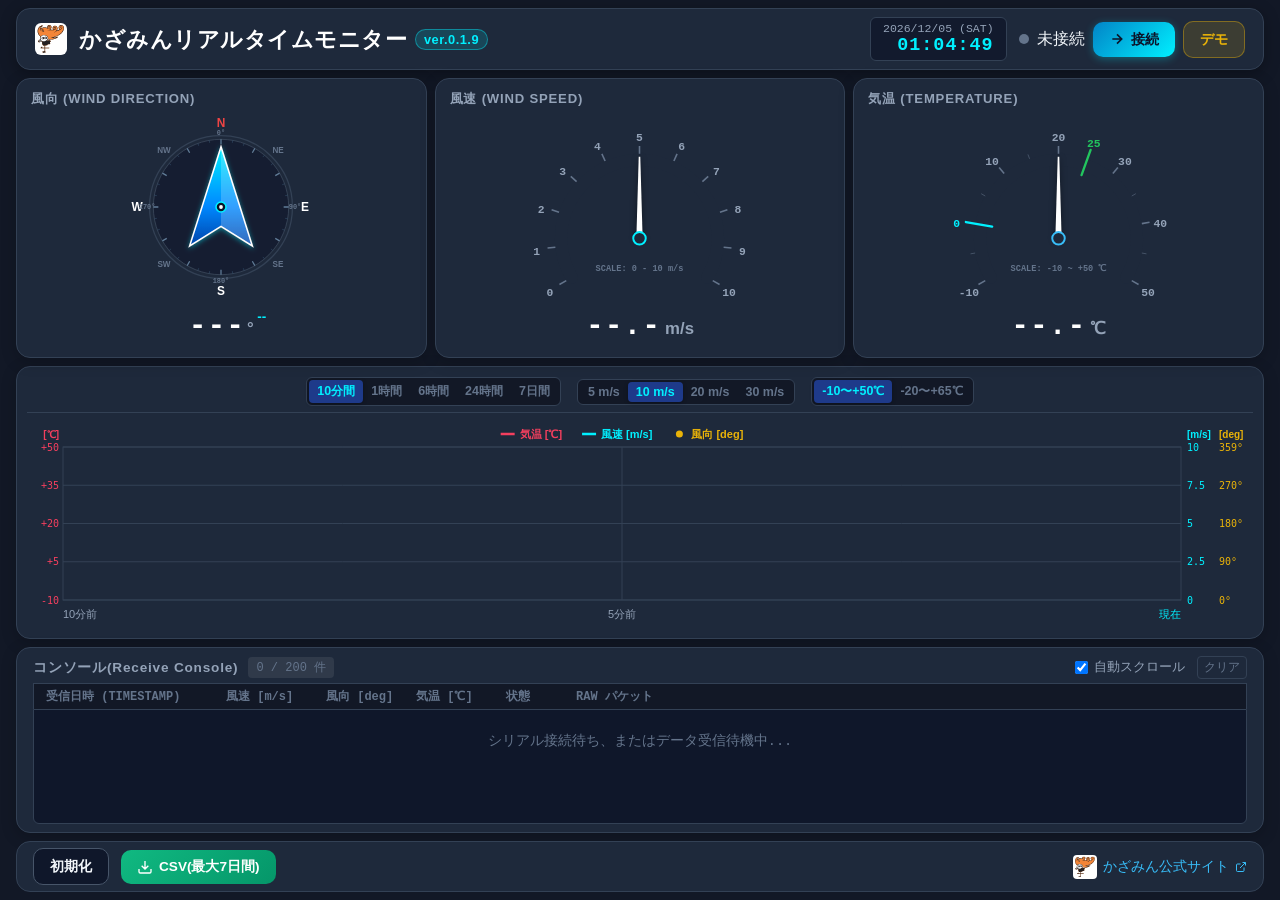
<file: main/index.html>
<!DOCTYPE html>
<html lang="ja">
<head>
  <meta charset="UTF-8">
  <meta name="viewport" content="width=device-width, initial-scale=1.0, maximum-scale=1.0, user-scalable=no">
  <title>かざみんリアルタイムモニター ver.0.1.9</title>
  <meta name="description" content="超音波風向風速計 かざみん (KZM100A/KZM100LR) Web Serial API リアルタイム計測モニター">
  <meta name="theme-color" content="#131f3d">
  <!-- PWA Manifest -->
  <link rel="manifest" href="./manifest.json">
  <!-- ファビコン (SVG) -->
  <link rel="icon" type="image/svg+xml" href="[data-uri]">
  <style>
/**
 * main.css
 * かざみんリアルタイムモニター (Web Serial Monitor) スタイルシート
 */

:root {
  --bg-primary: #121826;
  --bg-card: #1e293b;
  --bg-card-hover: #27354a;
  --bg-input: #0f172a;
  --border-color: #334155;
  --border-light: #475569;

  --text-primary: #f1f5f9;
  --text-secondary: #94a3b8;
  --text-muted: #64748b;

  --accent-cyan: #00f0ff;
  --accent-blue: #38bdf8;
  --accent-green: #22c55e;
  --accent-yellow: #eab308;
  --accent-red: #ef4444;

  --font-family: -apple-system, BlinkMacSystemFont, "Segoe UI", Roboto, "Helvetica Neue", Arial, sans-serif;
  --font-mono: ui-monospace, SFMono-Regular, Menlo, Monaco, Consolas, "Liberation Mono", "Courier New", monospace;

  --radius-sm: 6px;
  --radius-md: 10px;
  --radius-lg: 14px;
}

* {
  box-sizing: border-box;
  margin: 0;
  padding: 0;
}

body {
  background-color: var(--bg-primary);
  color: var(--text-primary);
  font-family: var(--font-family);
  min-height: 100vh;
  display: flex;
  flex-direction: column;
  overflow-x: hidden;
  -webkit-font-smoothing: antialiased;
}

/* アプリケーション全体コンテナ */
.app-container {
  display: flex;
  flex-direction: column;
  min-height: 100vh;
  width: 100%;
  max-width: 100%;
  margin: 0;
  padding: 8px 16px;
  gap: 8px;
  box-sizing: border-box;
}

/* ヘッダーエリア */
.app-header {
  display: flex;
  align-items: center;
  justify-content: space-between;
  flex-wrap: wrap;
  gap: 10px;
  background-color: var(--bg-card);
  border: 1px solid var(--border-color);
  border-radius: var(--radius-lg);
  padding: 8px 18px;
  box-shadow: 0 4px 16px rgba(0, 0, 0, 0.3);
  flex-shrink: 0;
}

.header-brand {
  display: flex;
  align-items: center;
  gap: 12px;
}

.header-logo {
  width: 32px;
  height: 32px;
  background-color: #ffffff;
  border-radius: var(--radius-sm);
  padding: 2px;
  box-sizing: border-box;
  display: block;
  flex-shrink: 0;
}

.header-title {
  font-size: 1.4rem;
  font-weight: 700;
  letter-spacing: 0.5px;
  color: #ffffff;
  display: flex;
  align-items: center;
  gap: 8px;
}

.header-version {
  font-size: 0.8rem;
  padding: 2px 8px;
  background-color: rgba(0, 240, 255, 0.15);
  color: var(--accent-cyan);
  border: 1px solid rgba(0, 240, 255, 0.4);
  border-radius: 9999px;
  font-weight: 600;
}

.header-controls {
  display: flex;
  align-items: center;
  gap: 12px;
  flex-wrap: wrap;
}

/* デジタル時計 */
.digital-clock-widget {
  display: flex;
  flex-direction: column;
  align-items: flex-end;
  background-color: rgba(15, 23, 42, 0.8);
  padding: 4px 12px;
  border-radius: var(--radius-sm);
  border: 1px solid var(--border-color);
}

.clock-date {
  font-size: 0.72rem;
  color: var(--text-secondary);
  font-family: var(--font-mono);
}

.clock-time {
  font-size: 1.15rem;
  font-weight: 700;
  color: var(--accent-cyan);
  font-family: var(--font-mono);
  letter-spacing: 1px;
}

/* 接続ボタン & デモモード */
.serial-controls {
  display: flex;
  align-items: center;
  gap: 8px;
}

.btn {
  padding: 8px 16px;
  font-size: 0.9rem;
  font-weight: 600;
  border-radius: var(--radius-md);
  border: none;
  cursor: pointer;
  transition: all 0.2s ease;
  display: inline-flex;
  align-items: center;
  justify-content: center;
  gap: 6px;
}

.btn-primary {
  background: linear-gradient(135deg, #0284c7, #00f0ff);
  color: #0b1329;
  box-shadow: 0 2px 8px rgba(0, 240, 255, 0.3);
}

.btn-primary:hover {
  filter: brightness(1.1);
  transform: translateY(-1px);
}

.btn-danger {
  background: linear-gradient(135deg, #dc2626, #ef4444);
  color: #ffffff;
  box-shadow: 0 2px 8px rgba(239, 68, 68, 0.3);
}

.btn-danger:hover {
  filter: brightness(1.1);
  transform: translateY(-1px);
}

.btn-secondary {
  background-color: var(--bg-input);
  color: var(--text-primary);
  border: 1px solid var(--border-light);
}

.btn-secondary:hover {
  background-color: var(--bg-card-hover);
  border-color: var(--accent-cyan);
}

.btn-demo {
  background-color: rgba(234, 179, 8, 0.15);
  color: var(--accent-yellow);
  border: 1px solid rgba(234, 179, 8, 0.4);
}

.btn-demo.active {
  background: linear-gradient(135deg, #ca8a04, #eab308);
  color: #0b1329;
  font-weight: 700;
}

.connection-status-dot {
  width: 10px;
  height: 10px;
  border-radius: 50%;
  background-color: var(--text-muted);
  display: inline-block;
  margin-right: 4px;
}

.connection-status-dot.connected {
  background-color: var(--accent-green);
  box-shadow: 0 0 8px var(--accent-green);
}

.connection-status-dot.demo {
  background-color: var(--accent-yellow);
  box-shadow: 0 0 8px var(--accent-yellow);
}

/* メインコンテンツレイアウト */
.app-main {
  display: flex;
  flex-direction: column;
  gap: 8px;
  flex: 1;
  min-height: 0;
}

/* 上段: 3連メーターパネル */
.gauges-section {
  display: grid;
  grid-template-columns: repeat(3, 1fr);
  gap: 8px;
  align-items: stretch;
  flex: none;
  min-height: 280px;
}

#gauge-dir-container,
#gauge-speed-container,
#gauge-temp-container {
  height: 100%;
  display: flex;
  flex-direction: column;
  min-height: 0;
}

.gauge-card {
  background-color: var(--bg-card);
  border: 1px solid var(--border-color);
  border-radius: var(--radius-lg);
  padding: 10px 14px;
  display: flex;
  flex-direction: column;
  justify-content: space-between;
  box-shadow: 0 4px 16px rgba(0, 0, 0, 0.2);
  height: 280px;
  position: relative;
  overflow: hidden;
}

.gauge-header {
  display: flex;
  justify-content: space-between;
  align-items: center;
  margin-bottom: 4px;
  min-height: 20px;
  flex-shrink: 0;
}

.gauge-title {
  font-size: 0.82rem;
  font-weight: 700;
  color: var(--text-secondary);
  letter-spacing: 0.8px;
}

.gauge-badge {
  font-size: 0.72rem;
  font-weight: 700;
  padding: 2px 6px;
  border-radius: 4px;
  background-color: var(--accent-red);
  color: #ffffff;
  animation: pulse-badge 1s infinite alternate;
}

@keyframes pulse-badge {
  from { opacity: 0.7; }
  to { opacity: 1; transform: scale(1.05); }
}

.gauge-body {
  flex: 1;
  display: flex;
  align-items: center;
  justify-content: center;
  position: relative;
  min-height: 180px;
  max-height: 200px;
}

.gauge-footer {
  margin-top: 4px;
  text-align: center;
  min-height: 42px;
  display: flex;
  flex-direction: column;
  justify-content: center;
  align-items: center;
  flex-shrink: 0;
}

.gauge-value-display {
  display: flex;
  align-items: baseline;
  justify-content: center;
  gap: 4px;
}

.value-number {
  font-size: 1.85rem;
  font-weight: 800;
  font-family: var(--font-mono);
  color: #ffffff;
  letter-spacing: 1px;
}

.value-number.error-text {
  color: var(--accent-red);
  animation: pulse-badge 0.8s infinite alternate;
}

.value-unit {
  font-size: 1.05rem;
  font-weight: 600;
  color: var(--text-secondary);
}

.value-sub {
  font-size: 0.85rem;
  color: var(--accent-cyan);
  margin-left: 8px;
  font-weight: 600;
}

.dir-value-display {
  position: relative;
  display: flex;
  justify-content: center;
  align-items: baseline;
  width: 100%;
}

.dir-main-val {
  display: flex;
  align-items: baseline;
  justify-content: center;
  gap: 2px;
}

.dir-name-label {
  position: absolute;
  left: calc(50% + 36px);
  white-space: nowrap;
  margin-left: 0;
}

/* コンパス SVG */
.compass-svg {
  height: 100%;
  min-height: 180px;
  max-height: 200px;
  width: auto;
  max-width: 100%;
}

.compass-outer-ring {
  fill: none;
  stroke: var(--border-color);
  stroke-width: 2;
}

.compass-inner-ring {
  fill: rgba(15, 23, 42, 0.6);
  stroke: var(--border-light);
  stroke-width: 1;
}

.compass-label {
  fill: var(--text-secondary);
  text-anchor: middle;
  dominant-baseline: central;
  font-weight: 700;
}

.compass-label.major-label {
  font-size: 19px;
  font-weight: 800;
  fill: #ffffff;
}

.compass-label.label-n {
  fill: var(--accent-red);
}

.compass-label.minor-label {
  font-size: 13px;
  font-weight: 700;
  fill: var(--text-muted);
}

.compass-deg-label {
  font-size: 11px;
  font-weight: 600;
  fill: var(--text-muted);
  text-anchor: middle;
  dominant-baseline: central;
  font-family: var(--font-mono);
}

/* スピードメーター SVG */
.speed-svg {
  height: 100%;
  min-height: 180px;
  max-height: 200px;
  width: auto;
  max-width: 100%;
}

.speed-arc-track {
  fill: none;
  stroke: #1e293b;
  stroke-width: 16;
  stroke-linecap: round;
}

.speed-arc-fill {
  fill: none;
  stroke-width: 16;
  stroke-linecap: round;
  transition: stroke-dashoffset 0.4s ease;
}

.speed-arc-mask {
  fill: none;
  stroke: #ffffff;
  stroke-width: 16;
  stroke-linecap: round;
  transition: stroke-dashoffset 0.4s cubic-bezier(0.2, 0.8, 0.2, 1);
}

.speed-arc-seg {
  fill: none;
  stroke-width: 16;
  stroke-linecap: butt;
}

.speed-arc-error {
  fill: none;
  stroke-width: 16;
  stroke-linecap: round;
}

.speed-tick-text {
  font-size: 14.5px;
  font-weight: 700;
  fill: var(--text-secondary);
  font-family: var(--font-mono);
}

.speed-scale-indicator {
  font-size: 11px;
  font-weight: 600;
  fill: var(--text-muted);
  text-anchor: middle;
  font-family: var(--font-mono);
}

/* 温度計 SVG・スタイル */
.temp-svg {
  height: 100%;
  min-height: 180px;
  max-height: 200px;
  width: auto;
  max-width: 100%;
}

.temp-arc-track {
  fill: none;
  stroke: #1e293b;
  stroke-width: 16;
  stroke-linecap: round;
}

.temp-arc-mask {
  fill: none;
  stroke: #ffffff;
  stroke-width: 16;
  stroke-linecap: round;
  transition: stroke-dashoffset 0.4s cubic-bezier(0.2, 0.8, 0.2, 1);
}

.temp-arc-seg {
  fill: none;
  stroke-width: 16;
  stroke-linecap: butt;
}

.temp-tick-text {
  font-size: 14.5px;
  font-weight: 700;
  fill: var(--text-secondary);
  font-family: var(--font-mono);
}

.temp-scale-indicator {
  font-size: 11px;
  font-weight: 600;
  fill: var(--text-muted);
  text-anchor: middle;
  font-family: var(--font-mono);
}

/* 中段: 時間軸グラフパネル */
.chart-section {
  background-color: var(--bg-card);
  border: 1px solid var(--border-color);
  border-radius: var(--radius-lg);
  padding: 10px 10px;
  box-shadow: 0 4px 16px rgba(0, 0, 0, 0.2);
  display: flex;
  flex-direction: column;
  flex: 1.35;
  min-height: 0;
}

.chart-panel {
  display: flex;
  flex-direction: column;
  flex: 1;
  min-height: 0;
}

.chart-controls-bar {
  display: flex;
  align-items: center;
  justify-content: center;
  flex-wrap: wrap;
  gap: 16px;
  margin-bottom: 6px;
  padding-bottom: 6px;
  border-bottom: 1px solid var(--border-color);
  flex-shrink: 0;
}

.control-group {
  display: flex;
  align-items: center;
  gap: 8px;
  flex-wrap: wrap;
}

.control-label {
  font-size: 0.8rem;
  color: var(--text-secondary);
  font-weight: 600;
}

.btn-group {
  display: inline-flex;
  background-color: var(--bg-primary);
  border-radius: var(--radius-sm);
  padding: 2px;
  border: 1px solid var(--border-color);
}

.btn-scale {
  background: none;
  border: none;
  color: var(--text-muted);
  padding: 3px 8px;
  font-size: 0.78rem;
  font-weight: 600;
  border-radius: 4px;
  cursor: pointer;
  transition: all 0.2s ease;
}

.btn-scale:hover {
  color: var(--text-primary);
}

.btn-scale.active {
  background-color: #1e3a8a;
  color: var(--accent-cyan);
  box-shadow: 0 1px 4px rgba(0, 0, 0, 0.3);
}

.chart-canvas-wrapper {
  width: 100%;
  position: relative;
  flex: 1;
  min-height: 160px;
  height: auto;
}

#time-series-canvas {
  position: absolute;
  top: 0;
  left: 0;
  width: 100%;
  height: 100%;
  display: block;
}

/* 下段: 受信コンソール & CSV出力 */
.bottom-section {
  display: flex;
  flex-direction: column;
  flex: 1;
  min-height: 0;
}

#console-container {
  display: flex;
  flex-direction: column;
  flex: 1;
  height: 100%;
  min-height: 0;
}

.console-card {
  background-color: var(--bg-card);
  border: 1px solid var(--border-color);
  border-radius: var(--radius-lg);
  padding: 8px 16px;
  box-shadow: 0 4px 16px rgba(0, 0, 0, 0.2);
  display: flex;
  flex-direction: column;
  flex: 1;
  min-height: 0;
}

.console-header {
  display: flex;
  justify-content: space-between;
  align-items: center;
  margin-bottom: 4px;
  flex-wrap: wrap;
  gap: 8px;
  flex-shrink: 0;
}

.console-title-area {
  display: flex;
  align-items: center;
  gap: 10px;
}

.console-title {
  font-size: 0.85rem;
  font-weight: 700;
  color: var(--text-secondary);
  letter-spacing: 0.8px;
}

.console-count-badge {
  font-size: 0.75rem;
  background-color: rgba(255, 255, 255, 0.08);
  padding: 2px 8px;
  border-radius: 4px;
  color: var(--text-muted);
  font-family: var(--font-mono);
}

.console-actions {
  display: flex;
  align-items: center;
  gap: 12px;
}

.auto-scroll-label {
  font-size: 0.8rem;
  color: var(--text-secondary);
  display: flex;
  align-items: center;
  gap: 6px;
  cursor: pointer;
}

.btn-clear-console {
  background: none;
  border: 1px solid var(--border-color);
  color: var(--text-muted);
  padding: 2px 6px;
  font-size: 0.75rem;
  border-radius: 4px;
  cursor: pointer;
}

.btn-clear-console:hover {
  color: var(--text-primary);
  border-color: var(--border-light);
}

.console-table-header {
  display: grid;
  grid-template-columns: 180px 100px 90px 90px 70px 1fr;
  padding: 4px 12px;
  background-color: var(--bg-primary);
  border: 1px solid var(--border-color);
  border-bottom: none;
  font-size: 0.75rem;
  font-weight: 700;
  color: var(--text-muted);
  font-family: var(--font-mono);
  flex-shrink: 0;
}

.console-body {
  flex: 1;
  min-height: 65px;
  height: auto;
  overflow-y: auto;
  background-color: #0f172a;
  border: 1px solid var(--border-color);
  border-radius: 0 0 var(--radius-sm) var(--radius-sm);
  padding: 2px 0;
  font-family: var(--font-mono);
  font-size: 0.82rem;
}

.console-placeholder {
  color: var(--text-muted);
  padding: 20px;
  text-align: center;
  font-size: 0.85rem;
}

.console-row {
  display: grid;
  grid-template-columns: 180px 100px 90px 90px 70px 1fr;
  padding: 3px 12px;
  border-bottom: 1px solid rgba(255, 255, 255, 0.03);
  align-items: center;
  transition: background-color 0.1s ease;
}

.console-row:hover {
  background-color: rgba(255, 255, 255, 0.04);
}

.console-row.row-error {
  background-color: rgba(239, 68, 68, 0.15);
  color: #fca5a5;
}

.col-speed.val-error {
  color: var(--accent-red);
  font-weight: 700;
}

.badge-ok {
  color: var(--accent-green);
  font-weight: 700;
}

.badge-err {
  color: var(--accent-red);
  font-weight: 700;
}

.col-raw {
  color: var(--text-muted);
  overflow: hidden;
  text-overflow: ellipsis;
  white-space: nowrap;
}

/* フッターエリア */
.app-footer {
  display: flex;
  align-items: center;
  justify-content: space-between;
  flex-wrap: wrap;
  gap: 8px;
  padding: 6px 16px;
  background-color: var(--bg-card);
  border: 1px solid var(--border-color);
  border-radius: var(--radius-lg);
  margin-top: 0;
  flex-shrink: 0;
}

.footer-left {
  display: flex;
  align-items: center;
  gap: 12px;
}

.footer-link {
  color: var(--accent-blue);
  text-decoration: none;
  font-size: 0.85rem;
  display: flex;
  align-items: center;
  gap: 6px;
  transition: color 0.2s;
}

.footer-link:hover {
  color: var(--accent-cyan);
  text-decoration: underline;
}

.footer-logo {
  width: 24px;
  height: 24px;
  background-color: #ffffff;
  border-radius: 4px;
  padding: 1.5px;
  box-sizing: border-box;
  display: inline-block;
  vertical-align: middle;
  flex-shrink: 0;
}

.footer-right {
  display: flex;
  align-items: center;
  gap: 16px;
}

.btn-csv {
  background: linear-gradient(135deg, #10b981, #059669);
  color: #ffffff;
  padding: 8px 16px;
  font-size: 0.85rem;
}

.btn-csv:hover {
  filter: brightness(1.1);
}

/* 16:9 大画面およびデスクトップ表示（全画面表示最適化） */
@media (min-width: 901px) and (min-height: 800px) {
  body {
    height: 100vh;
    overflow: hidden;
  }
  .app-container {
    height: 100vh;
    max-height: 100vh;
    overflow: hidden;
  }
}

/* タブレット・中画面対応 */
@media (max-width: 900px) {
  body {
    overflow-y: auto;
  }
  .app-container {
    height: auto;
    min-height: 100vh;
    padding: 10px 12px;
    gap: 12px;
  }
  .gauge-card {
    height: 280px;
    min-height: 280px;
    padding: 10px 10px;
  }
  .gauge-title {
    font-size: 0.78rem;
    letter-spacing: 0.5px;
  }
  .gauge-body {
    min-height: 180px;
    max-height: 200px;
  }
  .compass-svg, .speed-svg, .temp-svg {
    max-height: 200px;
  }
  .chart-section {
    flex: none;
    height: auto;
  }
  .chart-canvas-wrapper {
    height: 360px;
    min-height: 360px;
  }
  #time-series-canvas {
    position: relative;
    height: 360px;
  }
  .bottom-section {
    flex: none;
    height: auto;
  }
  .console-body {
    height: 180px;
    flex: none;
  }
}

/* 横方向に余裕が無い場合（スマートフォン縦画面・狭画面）: 3連メーターを縦並びに配置 */
@media (max-width: 600px) and (orientation: portrait), (max-width: 520px) {
  .gauges-section {
    grid-template-columns: 1fr;
    flex: none;
  }
}

/* スマホ対応 */
@media (max-width: 680px) {
  .app-header {
    flex-direction: column;
    align-items: flex-start;
  }
  .header-controls {
    width: 100%;
    justify-content: space-between;
  }
  .chart-canvas-wrapper {
    height: 320px;
    min-height: 320px;
  }
  #time-series-canvas {
    height: 320px;
  }
  .console-table-header, .console-row {
    grid-template-columns: 120px 70px 60px 60px 50px 1fr;
    font-size: 0.72rem;
  }
  .app-footer {
    flex-direction: column;
    align-items: flex-start;
  }
}

/* 画面高さが小さい場合のスクロール許可 */
@media (max-height: 799px) and (min-width: 901px) {
  body {
    overflow-y: auto;
  }
  .app-container {
    height: auto;
    min-height: 100vh;
  }
  .gauge-card {
    height: 280px;
    min-height: 280px;
  }
  .chart-section {
    flex: none;
    height: auto;
  }
  .chart-canvas-wrapper {
    min-height: 240px;
    height: 240px;
  }
  #time-series-canvas {
    position: relative;
    height: 240px;
  }
  .bottom-section {
    flex: none;
    height: auto;
  }
  .console-card {
    flex: none;
    height: auto;
  }
  .console-body {
    height: 120px;
    min-height: 120px;
    max-height: 120px;
    flex: none;
  }
}
  </style>
  <script>
    window.onerror = function(msg, url, lineNo, columnNo, error) {
      console.error('[Kazamin Monitor] Unhandled Error:', msg, 'at', url + ':' + lineNo, error);
      return false;
    };
    window.addEventListener('unhandledrejection', function(event) {
      console.error('[Kazamin Monitor] Unhandled Promise Rejection:', event.reason);
    });
  </script>
</head>
<body>
  <!-- かざみん アイコンシンボル定義 (スタンドアロン単一ファイル配信用) -->
  <svg style="display: none;" xmlns="http://www.w3.org/2000/svg">
    <symbol id="kazamin-icon" viewBox="0 0 562 562">
      <path d="M0 0 C8.23898198 6.1102498 13.15113702 15.25733408 15.375 25.1875 C18.17293761 43.38851682 11.66185852 61.69225311 1.61328125 76.73046875 C1.08089844 77.47941406 0.54851562 78.22835937 0 79 C-0.52207031 79.75925781 -1.04414063 80.51851563 -1.58203125 81.30078125 C-2.04996094 81.86152344 -2.51789063 82.42226562 -3 83 C-3.66 83 -4.32 83 -5 83 C-5.99 84.98 -5.99 84.98 -7 87 C-3.12420376 87.90892567 0.47618839 88.12881615 4.453125 88.1328125 C6.33028198 88.13583374 6.33028198 88.13583374 8.24536133 88.13891602 C9.58024269 88.13482954 10.91512244 88.13018074 12.25 88.125 C12.92340424 88.12378143 13.59680847 88.12256287 14.2906189 88.12130737 C27.59476472 88.09295808 40.78878965 87.68142677 54 86 C54.22101175 83.85381922 54.22101175 83.85381922 52.42578125 82.22265625 C51.72839844 81.50980469 51.03101563 80.79695313 50.3125 80.0625 C44.73725627 73.93368597 40.54867515 66.41301899 40 58 C39.94972656 57.360625 39.89945312 56.72125 39.84765625 56.0625 C39.29661774 43.71923746 43.81383316 31.71010236 51.6875 22.3125 C61.14539004 12.28784502 72.47433587 6.77731902 86.2265625 5.76171875 C99.30136912 5.476177 109.63999243 8.958204 120 17 C131.46750941 27.31672062 136.68075178 40.82993521 138.3125 55.8828125 C139.05251987 72.48700842 133.2145541 88.86818235 125 103 C145.21273815 98.82563016 164.60836976 92.39572414 183 83 C179.82460444 79.57421051 179.82460444 79.57421051 176 77 C176 76.34 176 75.68 176 75 C175.4121875 74.76023437 174.824375 74.52046875 174.21875 74.2734375 C168.35827926 70.90985746 164.92804126 63.54076481 162.5625 57.4375 C159.49637875 47.13745633 159.43565639 35.40799173 163.74609375 25.48046875 C164.15988281 24.66191406 164.57367188 23.84335937 165 23 C165.42410156 22.15050781 165.84820312 21.30101563 166.28515625 20.42578125 C173.77134967 6.80883333 186.00811988 -1.44173022 200.4375 -6.5 C213.4456579 -10.0649641 225.92722852 -8.32079729 238.0625 -2.875 C251.86591648 4.48682212 259.04949265 16.25483319 264.0546875 30.640625 C271.90907654 58.55291662 260.91181209 90.08070688 248.16894531 114.81933594 C242.54363884 125.31332871 235.40022624 134.7081788 228 144 C227.28457031 144.94746094 226.56914062 145.89492187 225.83203125 146.87109375 C225.22746094 147.57363281 224.62289063 148.27617187 224 149 C223.34 149 222.68 149 222 149 C221.74734375 149.57621094 221.4946875 150.15242187 221.234375 150.74609375 C216.48629574 159.41584606 206.65745489 165.65891115 198.90332031 171.54980469 C196.99621206 173.00288614 195.10316818 174.47292961 193.2109375 175.9453125 C183.94035355 183.09787594 174.30503556 189.49454169 164.31103516 195.59033203 C162.82825182 196.49478914 161.34847027 197.40419666 159.87255859 198.31982422 C128.10528785 218.01628934 92.55238331 230.61115584 57.13745117 241.99121094 C55.08816705 242.65012013 53.04214447 243.31928518 51 244 C66.81666216 246.26474146 82.42447075 245.36376336 98 242 C98.66273926 241.86078125 99.32547852 241.7215625 100.00830078 241.578125 C112.93574511 238.80176112 125.84672913 234.69239506 137.91015625 229.26953125 C141.24187645 227.90061966 142.64815784 227.81699688 146 229 C147 230 147 230 147.55078125 232.67578125 C146.93097948 236.41657068 146.55183462 236.78163559 143.73046875 239.04296875 C142.23270952 240.11468065 140.71686133 241.16138938 139.1875 242.1875 C138.37434326 242.74993408 137.56118652 243.31236816 136.72338867 243.8918457 C85.24555433 278.96633903 22.9675512 290.67405003 -38.30175781 281.43652344 C-44.24403011 280.47517862 -50.136002 279.36439557 -56 278 C-56.2578125 278.89332031 -56.515625 279.78664063 -56.78125 280.70703125 C-57.99164501 283.97742546 -59.29939669 286.01600488 -61.5 288.6875 C-63.45970464 291.09145971 -65.27642504 293.41463756 -67 296 C-67.66 296 -68.32 296 -69 296 C-69.268125 296.639375 -69.53625 297.27875 -69.8125 297.9375 C-71 300 -71 300 -74 301 C-74 301.66 -74 302.32 -74 303 C-74.66 303.33 -75.32 303.66 -76 304 C-66.76725725 304.58027014 -58.9035965 303.99434603 -50 301.5 C-33.91275291 297.08702413 -20.09514142 298.0970253 -5.0625 305.9375 C4.78739909 311.64612765 4.78739909 311.64612765 7.0625 316.0625 C6.97165795 318.8786037 5.88810175 319.94281451 4 322 C1.4765625 323.0546875 1.4765625 323.0546875 -1.375 323.875 C-6.75412743 325.70830895 -9.08089266 327.10343285 -12 332 C-14.96395159 338.75780962 -13.41739754 343.20722348 -11.04296875 350.046875 C-10.69878906 351.02140625 -10.35460937 351.9959375 -10 353 C-8.64083042 357.45642874 -8.84583593 361.49633882 -10 366 C-15.73231253 373.81678981 -25.8701315 376.42540059 -34.9453125 378.45703125 C-39.79805374 379.3138684 -43.77048586 378.32110703 -48.3515625 376.6015625 C-51.9962947 375.77370297 -53.70471357 376.24605722 -57 378 C-58.58199929 380.43429411 -59.73413036 382.50618559 -60.875 385.125 C-61.18179688 385.78371094 -61.48859375 386.44242187 -61.8046875 387.12109375 C-62.55498855 388.73893038 -63.28006225 390.3684251 -64 392 C-64.66 392 -65.32 392 -66 392 C-66.33 392.99 -66.66 393.98 -67 395 C-69.546875 396.5703125 -69.546875 396.5703125 -72.75 398.125 C-73.79671875 398.64320313 -74.8434375 399.16140625 -75.921875 399.6953125 C-81.58609688 402.09613751 -86.7530628 402.15502198 -92.8125 402.125 C-93.58142578 402.12886719 -94.35035156 402.13273437 -95.14257812 402.13671875 C-100.17944806 402.1282177 -105.01409716 401.71633268 -110 401 C-111.24551699 405.81398781 -111.12689044 410.52346887 -111.09765625 415.45703125 C-111.0962413 416.35999435 -111.09482635 417.26295746 -111.09336853 418.19328308 C-111.08778823 421.06638963 -111.07523934 423.93941716 -111.0625 426.8125 C-111.05748245 428.76497283 -111.05291999 430.71744689 -111.04882812 432.66992188 C-111.03782525 437.44664485 -111.02057418 442.22330904 -111 447 C-110.00663635 446.99111755 -109.01327271 446.98223511 -107.98980713 446.9730835 C-98.63164962 446.89202258 -89.27356327 446.83204664 -79.91513443 446.79275131 C-75.10375596 446.77187 -70.29266075 446.74354246 -65.48144531 446.69824219 C-60.83895837 446.65480378 -56.19674399 446.63086699 -51.55406952 446.62049103 C-49.78220071 446.61309604 -48.01034693 446.59865537 -46.23859406 446.57707977 C-43.75801779 446.54807185 -41.27856996 446.54404281 -38.79785156 446.54589844 C-38.06417358 446.53151733 -37.33049561 446.51713623 -36.57458496 446.50231934 C-33.13007132 446.53022876 -31.30072081 446.77578163 -28.50482178 448.8604126 C-27 451 -27 451 -27.125 453.6875 C-28 456 -28 456 -30 457 C-32.5622268 457.12226853 -35.09908818 457.18565577 -37.66259766 457.20532227 C-38.45292892 457.21522186 -39.24326019 457.22512146 -40.05754089 457.23532104 C-42.6763507 457.26697122 -45.29517866 457.29170733 -47.9140625 457.31640625 C-49.72724892 457.33697274 -51.54043052 457.35796913 -53.35360718 457.37937927 C-58.13098242 457.43463142 -62.90840115 457.48402682 -67.68585205 457.53222656 C-73.41527068 457.59123999 -79.14460964 457.65748523 -84.8739624 457.72252655 C-93.58259304 457.82057561 -102.29127425 457.90940458 -111 458 C-111 480.11 -111 502.22 -111 525 C-108.69 526.32 -106.38 527.64 -104 529 C-102.56695936 531.86608129 -102.69355845 533.81300783 -103 537 C-105.72096784 541.94243434 -108.60491276 544.41190252 -113.4375 547.25 C-115.10619141 548.24773437 -115.10619141 548.24773437 -116.80859375 549.265625 C-122.82911009 552.53748455 -127.28282673 553.38825298 -134.0625 553.4375 C-134.86494141 553.47037109 -135.66738281 553.50324219 -136.49414062 553.53710938 C-138.7728719 553.55791107 -140.77620985 553.50171217 -143 553 C-145.55859375 550.59765625 -145.55859375 550.59765625 -147 548 C-147 547.34 -147 546.68 -147 546 C-147.680625 546.226875 -148.36125 546.45375 -149.0625 546.6875 C-152.98783202 547.10508851 -155.85524116 546.31013091 -159 544 C-161.62385212 540.51687468 -162.84745919 537.11136879 -163.4375 532.8125 C-162.91265031 529.4384663 -162.11920656 527.68432831 -160 525 C-155.70165055 521.73172838 -151.58321517 519.97687165 -146.375 518.75 C-145.67785889 518.58161621 -144.98071777 518.41323242 -144.26245117 518.23974609 C-136.08563809 516.3927351 -128.87750634 515.84899747 -121 519 C-121 498.54 -121 478.08 -121 457 C-126.59582031 457.05800781 -132.19164062 457.11601562 -137.95703125 457.17578125 C-141.49807578 457.20132331 -145.03900705 457.22539231 -148.58007812 457.24414062 C-154.20312021 457.27405283 -159.82575599 457.30947117 -165.44848633 457.37719727 C-169.98076012 457.4314483 -174.51259836 457.46140586 -179.04517174 457.47438622 C-180.77602689 457.48363861 -182.50685769 457.50170637 -184.23752785 457.52865028 C-186.65863531 457.56485067 -189.07793387 457.56994941 -191.49926758 457.56762695 C-192.21783936 457.58560333 -192.93641113 457.60357971 -193.67675781 457.62210083 C-195.67805481 457.60127258 -195.67805481 457.60127258 -199 457 C-200.96879578 454.46452332 -200.96879578 454.46452332 -202 452 C-200.01966068 448.46624164 -197.9154667 445.65926699 -195.05859375 442.79296875 C-194.31029297 442.04208984 -193.56199219 441.29121094 -192.79101562 440.51757812 C-192.01435547 439.74865234 -191.23769531 438.97972656 -190.4375 438.1875 C-189.26670898 437.00510742 -189.26670898 437.00510742 -188.07226562 435.79882812 C-186.95174805 434.68217773 -186.95174805 434.68217773 -185.80859375 433.54296875 C-185.12595459 432.86258545 -184.44331543 432.18220215 -183.73999023 431.48120117 C-182 430 -182 430 -180 430 C-179.67 429.01 -179.34 428.02 -179 427 C-176.6875 426.375 -176.6875 426.375 -174 426 C-171 428 -171 428 -170.48828125 429.8125 C-170.43027344 430.534375 -170.37226563 431.25625 -170.3125 432 C-170.24675781 432.70125 -170.18101562 433.4025 -170.11328125 434.125 C-169.94430483 438.41350505 -170 442.70816722 -170 447 C-154.16 447 -138.32 447 -122 447 C-121.67 432.48 -121.34 417.96 -121 403 C-125.95 403.66 -130.9 404.32 -136 405 C-144.51288591 405 -148.9943489 403.92630421 -155.5625 398.5625 C-166.93167243 387.76178619 -170.53455496 373.36047139 -171.875 358.25 C-172.3922153 346.07739814 -171.19583838 333.75852772 -168 322 C-173.93715246 320.23873946 -177.49508858 322.13283635 -182.8125 324.625 C-199.00453027 331.81203845 -220.02753736 339.96926017 -237.8125 334.8125 C-243.22645129 332.75959078 -245.9927996 329.74581403 -248.875 324.75 C-250.27941612 320.06861292 -250.41756367 316.68107564 -249 312 C-246.52085462 307.12536139 -244.18339863 303.14756863 -239 301 C-239 300.34 -239 299.68 -239 299 C-229.86508609 292.2322203 -219.3120744 287.64352093 -209 283 C-209.2165625 282.01902344 -209.433125 281.03804688 -209.65625 280.02734375 C-213.44813028 262.01084907 -212.38424569 247.06477977 -205.2421875 230.125 C-203.87687098 227.25071385 -203.87687098 227.25071385 -204 225 C-205.68006144 223.49457477 -205.68006144 223.49457477 -207.875 221.9375 C-213.19566338 217.92174615 -218.12414999 213.54140543 -223 209 C-223.88558594 208.18789063 -223.88558594 208.18789063 -224.7890625 207.359375 C-226 206 -226 206 -226 204 C-226.66 204 -227.32 204 -228 204 C-249.99591449 177.89373785 -261.93610793 142.54801878 -261.25 108.45703125 C-259.18226616 79.86414927 -249.0588026 52.0228116 -229 31 C-226.73046875 29.69140625 -226.73046875 29.69140625 -225 29 C-225 28.34 -225 27.68 -225 27 C-218.04316596 20.92946419 -210.29590004 16.01905892 -202 12 C-200.60007812 11.32130859 -200.60007812 11.32130859 -199.171875 10.62890625 C-187.75976307 5.48735315 -171.15716466 0.56966246 -158.703125 3.875 C-156 5 -156 5 -154.8125 6.8125 C-155.04927912 9.57492309 -156.11759817 10.73888482 -158.13671875 12.5703125 C-163.36885336 16.58490635 -169.04732733 20.15672341 -175 23 C-175 23.66 -175 24.32 -175 25 C-175.66 25 -176.32 25 -177 25 C-177 25.66 -177 26.32 -177 27 C-178.875 29.125 -178.875 29.125 -181 31 C-181.66 31 -182.32 31 -183 31 C-183.26425781 31.57234375 -183.52851563 32.1446875 -183.80078125 32.734375 C-185.06551927 35.12378234 -186.54701292 37.10272629 -188.1875 39.25 C-192.97329585 45.94609251 -195.90651574 53.42143369 -199 61 C-198.30777344 60.56429687 -197.61554688 60.12859375 -196.90234375 59.6796875 C-184.43443928 52.09052826 -171.29144167 47.02844866 -157 44 C-156.29858887 43.84901855 -155.59717773 43.69803711 -154.87451172 43.54248047 C-130.68272958 38.61482017 -103.13344694 38.97547705 -79 44 C-78.30293945 44.14405273 -77.60587891 44.28810547 -76.88769531 44.43652344 C-73.23621715 45.20885047 -69.61065872 46.05546776 -66 47 C-66.144375 46.3709375 -66.28875 45.741875 -66.4375 45.09375 C-69.0217716 33.17738653 -68.4097446 22.50822781 -62.25 11.6875 C-55.55488977 1.42276097 -47.16654871 -4.0818468 -35.45703125 -7.421875 C-22.35554293 -10.50457813 -11.17040858 -6.95567982 0 0 Z M-181 443 C-181.99 443.99 -182.98 444.98 -184 446 C-183.67 446.66 -183.34 447.32 -183 448 C-182.01 447.67 -181.02 447.34 -180 447 C-180.33 445.68 -180.66 444.36 -181 443 Z " transform="translate(274,9)" style="fill: #F38538;"/><path d="M0 0 C8.23898198 6.1102498 13.15113702 15.25733408 15.375 25.1875 C18.17293761 43.38851682 11.66185852 61.69225311 1.61328125 76.73046875 C1.08089844 77.47941406 0.54851562 78.22835937 0 79 C-0.52207031 79.75925781 -1.04414063 80.51851563 -1.58203125 81.30078125 C-2.04996094 81.86152344 -2.51789063 82.42226562 -3 83 C-3.66 83 -4.32 83 -5 83 C-5.99 84.98 -5.99 84.98 -7 87 C-3.12420376 87.90892567 0.47618839 88.12881615 4.453125 88.1328125 C6.33028198 88.13583374 6.33028198 88.13583374 8.24536133 88.13891602 C9.58024269 88.13482954 10.91512244 88.13018074 12.25 88.125 C12.92340424 88.12378143 13.59680847 88.12256287 14.2906189 88.12130737 C27.59476472 88.09295808 40.78878965 87.68142677 54 86 C54.22101175 83.85381922 54.22101175 83.85381922 52.42578125 82.22265625 C51.72839844 81.50980469 51.03101563 80.79695313 50.3125 80.0625 C44.73725627 73.93368597 40.54867515 66.41301899 40 58 C39.94972656 57.360625 39.89945312 56.72125 39.84765625 56.0625 C39.29661774 43.71923746 43.81383316 31.71010236 51.6875 22.3125 C61.14539004 12.28784502 72.47433587 6.77731902 86.2265625 5.76171875 C99.30136912 5.476177 109.63999243 8.958204 120 17 C131.46750941 27.31672062 136.68075178 40.82993521 138.3125 55.8828125 C139.05251987 72.48700842 133.2145541 88.86818235 125 103 C145.21273815 98.82563016 164.60836976 92.39572414 183 83 C179.82460444 79.57421051 179.82460444 79.57421051 176 77 C176 76.34 176 75.68 176 75 C175.4121875 74.76023437 174.824375 74.52046875 174.21875 74.2734375 C168.35827926 70.90985746 164.92804126 63.54076481 162.5625 57.4375 C159.49637875 47.13745633 159.43565639 35.40799173 163.74609375 25.48046875 C164.15988281 24.66191406 164.57367188 23.84335937 165 23 C165.42410156 22.15050781 165.84820312 21.30101563 166.28515625 20.42578125 C173.77134967 6.80883333 186.00811988 -1.44173022 200.4375 -6.5 C213.4456579 -10.0649641 225.92722852 -8.32079729 238.0625 -2.875 C251.86591648 4.48682212 259.04949265 16.25483319 264.0546875 30.640625 C271.90907654 58.55291662 260.91181209 90.08070688 248.16894531 114.81933594 C242.54363884 125.31332871 235.40022624 134.7081788 228 144 C227.28457031 144.94746094 226.56914062 145.89492187 225.83203125 146.87109375 C225.22746094 147.57363281 224.62289063 148.27617187 224 149 C223.34 149 222.68 149 222 149 C221.74734375 149.57621094 221.4946875 150.15242187 221.234375 150.74609375 C216.48629574 159.41584606 206.65745489 165.65891115 198.90332031 171.54980469 C196.99621206 173.00288614 195.10316818 174.47292961 193.2109375 175.9453125 C183.94035355 183.09787594 174.30503556 189.49454169 164.31103516 195.59033203 C162.82825182 196.49478914 161.34847027 197.40419666 159.87255859 198.31982422 C128.10528785 218.01628934 92.55238331 230.61115584 57.13745117 241.99121094 C55.08816705 242.65012013 53.04214447 243.31928518 51 244 C66.81666216 246.26474146 82.42447075 245.36376336 98 242 C98.66273926 241.86078125 99.32547852 241.7215625 100.00830078 241.578125 C112.93574511 238.80176112 125.84672913 234.69239506 137.91015625 229.26953125 C141.24187645 227.90061966 142.64815784 227.81699688 146 229 C147 230 147 230 147.55078125 232.67578125 C146.93097948 236.41657068 146.55183462 236.78163559 143.73046875 239.04296875 C142.23270952 240.11468065 140.71686133 241.16138938 139.1875 242.1875 C138.37434326 242.74993408 137.56118652 243.31236816 136.72338867 243.8918457 C85.24555433 278.96633903 22.9675512 290.67405003 -38.30175781 281.43652344 C-44.24403011 280.47517862 -50.136002 279.36439557 -56 278 C-56.2578125 278.89332031 -56.515625 279.78664063 -56.78125 280.70703125 C-57.99164501 283.97742546 -59.29939669 286.01600488 -61.5 288.6875 C-63.45970464 291.09145971 -65.27642504 293.41463756 -67 296 C-67.66 296 -68.32 296 -69 296 C-69.268125 296.639375 -69.53625 297.27875 -69.8125 297.9375 C-71 300 -71 300 -74 301 C-74 301.66 -74 302.32 -74 303 C-74.66 303.33 -75.32 303.66 -76 304 C-66.76725725 304.58027014 -58.9035965 303.99434603 -50 301.5 C-33.91275291 297.08702413 -20.09514142 298.0970253 -5.0625 305.9375 C4.78739909 311.64612765 4.78739909 311.64612765 7.0625 316.0625 C6.97165795 318.8786037 5.88810175 319.94281451 4 322 C1.4765625 323.0546875 1.4765625 323.0546875 -1.375 323.875 C-6.75412743 325.70830895 -9.08089266 327.10343285 -12 332 C-14.96395159 338.75780962 -13.41739754 343.20722348 -11.04296875 350.046875 C-10.69878906 351.02140625 -10.35460937 351.9959375 -10 353 C-8.64083042 357.45642874 -8.84583593 361.49633882 -10 366 C-15.73231253 373.81678981 -25.8701315 376.42540059 -34.9453125 378.45703125 C-39.79805374 379.3138684 -43.77048586 378.32110703 -48.3515625 376.6015625 C-51.9962947 375.77370297 -53.70471357 376.24605722 -57 378 C-58.58199929 380.43429411 -59.73413036 382.50618559 -60.875 385.125 C-61.18179688 385.78371094 -61.48859375 386.44242187 -61.8046875 387.12109375 C-62.55498855 388.73893038 -63.28006225 390.3684251 -64 392 C-64.66 392 -65.32 392 -66 392 C-66.33 392.99 -66.66 393.98 -67 395 C-69.546875 396.5703125 -69.546875 396.5703125 -72.75 398.125 C-73.79671875 398.64320313 -74.8434375 399.16140625 -75.921875 399.6953125 C-81.58609688 402.09613751 -86.7530628 402.15502198 -92.8125 402.125 C-93.58142578 402.12886719 -94.35035156 402.13273437 -95.14257812 402.13671875 C-100.17944806 402.1282177 -105.01409716 401.71633268 -110 401 C-111.24551699 405.81398781 -111.12689044 410.52346887 -111.09765625 415.45703125 C-111.0962413 416.35999435 -111.09482635 417.26295746 -111.09336853 418.19328308 C-111.08778823 421.06638963 -111.07523934 423.93941716 -111.0625 426.8125 C-111.05748245 428.76497283 -111.05291999 430.71744689 -111.04882812 432.66992188 C-111.03782525 437.44664485 -111.02057418 442.22330904 -111 447 C-110.00663635 446.99111755 -109.01327271 446.98223511 -107.98980713 446.9730835 C-98.63164962 446.89202258 -89.27356327 446.83204664 -79.91513443 446.79275131 C-75.10375596 446.77187 -70.29266075 446.74354246 -65.48144531 446.69824219 C-60.83895837 446.65480378 -56.19674399 446.63086699 -51.55406952 446.62049103 C-49.78220071 446.61309604 -48.01034693 446.59865537 -46.23859406 446.57707977 C-43.75801779 446.54807185 -41.27856996 446.54404281 -38.79785156 446.54589844 C-38.06417358 446.53151733 -37.33049561 446.51713623 -36.57458496 446.50231934 C-33.13007132 446.53022876 -31.30072081 446.77578163 -28.50482178 448.8604126 C-27 451 -27 451 -27.125 453.6875 C-28 456 -28 456 -30 457 C-32.5622268 457.12226853 -35.09908818 457.18565577 -37.66259766 457.20532227 C-38.45292892 457.21522186 -39.24326019 457.22512146 -40.05754089 457.23532104 C-42.6763507 457.26697122 -45.29517866 457.29170733 -47.9140625 457.31640625 C-49.72724892 457.33697274 -51.54043052 457.35796913 -53.35360718 457.37937927 C-58.13098242 457.43463142 -62.90840115 457.48402682 -67.68585205 457.53222656 C-73.41527068 457.59123999 -79.14460964 457.65748523 -84.8739624 457.72252655 C-93.58259304 457.82057561 -102.29127425 457.90940458 -111 458 C-111 480.11 -111 502.22 -111 525 C-108.69 526.32 -106.38 527.64 -104 529 C-102.56695936 531.86608129 -102.69355845 533.81300783 -103 537 C-105.72096784 541.94243434 -108.60491276 544.41190252 -113.4375 547.25 C-115.10619141 548.24773437 -115.10619141 548.24773437 -116.80859375 549.265625 C-122.82911009 552.53748455 -127.28282673 553.38825298 -134.0625 553.4375 C-134.86494141 553.47037109 -135.66738281 553.50324219 -136.49414062 553.53710938 C-138.7728719 553.55791107 -140.77620985 553.50171217 -143 553 C-145.55859375 550.59765625 -145.55859375 550.59765625 -147 548 C-147 547.34 -147 546.68 -147 546 C-147.680625 546.226875 -148.36125 546.45375 -149.0625 546.6875 C-152.98783202 547.10508851 -155.85524116 546.31013091 -159 544 C-161.62385212 540.51687468 -162.84745919 537.11136879 -163.4375 532.8125 C-162.91265031 529.4384663 -162.11920656 527.68432831 -160 525 C-155.70165055 521.73172838 -151.58321517 519.97687165 -146.375 518.75 C-145.67785889 518.58161621 -144.98071777 518.41323242 -144.26245117 518.23974609 C-136.08563809 516.3927351 -128.87750634 515.84899747 -121 519 C-121 498.54 -121 478.08 -121 457 C-126.59582031 457.05800781 -132.19164062 457.11601562 -137.95703125 457.17578125 C-141.49807578 457.20132331 -145.03900705 457.22539231 -148.58007812 457.24414062 C-154.20312021 457.27405283 -159.82575599 457.30947117 -165.44848633 457.37719727 C-169.98076012 457.4314483 -174.51259836 457.46140586 -179.04517174 457.47438622 C-180.77602689 457.48363861 -182.50685769 457.50170637 -184.23752785 457.52865028 C-186.65863531 457.56485067 -189.07793387 457.56994941 -191.49926758 457.56762695 C-192.21783936 457.58560333 -192.93641113 457.60357971 -193.67675781 457.62210083 C-195.67805481 457.60127258 -195.67805481 457.60127258 -199 457 C-200.96879578 454.46452332 -200.96879578 454.46452332 -202 452 C-200.01966068 448.46624164 -197.9154667 445.65926699 -195.05859375 442.79296875 C-194.31029297 442.04208984 -193.56199219 441.29121094 -192.79101562 440.51757812 C-192.01435547 439.74865234 -191.23769531 438.97972656 -190.4375 438.1875 C-189.26670898 437.00510742 -189.26670898 437.00510742 -188.07226562 435.79882812 C-186.95174805 434.68217773 -186.95174805 434.68217773 -185.80859375 433.54296875 C-185.12595459 432.86258545 -184.44331543 432.18220215 -183.73999023 431.48120117 C-182 430 -182 430 -180 430 C-179.67 429.01 -179.34 428.02 -179 427 C-176.6875 426.375 -176.6875 426.375 -174 426 C-171 428 -171 428 -170.48828125 429.8125 C-170.43027344 430.534375 -170.37226563 431.25625 -170.3125 432 C-170.24675781 432.70125 -170.18101562 433.4025 -170.11328125 434.125 C-169.94430483 438.41350505 -170 442.70816722 -170 447 C-154.16 447 -138.32 447 -122 447 C-121.67 432.48 -121.34 417.96 -121 403 C-125.95 403.66 -130.9 404.32 -136 405 C-144.51288591 405 -148.9943489 403.92630421 -155.5625 398.5625 C-166.93167243 387.76178619 -170.53455496 373.36047139 -171.875 358.25 C-172.3922153 346.07739814 -171.19583838 333.75852772 -168 322 C-173.93715246 320.23873946 -177.49508858 322.13283635 -182.8125 324.625 C-199.00453027 331.81203845 -220.02753736 339.96926017 -237.8125 334.8125 C-243.22645129 332.75959078 -245.9927996 329.74581403 -248.875 324.75 C-250.27941612 320.06861292 -250.41756367 316.68107564 -249 312 C-246.52085462 307.12536139 -244.18339863 303.14756863 -239 301 C-239 300.34 -239 299.68 -239 299 C-229.86508609 292.2322203 -219.3120744 287.64352093 -209 283 C-209.2165625 282.01902344 -209.433125 281.03804688 -209.65625 280.02734375 C-213.44813028 262.01084907 -212.38424569 247.06477977 -205.2421875 230.125 C-203.87687098 227.25071385 -203.87687098 227.25071385 -204 225 C-205.68006144 223.49457477 -205.68006144 223.49457477 -207.875 221.9375 C-213.19566338 217.92174615 -218.12414999 213.54140543 -223 209 C-223.88558594 208.18789063 -223.88558594 208.18789063 -224.7890625 207.359375 C-226 206 -226 206 -226 204 C-226.66 204 -227.32 204 -228 204 C-249.99591449 177.89373785 -261.93610793 142.54801878 -261.25 108.45703125 C-259.18226616 79.86414927 -249.0588026 52.0228116 -229 31 C-226.73046875 29.69140625 -226.73046875 29.69140625 -225 29 C-225 28.34 -225 27.68 -225 27 C-218.04316596 20.92946419 -210.29590004 16.01905892 -202 12 C-200.60007812 11.32130859 -200.60007812 11.32130859 -199.171875 10.62890625 C-187.75976307 5.48735315 -171.15716466 0.56966246 -158.703125 3.875 C-156 5 -156 5 -154.8125 6.8125 C-155.04927912 9.57492309 -156.11759817 10.73888482 -158.13671875 12.5703125 C-163.36885336 16.58490635 -169.04732733 20.15672341 -175 23 C-175 23.66 -175 24.32 -175 25 C-175.66 25 -176.32 25 -177 25 C-177 25.66 -177 26.32 -177 27 C-178.875 29.125 -178.875 29.125 -181 31 C-181.66 31 -182.32 31 -183 31 C-183.26425781 31.57234375 -183.52851563 32.1446875 -183.80078125 32.734375 C-185.06551927 35.12378234 -186.54701292 37.10272629 -188.1875 39.25 C-192.97329585 45.94609251 -195.90651574 53.42143369 -199 61 C-198.30777344 60.56429687 -197.61554688 60.12859375 -196.90234375 59.6796875 C-184.43443928 52.09052826 -171.29144167 47.02844866 -157 44 C-156.29858887 43.84901855 -155.59717773 43.69803711 -154.87451172 43.54248047 C-130.68272958 38.61482017 -103.13344694 38.97547705 -79 44 C-78.30293945 44.14405273 -77.60587891 44.28810547 -76.88769531 44.43652344 C-73.23621715 45.20885047 -69.61065872 46.05546776 -66 47 C-66.144375 46.3709375 -66.28875 45.741875 -66.4375 45.09375 C-69.0217716 33.17738653 -68.4097446 22.50822781 -62.25 11.6875 C-55.55488977 1.42276097 -47.16654871 -4.0818468 -35.45703125 -7.421875 C-22.35554293 -10.50457813 -11.17040858 -6.95567982 0 0 Z M-42 5 C-43.04607422 5.63615234 -43.04607422 5.63615234 -44.11328125 6.28515625 C-50.77346388 10.78799159 -55.57446817 17.31361147 -58 25 C-58.21530688 27.65358738 -58.33324786 30.16296785 -58.3125 32.8125 C-58.30903564 33.52374023 -58.30557129 34.23498047 -58.30200195 34.96777344 C-58.16644086 41.50166823 -56.82266282 45.70184823 -53.6875 51.375 C-50.43382315 54.5081703 -46.50928745 54.96046862 -42.125 55.30078125 C-40.75007019 55.31521277 -39.37499037 55.31896142 -38 55.3125 C-37.31421875 55.32861328 -36.6284375 55.34472656 -35.921875 55.36132812 C-30.15362587 55.36683218 -26.38229317 53.86363893 -21.8828125 50.34375 C-18.20454392 46.48565495 -16.50979286 43.72709295 -16.3125 38.3125 C-16.55655319 34.85268707 -16.95083572 33.09076482 -18.625 30 C-22.25254947 26.9452215 -25.33875124 25.23732125 -30.0625 24.5625 C-33.06286243 24.87960691 -33.06286243 24.87960691 -35.875 26.25 C-39.30565596 30.68967242 -38.38289871 35.58836485 -38 41 C-39.98 41 -41.96 41 -44 41 C-46.65674502 36.46139393 -47.65728029 33.2582423 -47 28 C-44.47859818 23.23735211 -41.26995504 19.35308485 -36.1875 17.25 C-28.08007033 16.32343661 -22.28449822 17.40937317 -15.3125 21.625 C-10.77055405 26.28970124 -7.73913817 31.33099312 -7.375 37.9375 C-7.75622142 44.93019001 -11.00075229 50.5144488 -15.3125 55.875 C-24.92778889 63.47778656 -35.18389663 63.78176259 -47 63 C-51.97185267 62.18735484 -56.5363492 60.52523354 -61.265625 58.828125 C-79.80088949 52.32874654 -98.66158126 49.76683712 -118.25 49.75 C-118.95698029 49.74932526 -119.66396057 49.74865051 -120.3923645 49.74795532 C-149.91228273 49.79252909 -177.98885704 55.50648399 -201 75 C-201.74765625 75.62390625 -202.4953125 76.2478125 -203.265625 76.890625 C-207.14013138 81.60286248 -206.29238277 88.99441506 -206.5625 94.875 C-206.62727539 96.19371094 -206.62727539 96.19371094 -206.69335938 97.5390625 C-206.79869339 99.69255797 -206.89977649 101.84626064 -207 104 C-208.99954746 104.04254356 -211.00041636 104.04080783 -213 104 C-214 103 -214 103 -214.203125 99.78125 C-214.72497891 71.88367126 -206.29099827 45.26514433 -188 24 C-182.1251932 17.5625966 -182.1251932 17.5625966 -179 16 C-179.495 15.01 -179.495 15.01 -180 14 C-196.93232422 18.57392654 -209.66873758 25.51086935 -222 38 C-223.22009766 39.22203125 -223.22009766 39.22203125 -224.46484375 40.46875 C-241.52679252 58.43483623 -250.93857175 83.65133639 -251.29223633 108.23022461 C-251.36071216 121.60281231 -250.79275082 134.09779097 -247 147 C-246.81808105 147.65419922 -246.63616211 148.30839844 -246.44873047 148.98242188 C-243.5445936 159.29093986 -239.0481141 168.61362421 -234 178 C-233.13181641 179.64548828 -233.13181641 179.64548828 -232.24609375 181.32421875 C-228.83739657 187.50099949 -224.97999623 192.63733966 -220.11328125 197.74609375 C-218 200 -218 200 -216.0703125 202.5 C-213.79068368 205.25275933 -211.35478031 207.33564677 -208.5625 209.5625 C-207.63566406 210.30628906 -206.70882812 211.05007812 -205.75390625 211.81640625 C-204.39072266 212.89728516 -204.39072266 212.89728516 -203 214 C-202.10152344 214.75152344 -201.20304687 215.50304687 -200.27734375 216.27734375 C-198.21007183 218.2010927 -198.21007183 218.2010927 -196 218 C-194.95244255 216.85423404 -193.96190283 215.6560644 -193 214.4375 C-181.0167491 200.42821493 -161.78426345 193.52140238 -143.92578125 191.31640625 C-117.32824939 189.17272458 -92.66784409 194.23166112 -71.36328125 211.0859375 C-61.25114177 219.70166172 -53.3897115 230.75792895 -51 244 C-50.7618655 247.02813823 -50.76357861 250.0267992 -50.8125 253.0625 C-50.8134668 254.2081543 -50.8134668 254.2081543 -50.81445312 255.37695312 C-50.85012969 260.01094231 -51.24115746 264.42873251 -52 269 C-43.30536839 271.18056973 -34.72680616 272.75650697 -25.8125 273.6875 C-24.60706543 273.81342529 -23.40163086 273.93935059 -22.15966797 274.0690918 C22.01195851 278.32600765 66.44938741 271.40643309 106 251 C102.83844901 249.41922451 99.76948348 250.68121714 96.4375 251.375 C73.68082715 256.04303546 47.00715649 257.45484571 26 246 C24.63488281 245.30197266 24.63488281 245.30197266 23.2421875 244.58984375 C17.88498475 241.67248125 17.88498475 241.67248125 16 240 C15.72265625 237.30859375 15.72265625 237.30859375 16 235 C18.90984251 234.14236221 20.40896311 233.72432202 23.2109375 235.03125 C24.65008207 236.00799794 26.08759432 236.98715539 27.5234375 237.96875 C33.53058442 240.47014872 41.13307397 236.9489075 47.125 235.1875 C48.51452881 234.78374146 48.51452881 234.78374146 49.93212891 234.37182617 C52.62319219 233.58710856 55.31190625 232.79482186 58 232 C59.0528418 231.6911084 59.0528418 231.6911084 60.12695312 231.37597656 C67.52221679 229.22973146 67.52221679 229.22973146 74.6875 226.4375 C77.38568544 225.26658934 79.87323294 224.4220788 82.6875 223.625 C87.9738697 222.07527555 92.95885414 220.05264854 98.00830078 217.85888672 C100.32116279 216.86150396 102.64304109 215.88654202 104.96484375 214.91015625 C159.53852058 191.7831026 218.01141871 158.22494466 243.88183594 102.08642578 C245.76295116 97.7868921 247.40316398 93.41341268 249 89 C249.67869141 87.19789062 249.67869141 87.19789062 250.37109375 85.359375 C256.96944213 66.95448635 260.91882511 45.54223356 253 27 C251.22199999 23.48784108 249.24198821 20.233183 247 17 C245.9171875 15.4221875 245.9171875 15.4221875 244.8125 13.8125 C237.44436266 6.44436266 228.45322268 1.7027607 218.05859375 0.72265625 C205.01948664 0.30633738 194.09545977 5.03796826 184.1015625 13.16015625 C176.93165288 19.43715891 171.80451583 27.49867174 170 37 C169.13568265 46.53582911 170.25183876 54.82004116 175.953125 62.69921875 C180.37533653 67.87135077 185.5722152 73.40777292 192 76 C200.41648893 75.40475489 209.0468413 69.3110375 215 63.6875 C220.5528783 57.64375953 224.19768805 51.64617293 224.5625 43.3125 C224.29866444 38.13106277 223.16510771 35.10608567 220 31 C216.98619301 28.33062809 214.48165441 27.7729244 210.5625 27.5625 C206.07134081 27.71220531 203.45423202 29.05126535 200 32 C197.68667514 35.46998729 197.66042437 36.92509248 198 41 C199.63473516 44.12474627 199.63473516 44.12474627 202.125 44.6875 C202.74375 44.790625 203.3625 44.89375 204 45 C204 46.98 204 48.96 204 51 C200.75685807 52.0492518 199.16419769 52.05254326 195.875 51 C192.11380349 48.38351547 191.28977809 46.37091464 190 42 C189.29465766 35.65191893 190.38737871 31.29537322 194 26 C198.75513333 21.24486667 203.66867307 19.90547056 210.25 19.5625 C216.35005016 19.68733049 221.03702247 21.47878131 226 25 C231.3744683 31.31500025 232.47285813 37.7517805 232.3125 45.83984375 C231.24783715 56.60624682 225.71397699 64.55632179 218.1875 71.9375 C213.3581797 76.1119972 207.94402316 78.85344915 202.28295898 81.71459961 C198.32926512 83.72150032 194.75951426 85.76194653 191.25 88.5 C184.18680291 93.72433026 175.67741445 96.67713883 167.58544922 99.95263672 C165.90004724 100.63539163 164.2190783 101.32922578 162.54345703 102.03564453 C156.11305203 104.70887229 149.58900153 106.66937905 142.875 108.5 C141.23337891 108.96043701 141.23337891 108.96043701 139.55859375 109.43017578 C134.77185723 110.76005973 130.00494528 112.0457036 125.1328125 113.0234375 C117.28163655 114.61342408 112.57917108 116.40339819 107.265625 122.55859375 C100.43234942 129.92203727 88.48703471 138.44077287 78.375 139.3125 C77.199375 139.1578125 77.199375 139.1578125 76 139 C76 137.02 76 135.04 76 133 C76.95519531 132.52691406 77.91039062 132.05382812 78.89453125 131.56640625 C87.45578858 127.22742811 94.8618498 122.50390422 102 116 C102.70511719 115.37609375 103.41023438 114.7521875 104.13671875 114.109375 C112.38480556 106.39603645 118.37093839 97.06262391 122.9375 86.8125 C123.21988525 86.18408203 123.50227051 85.55566406 123.79321289 84.90820312 C129.30759199 71.83457864 130.74584926 54.35981598 126.0625 40.875 C120.77397852 29.4214886 113.08160615 22.20385302 101.7890625 16.9765625 C92.45110555 13.30205959 83.0011406 14.30221633 73.75390625 17.73828125 C69.63371266 19.62597278 66.35963657 21.98214464 63 25 C62.38382812 25.52464844 61.76765625 26.04929687 61.1328125 26.58984375 C55.5390742 31.6914291 52.37772639 37.86682082 50 45 C49.22300464 54.77904155 49.28938132 62.62442594 55 71 C55.598125 71.928125 56.19625 72.85625 56.8125 73.8125 C60.99959263 77.99959263 65.29965003 81.24865089 71.375 81.625 C79.14650907 81.10333244 85.18859132 77.24403703 90.4375 71.6875 C95.42217401 65.59512065 97.5981156 60.01109408 97.28515625 52.10546875 C96.66037612 47.49236617 94.83839059 44.75659638 91.4375 41.6875 C87.37241215 38.87320841 84.99278642 38.59075521 80 39 C76.06527455 40.59601314 73.3915665 42.41265025 71 46 C70.33323122 49.45749949 70.33323122 49.45749949 71 53 C72.96722008 54.38123963 74.96868328 55.71488126 77 57 C77.875 60.25 77.875 60.25 78 63 C70.82836241 63.48621272 70.82836241 63.48621272 67.125 61.3125 C63.7493097 57.63895468 62.88598702 54.58732087 62.625 49.6875 C62.75626936 44.76489885 64.08922645 40.97415213 67 37 C72.45044388 32.39740295 78.7443045 30.46559975 85.88671875 30.6875 C91.41837375 31.50548965 96.30216869 33.77494749 99.9375 38.0625 C105.03656615 45.32480633 105.99646551 52.19216121 105 61 C102.1705035 71.06184182 97.15174163 78.59214673 88.3125 84.1875 C68.29854355 95.31308304 46.86518538 97.27364955 24.37109375 96.984375 C23.07958908 96.96873001 21.78808441 96.95308502 20.45744324 96.93696594 C15.08624678 96.8636477 9.7157363 96.78145775 4.34545898 96.65722656 C0.37508104 96.5669158 -3.59521096 96.52567074 -7.56640625 96.484375 C-8.76761612 96.44713318 -9.96882599 96.40989136 -11.20643616 96.371521 C-19.51560281 96.32112924 -24.28566148 98.24582239 -31 103 C-39.68516118 107.55272503 -50.03771991 112.31515122 -60 112 C-60.33 110.02 -60.66 108.04 -61 106 C-59.865625 105.649375 -58.73125 105.29875 -57.5625 104.9375 C-45.69865206 100.94539951 -34.15894934 96.43223748 -24 89 C-23.07703125 88.33355469 -22.1540625 87.66710937 -21.203125 86.98046875 C-7.26685085 76.29727517 2.66526224 60.30710269 6 43 C7.13779749 32.87383037 7.18086923 23.53548608 1 15 C0.55398438 14.34773438 0.10796875 13.69546875 -0.3515625 13.0234375 C-4.01983504 8.20754897 -8.56383263 5.5242725 -14 3 C-14.77730469 2.63261719 -15.55460938 2.26523438 -16.35546875 1.88671875 C-24.91486469 -0.98327073 -34.42331158 0.29571183 -42 5 Z M-181 443 C-181.99 443.99 -182.98 444.98 -184 446 C-183.67 446.66 -183.34 447.32 -183 448 C-182.01 447.67 -181.02 447.34 -180 447 C-180.33 445.68 -180.66 444.36 -181 443 Z " transform="translate(274,9)" style="fill: #242021;"/><path d="M0 0 C7.9431978 5.58318305 13.89881787 11.7365466 19 20 C19.52851563 20.84046875 20.05703125 21.6809375 20.6015625 22.546875 C25.39443456 31.38289611 25.10523341 41.21459163 23.5234375 50.92578125 C22.86564672 53.41032834 22.03794448 55.64971193 21 58 C20.63261719 58.85464844 20.26523438 59.70929688 19.88671875 60.58984375 C10.96483787 78.93365193 -6.45673615 90.57501905 -24.81396484 98.17480469 C-43.81524646 105.34750201 -65.76031396 106.94194239 -85 100 C-99.49727565 93.47795594 -109.54269866 83.04648741 -116.0546875 68.671875 C-120.56752297 57.41127602 -121.40678718 40.32233227 -117.375 28.8125 C-116.63064122 27.18584183 -115.83830986 25.58029218 -115 24 C-114.56429687 23.08347656 -114.12859375 22.16695312 -113.6796875 21.22265625 C-106.57831929 7.07812776 -94.59424513 -2.87596947 -80.05078125 -8.9375 C-53.87357975 -18.05427184 -23.5041901 -15.37755507 0 0 Z " transform="translate(191,222)" style="fill: #FCFCFC;"/><path d="M0 0 C7.88043386 2.3624427 13.26845711 6.35026405 18 13 C19.99452971 16.98905943 19.51052453 21.66347557 19 26 C16.18415362 33.41211582 9.87241386 38.66521835 3.0625 42.375 C-4.1549042 45.3090048 -13.43579096 45.41109609 -20.85546875 43.1171875 C-25.99034029 40.51964779 -29.23034408 36.99236298 -32 32 C-32.433125 31.236875 -32.86625 30.47375 -33.3125 29.6875 C-34.92856177 23.37016761 -34.68887717 17.7544416 -32.0625 11.75 C-25.38714427 -0.430606 -12.48318294 -1.47806027 0 0 Z " transform="translate(126,242)" style="fill: #272324;"/><path d="M0 0 C5.39559887 3.12025704 9.48443623 6.78137247 12.3125 12.4375 C12.80533882 17.83448906 13.07143103 22.76152731 10.8125 27.75 C4.01691082 35.05525837 -2.2815325 40.74176992 -12.5 41.8515625 C-20.48844885 42.26397888 -27.32471443 41.76176195 -33.6875 36.4375 C-37.78477001 32.34022999 -39.45185014 28.40586144 -39.91015625 22.6328125 C-40.08374811 16.57973996 -39.98787949 11.69747981 -36.6875 6.4375 C-26.94182368 -3.8566343 -12.91589859 -6.06950122 0 0 Z " transform="translate(187.6875,241.5625)" style="fill: #262223;"/><path d="M0 0 C0.8125 2.625 0.8125 2.625 1 5 C-2.2524174 7.05351117 -5.54460821 8.74344701 -9.06274414 10.29541016 C-18.78873913 14.59921677 -28.18060033 19.74859278 -36.2265625 26.78125 C-39 29 -39 29 -41.8125 28.875 C-44 28 -44 28 -45 27 C-45.34375 24.20703125 -45.34375 24.20703125 -45 21 C-37.92379665 12.40960907 -10.82687863 -6.32212377 0 0 Z " transform="translate(128,80)" style="fill: #272323;"/><path d="M0 0 C2 2 2 2 2.4375 4.4375 C2.293125 5.283125 2.14875 6.12875 2 7 C-1.38214505 9.39623018 -5.10341561 10.98191508 -8.87597656 12.65234375 C-16.58913463 16.08347614 -23.03726041 19.86008309 -29.484375 25.3125 C-32 27 -32 27 -34.703125 27.4375 C-35.84007813 27.2209375 -35.84007813 27.2209375 -37 27 C-39 24 -39 24 -38.94140625 21.58203125 C-36.34604555 14.46363532 -26.09927808 9.90687098 -19.63110352 6.61450195 C-16.43793086 5.03821819 -13.22337006 3.51367716 -10 2 C-9.24976562 1.60167969 -8.49953125 1.20335938 -7.7265625 0.79296875 C-5.09904625 -0.41378645 -2.84051561 -0.24700136 0 0 Z " transform="translate(135,98)" style="fill: #272323;"/><path d="M0 0 C2.2297702 1.47522757 4.00870183 3.19393887 6 5 C-1.75516548 12.75516548 -20.67405888 16.56885883 -31.14990234 17.11132812 C-35.77269694 17.23473534 -40.37915419 17.16202966 -45 17 C-45.33 16.34 -45.66 15.68 -46 15 C-40.25895762 12.68661595 -34.51153854 10.39017076 -28.75756836 8.10913086 C-26.8012977 7.33087148 -24.84684616 6.54802312 -22.89428711 5.76049805 C-20.086535 4.62897323 -17.27264364 3.51414033 -14.45703125 2.40234375 C-13.58601273 2.047202 -12.7149942 1.69206024 -11.81758118 1.32615662 C-4.21700917 -1.64198521 -4.21700917 -1.64198521 0 0 Z " transform="translate(84,318)" style="fill: #F4F4F5;"/><path d="M0 0 C0.79921875 0.01804688 1.5984375 0.03609375 2.421875 0.0546875 C3.02515625 0.07789063 3.6284375 0.10109375 4.25 0.125 C3.92 1.115 3.59 2.105 3.25 3.125 C3.10351918 5.39263574 3.0290374 7.66532366 3 9.9375 C2.97421875 11.14019531 2.9484375 12.34289062 2.921875 13.58203125 C3.27773883 17.4245133 4.49151022 19.73845787 6.25 23.125 C5.92 24.115 5.59 25.105 5.25 26.125 C0.23680673 26.48166988 -3.60303903 26.68805357 -8.1875 24.4375 C-11.43902124 21.50320034 -13.36642042 19.42647746 -14.1015625 15.015625 C-14.3665296 10.85982527 -14.13694361 8.00809565 -11.5 4.6875 C-7.68530533 1.13289815 -5.22181634 -0.15358283 0 0 Z " transform="translate(115.75,250.875)" style="fill: #F6F6F6;"/><path d="M0 0 C1.21236328 0.02707031 1.21236328 0.02707031 2.44921875 0.0546875 C3.37154297 0.08949219 3.37154297 0.08949219 4.3125 0.125 C4.07273438 0.93517578 4.07273438 0.93517578 3.828125 1.76171875 C2.19788197 9.23366598 2.66894551 16.42085974 6.3125 23.125 C6.6425 23.785 6.9725 24.445 7.3125 25.125 C3.23840265 26.48303245 -0.4279169 26.64197504 -4.6875 26.125 C-8.39660097 24.33913657 -10.22771301 22.76276905 -12.625 19.4375 C-14.03003594 15.05709385 -14.03716134 11.53172559 -12.6875 7.125 C-9.06352512 2.64271528 -5.86469778 -0.16999124 0 0 Z " transform="translate(170.6875,247.875)" style="fill: #F7F8F8;"/><path d="M0 0 C0.495 2.97 0.495 2.97 1 6 C-3.13553319 8.59374218 -7.4239856 10.69594058 -11.8125 12.8125 C-16.44536755 15.06418792 -20.68138184 17.27779009 -24.6875 20.5625 C-27.67368428 23.00694289 -27.67368428 23.00694289 -30.9375 22.9375 C-33 22 -33 22 -34 21 C-34.41015625 18.21484375 -34.41015625 18.21484375 -34 15 C-28.26992641 9.28925212 -20.29428199 5.40629552 -13.0625 1.875 C-12.44882568 1.56763916 -11.83515137 1.26027832 -11.20288086 0.94360352 C-7.07887991 -0.95749184 -4.3743502 -1.16204112 0 0 Z " transform="translate(144,118)" style="fill: #272323;"/><path d="M0 0 C1.75 2.375 1.75 2.375 3 5 C2.67 5.99 2.34 6.98 2 8 C-0.62947559 9.26232269 -3.17937457 10.33526303 -5.90234375 11.35546875 C-6.69524307 11.66196854 -7.4881424 11.96846832 -8.30506897 12.28425598 C-9.98349622 12.93071612 -11.66402432 13.57174386 -13.34643555 14.20776367 C-15.92754088 15.18373425 -18.50222439 16.17524637 -21.07617188 17.16992188 C-22.70537778 17.79518717 -24.33492415 18.41956624 -25.96484375 19.04296875 C-26.73884018 19.3397905 -27.51283661 19.63661224 -28.31028748 19.94242859 C-33.76481774 22 -33.76481774 22 -36 22 C-30.92618673 10.53974515 -16.72807124 4.99717173 -6 0 C-3 -1 -3 -1 0 0 Z " transform="translate(71,302)" style="fill: #F7F7F8;"/><path d="M0 0 C-4.67869809 5.13651819 -11.40369355 9.24801664 -18.33984375 10.3828125 C-20.25 10.375 -20.25 10.375 -23 10 C-23.33 8.35 -23.66 6.7 -24 5 C-17.71070361 -1.01584872 -8.09206779 -0.27225649 0 0 Z " transform="translate(160,544)" style="fill: #F4F4F4;"/><path d="M0 0 C-2.00129218 2.00129218 -3.39804667 2.73059086 -5.9375 3.875 C-8.6490327 5.17224406 -9.85300555 5.80400741 -11.6875 8.25 C-12.120625 8.8275 -12.55375 9.405 -13 10 C-15.6875 10.25 -15.6875 10.25 -18 10 C-18.33 8.35 -18.66 6.7 -19 5 C-13.40324584 0.07485634 -7.10090633 -0.24915461 0 0 Z " transform="translate(140,536)" style="fill: #ECECED;"/>
    </symbol>
  </svg>
  <div class="app-container">
    <!-- ヘッダー -->
    <header class="app-header">
      <div class="header-brand">
        <!-- かざみん ミニアイコン -->
        <svg class="header-logo" width="32" height="32" viewBox="0 0 562 562" aria-label="かざみん"><use href="#kazamin-icon" xlink:href="#kazamin-icon"/></svg>
        <h1 class="header-title">
          かざみんリアルタイムモニター
          <span class="header-version">ver.0.1.9</span>
        </h1>
      </div>

      <div class="header-controls">
        <!-- 24H デジタル時計 -->
        <div id="clock-container"></div>

        <!-- シリアル接続・デモコントロール -->
        <div class="serial-controls">
          <div class="status-indicator">
            <span id="status-dot" class="connection-status-dot"></span>
            <span id="status-text" class="status-label">未接続</span>
          </div>
          <button type="button" id="btn-connect" class="btn btn-primary">
            <svg width="16" height="16" viewBox="0 0 24 24" fill="none" stroke="currentColor" stroke-width="2.5">
              <path d="M5 12h14M12 5l7 7-7 7"/>
            </svg>
            接続
          </button>
          <button type="button" id="btn-demo" class="btn btn-demo">デモ</button>
        </div>
      </div>
    </header>

    <!-- メインコンテンツ -->
    <main class="app-main">
      <!-- 上段: 3連メーターパネル（風向・風速・気温） -->
      <section class="gauges-section">
        <!-- 風向メーター -->
        <div id="gauge-dir-container"></div>
        <!-- 風速メーター -->
        <div id="gauge-speed-container"></div>
        <!-- 気温計 -->
        <div id="gauge-temp-container"></div>
      </section>

      <!-- 中段: 時間軸グラフパネル -->
      <section class="chart-section" id="chart-container"></section>

      <!-- 下段: 受信コンソールパネル -->
      <section class="bottom-section">
        <div id="console-container"></div>
      </section>
    </main>

    <!-- フッター -->
    <footer class="app-footer">
      <div class="footer-left">
        <button type="button" id="btn-clear-db" class="btn btn-secondary" title="IndexedDBに保存された全計測履歴を消去">
          初期化
        </button>
        <button type="button" id="btn-export-csv" class="btn btn-csv">
          <svg width="16" height="16" viewBox="0 0 24 24" fill="none" stroke="currentColor" stroke-width="2">
            <path d="M21 15v4a2 2 0 0 1-2 2H5a2 2 0 0 1-2-2v-4M7 10l5 5 5-5M12 15V3"/>
          </svg>
          CSV(最大7日間)
        </button>
      </div>

      <div class="footer-right">
        <!-- かざみん公式ロゴ & リンク -->
        <a href="https://kazamin.jp/" target="_blank" rel="noopener noreferrer" class="footer-link" title="超音波風向風速計 かざみん 公式ホームページ">
          <svg class="footer-logo" width="24" height="24" viewBox="0 0 562 562" aria-label="かざみん"><use href="#kazamin-icon" xlink:href="#kazamin-icon"/></svg>
          <span>かざみん公式サイト</span>
          <svg width="12" height="12" viewBox="0 0 24 24" fill="none" stroke="currentColor" stroke-width="2">
            <path d="M18 13v6a2 2 0 0 1-2 2H5a2 2 0 0 1-2-2V8a2 2 0 0 1 2-2h6M15 3h6v6M10 14L21 3"/>
          </svg>
        </a>
      </div>
    </footer>
  </div>

  <script>

// PWA Service Worker 登録 (HTTP/HTTPS 環境のみ)
if ('serviceWorker' in navigator && (location.protocol === 'https:' || location.hostname === 'localhost' || location.hostname === '127.0.0.1')) {
  window.addEventListener('load', () => {
    navigator.serviceWorker.register('./sw.js')
      .then((reg) => console.log('[PWA] Service Worker registered with scope:', reg.scope))
      .catch((err) => console.warn('[PWA] Service Worker registration failed:', err));
  });
}

(() => {
// --- Begin src\serial\packet-parser.js ---
/**
 * packet-parser.js
 * かざみん(KZM100A/KZM100LR)のシリアル通信パケット解析モジュール
 *
 * 受信仕様:
 * - ボーレート: 9600bps
 * - フォーマット: 00.0[m/s],000,+00.0[CR/LF]
 *   - 風速: 00.0 ～ 99.9 [m/s] (99.9は計測エラー)
 *   - 風向: 000 ～ 359 [度]
 *   - 気温: -20.0 ～ +65.0 [℃]
 */

// パケットの正規表現: 固定桁数を基本としつつ、前後の空白や桁数のわずかな差異にも柔軟に対応
// 例: "12.3[m/s],045,+23.5\r\n" や "00.0[m/s],000,-05.2"
const PACKET_REGEX = /^\s*(\d{1,2}\.\d)\[m\/s\],\s*(\d{1,3}),\s*([+-]?\d{1,2}\.\d)\s*$/;

/**
 * 1行のテキストをパースして構造化データを返す
 * @param {string} line - 受信した1行文字列
 * @param {Date} [timestamp=new Date()] - 受信日時
 * @returns {object|null} パース結果。不正パケットの場合はnull
 */
function parsePacket(line, timestamp = new Date()) {
  if (typeof line !== 'string') return null;

  const trimmed = line.trim();
  if (!trimmed) return null;

  const match = trimmed.match(PACKET_REGEX);
  if (!match) {
    return {
      isValid: false,
      raw: trimmed,
      timestamp,
      errorReason: 'FORMAT_MISMATCH'
    };
  }

  const speedStr = match[1];
  const dirStr = match[2];
  const tempStr = match[3];

  const speed = parseFloat(speedStr);
  const direction = parseInt(dirStr, 10);
  const temperature = parseFloat(tempStr);

  // 風速 99.9 [m/s] は計測エラー
  const isError = Math.abs(speed - 99.9) < 0.05;

  // 範囲チェック
  // 風速: 0.0 〜 99.9
  // 風向: 0 〜 359
  // 気温: -20.0 〜 +65.0
  const isDirValid = direction >= 0 && direction <= 359;
  const isTempValid = temperature >= -20.0 && temperature <= 65.0;
  const isSpeedValid = speed >= 0.0 && speed <= 99.9;

  if (!isDirValid || !isTempValid || !isSpeedValid) {
    return {
      isValid: false,
      raw: trimmed,
      timestamp,
      errorReason: 'OUT_OF_RANGE'
    };
  }

  return {
    isValid: true,
    raw: trimmed,
    timestamp,
    speed,
    speedStr,
    direction,
    dirStr,
    temperature,
    tempStr,
    isError
  };
}
// --- End src\serial\packet-parser.js ---

// --- Begin src\data\ring-buffer.js ---
/**
 * ring-buffer.js
 * メモリ割り当てを抑え長期連続稼働に適した固定長リングバッファ
 */

class RingBuffer {
  /**
   * @param {number} capacity - バッファの最大容量
   */
  constructor(capacity = 600) {
    this.capacity = capacity;
    this.buffer = new Array(capacity);
    this.head = 0; // 次に書き込むインデックス
    this.size = 0; // 現在格納されている要素数
  }

  /**
   * 要素を末尾に追加
   * @param {*} item
   */
  push(item) {
    this.buffer[this.head] = item;
    this.head = (this.head + 1) % this.capacity;
    if (this.size < this.capacity) {
      this.size++;
    }
  }

  /**
   * 現在の要素数を返す
   * @returns {number}
   */
  get length() {
    return this.size;
  }

  /**
   * 最も古い要素から最新の要素までの配列を生成して返す
   * （最新の要素が末尾）
   * @returns {Array}
   */
  toArray() {
    const result = new Array(this.size);
    if (this.size < this.capacity) {
      for (let i = 0; i < this.size; i++) {
        result[i] = this.buffer[i];
      }
    } else {
      // head は最も古い要素を指している
      for (let i = 0; i < this.size; i++) {
        const index = (this.head + i) % this.capacity;
        result[i] = this.buffer[index];
      }
    }
    return result;
  }

  /**
   * 最新の要素を取得
   * @returns {*}
   */
  latest() {
    if (this.size === 0) return null;
    const index = (this.head - 1 + this.capacity) % this.capacity;
    return this.buffer[index];
  }

  /**
   * バッファをクリア
   */
  clear() {
    this.head = 0;
    this.size = 0;
    this.buffer.fill(undefined);
  }
}
// --- End src\data\ring-buffer.js ---

// --- Begin src\data\aggregator.js ---
/**
 * aggregator.js
 * 時間軸グラフ用のデータ集約・ダウンサンプリングエンジン
 *
 * グラフ仕様:
 * - プロット点数は 600点 固定
 * - スケール:
 *   - 10m: 10分 (600秒) -> 1秒間隔 (Δt = 1)
 *   - 1h:  1時間 (3600秒) -> 6秒間隔 (Δt = 6)
 *   - 6h:  6時間 (21600秒) -> 36秒間隔 (Δt = 36)
 *   - 24h: 24時間 (86400秒) -> 144秒間隔 (Δt = 144)
 *   - 7d:  7日間 (604800秒) -> 1008秒間隔 (Δt = 1008)
 * - 600点に満たない左側の未到達部分は null
 * - 右端（インデックス599）は常に1秒ごとの最新データ
 * - Δt秒ごとにスクロールし、直近Δt秒間の平均値がインデックス598へ確定される
 * - 平均化ルール:
 *   - 風速・気温: 算術平均（計測エラー時は風速・風向を除外）
 *   - 風向: ベクトル平均（atan2(sum(sin), sum(cos))）
 */

const TIME_SCALES = {
  '10m': { label: '10分間', durationSec: 600, intervalSec: 1 },
  '1h':  { label: '1時間',  durationSec: 3600, intervalSec: 6 },
  '6h':  { label: '6時間',  durationSec: 21600, intervalSec: 36 },
  '24h': { label: '24時間', durationSec: 86400, intervalSec: 144 },
  '7d':  { label: '7日間',  durationSec: 604800, intervalSec: 1008 }
};

const PLOT_COUNT = 600;

/**
 * 角度配列のベクトル平均を計算する
 * @param {number[]} angles - 有効な角度(0-359)の配列
 * @returns {number|null} 0〜359の平均角度。データが空の場合はnull
 */
function calculateVectorMeanDirection(angles) {
  if (!angles || angles.length === 0) return null;

  let sumSin = 0;
  let sumCos = 0;

  for (const deg of angles) {
    const rad = (deg * Math.PI) / 180;
    sumSin += Math.sin(rad);
    sumCos += Math.cos(rad);
  }

  // ベクトルの長さがほぼ0の場合は直前の値またはnull
  if (Math.abs(sumSin) < 1e-7 && Math.abs(sumCos) < 1e-7) {
    return angles[0];
  }

  let meanRad = Math.atan2(sumSin, sumCos);
  let meanDeg = (meanRad * 180) / Math.PI;
  if (meanDeg < 0) meanDeg += 360;

  return Math.round(meanDeg) % 360;
}

/**
 * パケットの配列から平均プロット点({ speed, direction, temperature, isError, timestamp })を計算
 * @param {Array} packets
 * @returns {object|null}
 */
function calculateAveragePoint(packets) {
  if (!packets || packets.length === 0) return null;

  const validSpeeds = [];
  const validDirs = [];
  const temps = [];

  let lastTimestamp = packets[packets.length - 1].timestamp;

  for (const p of packets) {
    if (!p.isValid) continue;

    temps.push(p.temperature);

    if (!p.isError) {
      validSpeeds.push(p.speed);
      validDirs.push(p.direction);
    }
  }

  if (temps.length === 0) return null;

  // 気温の算術平均
  const avgTemp = temps.reduce((a, b) => a + b, 0) / temps.length;

  // 風速の算術平均、最大値、最小値、中央値（全件エラーの場合は null または 99.9）
  let avgSpeed = null;
  let minSpeed = null;
  let maxSpeed = null;
  let medianSpeed = null;
  let avgDir = null;
  let isError = false;

  if (validSpeeds.length > 0) {
    avgSpeed = validSpeeds.reduce((a, b) => a + b, 0) / validSpeeds.length;
    minSpeed = Math.min(...validSpeeds);
    maxSpeed = Math.max(...validSpeeds);

    const sortedSpeeds = [...validSpeeds].sort((a, b) => a - b);
    const mid = Math.floor(sortedSpeeds.length / 2);
    if (sortedSpeeds.length % 2 === 1) {
      medianSpeed = sortedSpeeds[mid];
    } else {
      medianSpeed = (sortedSpeeds[mid - 1] + sortedSpeeds[mid]) / 2;
    }

    avgDir = calculateVectorMeanDirection(validDirs);
  } else {
    isError = true;
    avgSpeed = 99.9;
    minSpeed = 99.9;
    maxSpeed = 99.9;
    medianSpeed = 99.9;
    avgDir = null;
  }

  return {
    timestamp: lastTimestamp,
    speed: avgSpeed !== null ? parseFloat(avgSpeed.toFixed(1)) : null,
    speedMin: minSpeed !== null ? parseFloat(minSpeed.toFixed(1)) : null,
    speedMax: maxSpeed !== null ? parseFloat(maxSpeed.toFixed(1)) : null,
    speedMedian: medianSpeed !== null ? parseFloat(medianSpeed.toFixed(1)) : null,
    direction: avgDir,
    temperature: parseFloat(avgTemp.toFixed(1)),
    isError
  };
}

class ChartAggregator {
  constructor(timeScaleKey = '10m') {
    this.timeScaleKey = timeScaleKey;
    this.config = TIME_SCALES[timeScaleKey] || TIME_SCALES['10m'];

    // 確定済みプロット配列 (スロット数 599点固定、インデックス 0〜598)
    // 左端(0)が最も古いスロット、右側(598)が最新確定スロット
    this.committedPoints = new Array(PLOT_COUNT - 1).fill(null);

    // 現在のインターバル期間内に受信した一時パケット群
    this.currentIntervalPackets = [];

    // 最新の未平均化リアルタイム生パケット（右端用、インデックス599）
    this.latestPacket = null;

    // リアルタイム集約用の直前バケットID
    this.lastBucketId = null;
  }

  /**
   * 時間スケールを変更
   * @param {string} newScaleKey ('10m', '1h', '6h', '24h', '7d')
   * @param {Array} historyPackets - スケール再構築用の過去全パケット配列（あれば）
   */
  setScale(newScaleKey, historyPackets = []) {
    if (!TIME_SCALES[newScaleKey]) return;
    this.timeScaleKey = newScaleKey;
    this.config = TIME_SCALES[newScaleKey];

    // 過去履歴パケットから再構築
    this.rebuildFromHistory(historyPackets);
  }

  /**
   * 1秒ごとに新しいパケットを追加
   * @param {object} packet - parsePacket の結果
   */
  addPacket(packet) {
    if (!packet || !packet.isValid) return;

    const intervalSec = this.config.intervalSec;
    const intervalMs = intervalSec * 1000;
    const pTime = packet.timestamp instanceof Date ? packet.timestamp.getTime() : new Date(packet.timestamp).getTime();
    const bucketId = Math.floor(pTime / intervalMs);

    this.latestPacket = packet;

    if (this.lastBucketId === null) {
      this.lastBucketId = bucketId;
      this.currentIntervalPackets = [packet];
      return;
    }

    if (bucketId === this.lastBucketId) {
      // 同一インターバル内: パケットを追加
      this.currentIntervalPackets.push(packet);
    } else if (bucketId > this.lastBucketId) {
      // インターバルが進んだ: 前のインターバルの平均値を確定点としてスロットへ追加
      const avgPoint = calculateAveragePoint(this.currentIntervalPackets);
      this.committedPoints.shift();
      this.committedPoints.push(avgPoint);

      // 直前インターバルの最終パケット時刻との差分を算出
      const lastPacket = this.currentIntervalPackets[this.currentIntervalPackets.length - 1];
      const lastPTime = lastPacket.timestamp instanceof Date
        ? lastPacket.timestamp.getTime()
        : new Date(lastPacket.timestamp).getTime();
      const elapsedMs = pTime - lastPTime;

      // 通信途絶等で複数バケット進んだ場合は未計測スロットを null で埋める
      // ただし1秒周期のクロックドリフトやタイマージッターによりバケット境界を跨いだだけ
      // （パケット欠落なし・連続受信中）の場合は、チャートの途切れを防ぐため直前の確定値で補完する
      const missedBuckets = bucketId - this.lastBucketId - 1;
      const skipCount = Math.min(missedBuckets, PLOT_COUNT - 1);
      const isContinuous = avgPoint !== null && elapsedMs <= 3500 && skipCount <= 2;

      for (let i = 0; i < skipCount; i++) {
        this.committedPoints.shift();
        this.committedPoints.push(isContinuous ? { ...avgPoint } : null);
      }

      this.lastBucketId = bucketId;
      this.currentIntervalPackets = [packet];
    }
  }

  /**
   * グラフ描画用の 600点 固定配列を取得する
   * - インデックス 0〜598: 過去の確定平均データ（足りない左側や未計測期間は null）
   * - インデックス 599: 最新の1秒生パケット
   * @returns {Array<object|null>} 長さ600の配列
   */
  getPlotData() {
    const result = new Array(PLOT_COUNT).fill(null);

    // 最新パケット（右端 インデックス 599）
    if (this.latestPacket) {
      const sp = this.latestPacket.speed;
      result[PLOT_COUNT - 1] = {
        timestamp: this.latestPacket.timestamp,
        speed: sp,
        speedMin: sp,
        speedMax: sp,
        speedMedian: sp,
        direction: this.latestPacket.direction,
        temperature: this.latestPacket.temperature,
        isError: this.latestPacket.isError
      };
    }

    // 確定済みポイント (インデックス 0〜598)
    for (let i = 0; i < PLOT_COUNT - 1; i++) {
      result[i] = this.committedPoints[i];
    }

    return result;
  }

  /**
   * 過去ログから確定ポイントを再集計・再構築する（スケール変更時など）
   * タイムバケット（絶対時刻の時間窓）に基づき、空白期間は正しく null スロットとして配置する
   * @param {Array} packets - 時系列順の生パケット配列
   */
  rebuildFromHistory(packets) {
    this.committedPoints = new Array(PLOT_COUNT - 1).fill(null);
    this.currentIntervalPackets = [];
    this.latestPacket = null;
    this.lastBucketId = null;

    if (!packets || packets.length === 0) return;

    const validPackets = packets.filter((p) => p && p.isValid);
    if (validPackets.length === 0) return;

    validPackets.sort((a, b) => {
      const ta = a.timestamp instanceof Date ? a.timestamp.getTime() : new Date(a.timestamp).getTime();
      const tb = b.timestamp instanceof Date ? b.timestamp.getTime() : new Date(b.timestamp).getTime();
      return ta - tb;
    });

    const latest = validPackets[validPackets.length - 1];
    this.latestPacket = latest;

    const intervalSec = this.config.intervalSec;
    const intervalMs = intervalSec * 1000;
    const latestMs = latest.timestamp instanceof Date ? latest.timestamp.getTime() : new Date(latest.timestamp).getTime();
    const latestBucket = Math.floor(latestMs / intervalMs);
    this.lastBucketId = latestBucket;

    // バケットIDごとにパケットをグループ化
    const bucketMap = new Map();
    for (const p of validPackets) {
      const pTime = p.timestamp instanceof Date ? p.timestamp.getTime() : new Date(p.timestamp).getTime();
      const bId = Math.floor(pTime / intervalMs);
      if (!bucketMap.has(bId)) {
        bucketMap.set(bId, []);
      }
      bucketMap.get(bId).push(p);
    }

    // 最新バケットは現在進行中のインターバル
    this.currentIntervalPackets = bucketMap.get(latestBucket) || [];

    // latestBucket より過去のバケットを各時間スロットにマッピング
    // diff = 1 (1つ前のバケット) => スロット 598
    // diff = 2 (2つ前のバケット) => スロット 597
    // ...
    // diff = k => スロット PLOT_COUNT - 1 - diff
    for (const [bId, bPackets] of bucketMap.entries()) {
      const diff = latestBucket - bId;
      if (diff > 0 && diff < PLOT_COUNT) {
        const slotIdx = PLOT_COUNT - 1 - diff;
        this.committedPoints[slotIdx] = calculateAveragePoint(bPackets);
      }
    }

    // 1秒周期のクロックドリフトやタイマージッターでバケット境界を跨いだことによる単発の空白スロットを補完
    const maxSlots = PLOT_COUNT - 1;
    let i = 0;
    while (i < maxSlots) {
      if (this.committedPoints[i] === null) {
        let gapEnd = i;
        while (gapEnd < maxSlots && this.committedPoints[gapEnd] === null) {
          gapEnd++;
        }
        const gapLength = gapEnd - i;
        const prevPoint = i > 0 ? this.committedPoints[i - 1] : null;
        const nextPoint = gapEnd < maxSlots ? this.committedPoints[gapEnd] : this.latestPacket;

        if (prevPoint && nextPoint && gapLength <= 2) {
          const prevMs = prevPoint.timestamp instanceof Date
            ? prevPoint.timestamp.getTime()
            : new Date(prevPoint.timestamp).getTime();
          const nextMs = nextPoint.timestamp instanceof Date
            ? nextPoint.timestamp.getTime()
            : new Date(nextPoint.timestamp).getTime();

          if (nextMs - prevMs <= 3500) {
            for (let k = i; k < gapEnd; k++) {
              this.committedPoints[k] = { ...prevPoint };
            }
          }
        }
        i = gapEnd;
      } else {
        i++;
      }
    }
  }
}
// --- End src\data\aggregator.js ---

// --- Begin src\storage\db.js ---
/**
 * db.js
 * IndexedDB を利用した測定データのローカル永続化（最大7日間保持 & 自動パージ）
 */

const DB_NAME = 'KazaminMonitorDB';
const DB_VERSION = 1;
const STORE_NAME = 'measurements';

class StorageManager {
  constructor() {
    this.db = null;
    this.initPromise = null;
  }

  /**
   * IndexedDBの初期化・オープン
   * @returns {Promise<IDBDatabase>}
   */
  async init() {
    if (this.db) return this.db;
    if (this.initPromise) return this.initPromise;

    this.initPromise = new Promise((resolve, reject) => {
      const request = indexedDB.open(DB_NAME, DB_VERSION);

      request.onupgradeneeded = (event) => {
        const db = event.target.result;
        if (!db.objectStoreNames.contains(STORE_NAME)) {
          const store = db.createObjectStore(STORE_NAME, {
            keyPath: 'id',
            autoIncrement: true
          });
          store.createIndex('timestamp', 'timestamp', { unique: false });
        }
      };

      request.onsuccess = (event) => {
        this.db = event.target.result;
        resolve(this.db);
      };

      request.onerror = (event) => {
        console.error('IndexedDB open error:', event.target.error);
        reject(event.target.error);
      };
    });

    return this.initPromise;
  }

  /**
   * 計測パケットを1件保存
   * @param {object} packet - parsePacket の結果
   */
  async savePacket(packet) {
    if (!packet || !packet.isValid) return;

    try {
      const db = await this.init();
      const tx = db.transaction(STORE_NAME, 'readwrite');
      const store = tx.objectStore(STORE_NAME);

      const record = {
        timestamp: packet.timestamp instanceof Date ? packet.timestamp.getTime() : packet.timestamp,
        speed: packet.speed,
        direction: packet.direction,
        temperature: packet.temperature,
        isError: packet.isError,
        raw: packet.raw
      };

      store.add(record);
    } catch (err) {
      console.warn('Failed to save packet to IndexedDB:', err);
    }
  }

  /**
   * 指定した開始時刻以降のデータを取得
   * @param {number|Date} startTime
   * @returns {Promise<Array>}
   */
  async getSince(startTime) {
    const startMs = startTime instanceof Date ? startTime.getTime() : startTime;
    const db = await this.init();

    return new Promise((resolve, reject) => {
      const tx = db.transaction(STORE_NAME, 'readonly');
      const store = tx.objectStore(STORE_NAME);
      const index = store.index('timestamp');
      const range = IDBKeyRange.lowerBound(startMs);
      const request = index.getAll(range);

      request.onsuccess = () => resolve(request.result || []);
      request.onerror = () => reject(request.error);
    });
  }

  /**
   * 保存されている全レコードを取得
   * @returns {Promise<Array>}
   */
  async getAll() {
    const db = await this.init();
    return new Promise((resolve, reject) => {
      const tx = db.transaction(STORE_NAME, 'readonly');
      const store = tx.objectStore(STORE_NAME);
      const request = store.getAll();

      request.onsuccess = () => resolve(request.result || []);
      request.onerror = () => reject(request.error);
    });
  }

  /**
   * 7日以上前の古いレコードを自動削除（パージ）
   * @param {number} [retentionDays=7] - 保持日数
   */
  async purgeOldData(retentionDays = 7) {
    try {
      const db = await this.init();
      const cutoffTime = Date.now() - retentionDays * 24 * 60 * 60 * 1000;

      const tx = db.transaction(STORE_NAME, 'readwrite');
      const store = tx.objectStore(STORE_NAME);
      const index = store.index('timestamp');
      const range = IDBKeyRange.upperBound(cutoffTime);

      const request = index.openCursor(range);
      request.onsuccess = (event) => {
        const cursor = event.target.result;
        if (cursor) {
          cursor.delete();
          cursor.continue();
        }
      };
    } catch (err) {
      console.warn('Failed to purge old data:', err);
    }
  }

  /**
   * 全データを削除（クリア）
   */
  async clear() {
    const db = await this.init();
    return new Promise((resolve, reject) => {
      const tx = db.transaction(STORE_NAME, 'readwrite');
      const store = tx.objectStore(STORE_NAME);
      const request = store.clear();
      request.onsuccess = () => resolve();
      request.onerror = () => reject(request.error);
    });
  }
}
// --- End src\storage\db.js ---

// --- Begin src\export\csv-exporter.js ---
/**
 * csv-exporter.js
 * 保持データ（最大7日間）をCSV形式でファイルダウンロードするモジュール
 */

/**
 * 日付オブジェクトを YYYY-MM-DD HH:mm:ss 形式にフォーマット
 * @param {Date|number} timestamp
 * @returns {string}
 */
function formatTimestamp(timestamp) {
  const d = timestamp instanceof Date ? timestamp : new Date(timestamp);
  const pad = (n) => String(n).padStart(2, '0');

  const yyyy = d.getFullYear();
  const mm = pad(d.getMonth() + 1);
  const dd = pad(d.getDate());
  const hh = pad(d.getHours());
  const min = pad(d.getMinutes());
  const ss = pad(d.getSeconds());

  return `${yyyy}/${mm}/${dd} ${hh}:${min}:${ss}`;
}

/**
 * データ配列からCSV文字列を生成してブラウザダウンロードを実行する
 * @param {Array<object>} records - 測定レコードの配列
 * @param {string} [filenamePrefix='kazamin_log']
 */
function exportToCsv(records, filenamePrefix = 'kazamin_log') {
  if (!records || records.length === 0) {
    alert('出力対象の受信データがありません。');
    return;
  }

  // BOM付き UTF-8 でExcelでも文字化けしないようにする
  const BOM = '\uFEFF';
  const headers = ['日時 (Timestamp)', '風速 (Wind Speed [m/s])', '風向 (Wind Direction [deg])', '気温 (Temperature [℃])', 'ステータス (Status)', '生パケット (Raw Data)'];
  
  const rows = [headers.join(',')];

  for (const r of records) {
    const timeStr = `"${formatTimestamp(r.timestamp)}"`;
    const speedStr = r.speed !== null && r.speed !== undefined ? r.speed.toFixed(1) : '';
    const dirStr = r.direction !== null && r.direction !== undefined ? r.direction : '';
    const tempStr = r.temperature !== null && r.temperature !== undefined ? (r.temperature >= 0 ? `+${r.temperature.toFixed(1)}` : r.temperature.toFixed(1)) : '';
    const statusStr = r.isError ? '"ERROR (99.9m/s)"' : '"OK"';
    const rawStr = r.raw ? `"${r.raw.replace(/"/g, '""')}"` : '';

    rows.push([timeStr, speedStr, dirStr, tempStr, statusStr, rawStr].join(','));
  }

  const csvContent = BOM + rows.join('\r\n');
  const blob = new Blob([csvContent], { type: 'text/csv;charset=utf-8;' });

  // ファイル名生成: kazamin_log_YYYYMMDD_HHMMSS.csv
  const now = new Date();
  const pad = (n) => String(n).padStart(2, '0');
  const fileDate = `${now.getFullYear()}${pad(now.getMonth() + 1)}${pad(now.getDate())}_${pad(now.getHours())}${pad(now.getMinutes())}${pad(now.getSeconds())}`;
  const filename = `${filenamePrefix}_${fileDate}.csv`;

  // ダウンロードリンク作成
  const url = URL.createObjectURL(blob);
  const link = document.createElement('a');
  link.setAttribute('href', url);
  link.setAttribute('download', filename);
  link.style.display = 'none';
  document.body.appendChild(link);
  link.click();
  document.body.removeChild(link);
  URL.revokeObjectURL(url);
}
// --- End src\export\csv-exporter.js ---

// --- Begin src\serial\serial-manager.js ---
/**
 * serial-manager.js
 * Web Serial API の接続・データ受信管理、およびデモモード（シミュレータ）
 */

class SerialManager {
  constructor() {
    this.port = null;
    this.reader = null;
    this.readableStreamClosed = null;
    this.isConnected = false;
    this.isDemoMode = false;
    this.demoTimer = null;

    // コールバック
    this.onPacketReceived = null;
    this.onStatusChange = null;
    this.onError = null;

    // デモ用内部状態
    this.demoState = {
      speed: 4.5,
      direction: 45,
      temperature: 22.5
    };
  }

  /**
   * ブラウザがWeb Serial APIをサポートしているか
   * @returns {boolean}
   */
  static isSupported() {
    return 'serial' in navigator;
  }

  /**
   * シリアルポートを選択して接続する
   */
  async connect() {
    if (this.isDemoMode) {
      this.stopDemo();
    }

    if (!SerialManager.isSupported()) {
      throw new Error('お使いのブラウザはWeb Serial APIに対応していません。Google ChromeまたはMicrosoft Edgeをご利用ください。');
    }

    // 以前のポートが開いたまま残っていれば安全に切断・解放
    if (this.port) {
      try {
        await this.disconnect();
      } catch (e) {
        console.warn('Pre-connect disconnect warning:', e);
      }
    }

    try {
      this._updateStatus('requesting');
      // ユーザーにシリアルポートを選択させる
      this.port = await navigator.serial.requestPort();

      // ボーレート 9600bps でポートを開く（bufferSizeはドライバデフォルトに任せる）
      await this.port.open({
        baudRate: 9600,
        dataBits: 8,
        stopBits: 1,
        parity: 'none'
      });

      this.isConnected = true;
      this._updateStatus('connected');

      // 受信ループ開始（非同期バックグラウンド実行）
      this._readLoop().catch((err) => {
        console.error('Unhandled read loop error:', err);
      });
    } catch (err) {
      this.isConnected = false;
      this.port = null;
      this._updateStatus('disconnected');
      if (err.name !== 'NotFoundError') { // ユーザーキャンセル以外のエラー
        if (this.onError) this.onError(err);
      }
      throw err;
    }
  }

  /**
   * シリアル接続を切断する
   */
  async disconnect() {
    if (this.isDemoMode) {
      this.stopDemo();
      return;
    }

    if (!this.isConnected && !this.port) {
      this._updateStatus('disconnected');
      return;
    }

    this.isConnected = false;

    try {
      if (this.reader) {
        try {
          await this.reader.cancel();
        } catch (e) {
          console.warn('Reader cancel warning:', e);
        }
        try {
          this.reader.releaseLock();
        } catch (e) {
          console.warn('Reader releaseLock warning:', e);
        }
        this.reader = null;
      }

      if (this.port) {
        try {
          await this.port.close();
        } catch (e) {
          console.warn('Port close warning:', e);
        }
        this.port = null;
      }
    } finally {
      this.reader = null;
      this.port = null;
      this._updateStatus('disconnected');
    }
  }

  /**
   * シリアルポートからの読み取りループ
   * pipeTo によるストリームロックを避け、素の TextDecoder と getReader で読み取りを行う
   * @private
   */
  async _readLoop() {
    const textDecoder = new TextDecoder();
    let buffer = '';

    while (this.port && this.port.readable && this.isConnected) {
      try {
        this.reader = this.port.readable.getReader();
      } catch (err) {
        console.error('Failed to get readable stream reader:', err);
        break;
      }

      try {
        while (this.isConnected) {
          const { value, done } = await this.reader.read();
          if (done) {
            // reader.cancel() が呼ばれた
            break;
          }
          if (value) {
            buffer += textDecoder.decode(value, { stream: true });
            const lines = buffer.split(/\r?\n/);
            // 最後の未完成の行を残す
            buffer = lines.pop();

            for (const line of lines) {
              if (line.trim()) {
                this._handleRawLine(line);
              }
            }
          }
        }
      } catch (readErr) {
        console.error('Serial read chunk error:', readErr);
        // USBが抜かれた等の致命的エラーでなければ少し待機
        if (!this.isConnected) break;
      } finally {
        if (this.reader) {
          try {
            this.reader.releaseLock();
          } catch (e) {}
          this.reader = null;
        }
      }
    }

    // 意図せぬ切断の場合も後処理
    if (this.isConnected) {
      await this.disconnect();
    }
  }

  /**
   * 1行の受信文字列を処理
   * @private
   */
  _handleRawLine(line) {
    const packet = parsePacket(line);
    if (packet && this.onPacketReceived) {
      this.onPacketReceived(packet);
    }
  }

  /**
   * デモモード（シミュレータ）の開始
   */
  startDemo() {
    if (this.isConnected) {
      this.disconnect();
    }
    this.isDemoMode = true;
    this._updateStatus('demo');

    // 1秒間隔でパケットを生成
    this.demoTimer = setInterval(() => {
      this._generateDemoPacket();
    }, 1000);
    // 即時1回目を発行
    this._generateDemoPacket();
  }

  /**
   * デモモードの停止
   */
  stopDemo() {
    if (this.demoTimer) {
      clearInterval(this.demoTimer);
      this.demoTimer = null;
    }
    this.isDemoMode = false;
    this._updateStatus('disconnected');
  }

  /**
   * デモパケットの生成
   * フォーマット: 00.0[m/s],000,+00.0
   * @private
   */
  _generateDemoPacket() {
    const s = this.demoState;

    let speedStr;
    let dirStr;
    let tempStr;

    // 低確率(1/80)でランダムにエラー（99.9）をシミュレート
    if (Math.random() < 0.0125) {
      speedStr = '99.9';
    } else {
      // 風速のランダムウォーク: 0.5〜18.0 m/s 程度
      const deltaSpeed = (Math.random() - 0.48) * 0.8;
      s.speed = Math.max(0.2, Math.min(28.0, s.speed + deltaSpeed));
      speedStr = s.speed.toFixed(1).padStart(4, '0');
    }

    // 風向のランダムウォーク: 0〜359度
    const deltaDir = (Math.random() - 0.5) * 12;
    s.direction = (s.direction + deltaDir + 360) % 360;
    dirStr = Math.round(s.direction).toString().padStart(3, '0');

    // 気温のゆるやかな変動: 18.0〜28.0℃
    const deltaTemp = (Math.random() - 0.5) * 0.1;
    s.temperature = Math.max(10.0, Math.min(35.0, s.temperature + deltaTemp));
    const sign = s.temperature >= 0 ? '+' : '-';
    tempStr = sign + Math.abs(s.temperature).toFixed(1).padStart(4, '0');

    const line = `${speedStr}[m/s],${dirStr},${tempStr}`;
    this._handleRawLine(line);
  }

  /**
   * 状態変化を通知
   * @private
   */
  _updateStatus(status) {
    if (this.onStatusChange) {
      this.onStatusChange(status, {
        isConnected: this.isConnected,
        isDemoMode: this.isDemoMode
      });
    }
  }
}
// --- End src\serial\serial-manager.js ---

// --- Begin src\components\digital-clock.js ---
/**
 * digital-clock.js
 * 24時間表記のデジタル時計コンポーネント
 */

class DigitalClock {
  /**
   * @param {HTMLElement} containerElement
   */
  constructor(containerElement) {
    this.container = containerElement;
    this.timer = null;
    this.render();
    this.start();
  }

  render() {
    this.container.innerHTML = `
      <div class="digital-clock-widget">
        <div class="clock-date" id="clock-date">----/--/-- (---)</div>
        <div class="clock-time" id="clock-time">00:00:00</div>
      </div>
    `;
    this.dateEl = this.container.querySelector('#clock-date');
    this.timeEl = this.container.querySelector('#clock-time');
    this.update();
  }

  start() {
    this.timer = setInterval(() => this.update(), 1000);
  }

  stop() {
    if (this.timer) {
      clearInterval(this.timer);
      this.timer = null;
    }
  }

  update() {
    const now = new Date();
    const pad = (n) => String(n).padStart(2, '0');

    const year = now.getFullYear();
    const month = pad(now.getMonth() + 1);
    const date = pad(now.getDate());

    const days = ['SUN', 'MON', 'TUE', 'WED', 'THU', 'FRI', 'SAT'];
    const dayName = days[now.getDay()];

    const hours = pad(now.getHours());
    const minutes = pad(now.getMinutes());
    const seconds = pad(now.getSeconds());

    if (this.dateEl) {
      this.dateEl.textContent = `${year}/${month}/${date} (${dayName})`;
    }
    if (this.timeEl) {
      this.timeEl.textContent = `${hours}:${minutes}:${seconds}`;
    }
  }
}
// --- End src\components\digital-clock.js ---

// --- Begin src\components\wind-direction-gauge.js ---
/**
 * wind-direction-gauge.js
 * リアルタイム風向メーター
 *
 * 仕様:
 * - 中央に方位を表す大きな太い凹四角形型（シェブロン型）の針
 * - 円いっぱいに近く大きく描画
 * - 最短回転アルゴリズムによるなめらかな回転アニメーション
 * - 0度: 北(N), 90度: 東(E), 180度: 南(S), 270度: 西(W)
 * - 計測エラー（99.9m/s）時の警告表示
 */

class WindDirectionGauge {
  /**
   * @param {HTMLElement} containerElement
   */
  constructor(containerElement) {
    this.container = containerElement;
    this.currentAngle = 0; // 累積角度（最短補間用）
    this.isError = false;
    this.direction = 0;
    this.render();
  }

  render() {
    this.container.innerHTML = `
      <div class="gauge-card wind-direction-card">
        <div class="gauge-header">
          <span class="gauge-title">風向 (WIND DIRECTION)</span>
          <span class="gauge-badge" id="dir-error-badge" style="display:none;">ERROR</span>
        </div>
        <div class="gauge-body">
          <svg class="compass-svg" viewBox="0 0 300 300" width="100%" height="100%">
            <defs>
              <!-- 針のグラデーション（通常時） -->
              <linearGradient id="needleGrad" x1="0%" y1="0%" x2="0%" y2="100%">
                <stop offset="0%" stop-color="#00f0ff" />
                <stop offset="60%" stop-color="#0088ff" />
                <stop offset="100%" stop-color="#0044aa" />
              </linearGradient>
              <!-- 針のグラデーション（エラー時） -->
              <linearGradient id="needleErrorGrad" x1="0%" y1="0%" x2="0%" y2="100%">
                <stop offset="0%" stop-color="#ff4444" />
                <stop offset="60%" stop-color="#cc1111" />
                <stop offset="100%" stop-color="#660000" />
              </linearGradient>
              <!-- ドロップシャドウ -->
              <filter id="needleGlow" x="-20%" y="-20%" width="140%" height="140%">
                <feDropShadow dx="0" dy="2" stdDeviation="4" flood-color="#00f0ff" flood-opacity="0.5"/>
              </filter>
            </defs>

            <!-- 外枠サークル -->
            <circle cx="150" cy="150" r="114" class="compass-outer-ring" />
            <circle cx="150" cy="150" r="108" class="compass-inner-ring" />

            <!-- 目盛り線（30度ごと・10度ごと） -->
            <g class="compass-ticks">
              ${this._generateTicks()}
            </g>

            <!-- 方位ラベル (外周に配置) -->
            <!-- 主要4方位 (大) -->
            <text x="150" y="16" class="compass-label major-label label-n">N</text>
            <text x="284" y="150" class="compass-label major-label label-e">E</text>
            <text x="150" y="284" class="compass-label major-label label-s">S</text>
            <text x="16" y="150" class="compass-label major-label label-w">W</text>

            <!-- 4副方位 (中) -->
            <text x="241" y="60" class="compass-label minor-label">NE</text>
            <text x="241" y="241" class="compass-label minor-label">SE</text>
            <text x="59" y="241" class="compass-label minor-label">SW</text>
            <text x="59" y="60" class="compass-label minor-label">NW</text>

            <!-- 角度ラベル (0°, 90°, 180°, 270°) -->
            <text x="150" y="32" class="compass-deg-label">0°</text>
            <text x="268" y="150" class="compass-deg-label">90°</text>
            <text x="150" y="268" class="compass-deg-label">180°</text>
            <text x="32" y="150" class="compass-deg-label">270°</text>

            <!-- シェブロン型（凹四角形）針 -->
            <!-- 中心 (150, 150) を軸に回転 -->
            <g id="compass-needle-group" style="transform-origin: 150px 150px; transition: transform 0.4s cubic-bezier(0.2, 0.8, 0.2, 1);">
              <!-- 凹四角形（シェブロン）: 先端 (150, 54), 右翼端 (200, 212), 凹み底 (150, 181), 左翼端 (100, 212) -->
              <polygon
                id="compass-needle"
                points="150,54 200,212 150,181 100,212"
                fill="url(#needleGrad)"
                stroke="#ffffff"
                stroke-width="2.5"
                filter="url(#needleGlow)"
              />
              <!-- 針の中央分割線（立体感向上） -->
              <polygon
                id="compass-needle-half"
                points="150,54 200,212 150,181"
                fill="rgba(255, 255, 255, 0.2)"
              />
              <!-- 中心ピボット -->
              <circle cx="150" cy="150" r="8" fill="#0b1329" stroke="#00f0ff" stroke-width="2.5" />
              <circle cx="150" cy="150" r="3" fill="#ffffff" />
            </g>
          </svg>
        </div>

        <div class="gauge-footer">
          <div class="gauge-value-display dir-value-display">
            <div class="dir-main-val">
              <span class="value-number" id="dir-deg-text">---</span>
              <span class="value-unit">°</span>
            </div>
            <span class="value-sub dir-name-label" id="dir-name-text">--</span>
          </div>
        </div>
      </div>
    `;

    this.needleGroup = this.container.querySelector('#compass-needle-group');
    this.needlePolygon = this.container.querySelector('#compass-needle');
    this.degText = this.container.querySelector('#dir-deg-text');
    this.nameText = this.container.querySelector('#dir-name-text');
    this.errorBadge = this.container.querySelector('#dir-error-badge');
  }

  /**
   * 目盛り線を生成（360度、10度刻み・30度刻み）
   * @private
   */
  _generateTicks() {
    const ticks = [];
    const cx = 150;
    const cy = 150;
    const rOuter = 108;

    for (let deg = 0; deg < 360; deg += 10) {
      const isMajor = deg % 30 === 0;
      const tickLength = isMajor ? 8 : 4;
      const rInner = rOuter - tickLength;
      const rad = ((deg - 90) * Math.PI) / 180;

      const x1 = (cx + rOuter * Math.cos(rad)).toFixed(1);
      const y1 = (cy + rOuter * Math.sin(rad)).toFixed(1);
      const x2 = (cx + rInner * Math.cos(rad)).toFixed(1);
      const y2 = (cy + rInner * Math.sin(rad)).toFixed(1);

      ticks.push(
        `<line x1="${x1}" y1="${y1}" x2="${x2}" y2="${y2}" stroke="${isMajor ? '#617d98' : '#334e68'}" stroke-width="${isMajor ? 2 : 1}" />`
      );
    }
    return ticks.join('\n');
  }

  /**
   * 角度から16方位名称を取得
   * @param {number} deg
   * @returns {string}
   */
  _degToCompassName(deg) {
    const directions = [
      '北 (N)', '北北東 (NNE)', '北東 (NE)', '東北東 (ENE)',
      '東 (E)', '東南東 (ESE)', '南東 (SE)', '南南東 (SSE)',
      '南 (S)', '南南西 (SSW)', '南西 (SW)', '西南西 (WSW)',
      '西 (W)', '西北西 (WNW)', '北西 (NW)', '北北西 (NNW)'
    ];
    const index = Math.round((deg % 360) / 22.5) % 16;
    return directions[index];
  }

  /**
   * 風向データを更新
   * @param {object} packet
   */
  update(packet) {
    if (!packet || !packet.isValid) return;

    this.isError = packet.isError;
    this.direction = packet.direction;

    if (this.isError) {
      // エラー時の表示
      if (this.errorBadge) this.errorBadge.style.display = 'inline-block';
      if (this.needlePolygon) {
        this.needlePolygon.setAttribute('fill', 'url(#needleErrorGrad)');
        this.needlePolygon.setAttribute('stroke', '#ff6666');
      }
      if (this.degText) {
        this.degText.textContent = 'ERR';
        this.degText.classList.add('error-text');
      }
      if (this.nameText) this.nameText.textContent = '計測エラー';
      return;
    }

    // 正常時
    if (this.errorBadge) this.errorBadge.style.display = 'none';
    if (this.needlePolygon) {
      this.needlePolygon.setAttribute('fill', 'url(#needleGrad)');
      this.needlePolygon.setAttribute('stroke', '#ffffff');
    }
    if (this.degText) {
      this.degText.textContent = String(this.direction).padStart(3, '0');
      this.degText.classList.remove('error-text');
    }
    if (this.nameText) {
      this.nameText.textContent = this._degToCompassName(this.direction);
    }

    // 最短角度でなめらかに回転
    const targetDeg = this.direction;
    const currentModulo = ((this.currentAngle % 360) + 360) % 360;
    let diff = (targetDeg - currentModulo + 540) % 360 - 180;
    this.currentAngle += diff;

    if (this.needleGroup) {
      this.needleGroup.style.transform = `rotate(${this.currentAngle}deg)`;
    }
  }
}
// --- End src\components\wind-direction-gauge.js ---

// --- Begin src\components\wind-speed-gauge.js ---
/**
 * wind-speed-gauge.js
 * リアルタイム風速メーター
 *
 * 仕様:
 * - リアルタイム表示
 * - 計測エラー (99.9m/s) 時のエラー警告表示
 * - 時間軸グラフの風速スケール（5, 10, 20, 30 m/s）と連動してスケールを動的変更
 */

class WindSpeedGauge {
  /**
   * @param {HTMLElement} containerElement
   * @param {number} [initialMaxScale=10]
   */
  constructor(containerElement, initialMaxScale = 10) {
    this.container = containerElement;
    this.maxScale = initialMaxScale; // 5, 10, 20, 30
    this.currentSpeed = 0.0;
    this.isError = false;
    this.render();
  }

  render() {
    this.container.innerHTML = `
      <div class="gauge-card wind-speed-card">
        <div class="gauge-header">
          <span class="gauge-title">風速 (WIND SPEED)</span>
          <span class="gauge-badge" id="speed-error-badge" style="display:none;">ERROR</span>
        </div>
        <div class="gauge-body">
          <svg class="speed-svg" viewBox="0 0 300 240" width="100%" height="100%">
            <defs>
              <!-- 速度バーの4セグメント固定グラデーション（円弧の接線方向に沿って固定） -->
              <linearGradient id="speedGrad1" x1="63" y1="210" x2="63" y2="110" gradientUnits="userSpaceOnUse">
                <stop offset="0%" stop-color="#00f0ff" />
                <stop offset="100%" stop-color="#10b981" />
              </linearGradient>
              <linearGradient id="speedGrad2" x1="63" y1="110" x2="150" y2="60" gradientUnits="userSpaceOnUse">
                <stop offset="0%" stop-color="#10b981" />
                <stop offset="100%" stop-color="#22c55e" />
              </linearGradient>
              <linearGradient id="speedGrad3" x1="150" y1="60" x2="237" y2="110" gradientUnits="userSpaceOnUse">
                <stop offset="0%" stop-color="#22c55e" />
                <stop offset="100%" stop-color="#eab308" />
              </linearGradient>
              <linearGradient id="speedGrad4" x1="237" y1="110" x2="237" y2="210" gradientUnits="userSpaceOnUse">
                <stop offset="0%" stop-color="#eab308" />
                <stop offset="100%" stop-color="#ef4444" />
              </linearGradient>
              <linearGradient id="speedErrorGrad" x1="0%" y1="0%" x2="100%" y2="0%">
                <stop offset="0%" stop-color="#ef4444" />
                <stop offset="100%" stop-color="#991b1b" />
              </linearGradient>

              <!-- マスク: 針先端までの円弧のみを表示 -->
              <mask id="speedArcMask">
                <path id="speed-mask-arc" class="speed-arc-mask" />
              </mask>
            </defs>

            <!-- 背景アークトラック (開始 -210度, 終了 30度 = 240度の円弧) -->
            <path id="speed-track-bg" class="speed-arc-track" />

            <!-- プログレスバー（固定グラデーション + マスク制御） -->
            <g id="speed-track-fill-group" mask="url(#speedArcMask)" style="opacity: 0; transition: opacity 0.2s ease;">
              <path id="speed-seg-1" class="speed-arc-seg" stroke="url(#speedGrad1)" />
              <path id="speed-seg-2" class="speed-arc-seg" stroke="url(#speedGrad2)" />
              <path id="speed-seg-3" class="speed-arc-seg" stroke="url(#speedGrad3)" />
              <path id="speed-seg-4" class="speed-arc-seg" stroke="url(#speedGrad4)" />
            </g>

            <!-- エラートラック（99.9m/s エラー時用） -->
            <path id="speed-track-error" class="speed-arc-error" style="display: none;" />

            <!-- 目盛り線と数値ラベル -->
            <g id="speed-ticks"></g>

            <!-- 針 -->
            <g id="speed-needle-group" style="transform-origin: 150px 160px; transition: transform 0.4s cubic-bezier(0.2, 0.8, 0.2, 1);">
              <polygon points="146,160 154,160 151,56 149,56" fill="#ffffff" filter="drop-shadow(0 2px 4px rgba(0,0,0,0.5))"/>
              <circle cx="150" cy="160" r="8" fill="#1e293b" stroke="#00f0ff" stroke-width="2.5" />
            </g>

            <!-- スケール表示 -->
            <text x="150" y="202" class="speed-scale-indicator" id="speed-scale-text">SCALE: 0 - 10 m/s</text>
          </svg>
        </div>

        <div class="gauge-footer">
          <div class="gauge-value-display">
            <span class="value-number" id="speed-val-text">--.-</span>
            <span class="value-unit">m/s</span>
          </div>
        </div>
      </div>
    `;

    this.trackBg = this.container.querySelector('#speed-track-bg');
    this.maskArc = this.container.querySelector('#speed-mask-arc');
    this.fillGroup = this.container.querySelector('#speed-track-fill-group');
    this.seg1 = this.container.querySelector('#speed-seg-1');
    this.seg2 = this.container.querySelector('#speed-seg-2');
    this.seg3 = this.container.querySelector('#speed-seg-3');
    this.seg4 = this.container.querySelector('#speed-seg-4');
    this.trackError = this.container.querySelector('#speed-track-error');
    this.ticksGroup = this.container.querySelector('#speed-ticks');
    this.needleGroup = this.container.querySelector('#speed-needle-group');
    this.scaleText = this.container.querySelector('#speed-scale-text');
    this.valText = this.container.querySelector('#speed-val-text');
    this.errorBadge = this.container.querySelector('#speed-error-badge');

    this._setupArc();
    this._drawTicks();
  }

  /**
   * 円弧のパス（中心: 150, 160, 半径: 100, 開始角: -210°, 終了角: 30°）
   * @private
   */
  _polarToCartesian(cx, cy, r, angleDeg) {
    const rad = (angleDeg * Math.PI) / 180;
    return {
      x: cx + r * Math.cos(rad),
      y: cy + r * Math.sin(rad)
    };
  }

  _describeArc(cx, cy, r, startAngle, endAngle) {
    const start = this._polarToCartesian(cx, cy, r, startAngle);
    const end = this._polarToCartesian(cx, cy, r, endAngle);
    const arcSweep = endAngle - startAngle <= 180 ? '0' : '1';
    return `M ${start.x} ${start.y} A ${r} ${r} 0 ${arcSweep} 1 ${end.x} ${end.y}`;
  }

  _setupArc() {
    const fullArc = this._describeArc(150, 160, 100, -210, 30);
    this.trackBg.setAttribute('d', fullArc);

    // 4セグメント（各60度）のパスを設定してグラデーションを全域固定
    this.seg1.setAttribute('d', this._describeArc(150, 160, 100, -210, -150));
    this.seg2.setAttribute('d', this._describeArc(150, 160, 100, -150, -90));
    this.seg3.setAttribute('d', this._describeArc(150, 160, 100, -90, -30));
    this.seg4.setAttribute('d', this._describeArc(150, 160, 100, -30, 30));

    // マスク円弧の初期設定
    this.maskArc.setAttribute('d', fullArc);
    this.arcLength = (this.maskArc.getTotalLength && this.maskArc.getTotalLength()) || 418.88;
    this.maskArc.style.strokeDasharray = `${this.arcLength} ${this.arcLength}`;
    this.maskArc.style.strokeDashoffset = `${this.arcLength}`;

    // エラートラック
    if (this.trackError) {
      this.trackError.setAttribute('d', fullArc);
      this.trackError.setAttribute('stroke', 'url(#speedErrorGrad)');
    }
  }

  /**
   * 目盛り線と目盛り数値を描画
   * @private
   */
  _drawTicks() {
    const cx = 150;
    const cy = 160;
    const rOuter = 118;
    const rInnerMajor = 108;
    const rText = 132;

    const startAngle = -210;
    const totalAngle = 240; // -210 to 30

    const max = this.maxScale;
    // ステップ数: 5m/sなら5分割, 10m/sなら10分割, 20m/sなら10分割(2刻み), 30m/sなら6分割(5刻み)
    let majorSteps = 10;
    if (max === 5) majorSteps = 5;
    if (max === 20) majorSteps = 10;
    if (max === 30) majorSteps = 6;

    let html = '';

    for (let i = 0; i <= majorSteps; i++) {
      const fraction = i / majorSteps;
      const angle = startAngle + fraction * totalAngle;
      const val = (max * fraction).toFixed(max === 5 ? 0 : 0);

      const pOuter = this._polarToCartesian(cx, cy, rOuter, angle);
      const pInner = this._polarToCartesian(cx, cy, rInnerMajor, angle);
      const pText = this._polarToCartesian(cx, cy, rText, angle);

      html += `<line x1="${pOuter.x.toFixed(1)}" y1="${pOuter.y.toFixed(1)}" x2="${pInner.x.toFixed(1)}" y2="${pInner.y.toFixed(1)}" stroke="#64748b" stroke-width="2" />`;
      html += `<text x="${pText.x.toFixed(1)}" y="${(pText.y + 4).toFixed(1)}" text-anchor="middle" dominant-baseline="central" class="speed-tick-text">${val}</text>`;
    }

    this.ticksGroup.innerHTML = html;
    if (this.scaleText) {
      this.scaleText.textContent = `SCALE: 0 - ${this.maxScale} m/s`;
    }
  }

  /**
   * スケール上限（5, 10, 20, 30）を変更する
   * @param {number} newMax
   */
  setScale(newMax) {
    if (newMax !== this.maxScale) {
      this.maxScale = newMax;
      this._drawTicks();
      this._updateVisuals();
    }
  }

  /**
   * 風速データを更新
   * @param {object} packet
   */
  update(packet) {
    if (!packet || !packet.isValid) return;

    this.isError = packet.isError;
    this.currentSpeed = packet.speed;

    this._updateVisuals();
  }

  _updateVisuals() {
    if (this.isError) {
      if (this.errorBadge) this.errorBadge.style.display = 'inline-block';
      if (this.valText) {
        this.valText.textContent = '99.9';
        this.valText.classList.add('error-text');
      }
      if (this.fillGroup) {
        this.fillGroup.style.opacity = '0';
      }
      if (this.trackError) {
        this.trackError.style.display = 'block';
      }
      if (this.needleGroup) {
        this.needleGroup.style.transform = `rotate(30deg)`;
      }
      return;
    }

    if (this.errorBadge) this.errorBadge.style.display = 'none';
    if (this.trackError) this.trackError.style.display = 'none';

    if (this.valText) {
      this.valText.textContent = this.currentSpeed.toFixed(1);
      this.valText.classList.remove('error-text');
    }

    // 速度比率 (0.0 〜 1.0)
    const ratio = Math.max(0, Math.min(1.0, this.currentSpeed / this.maxScale));
    const startAngle = -210;
    const currentAngle = startAngle + ratio * 240;

    // マスクによって針先端までのみ固定グラデーションを表示
    if (this.maskArc && this.fillGroup) {
      if (ratio > 0.005) {
        const offset = this.arcLength * (1 - ratio);
        this.maskArc.style.strokeDashoffset = `${offset}`;
        this.fillGroup.style.opacity = '1';
      } else {
        this.maskArc.style.strokeDashoffset = `${this.arcLength}`;
        this.fillGroup.style.opacity = '0';
      }
    }

    if (this.needleGroup) {
      // 針の初期位置は上(0度)。-210度は上から-120度
      // 針角度 = currentAngle + 90度
      const needleDeg = currentAngle + 90;
      this.needleGroup.style.transform = `rotate(${needleDeg}deg)`;
    }
  }
}
// --- End src\components\wind-speed-gauge.js ---

// --- Begin src\components\temperature-gauge.js ---
/**
 * temperature-gauge.js
 * リアルタイム丸形温度計コンポーネント
 *
 * 仕様:
 * - 丸形メーター（ダイアル型）デザイン
 * - 0℃（氷点）と 25℃（適温）の位置がひと目でわかるハイライト表示
 * - 時間軸グラフと連動した温度スケール切替（-10〜+50℃ / -20〜+65℃）
 * - なめらかな針・アークアニメーション
 */

class TemperatureGauge {
  /**
   * @param {HTMLElement} containerElement
   * @param {string} [initialScale='default'] - 'default' (-10〜+50℃) または 'max' (-20〜+65℃)
   */
  constructor(containerElement, initialScale = 'default') {
    this.container = containerElement;
    this.scaleKey = initialScale;
    this.minTemp = initialScale === 'max' ? -20 : -10;
    this.maxTemp = initialScale === 'max' ? 65 : 50;
    this.currentTempC = null;
    this.render();
  }

  render() {
    this.container.innerHTML = `
      <div class="gauge-card temperature-card">
        <div class="gauge-header">
          <span class="gauge-title">気温 (TEMPERATURE)</span>
        </div>
        <div class="gauge-body">
          <svg class="temp-svg" viewBox="0 0 300 240" width="100%" height="100%">
            <defs>
              <!-- 温度バーの4セグメント固定グラデーション（低温青〜水色〜適温緑〜黄〜赤） -->
              <linearGradient id="tempGrad1" x1="63" y1="210" x2="63" y2="110" gradientUnits="userSpaceOnUse">
                <stop offset="0%" stop-color="#0284c7" />
                <stop offset="100%" stop-color="#38bdf8" />
              </linearGradient>
              <linearGradient id="tempGrad2" x1="63" y1="110" x2="150" y2="60" gradientUnits="userSpaceOnUse">
                <stop offset="0%" stop-color="#38bdf8" />
                <stop offset="100%" stop-color="#22c55e" />
              </linearGradient>
              <linearGradient id="tempGrad3" x1="150" y1="60" x2="237" y2="110" gradientUnits="userSpaceOnUse">
                <stop offset="0%" stop-color="#22c55e" />
                <stop offset="100%" stop-color="#eab308" />
              </linearGradient>
              <linearGradient id="tempGrad4" x1="237" y1="110" x2="237" y2="210" gradientUnits="userSpaceOnUse">
                <stop offset="0%" stop-color="#eab308" />
                <stop offset="100%" stop-color="#ef4444" />
              </linearGradient>

              <!-- マスク: 針先端までの円弧のみを表示 -->
              <mask id="tempArcMask">
                <path id="temp-mask-arc" class="temp-arc-mask" />
              </mask>
            </defs>

            <!-- 背景アークトラック (開始 -210度, 終了 30度 = 240度の円弧) -->
            <path id="temp-track-bg" class="temp-arc-track" />

            <!-- プログレスバー（固定グラデーション + マスク制御） -->
            <g id="temp-track-fill-group" mask="url(#tempArcMask)" style="opacity: 0; transition: opacity 0.2s ease;">
              <path id="temp-seg-1" class="temp-arc-seg" stroke="url(#tempGrad1)" />
              <path id="temp-seg-2" class="temp-arc-seg" stroke="url(#tempGrad2)" />
              <path id="temp-seg-3" class="temp-arc-seg" stroke="url(#tempGrad3)" />
              <path id="temp-seg-4" class="temp-arc-seg" stroke="url(#tempGrad4)" />
            </g>

            <!-- 目盛り線と数値ラベル・ハイライト標識 -->
            <g id="temp-ticks"></g>

            <!-- 針 -->
            <g id="temp-needle-group" style="transform-origin: 150px 160px; transition: transform 0.4s cubic-bezier(0.2, 0.8, 0.2, 1);">
              <polygon points="146,160 154,160 151,56 149,56" fill="#ffffff" filter="drop-shadow(0 2px 4px rgba(0,0,0,0.5))"/>
              <circle cx="150" cy="160" r="8" fill="#1e293b" stroke="#38bdf8" stroke-width="2.5" />
            </g>

            <!-- スケール表示 -->
            <text x="150" y="202" class="temp-scale-indicator" id="temp-scale-text">SCALE: -10 ~ +50 ℃</text>
          </svg>
        </div>

        <div class="gauge-footer">
          <div class="gauge-value-display">
            <span class="value-number" id="temp-c-text">--.-</span>
            <span class="value-unit">℃</span>
          </div>
        </div>
      </div>
    `;

    this.trackBg = this.container.querySelector('#temp-track-bg');
    this.maskArc = this.container.querySelector('#temp-mask-arc');
    this.fillGroup = this.container.querySelector('#temp-track-fill-group');
    this.seg1 = this.container.querySelector('#temp-seg-1');
    this.seg2 = this.container.querySelector('#temp-seg-2');
    this.seg3 = this.container.querySelector('#temp-seg-3');
    this.seg4 = this.container.querySelector('#temp-seg-4');
    this.ticksGroup = this.container.querySelector('#temp-ticks');
    this.needleGroup = this.container.querySelector('#temp-needle-group');
    this.scaleText = this.container.querySelector('#temp-scale-text');
    this.cText = this.container.querySelector('#temp-c-text');

    this._setupArc();
    this._drawTicks();
  }

  /**
   * 極座標から直交座標への変換
   * @private
   */
  _polarToCartesian(cx, cy, r, angleDeg) {
    const rad = (angleDeg * Math.PI) / 180;
    return {
      x: cx + r * Math.cos(rad),
      y: cy + r * Math.sin(rad)
    };
  }

  /**
   * 円弧パス文字列生成
   * @private
   */
  _describeArc(cx, cy, r, startAngle, endAngle) {
    const start = this._polarToCartesian(cx, cy, r, startAngle);
    const end = this._polarToCartesian(cx, cy, r, endAngle);
    const arcSweep = endAngle - startAngle <= 180 ? '0' : '1';
    return `M ${start.x} ${start.y} A ${r} ${r} 0 ${arcSweep} 1 ${end.x} ${end.y}`;
  }

  _setupArc() {
    const fullArc = this._describeArc(150, 160, 100, -210, 30);
    this.trackBg.setAttribute('d', fullArc);

    // 4セグメント（各60度）のパスを設定してグラデーションを全域固定
    this.seg1.setAttribute('d', this._describeArc(150, 160, 100, -210, -150));
    this.seg2.setAttribute('d', this._describeArc(150, 160, 100, -150, -90));
    this.seg3.setAttribute('d', this._describeArc(150, 160, 100, -90, -30));
    this.seg4.setAttribute('d', this._describeArc(150, 160, 100, -30, 30));

    // マスク円弧の初期設定
    this.maskArc.setAttribute('d', fullArc);
    this.arcLength = (this.maskArc.getTotalLength && this.maskArc.getTotalLength()) || 418.88;
    this.maskArc.style.strokeDasharray = `${this.arcLength} ${this.arcLength}`;
    this.maskArc.style.strokeDashoffset = `${this.arcLength}`;
  }

  /**
   * 温度（℃）から角度（-210°〜+30°）を算出
   * @private
   */
  _tempToAngle(temp) {
    const ratio = (temp - this.minTemp) / (this.maxTemp - this.minTemp);
    return -210 + ratio * 240;
  }

  /**
   * 目盛り線、数値、0℃/25℃ハイライトを描画
   * @private
   */
  _drawTicks() {
    const cx = 150;
    const cy = 160;
    const rOuter = 118;
    const rInnerMajor = 108;
    const rOuterMinor = 114;
    const rText = 132;

    let html = '';

    // 目盛りの刻み定義
    // default: -10〜+50 (10刻み: -10, 0, 10, 20, 30, 40, 50, および 25)
    // max: -20〜+65 (10刻み: -20, -10, 0, 10, 20, 30, 40, 50, 60, 65, および 25)
    const tickValues = [];
    const min = this.minTemp;
    const max = this.maxTemp;

    for (let t = Math.ceil(min / 10) * 10; t <= max; t += 10) {
      tickValues.push(t);
    }
    if (max % 10 !== 0 && !tickValues.includes(max)) {
      tickValues.push(max);
    }
    if (min % 10 !== 0 && !tickValues.includes(min)) {
      tickValues.unshift(min);
    }

    // 5刻みの小目盛り
    const minorValues = [];
    for (let t = Math.ceil(min / 5) * 5; t <= max; t += 5) {
      if (!tickValues.includes(t) && t !== 25) {
        minorValues.push(t);
      }
    }

    // 小目盛りの描画
    minorValues.forEach((val) => {
      const angle = this._tempToAngle(val);
      const pOuter = this._polarToCartesian(cx, cy, rOuterMinor, angle);
      const pInner = this._polarToCartesian(cx, cy, rInnerMajor, angle);
      html += `<line x1="${pOuter.x.toFixed(1)}" y1="${pOuter.y.toFixed(1)}" x2="${pInner.x.toFixed(1)}" y2="${pInner.y.toFixed(1)}" stroke="#475569" stroke-width="1.2" />`;
    });

    // 主目盛りと数値の描画
    tickValues.forEach((val) => {
      const angle = this._tempToAngle(val);
      const isFreeze = val === 0;
      const strokeColor = isFreeze ? '#00f0ff' : '#64748b';
      const strokeW = isFreeze ? '3' : '2';
      const textColor = isFreeze ? '#00f0ff' : 'var(--text-secondary)';
      const fontWeight = isFreeze ? '800' : '600';

      // 0℃は円の内側まで突き抜ける形状（r=86〜120）
      const pOuter = this._polarToCartesian(cx, cy, isFreeze ? 120 : rOuter, angle);
      const pInner = this._polarToCartesian(cx, cy, isFreeze ? 86 : rInnerMajor, angle);
      const pText = this._polarToCartesian(cx, cy, rText, angle);

      html += `<line x1="${pOuter.x.toFixed(1)}" y1="${pOuter.y.toFixed(1)}" x2="${pInner.x.toFixed(1)}" y2="${pInner.y.toFixed(1)}" stroke="${strokeColor}" stroke-width="${strokeW}" ${isFreeze ? 'stroke-linecap="round"' : ''} />`;
      html += `<text x="${pText.x.toFixed(1)}" y="${(pText.y + 4).toFixed(1)}" text-anchor="middle" dominant-baseline="central" class="temp-tick-text" style="fill: ${textColor}; font-weight: ${fontWeight};">${val}</text>`;
    });

    // 25℃（適温）の特別目盛り: 円の内側まで突き抜ける形状（r=86〜120）
    if (min <= 25 && 25 <= max) {
      const angle25 = this._tempToAngle(25);
      const pOuter25 = this._polarToCartesian(cx, cy, 120, angle25);
      const pInner25 = this._polarToCartesian(cx, cy, 86, angle25);
      const pText25 = this._polarToCartesian(cx, cy, rText, angle25);

      html += `<line x1="${pOuter25.x.toFixed(1)}" y1="${pOuter25.y.toFixed(1)}" x2="${pInner25.x.toFixed(1)}" y2="${pInner25.y.toFixed(1)}" stroke="#22c55e" stroke-width="3" stroke-linecap="round" />`;
      html += `<text x="${pText25.x.toFixed(1)}" y="${(pText25.y + 4).toFixed(1)}" text-anchor="middle" dominant-baseline="central" class="temp-tick-text" style="fill: #22c55e; font-weight: 800;">25</text>`;
    }

    this.ticksGroup.innerHTML = html;
    if (this.scaleText) {
      const signMin = this.minTemp >= 0 ? '+' : '';
      const signMax = this.maxTemp >= 0 ? '+' : '';
      this.scaleText.textContent = `SCALE: ${signMin}${this.minTemp} ~ ${signMax}${this.maxTemp} ℃`;
    }
  }

  /**
   * 温度スケール（'default': -10〜+50℃ / 'max': -20〜+65℃）を変更
   * @param {string} scaleKey
   */
  setScale(scaleKey) {
    if (scaleKey === 'max') {
      this.minTemp = -20;
      this.maxTemp = 65;
      this.scaleKey = 'max';
    } else {
      this.minTemp = -10;
      this.maxTemp = 50;
      this.scaleKey = 'default';
    }
    this._drawTicks();
    this._updateVisuals();
  }

  /**
   * 温度データを更新
   * @param {object} packet
   */
  update(packet) {
    if (!packet || !packet.isValid) return;

    this.currentTempC = packet.temperature;
    this._updateVisuals();
  }

  /**
   * 表示（針・アーク・数値）を更新
   * @private
   */
  _updateVisuals() {
    if (this.currentTempC === null || this.currentTempC === undefined) return;

    const sign = this.currentTempC >= 0 ? '+' : '';

    if (this.cText) {
      this.cText.textContent = `${sign}${this.currentTempC.toFixed(1)}`;
    }

    // スケール内の比率 (0.0 〜 1.0)
    const ratio = Math.max(0, Math.min(1.0, (this.currentTempC - this.minTemp) / (this.maxTemp - this.minTemp)));
    const startAngle = -210;
    const currentAngle = startAngle + ratio * 240;

    // マスクによって針先端まで固定グラデーションを表示
    if (this.maskArc && this.fillGroup) {
      if (ratio > 0.005) {
        const offset = this.arcLength * (1 - ratio);
        this.maskArc.style.strokeDashoffset = `${offset}`;
        this.fillGroup.style.opacity = '1';
      } else {
        this.maskArc.style.strokeDashoffset = `${this.arcLength}`;
        this.fillGroup.style.opacity = '0';
      }
    }

    // 針の回転 (針初期位置は上(0度)、currentAngle + 90度で回転)
    if (this.needleGroup) {
      const needleDeg = currentAngle + 90;
      this.needleGroup.style.transform = `rotate(${needleDeg}deg)`;
    }
  }
}
// --- End src\components\temperature-gauge.js ---

// --- Begin src\components\time-series-chart.js ---
/**
 * time-series-chart.js
 * 600点固定描画のリアルタイム統合時系列グラフ（HTML5 Canvas実装）
 *
 * 仕様:
 * - 3系列（風速・風向・気温）を1つの統合チャートに集約描画
 *   - 気温 [℃]: ラインチャート（左軸ラベル・目盛り）
 *   - 風速 [m/s]: ラインチャート（右軸ラベル・目盛り）
 *   - 風向 [deg]: 散布図（点プロット、右軸ラベル・目盛り）
 * - 600点固定配列（データ未達の左側は null で空白描画）
 * - 右端（index 599）が最新の1秒データ
 * - 時間スケール切替: 10分, 1時間, 6時間, 24時間, 7日間
 * - 風速スケール切替: 5, 10, 20, 30 m/s
 * - 気温スケール切替: -10〜+50℃ (default), -20〜+65℃ (max)
 */

const TIME_AXIS_LABELS = {
  '10m': ['10分前', '5分前', '現在'],
  '1h':  ['60分前', '50分前', '40分前', '30分前', '20分前', '10分前', '現在'],
  '6h':  ['6時間前', '5時間前', '4時間前', '3時間前', '2時間前', '1時間前', '現在'],
  '24h': ['24時間前', '20時間前', '16時間前', '12時間前', '8時間前', '4時間前', '現在'],
  '7d':  ['7日前', '6日前', '5日前', '4日前', '3日前', '2日前', '1日前', '現在']
};

class TimeSeriesChart {
  /**
   * @param {HTMLElement} containerElement
   * @param {object} options
   */
  constructor(containerElement, options = {}) {
    this.container = containerElement;
    this.timeScale = '10m';
    this.speedScale = 10; // 5, 10, 20, 30
    this.tempScale = 'default'; // 'default' (-10〜+50), 'max' (-20〜+65)

    this.onSpeedScaleChange = options.onSpeedScaleChange || null;
    this.onTempScaleChange = options.onTempScaleChange || null;
    this.onTimeScaleChange = options.onTimeScaleChange || null;

    this.plotData = new Array(PLOT_COUNT).fill(null);

    this.render();
    this._setupCanvas();
    this._bindEvents();

    window.addEventListener('resize', () => {
      this._resizeCanvas();
      this.draw();
    });

    if (window.ResizeObserver) {
      this.resizeObserver = new ResizeObserver(() => {
        this._resizeCanvas();
        this.draw();
      });
      this.resizeObserver.observe(this.wrapper);
    }
  }

  render() {
    this.container.innerHTML = `
      <div class="chart-panel">
        <div class="chart-controls-bar">
          <div class="control-group">
            <div class="btn-group" id="time-scale-group">
              <button type="button" class="btn-scale active" data-scale="10m">10分間</button>
              <button type="button" class="btn-scale" data-scale="1h">1時間</button>
              <button type="button" class="btn-scale" data-scale="6h">6時間</button>
              <button type="button" class="btn-scale" data-scale="24h">24時間</button>
              <button type="button" class="btn-scale" data-scale="7d">7日間</button>
            </div>
          </div>

          <div class="control-group">
            <div class="btn-group" id="speed-scale-group">
              <button type="button" class="btn-scale" data-speed="5">5 m/s</button>
              <button type="button" class="btn-scale active" data-speed="10">10 m/s</button>
              <button type="button" class="btn-scale" data-speed="20">20 m/s</button>
              <button type="button" class="btn-scale" data-speed="30">30 m/s</button>
            </div>
          </div>

          <div class="control-group">
            <div class="btn-group" id="temp-scale-group">
              <button type="button" class="btn-scale active" data-temp="default">-10〜+50℃</button>
              <button type="button" class="btn-scale" data-temp="max">-20〜+65℃</button>
            </div>
          </div>
        </div>

        <div class="chart-canvas-wrapper" id="chart-canvas-wrapper">
          <canvas id="time-series-canvas"></canvas>
        </div>
      </div>
    `;

    this.canvas = this.container.querySelector('#time-series-canvas');
    this.wrapper = this.container.querySelector('#chart-canvas-wrapper');
    this.ctx = this.canvas.getContext('2d');
  }

  _setupCanvas() {
    this._resizeCanvas();
    this.draw();
  }

  _resizeCanvas() {
    const rect = this.wrapper.getBoundingClientRect();
    const dpr = window.devicePixelRatio || 1;
    const width = Math.max(300, Math.floor(rect.width));
    const height = Math.max(160, Math.floor(rect.height || 360));

    this.canvas.width = width * dpr;
    this.canvas.height = height * dpr;

    this.ctx.setTransform(1, 0, 0, 1, 0, 0);
    this.ctx.scale(dpr, dpr);
    this.width = width;
    this.height = height;
  }

  _bindEvents() {
    // 時間スケールボタン
    const timeBtns = this.container.querySelectorAll('#time-scale-group .btn-scale');
    timeBtns.forEach((btn) => {
      btn.addEventListener('click', () => {
        timeBtns.forEach((b) => b.classList.remove('active'));
        btn.classList.add('active');
        this.timeScale = btn.getAttribute('data-scale');
        if (this.onTimeScaleChange) {
          this.onTimeScaleChange(this.timeScale);
        }
        this.draw();
      });
    });

    // 風速スケールボタン
    const speedBtns = this.container.querySelectorAll('#speed-scale-group .btn-scale');
    speedBtns.forEach((btn) => {
      btn.addEventListener('click', () => {
        speedBtns.forEach((b) => b.classList.remove('active'));
        btn.classList.add('active');
        this.speedScale = parseInt(btn.getAttribute('data-speed'), 10);
        if (this.onSpeedScaleChange) {
          this.onSpeedScaleChange(this.speedScale);
        }
        this.draw();
      });
    });

    // 気温スケールボタン
    const tempBtns = this.container.querySelectorAll('#temp-scale-group .btn-scale');
    tempBtns.forEach((btn) => {
      btn.addEventListener('click', () => {
        tempBtns.forEach((b) => b.classList.remove('active'));
        btn.classList.add('active');
        this.tempScale = btn.getAttribute('data-temp');
        if (this.onTempScaleChange) {
          this.onTempScaleChange(this.tempScale);
        }
        this.draw();
      });
    });
  }

  /**
   * データを設定して再描画
   * @param {Array<object|null>} plotData - 600点の配列
   */
  updateData(plotData) {
    if (plotData && plotData.length === PLOT_COUNT) {
      this.plotData = plotData;
      this.draw();
    }
  }

  /**
   * チャート全体の描画（統合1面チャート）
   */
  draw() {
    if (!this.ctx) return;
    const ctx = this.ctx;
    const w = this.width;
    const h = this.height;

    ctx.clearRect(0, 0, w, h);

    // レイアウト計算（左右の余白を最小化してグラフ幅を最大化）
    const marginLeft = 36;
    const marginRight = 72;
    const marginTop = 28;
    const marginBottom = 28;
    const plotWidth = Math.max(100, w - marginLeft - marginRight);
    const plotHeight = Math.max(80, h - marginTop - marginBottom);
    const plotBottom = marginTop + plotHeight;

    // スケール定義
    const tempMin = this.tempScale === 'max' ? -20 : -10;
    const tempMax = this.tempScale === 'max' ? 65 : 50;

    const tTemp = {
      yMin: tempMin,
      yMax: tempMax,
      color: '#f43f5e'
    };

    const tSpeed = {
      yMin: 0,
      yMax: this.speedScale,
      color: '#00f0ff'
    };

    const tSpeedMin = {
      yMin: 0,
      yMax: this.speedScale,
      color: '#0284c7',
      lineWidth: 1.4,
      dash: [2, 2]
    };

    const tSpeedMedian = {
      yMin: 0,
      yMax: this.speedScale,
      color: '#00f0ff',
      lineWidth: 2.0,
      dash: []
    };

    const tSpeedMax = {
      yMin: 0,
      yMax: this.speedScale,
      color: '#38bdf8',
      lineWidth: 1.4,
      dash: [4, 2]
    };

    const tDir = {
      yMin: 0,
      yMax: 359,
      color: '#eab308'
    };

    // 背景・グリッド・左右軸ラベル・凡例の描画
    this._drawUnifiedBackground(ctx, marginLeft, plotWidth, plotHeight, marginTop, plotBottom, tTemp, tSpeed, tDir, tSpeedMin, tSpeedMedian, tSpeedMax);

    // データ描画（レイヤー順: 最下位=気温, 2番目=風向, 最上位=風速）
    this._drawTemperaturePlot(ctx, tTemp, marginLeft, plotWidth, plotHeight, plotBottom);
    this._drawDirectionPlot(ctx, tDir, marginLeft, plotWidth, plotHeight, plotBottom);
    this._drawSpeedPlot(ctx, tSpeed, tSpeedMin, tSpeedMedian, tSpeedMax, marginLeft, plotWidth, plotHeight, plotBottom);

    // 時間軸（横軸）の描画
    this._drawTimeAxis(ctx, marginLeft, plotWidth, plotBottom, marginTop);
  }

  /**
   * 背景グリッドと左右軸ラベル・凡例の描画
   * @private
   */
  _drawUnifiedBackground(ctx, marginLeft, plotWidth, plotHeight, marginTop, plotBottom, tTemp, tSpeed, tDir, tSpeedMin, tSpeedMedian, tSpeedMax) {
    const plotRight = marginLeft + plotWidth;

    // チャート背景
    ctx.fillStyle = '#1e293b';
    ctx.fillRect(marginLeft, marginTop, plotWidth, plotHeight);

    // チャート外枠
    ctx.strokeStyle = '#334155';
    ctx.lineWidth = 1;
    ctx.strokeRect(marginLeft, marginTop, plotWidth, plotHeight);

    // --- 上部中央の凡例（気温・風速・風向、重ならないよう動的配置） ---
    // 10分スケール: 気温 [℃], 風速 [m/s], 風向 [deg]
    // 10分超スケール: 気温 [℃], 風速(最小) [m/s], 風速(中央) [m/s], 風速(最大) [m/s], 風向 [deg]
    const isShortScale = this.timeScale === '10m';
    const legendItems = isShortScale ? [
      { label: '気温 [℃]', color: tTemp.color, type: 'line' },
      { label: '風速 [m/s]', color: tSpeed.color, type: 'line' },
      { label: '風向 [deg]', color: tDir.color, type: 'dot' }
    ] : [
      { label: '気温 [℃]', color: tTemp.color, type: 'line' },
      { label: '風速(最小) [m/s]', color: tSpeedMin.color, type: 'line', dash: tSpeedMin.dash },
      { label: '風速(中央) [m/s]', color: tSpeedMedian.color, type: 'line', dash: tSpeedMedian.dash },
      { label: '風速(最大) [m/s]', color: tSpeedMax.color, type: 'line', dash: tSpeedMax.dash },
      { label: '風向 [deg]', color: tDir.color, type: 'dot' }
    ];

    const iconWidth = 14;
    const iconGap = 5;
    const fontSize = isShortScale ? 11 : (plotWidth < 540 ? 9.5 : 10.5);
    const baseItemGap = isShortScale ? 20 : (plotWidth < 540 ? 8 : 14);

    ctx.font = `bold ${fontSize}px sans-serif`;

    const measuredItems = legendItems.map((item) => ({
      ...item,
      totalItemWidth: iconWidth + iconGap + ctx.measureText(item.label).width
    }));

    const itemsTotalWidth = measuredItems.reduce((acc, it) => acc + it.totalItemWidth, 0);
    let totalLegendWidth = itemsTotalWidth + baseItemGap * (measuredItems.length - 1);

    // プロット幅を超える場合は itemGap を自動圧縮
    let actualItemGap = baseItemGap;
    if (totalLegendWidth > plotWidth - 16 && measuredItems.length > 1) {
      actualItemGap = Math.max(3, (plotWidth - 16 - itemsTotalWidth) / (measuredItems.length - 1));
      totalLegendWidth = itemsTotalWidth + actualItemGap * (measuredItems.length - 1);
    }

    const centerX = marginLeft + plotWidth / 2;
    let curX = Math.max(marginLeft + 4, centerX - totalLegendWidth / 2);
    const legendY = marginTop - 9;

    measuredItems.forEach((item) => {
      if (item.type === 'line') {
        ctx.strokeStyle = item.color;
        ctx.lineWidth = item.dash && item.dash.length > 0 ? 2 : 2.5;
        if (item.dash && item.dash.length > 0) {
          ctx.setLineDash(item.dash);
        } else {
          ctx.setLineDash([]);
        }
        ctx.beginPath();
        ctx.moveTo(curX, legendY - 4);
        ctx.lineTo(curX + iconWidth, legendY - 4);
        ctx.stroke();
        ctx.setLineDash([]);
      } else if (item.type === 'dot') {
        ctx.fillStyle = item.color;
        ctx.beginPath();
        ctx.arc(curX + iconWidth / 2, legendY - 4, 3.5, 0, Math.PI * 2);
        ctx.fill();
      }

      ctx.fillStyle = item.color;
      ctx.textAlign = 'left';
      ctx.fillText(item.label, curX + iconWidth + iconGap, legendY);

      curX += item.totalItemWidth + actualItemGap;
    });

    // --- 左右軸ヘッダー（単位・軸ラベル） ---
    ctx.font = 'bold 10px sans-serif';
    // 左側: [℃]（ライン色と同色の tTemp.color）
    ctx.fillStyle = tTemp.color;
    ctx.textAlign = 'right';
    ctx.fillText('[℃]', marginLeft - 4, marginTop - 9);

    // 右側: [m/s] および [deg]
    ctx.fillStyle = tSpeed.color;
    ctx.textAlign = 'left';
    ctx.fillText('[m/s]', plotRight + 6, marginTop - 9);

    ctx.fillStyle = tDir.color;
    ctx.fillText('[deg]', plotRight + 38, marginTop - 9);

    // --- 垂直グリッド線（時間軸区切り） ---
    const labels = TIME_AXIS_LABELS[this.timeScale] || TIME_AXIS_LABELS['10m'];
    const count = labels.length;
    if (count >= 2) {
      ctx.strokeStyle = '#334155';
      ctx.lineWidth = 1;
      for (let i = 1; i < count - 1; i++) {
        const x = marginLeft + (i / (count - 1)) * plotWidth;
        ctx.beginPath();
        ctx.moveTo(x, marginTop);
        ctx.lineTo(x, plotBottom);
        ctx.stroke();
      }
    }

    // --- 水平グリッド線 & 左右目盛り数値（5分割） ---
    const steps = 4;
    for (let i = 0; i <= steps; i++) {
      const fraction = i / steps;
      const y = plotBottom - plotHeight * fraction;

      // グリッド線
      ctx.strokeStyle = '#334155';
      ctx.lineWidth = 1;
      ctx.beginPath();
      ctx.moveTo(marginLeft, y);
      ctx.lineTo(plotRight, y);
      ctx.stroke();

      // 1. 左側: 気温目盛り数値 (℃)（ラインと同色）
      const tempVal = tTemp.yMin + (tTemp.yMax - tTemp.yMin) * fraction;
      ctx.font = '10px monospace';
      ctx.textAlign = 'right';
      ctx.fillStyle = tTemp.color;
      let tempLabel = tempVal.toFixed(0);
      if (tempVal > 0) tempLabel = `+${tempLabel}`;
      ctx.fillText(tempLabel, marginLeft - 4, y + 3.5);

      // 2. 右側第1列: 風速目盛り数値 (m/s)
      const speedVal = tSpeed.yMin + (tSpeed.yMax - tSpeed.yMin) * fraction;
      ctx.textAlign = 'left';
      ctx.fillStyle = tSpeed.color;
      const speedLabel = speedVal.toFixed(tSpeed.yMax === 5 ? 1 : (speedVal % 1 === 0 ? 0 : 1));
      ctx.fillText(speedLabel, plotRight + 6, y + 3.5);

      // 3. 右側第2列: 風向目盛り数値・方位（上限359°）
      const dirVal = Math.round(tDir.yMin + (tDir.yMax - tDir.yMin) * fraction);
      ctx.fillStyle = tDir.color;
      let dirLabel = `${dirVal}°`;
      if (i === 4) dirLabel = '359°';
      if (i === 3) dirLabel = '270°';
      if (i === 2) dirLabel = '180°';
      if (i === 1) dirLabel = '90°';
      if (i === 0) dirLabel = '0°';
      ctx.fillText(dirLabel, plotRight + 38, y + 3.5);
    }
  }

  /**
   * X座標算出（index 0〜599）
   * @private
   */
  _getX(index, marginLeft, plotWidth) {
    return marginLeft + (index / (PLOT_COUNT - 1)) * plotWidth;
  }

  /**
   * 気温プロットの描画（なめらかなライン）
   * @private
   */
  _drawTemperaturePlot(ctx, tTemp, marginLeft, plotWidth, plotHeight, plotBottom) {
    const points = [];
    const span = tTemp.yMax - tTemp.yMin;

    for (let i = 0; i < PLOT_COUNT; i++) {
      const p = this.plotData[i];
      if (p && p.temperature !== null) {
        const ratio = (p.temperature - tTemp.yMin) / span;
        const clampedRatio = Math.max(0, Math.min(1, ratio));
        points.push({
          x: this._getX(i, marginLeft, plotWidth),
          y: plotBottom - clampedRatio * plotHeight
        });
      } else {
        if (points.length > 0) {
          this._renderLine(ctx, points, tTemp.color, null, plotBottom);
          points.length = 0;
        }
      }
    }

    if (points.length > 0) {
      this._renderLine(ctx, points, tTemp.color, null, plotBottom);
    }

    // 最新値ポイントハイライト
    const latest = this.plotData[PLOT_COUNT - 1];
    if (latest && latest.temperature !== null) {
      const lx = this._getX(PLOT_COUNT - 1, marginLeft, plotWidth);
      const ratio = Math.max(0, Math.min(1, (latest.temperature - tTemp.yMin) / span));
      const ly = plotBottom - ratio * plotHeight;
      ctx.fillStyle = tTemp.color;
      ctx.beginPath();
      ctx.arc(lx, ly, 4, 0, Math.PI * 2);
      ctx.fill();
    }
  }

  /**
   * 単一の風速系列（指定プロパティ）のライン描画
   * @private
   */
  _drawSpeedSeries(ctx, valueKey, strokeColor, fillColor, lineWidth, lineDash, yMax, marginLeft, plotWidth, plotHeight, plotBottom) {
    const points = [];

    for (let i = 0; i < PLOT_COUNT; i++) {
      const p = this.plotData[i];
      const val = (p && p[valueKey] !== undefined && p[valueKey] !== null) ? p[valueKey] : (p ? p.speed : null);
      if (p && val !== null && !p.isError) {
        const ratio = Math.max(0, Math.min(1, val / yMax));
        points.push({
          x: this._getX(i, marginLeft, plotWidth),
          y: plotBottom - ratio * plotHeight
        });
      } else {
        if (points.length > 0) {
          this._renderLine(ctx, points, strokeColor, fillColor, plotBottom, lineWidth, lineDash);
          points.length = 0;
        }
      }
    }

    if (points.length > 0) {
      this._renderLine(ctx, points, strokeColor, fillColor, plotBottom, lineWidth, lineDash);
    }
  }

  /**
   * 風速プロットの描画（なめらかなライン）
   * - 10分スケール: 単一ライン（従来通り受信生データプロット）
   * - 10分超スケール: 最小値、最大値、中央値の3系列ライン
   * @private
   */
  _drawSpeedPlot(ctx, tSpeed, tSpeedMin, tSpeedMedian, tSpeedMax, marginLeft, plotWidth, plotHeight, plotBottom) {
    if (this.timeScale === '10m') {
      // 従来通り単一ライン
      this._drawSpeedSeries(
        ctx, 'speed', tSpeed.color, null, 1.8, [],
        tSpeed.yMax, marginLeft, plotWidth, plotHeight, plotBottom
      );

      // 最新値ポイントハイライト
      const latest = this.plotData[PLOT_COUNT - 1];
      if (latest && latest.speed !== null && !latest.isError) {
        const lx = this._getX(PLOT_COUNT - 1, marginLeft, plotWidth);
        const ratio = Math.max(0, Math.min(1, latest.speed / tSpeed.yMax));
        const ly = plotBottom - ratio * plotHeight;
        ctx.fillStyle = tSpeed.color;
        ctx.beginPath();
        ctx.arc(lx, ly, 4, 0, Math.PI * 2);
        ctx.fill();
      }
    } else {
      // 10分超スケール: 最小値、最大値、中央値の3系列描画
      // 1. 最小値ライン (ディープブルー・破線)
      this._drawSpeedSeries(
        ctx, 'speedMin', tSpeedMin.color, null, tSpeedMin.lineWidth, tSpeedMin.dash,
        tSpeed.yMax, marginLeft, plotWidth, plotHeight, plotBottom
      );

      // 2. 最大値ライン (スカイブルー・破線)
      this._drawSpeedSeries(
        ctx, 'speedMax', tSpeedMax.color, null, tSpeedMax.lineWidth, tSpeedMax.dash,
        tSpeed.yMax, marginLeft, plotWidth, plotHeight, plotBottom
      );

      // 3. 中央値ライン (シアン・実線)
      this._drawSpeedSeries(
        ctx, 'speedMedian', tSpeedMedian.color, null, tSpeedMedian.lineWidth, tSpeedMedian.dash,
        tSpeed.yMax, marginLeft, plotWidth, plotHeight, plotBottom
      );

      // 最新値ポイントハイライト（中央値・現在値）
      const latest = this.plotData[PLOT_COUNT - 1];
      const val = (latest && latest.speedMedian !== undefined && latest.speedMedian !== null) ? latest.speedMedian : (latest ? latest.speed : null);
      if (latest && val !== null && !latest.isError) {
        const lx = this._getX(PLOT_COUNT - 1, marginLeft, plotWidth);
        const ratio = Math.max(0, Math.min(1, val / tSpeed.yMax));
        const ly = plotBottom - ratio * plotHeight;
        ctx.fillStyle = tSpeedMedian.color;
        ctx.beginPath();
        ctx.arc(lx, ly, 4, 0, Math.PI * 2);
        ctx.fill();
      }
    }
  }

  /**
   * 風向プロットの描画（点プロット / 散布図、ラインで繋がない）
   * @private
   */
  _drawDirectionPlot(ctx, tDir, marginLeft, plotWidth, plotHeight, plotBottom) {
    ctx.fillStyle = tDir.color;
    const dotRadius = 1.8;

    for (let i = 0; i < PLOT_COUNT - 1; i++) {
      const p = this.plotData[i];
      if (p && p.direction !== null && !p.isError) {
        const x = this._getX(i, marginLeft, plotWidth);
        const ratio = Math.max(0, Math.min(1, p.direction / 359));
        const y = plotBottom - ratio * plotHeight;
        ctx.beginPath();
        ctx.arc(x, y, dotRadius, 0, Math.PI * 2);
        ctx.fill();
      }
    }

    // 最新値ポイントハイライト（右端の最新点は常に描画）
    const latest = this.plotData[PLOT_COUNT - 1];
    if (latest && latest.direction !== null && !latest.isError) {
      const lx = this._getX(PLOT_COUNT - 1, marginLeft, plotWidth);
      const ratio = Math.max(0, Math.min(1, latest.direction / 359));
      const ly = plotBottom - ratio * plotHeight;
      ctx.fillStyle = '#ffffff';
      ctx.beginPath();
      ctx.arc(lx, ly, 4.5, 0, Math.PI * 2);
      ctx.fill();
      ctx.fillStyle = tDir.color;
      ctx.beginPath();
      ctx.arc(lx, ly, 2.5, 0, Math.PI * 2);
      ctx.fill();
    }
  }

  /**
   * 折れ線と下部塗りつぶし描画
   * @private
   */
  _renderLine(ctx, points, strokeColor, fillColor, bottomY, lineWidth = 1.8, lineDash = []) {
    if (points.length < 2) {
      if (points.length === 1) {
        ctx.fillStyle = strokeColor;
        ctx.beginPath();
        ctx.arc(points[0].x, points[0].y, 2, 0, Math.PI * 2);
        ctx.fill();
      }
      return;
    }

    ctx.save();
    ctx.strokeStyle = strokeColor;
    ctx.lineWidth = lineWidth;
    ctx.lineJoin = 'round';
    ctx.lineCap = 'round';
    if (lineDash && lineDash.length > 0) {
      ctx.setLineDash(lineDash);
    }

    ctx.beginPath();
    ctx.moveTo(points[0].x, points[0].y);

    for (let i = 1; i < points.length; i++) {
      ctx.lineTo(points[i].x, points[i].y);
    }
    ctx.stroke();

    // 半透明塗りつぶし
    if (fillColor) {
      if (lineDash && lineDash.length > 0) {
        ctx.setLineDash([]);
      }
      ctx.lineTo(points[points.length - 1].x, bottomY);
      ctx.lineTo(points[0].x, bottomY);
      ctx.closePath();
      ctx.fillStyle = fillColor;
      ctx.fill();
    }

    ctx.restore();
  }

  /**
   * 時間軸（横軸）ラベルの描画
   * @private
   */
  _drawTimeAxis(ctx, marginLeft, plotWidth, axisY, topY) {
    const labels = TIME_AXIS_LABELS[this.timeScale] || TIME_AXIS_LABELS['10m'];
    const count = labels.length;
    if (count < 2) return;

    // フォントサイズ: 画面幅が狭い場合（モバイル等）に文字の重なりを防ぐ
    const fontSize = plotWidth < 420 ? 9 : (plotWidth < 540 ? 10 : 11);
    ctx.font = `${fontSize}px sans-serif`;

    // 時間軸ラベルテキストの描画
    for (let i = 0; i < count; i++) {
      const x = marginLeft + (i / (count - 1)) * plotWidth;
      const isLatest = (i === count - 1);

      if (i === 0) {
        ctx.textAlign = 'left';
      } else if (isLatest) {
        ctx.textAlign = 'right';
      } else {
        ctx.textAlign = 'center';
      }

      ctx.fillStyle = isLatest ? '#00f0ff' : '#94a3b8';
      ctx.fillText(labels[i], x, axisY + 18);
    }
  }
}
// --- End src\components\time-series-chart.js ---

// --- Begin src\components\console-viewer.js ---
/**
 * console-viewer.js
 * 受信コンソールコンポーネント
 *
 * 仕様:
 * - かざみんからの受信データをシンプルに表示
 * - タイムスタンプ表示
 * - 値に関わらず桁数・長さが揃った等幅表示
 * - 計測エラーデータ (99.9m/s) のときは行の表示色を変更
 * - 受信のたびに自動スクロール（最新が最下部）
 * - 最大200件保持
 */

class ConsoleViewer {
  /**
   * @param {HTMLElement} containerElement
   * @param {number} [maxItems=200]
   */
  constructor(containerElement, maxItems = 200) {
    this.container = containerElement;
    this.maxItems = maxItems;
    this.items = [];
    this.autoScroll = true;
    this.render();
  }

  render() {
    this.container.innerHTML = `
      <div class="console-card">
        <div class="console-header">
          <div class="console-title-area">
            <span class="console-title">コンソール(Receive Console)</span>
            <span class="console-count-badge" id="console-count">0 / ${this.maxItems} 件</span>
          </div>
          <div class="console-actions">
            <label class="auto-scroll-label">
              <input type="checkbox" id="auto-scroll-toggle" checked />
              自動スクロール
            </label>
            <button type="button" class="btn-clear-console" id="btn-clear-console">クリア</button>
          </div>
        </div>

        <div class="console-table-header">
          <span class="col-time">受信日時 (TIMESTAMP)</span>
          <span class="col-speed">風速 [m/s]</span>
          <span class="col-dir">風向 [deg]</span>
          <span class="col-temp">気温 [℃]</span>
          <span class="col-status">状態</span>
          <span class="col-raw">RAW パケット</span>
        </div>

        <div class="console-body" id="console-body">
          <div class="console-placeholder" id="console-placeholder">シリアル接続待ち、またはデータ受信待機中...</div>
        </div>
      </div>
    `;

    this.bodyEl = this.container.querySelector('#console-body');
    this.countEl = this.container.querySelector('#console-count');
    this.placeholderEl = this.container.querySelector('#console-placeholder');
    this.autoScrollToggle = this.container.querySelector('#auto-scroll-toggle');
    this.clearBtn = this.container.querySelector('#btn-clear-console');

    this.autoScrollToggle.addEventListener('change', (e) => {
      this.autoScroll = e.target.checked;
    });

    this.clearBtn.addEventListener('click', () => {
      this.clear();
    });
  }

  /**
   * パケットを行として追加
   * @param {object} packet - parsePacket の戻り値
   */
  addPacket(packet) {
    if (!packet) return;

    if (this.placeholderEl && this.placeholderEl.parentNode === this.bodyEl) {
      this.bodyEl.removeChild(this.placeholderEl);
    }

    const item = {
      timestamp: packet.timestamp,
      speedStr: packet.speedStr || packet.speed.toFixed(1).padStart(4, '0'),
      dirStr: packet.dirStr || String(packet.direction).padStart(3, '0'),
      tempStr: packet.tempStr || (packet.temperature >= 0 ? `+${packet.temperature.toFixed(1)}` : packet.temperature.toFixed(1)),
      isError: packet.isError,
      isValid: packet.isValid,
      raw: packet.raw
    };

    this.items.push(item);

    // 最大保持件数を超えたら配列およびDOMの先頭（最も古い要素）を削除
    while (this.items.length > this.maxItems) {
      this.items.shift();
    }
    while (this.bodyEl.children.length >= this.maxItems) {
      this.bodyEl.removeChild(this.bodyEl.firstElementChild);
    }

    // DOMに行を追加
    const rowEl = document.createElement('div');
    rowEl.className = `console-row ${item.isError ? 'row-error' : ''} ${!item.isValid ? 'row-invalid' : ''}`;

    const timeText = formatTimestamp(item.timestamp);
    const statusText = item.isError ? 'ERR' : 'OK';

    rowEl.innerHTML = `
      <span class="col-time">${timeText}</span>
      <span class="col-speed ${item.isError ? 'val-error' : ''}">${item.speedStr}</span>
      <span class="col-dir">${item.dirStr}°</span>
      <span class="col-temp">${item.tempStr}</span>
      <span class="col-status ${item.isError ? 'badge-err' : 'badge-ok'}">${statusText}</span>
      <span class="col-raw">${item.raw}</span>
    `;

    this.bodyEl.appendChild(rowEl);

    // 件数更新
    if (this.countEl) {
      this.countEl.textContent = `${this.items.length} / ${this.maxItems} 件`;
    }

    // 自動スクロール
    if (this.autoScroll) {
      this.bodyEl.scrollTop = this.bodyEl.scrollHeight;
    }
  }

  clear() {
    this.items = [];
    if (this.bodyEl) {
      this.bodyEl.innerHTML = '';
      if (this.placeholderEl) {
        this.placeholderEl.style.display = 'block';
        this.bodyEl.appendChild(this.placeholderEl);
      }
    }
    if (this.countEl) {
      this.countEl.textContent = `0 / ${this.maxItems} 件`;
    }
  }
}
// --- End src\components\console-viewer.js ---

// --- Begin src\app.js ---
/**
 * app.js
 * かざみんリアルタイムモニター メインアプリケーションコントローラー
 */

class App {
  constructor() {
    this.serialManager = new SerialManager();
    this.storageManager = new StorageManager();
    this.aggregator = new ChartAggregator('10m');

    // UI コンポーネント参照
    this.clock = null;
    this.dirGauge = null;
    this.speedGauge = null;
    this.tempGauge = null;
    this.chart = null;
    this.consoleViewer = null;

    // DOM 要素
    this.btnConnect = document.getElementById('btn-connect');
    this.btnDemo = document.getElementById('btn-demo');
    this.statusDot = document.getElementById('status-dot');
    this.statusText = document.getElementById('status-text');
    this.btnExportCsv = document.getElementById('btn-export-csv');
    this.btnClearDb = document.getElementById('btn-clear-db');
  }

  async init() {
    console.log('かざみんリアルタイムモニター ver.0.1.9 起動中...');

    // 1. IndexedDB 初期化
    try {
      await this.storageManager.init();
      // 起動時に7日以前の過去データをパージ
      await this.storageManager.purgeOldData(7);
      // 1時間おきに古いデータをパージ
      setInterval(() => this.storageManager.purgeOldData(7), 3600 * 1000);
    } catch (e) {
      console.warn('Storage init warning:', e);
    }

    // 2. UI コンポーネントの初期化
    this.clock = new DigitalClock(document.getElementById('clock-container'));
    this.dirGauge = new WindDirectionGauge(document.getElementById('gauge-dir-container'));
    this.speedGauge = new WindSpeedGauge(document.getElementById('gauge-speed-container'), 10);
    this.tempGauge = new TemperatureGauge(document.getElementById('gauge-temp-container'));
    this.consoleViewer = new ConsoleViewer(document.getElementById('console-container'), 200);

    // 3. 時系列チャートの初期化
    this.chart = new TimeSeriesChart(document.getElementById('chart-container'), {
      // 風速スケール変更時に風速メーターのスケールを連動更新
      onSpeedScaleChange: (newMax) => {
        if (this.speedGauge) {
          this.speedGauge.setScale(newMax);
        }
      },
      // 気温スケール変更時に温度計のスケールを連動更新
      onTempScaleChange: (newScale) => {
        if (this.tempGauge) {
          this.tempGauge.setScale(newScale);
        }
      },
      // 時間スケール変更時の処理
      onTimeScaleChange: async (newScale) => {
        await this._handleTimeScaleChange(newScale);
      }
    });

    // 初期スケール('10m')の履歴データをIndexedDBから復元して描画
    await this._handleTimeScaleChange('10m');

    // 4. イベントバインディング
    this._bindEvents();
    this._setupSerialCallbacks();

    // URLパラメータ ?demo=true があれば自動でデモモード起動
    const urlParams = new URLSearchParams(window.location.search);
    if (urlParams.get('demo') === 'true' || urlParams.get('demo') === '1') {
      this.serialManager.startDemo();
    }
    const testPacket = urlParams.get('packet');
    if (testPacket) {
      this.serialManager._handleRawLine(testPacket);
    }

    console.log('かざみんリアルタイムモニター 準備完了');
  }

  _bindEvents() {
    // 接続 / 切断ボタン
    this.btnConnect.addEventListener('click', async () => {
      if (this.serialManager.isConnected) {
        await this.serialManager.disconnect();
      } else {
        try {
          await this.serialManager.connect();
        } catch (err) {
          if (err.name !== 'NotFoundError') {
            alert(`接続エラー: ${err.message}`);
          }
        }
      }
    });

    // デモモード切替ボタン
    this.btnDemo.addEventListener('click', () => {
      if (this.serialManager.isDemoMode) {
        this.serialManager.stopDemo();
      } else {
        this.serialManager.startDemo();
      }
    });

    // CSVエクスポートボタン
    this.btnExportCsv.addEventListener('click', async () => {
      try {
        const records = await this.storageManager.getAll();
        if (!records || records.length === 0) {
          alert('保存されているデータがまだありません。');
          return;
        }
        exportToCsv(records, 'kazamin_log');
      } catch (err) {
        alert(`CSV出力エラー: ${err.message}`);
      }
    });

    // 履歴クリアボタン
    if (this.btnClearDb) {
      this.btnClearDb.addEventListener('click', async () => {
        if (confirm('IndexedDBに蓄積されたすべての測定ログを消去しますか？')) {
          await this.storageManager.clear();
          alert('ログデータを消去しました。');
        }
      });
    }
  }

  _setupSerialCallbacks() {
    // データ受信時コールバック
    this.serialManager.onPacketReceived = (packet) => {
      this._handlePacket(packet);
    };

    // 状態変化時コールバック
    this.serialManager.onStatusChange = (status, state) => {
      this._handleStatusChange(status, state);
    };

    // エラー時
    this.serialManager.onError = (err) => {
      console.error('SerialManager error:', err);
    };
  }

  /**
   * 受信パケットの各コンポーネントへのディスパッチ
   */
  _handlePacket(packet) {
    if (!packet) return;

    // 1. 各リアルタイムメーターの更新
    this.dirGauge.update(packet);
    this.speedGauge.update(packet);
    this.tempGauge.update(packet);

    // 2. 受信コンソールに追加
    this.consoleViewer.addPacket(packet);

    // 3. グラフ集約エンジンに追加 & チャート再描画
    this.aggregator.addPacket(packet);
    this.chart.updateData(this.aggregator.getPlotData());

    // 4. IndexedDB に永続化
    if (packet.isValid) {
      this.storageManager.savePacket(packet);
    }
  }

  /**
   * シリアル状態の変化ハンドラ
   */
  _handleStatusChange(status, state) {
    if (state.isDemoMode) {
      this.statusDot.className = 'connection-status-dot demo';
      this.statusText.textContent = 'デモ中';
      this.btnDemo.classList.add('active');
      this.btnDemo.textContent = 'デモ停止';
      this.btnConnect.disabled = true;
    } else if (state.isConnected) {
      this.statusDot.className = 'connection-status-dot connected';
      this.statusText.textContent = '接続中';
      this.btnConnect.textContent = '切断';
      this.btnConnect.classList.remove('btn-primary');
      this.btnConnect.classList.add('btn-danger');
      this.btnDemo.disabled = true;
    } else {
      this.statusDot.className = 'connection-status-dot';
      this.statusText.textContent = '未接続';
      this.btnConnect.textContent = '接続';
      this.btnConnect.classList.remove('btn-danger');
      this.btnConnect.classList.add('btn-primary');
      this.btnConnect.disabled = false;
      this.btnDemo.classList.remove('active');
      this.btnDemo.textContent = 'デモ';
      this.btnDemo.disabled = false;
    }
  }

  /**
   * 時間スケール変更時の履歴パケット再集約
   */
  async _handleTimeScaleChange(newScale) {
    const scaleConfig = TIME_SCALES[newScale];
    if (!scaleConfig) return;

    try {
      // 必要な期間のデータを IndexedDB から取得
      const sinceTime = Date.now() - scaleConfig.durationSec * 1000;
      const history = await this.storageManager.getSince(sinceTime);

      // パケット形式に適合させて aggregator を再構築
      const packets = history.map((h) => ({
        isValid: true,
        timestamp: new Date(h.timestamp),
        speed: h.speed,
        direction: h.direction,
        temperature: h.temperature,
        isError: h.isError,
        raw: h.raw
      }));

      this.aggregator.setScale(newScale, packets);
      this.chart.updateData(this.aggregator.getPlotData());
    } catch (e) {
      console.warn('Failed to rebuild from history:', e);
      this.aggregator.setScale(newScale, []);
      this.chart.updateData(this.aggregator.getPlotData());
    }
  }
}

// アプリケーション起動
function startApp() {
  const app = new App();
  app.init();
}

if (document.readyState === 'loading') {
  window.addEventListener('DOMContentLoaded', startApp);
} else {
  startApp();
}
// --- End src\app.js ---

})();
  </script>
</body>
</html>
</file>
